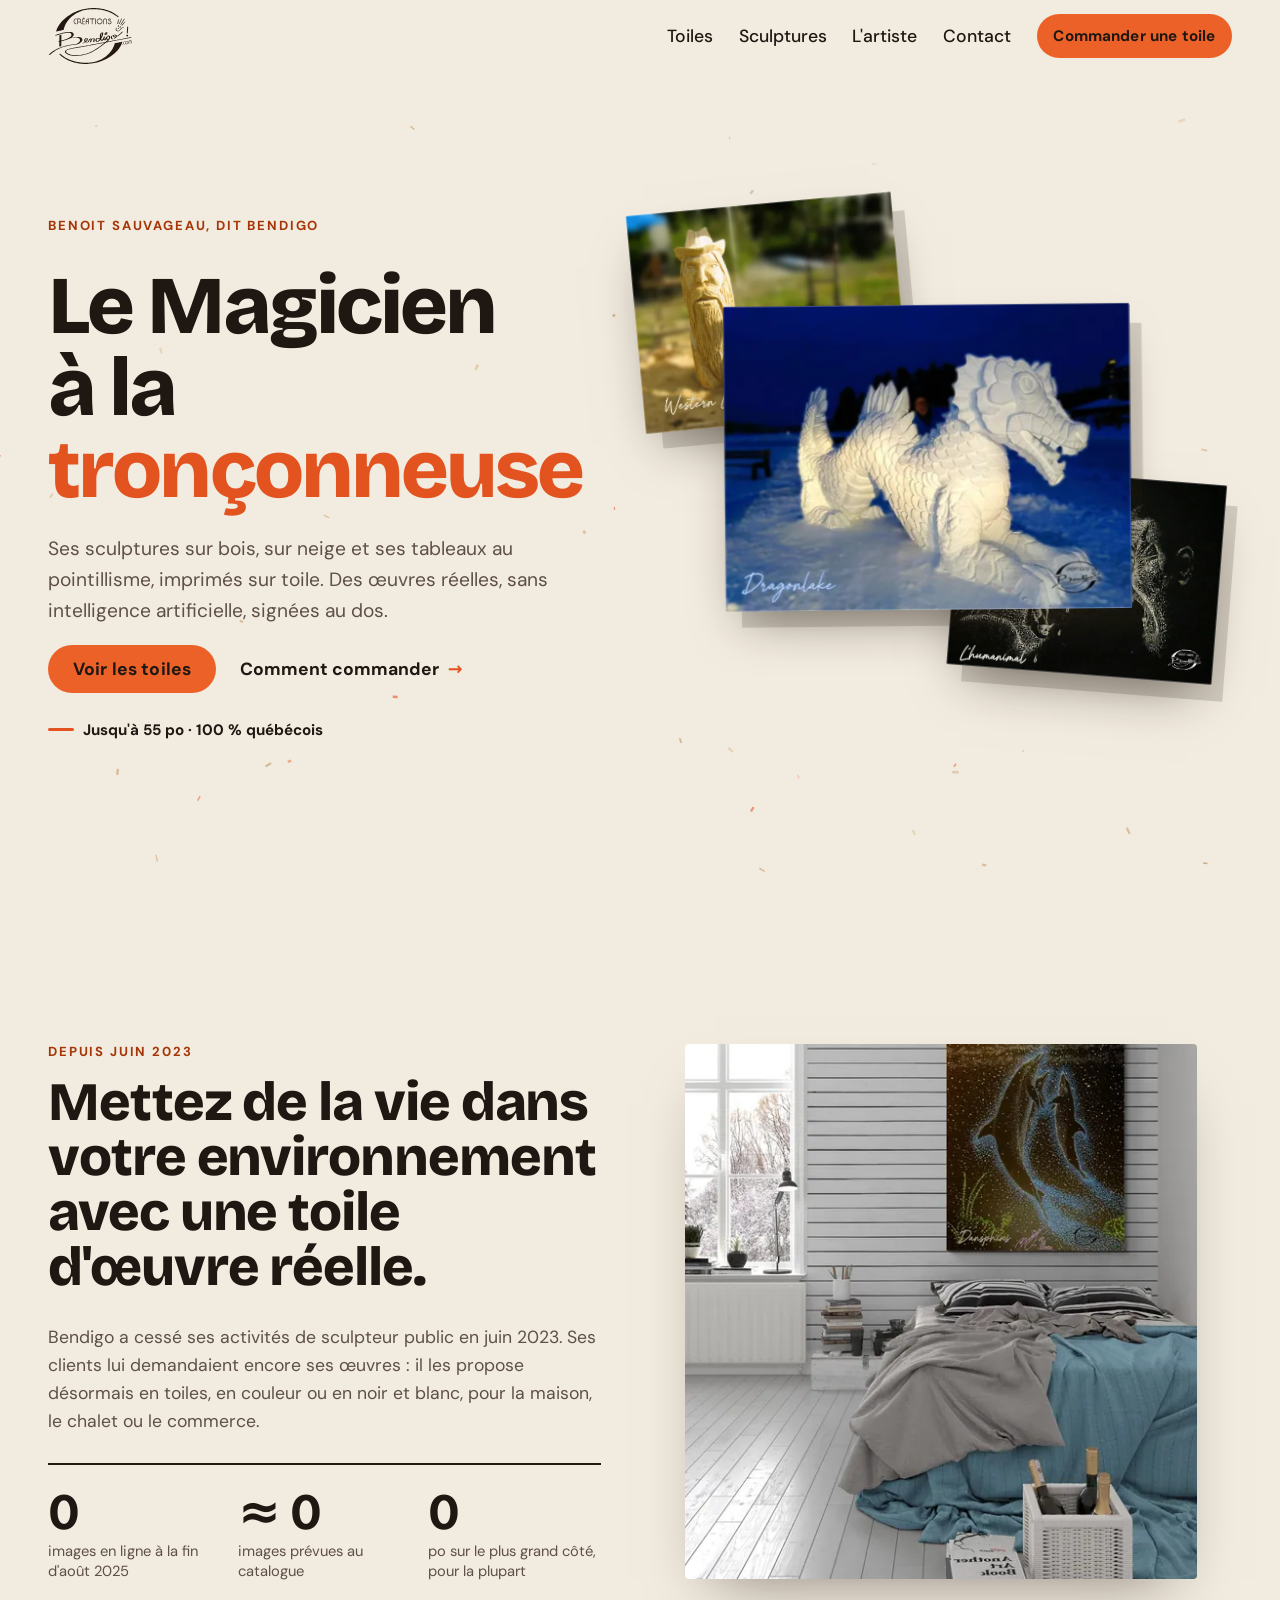
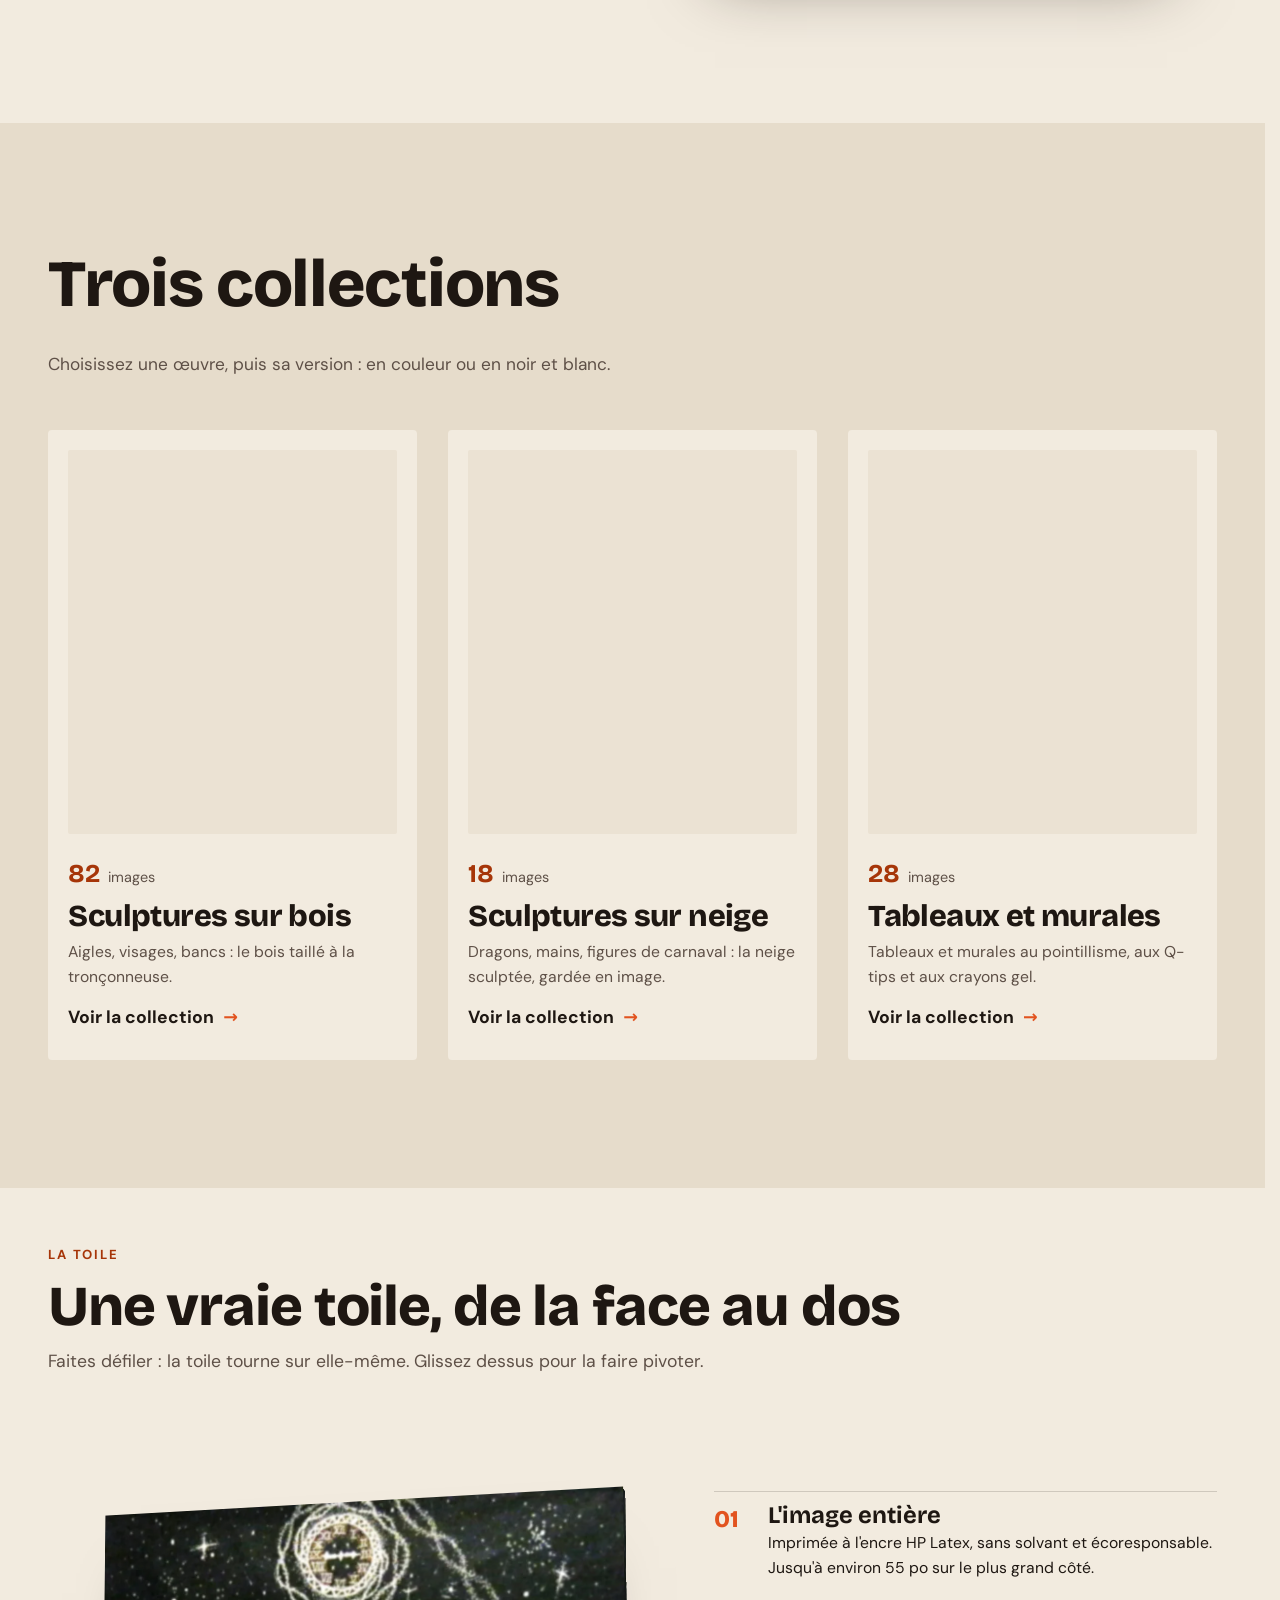
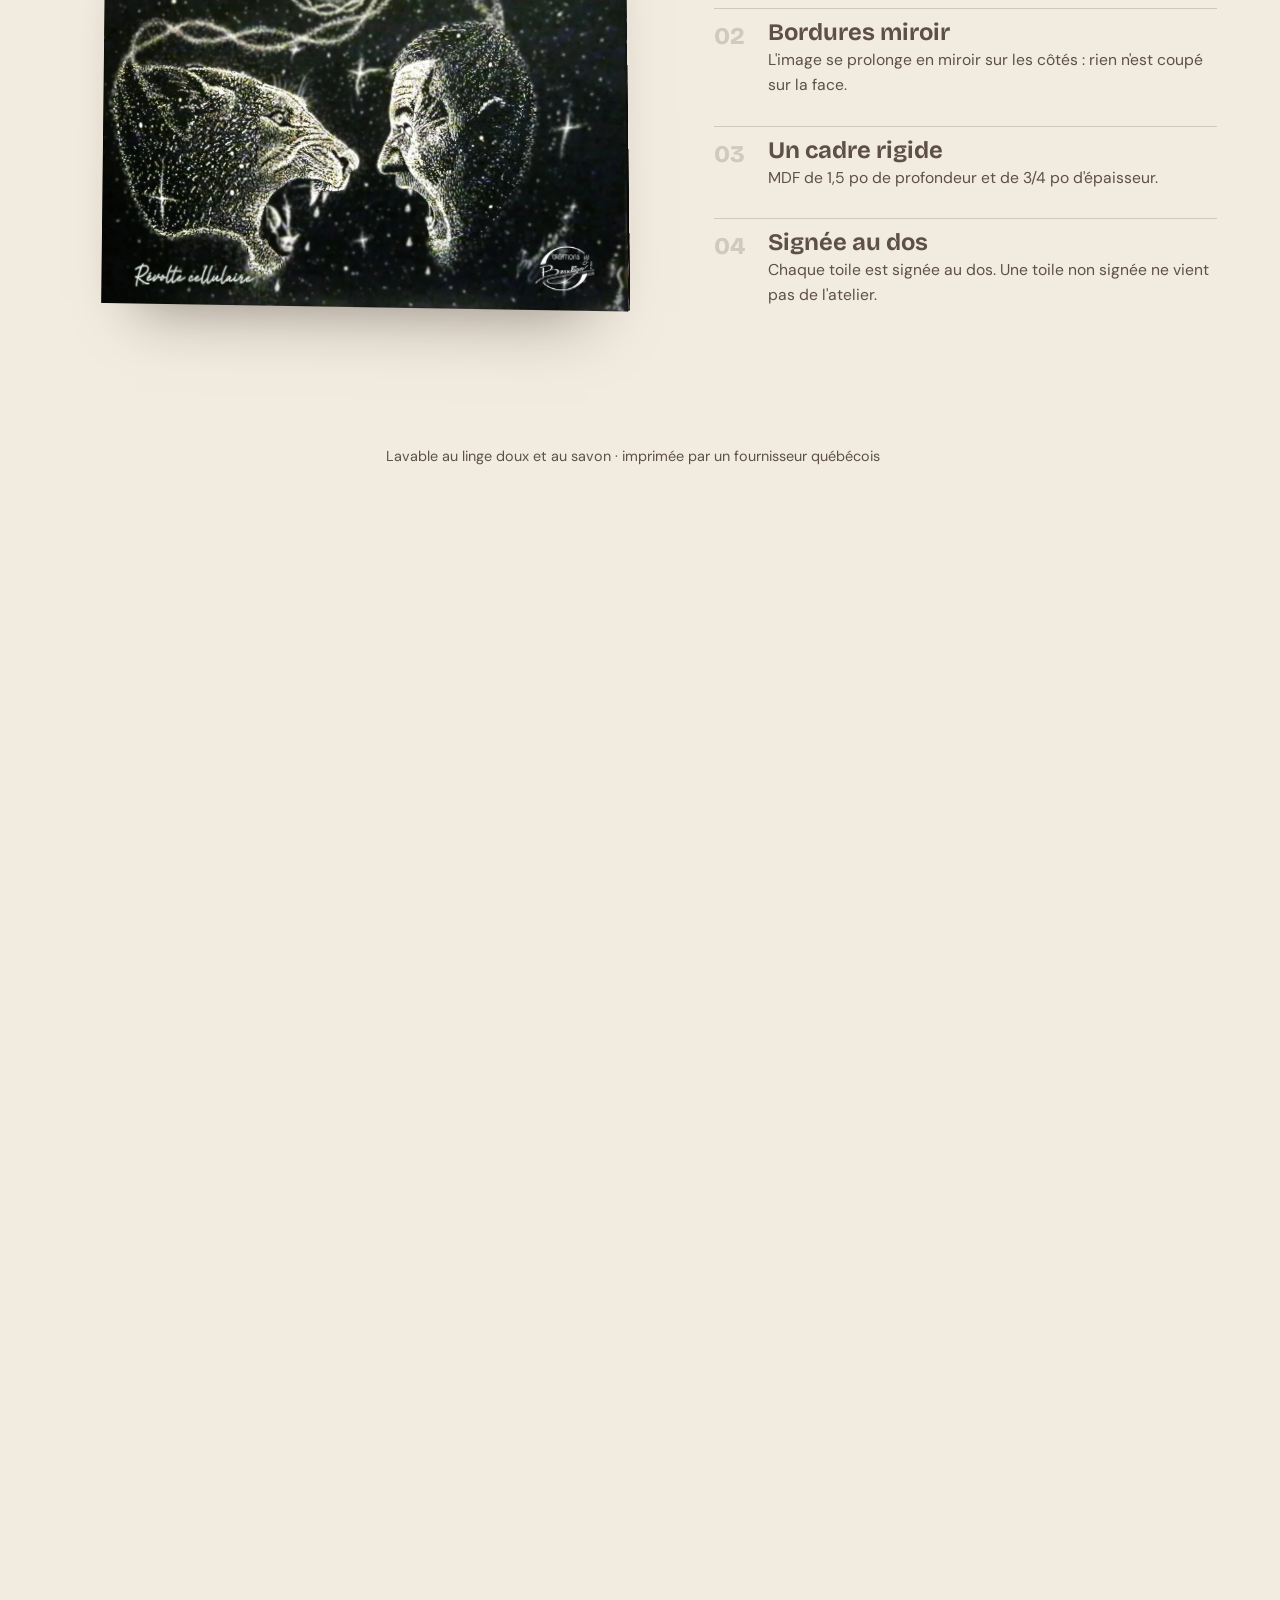
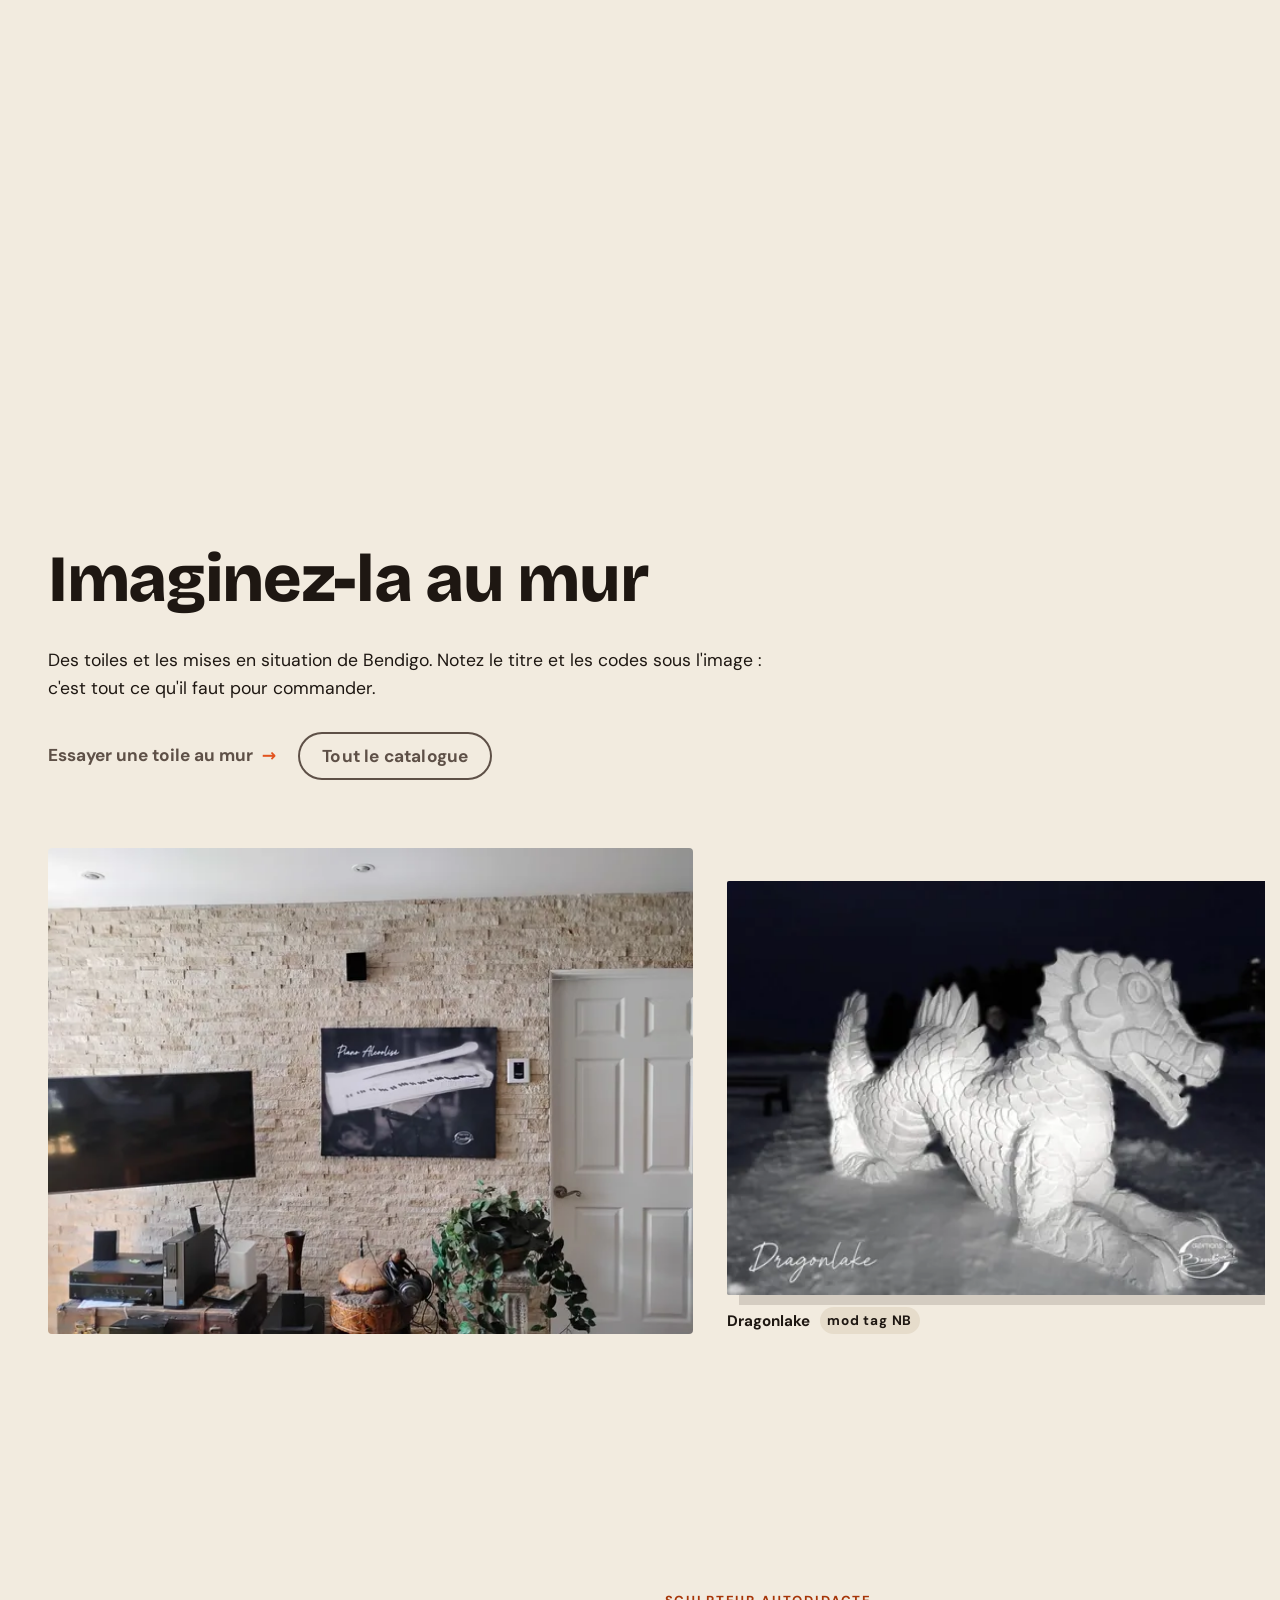
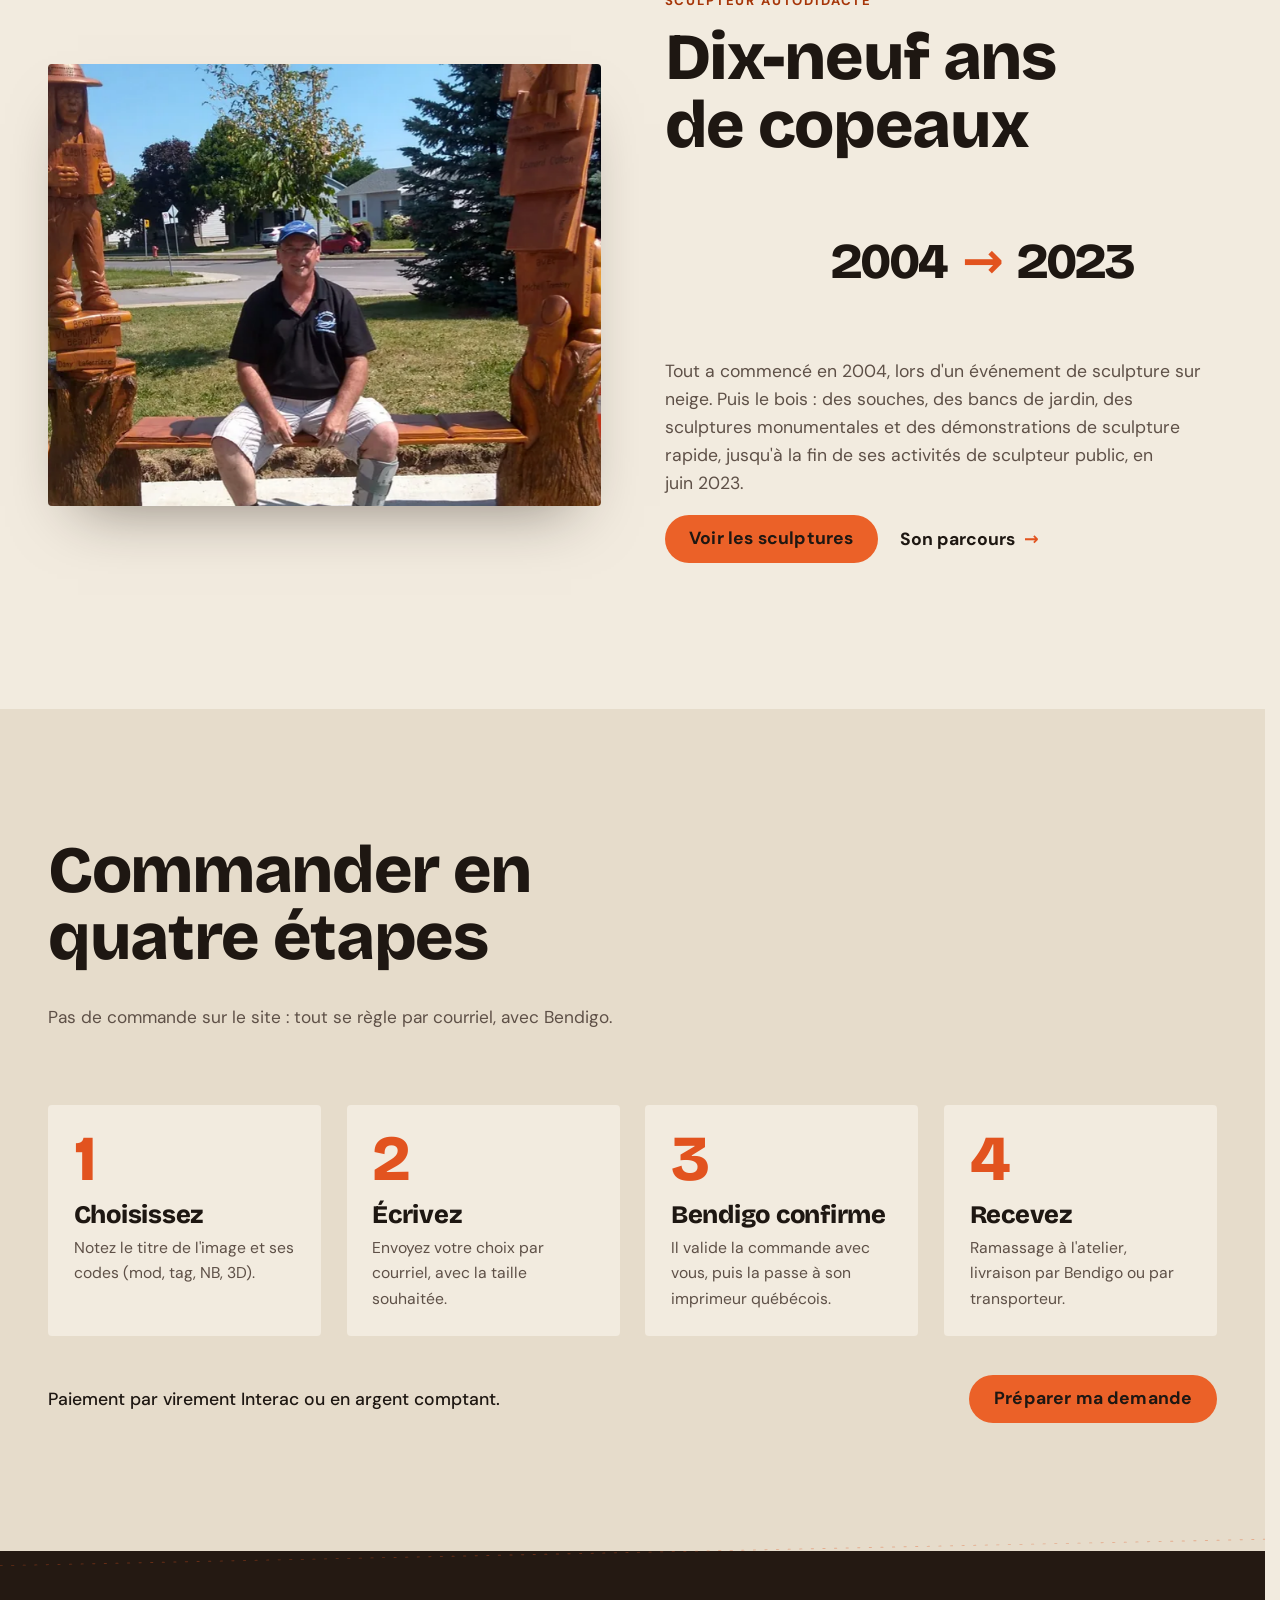
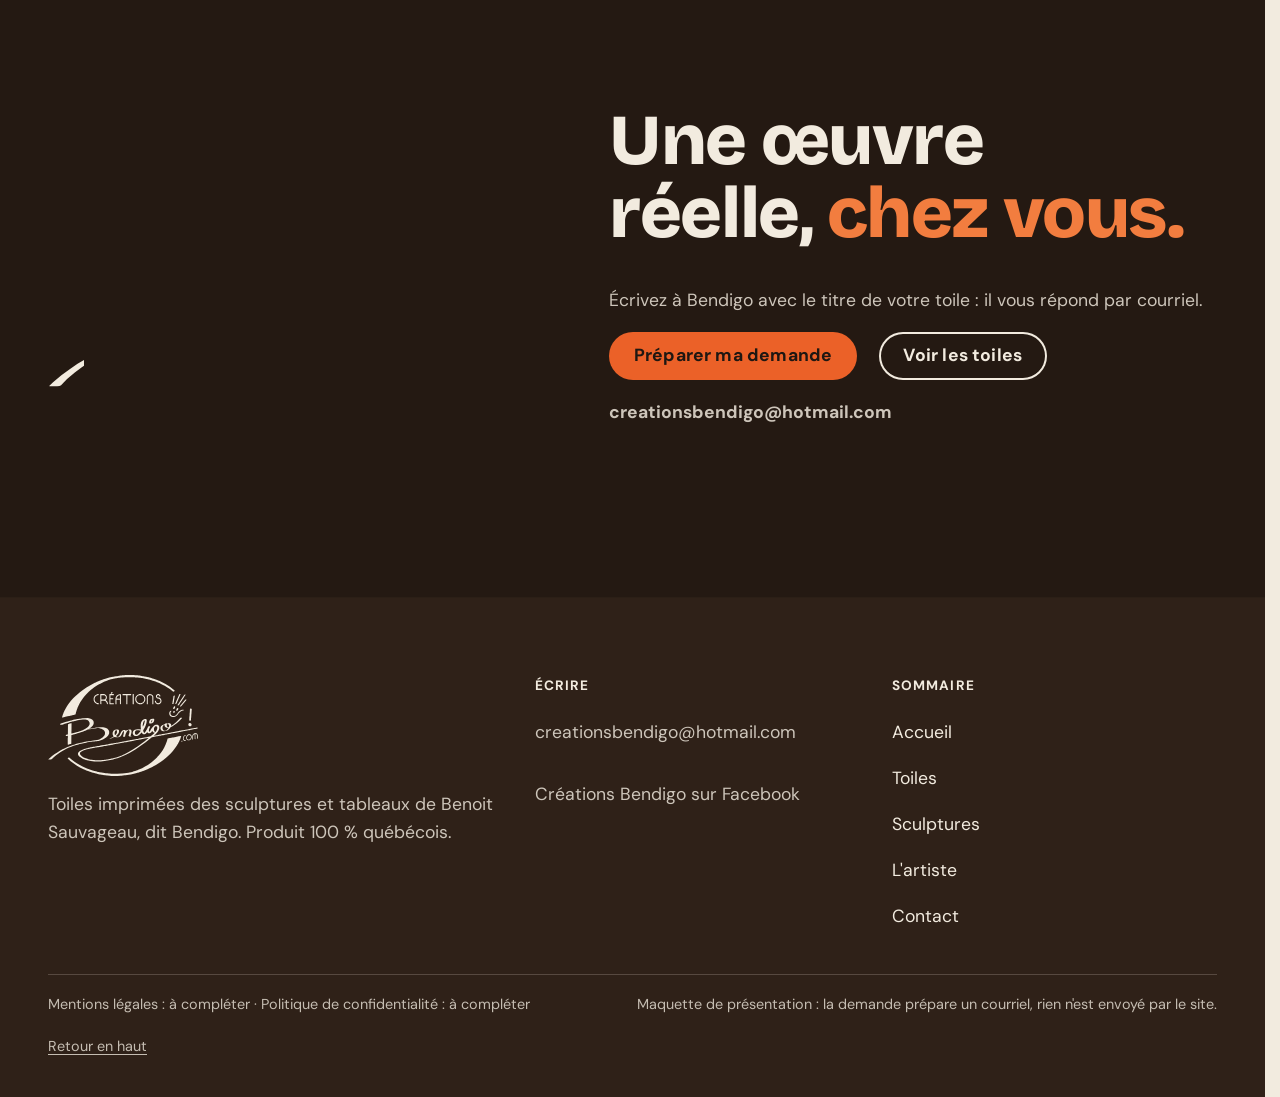
<file: index.html>
<!doctype html>
<html lang="fr" data-v="2">
<head>
<meta charset="utf-8">
<meta name="viewport" content="width=device-width, initial-scale=1, viewport-fit=cover">
<title>Créations Bendigo : toiles d&#39;œuvres réelles du Magicien à la tronçonneuse</title>
<meta name="description" content="Sculptures sur bois, sur neige et tableaux au pointillisme de Bendigo, imprimés sur toile jusqu&#39;à 55 po, signés au dos. Produit 100 % québécois.">
<meta name="robots" content="noindex, nofollow">
<link rel="canonical" href="https://creationsbendigo-maquette.vercel.app/">
<style>:root{--fond:#f2ebdf;--texte:#1e1712;--voile-fond:#241912;--ouverture-fond:#241912;--menu-fond:#241912}:root { --entete-h: 72px; --barres-h: 0px; } html { background: var(--fond); color: var(--texte); scrollbar-gutter: stable; } body { margin: 0; background: var(--fond); } html.js:not(.secours):not([data-arrivee="retour"]) [data-anime] { opacity: 0; } html.js:not(.secours):not([data-arrivee="retour"]) [data-anime].vu { opacity: 1; } [data-voile] { position: fixed; inset: 0; z-index: 900; background: var(--voile-fond); transform: translateY(100%); visibility: hidden; pointer-events: none; } html[data-arrivee="voile"]:not(.voile-leve):not(.secours) [data-voile] { transform: none; visibility: visible; } html.secours [data-voile] { visibility: hidden !important; } .ouverture-panneau { position: fixed; inset: 0; z-index: 850; display: none; place-content: center; justify-items: center; background: var(--ouverture-fond, var(--voile-fond)); color: var(--fond); text-align: center; } html.js[data-arrivee="intro"]:not(.secours):not(.intro-finie) .ouverture-panneau { display: grid; } html.defilement-bloque, html.defilement-bloque body, html.js[data-arrivee="intro"]:not(.secours):not(.intro-finie), html.js[data-arrivee="intro"]:not(.secours):not(.intro-finie) body, html[data-arrivee="voile"]:not(.voile-leve):not(.secours), html[data-arrivee="voile"]:not(.voile-leve):not(.secours) body { overflow: hidden; } html.js[data-arrivee="intro"]:not(.secours):not(.intro-finie) { background-color: var(--ouverture-fond, var(--voile-fond)); } html[data-arrivee="voile"]:not(.voile-leve):not(.secours) { background-color: var(--voile-fond); }</style>
<script>(function () {
var d = document.documentElement, ss = null, ls = null;
try { ss = window.sessionStorage; ls = window.localStorage; } catch (e) {}
d.classList.add('js');
var nav = performance.getEntriesByType ? performance.getEntriesByType('navigation')[0] : null;
var type = nav ? nav.type : 'navigate';
var depart = null;
try { depart = JSON.parse(ss.getItem('socle:depart') || 'null'); ss.removeItem('socle:depart'); } catch (e) {}
if (depart && !(Date.now() - depart.t < 15000)) depart = null;
var mode = type === 'back_forward' ? 'retour' : type === 'reload' ? 'intro' : depart ? 'voile' : 'intro';
d.setAttribute('data-arrivee', mode);
if (mode === 'voile' && depart.couleur) d.style.setProperty('--voile-fond', depart.couleur);
if (type === 'reload' && 'scrollRestoration' in history) {
history.scrollRestoration = 'manual';
}
try {
var choisie = ls && ls.getItem('socle:langue');
var langue = (d.lang || '').slice(0, 2);
if (choisie && choisie !== langue && type === 'navigate' && !depart) {
var alt = document.querySelector('link[rel="alternate"][hreflang="' + choisie + '"]');
if (alt) location.replace(new URL(alt.href).pathname + location.search + location.hash);
}
} catch (e) {}
setTimeout(function () { if (!d.classList.contains('demarre')) d.classList.add('secours'); }, 2000);
})();</script>
<link rel="preload" href="/assets/fonts/bricolage.woff2" as="font" type="font/woff2" crossorigin>
<link rel="stylesheet" href="/assets/css/socle.css?v=2">
<link rel="stylesheet" href="/assets/css/site.css?v=2">
<link rel="modulepreload" href="/assets/js/site.js?v=2">
<link rel="modulepreload" href="/assets/js/socle/index.js?v=2">
<script src="/assets/vendor/gsap.min.js" defer></script>
<script src="/assets/vendor/ScrollTrigger.min.js" defer></script>
<script src="/assets/vendor/SplitText.min.js" defer></script>
<script type="module" src="/assets/js/site.js?v=2"></script>
<meta name="theme-color" content="#f2ebdf">
<link rel="icon" href="/assets/images/favicon.svg" type="image/svg+xml">
<link rel="apple-touch-icon" href="/assets/images/apple-touch-icon.png">
<meta property="og:type" content="website">
<meta property="og:site_name" content="Créations Bendigo">
<meta property="og:locale" content="fr_FR">
<meta property="og:title" content="Créations Bendigo : toiles d&#39;œuvres réelles du Magicien à la tronçonneuse">
<meta property="og:description" content="Sculptures sur bois, sur neige et tableaux au pointillisme de Bendigo, imprimés sur toile jusqu&#39;à 55 po, signés au dos. Produit 100 % québécois.">
<meta property="og:url" content="https://creationsbendigo-maquette.vercel.app/">
<meta property="og:image" content="https://creationsbendigo-maquette.vercel.app/assets/partage/accueil-fr.jpg">
<meta property="og:image:width" content="1200">
<meta property="og:image:height" content="630">
<meta property="og:image:alt" content="Créations Bendigo : trois toiles, un banc sculpté, un dragon de neige et un tableau au pointillisme">
<meta name="twitter:card" content="summary_large_image">
<script type="application/ld+json">{"@context":"https://schema.org","@type":"Organization","name":"Créations Bendigo","url":"https://creationsbendigo-maquette.vercel.app/","email":"creationsbendigo@hotmail.com","founder":{"@type":"Person","name":"Benoit Sauvageau","alternateName":"Bendigo"},"sameAs":["https://www.facebook.com/Cr%C3%A9ations-Bendigocom-262792637254850"],"description":"Toiles imprimées des sculptures sur bois, sur neige et des tableaux au pointillisme de Bendigo, signées au dos. Produit québécois."}</script>
</head>
<body id="haut">
<div data-voile data-forme="coupe" aria-hidden="true"><span class="voile-trait"></span><div class="voile-contenu"><img src="/assets/images/logo-clair.svg" alt="" width="120" height="81"><span data-voile-libelle>Accueil</span></div></div>
<div class="ouverture-panneau" data-ouverture data-gouttiere="#241912" aria-hidden="true">
  <img class="ouverture-logo" src="/assets/images/logo-clair.svg" alt="" width="280" height="188" data-ouverture-objet>
  <p class="ouverture-ligne">Le Magicien à la tronçonneuse</p>
  <span class="ouverture-coupe"></span>
  <canvas class="ouverture-copeaux" width="10" height="10"></canvas>
</div>
<a class="evitement" href="#contenu">Aller au contenu</a>
<header data-entete>
  <div class="entete-rangee">
    <a class="entete-logo" href="/" data-libelle="Accueil" aria-label="Créations Bendigo, accueil" aria-current="page">
      <img src="/assets/images/logo.svg" alt="" width="70" height="47">
    </a>
    <nav data-nav aria-label="Navigation principale">
      <ul><li><a href="/toiles" data-libelle="Toiles">Toiles</a></li><li><a href="/sculptures" data-libelle="Sculptures">Sculptures</a></li><li><a href="/artiste" data-libelle="L&#39;artiste">L&#39;artiste</a></li><li><a href="/contact" data-libelle="Contact">Contact</a></li></ul>
    </nav>
    <div class="entete-actions">
      <a class="bouton" href="/contact#demande" data-libelle="Contact">Commander une toile <span class="demande-compte" data-demande-compte hidden></span></a>
      <button type="button" data-menu-bouton aria-controls="menu" aria-expanded="false" data-libelle-ouvrir="Menu" data-libelle-fermer="Fermer"><span data-libelle-bouton>Menu</span></button>
      <a class="menu-sansjs" href="#menu" data-menu-lien>Menu</a>
    </div>
  </div>
</header>
<script>/* Avant le premier affichage : rangées de la navigation (même règle que ajusterNav dans assets/js/socle/entete.js)
   et hauteur réelle de l'en-tête, pour que rien ne saute quand le JavaScript du site prend la main. */
(function () {
  var h = document.documentElement, u = document.querySelector('[data-nav] ul'), e = document.querySelector('[data-entete]');
  if (u) {
    var deborde = function () { return u.scrollWidth > u.clientWidth + 1; }, c = deborde();
    if (c && window.matchMedia('(min-width: 900px)').matches) {
      h.classList.add('nav-deux-rangees'); c = deborde();
      if (c) { h.classList.add('nav-deux-lignes'); var a = u.querySelector('a'); c = !a || u.getBoundingClientRect().height > a.getBoundingClientRect().height * 2.5; }
      if (c) h.classList.remove('nav-deux-rangees', 'nav-deux-lignes');
    }
    if (c) h.classList.add('nav-compacte');
  }
  if (e) h.style.setProperty('--entete-h', Math.round(e.getBoundingClientRect().height) + 'px');
})();</script>
<span id="menu-ferme" aria-hidden="true"></span>
<div id="menu" data-menu role="dialog" aria-modal="true" aria-label="Menu">
  <p class="menu-sansjs-fermer"><a href="#menu-ferme">Fermer</a></p>
  <ul><li style="--i:0"><a href="/" class="menu-lien" data-libelle="Accueil" aria-current="page">Accueil</a></li><li style="--i:1"><a href="/toiles" class="menu-lien" data-libelle="Toiles">Toiles</a></li><li style="--i:2"><a href="/sculptures" class="menu-lien" data-libelle="Sculptures">Sculptures</a></li><li style="--i:3"><a href="/artiste" class="menu-lien" data-libelle="L&#39;artiste">L&#39;artiste</a></li><li style="--i:4"><a href="/contact" class="menu-lien" data-libelle="Contact">Contact</a></li></ul>
  <p><a href="/contact#demande" class="bouton" data-libelle="Contact">Commander une toile</a></p>
  <p class="menu-courriel">creationsbendigo@hotmail.com</p>
</div>
<main id="contenu" tabindex="-1">
<section class="hero" id="debut">
  <canvas class="hero-sciure" data-effet="sciure" aria-hidden="true" width="10" height="10"></canvas>
  <div class="hero-texte">
    <p class="surtitre hero-sur ouv-el" data-anime="gsap">Benoit Sauvageau, dit Bendigo</p>
    <h1 class="hero-titre" data-anime="gsap"><span class="ligne-masque"><span class="hero-ligne">Le Magicien</span></span> <span class="ligne-masque"><span class="hero-ligne">à la</span></span> <span class="ligne-masque"><span class="hero-ligne accent">tronçonneuse</span></span></h1>
    <p class="hero-intro ouv-el" data-anime="gsap">Ses sculptures sur bois, sur neige et ses tableaux au pointillisme, imprimés sur toile. Des œuvres réelles, sans intelligence artificielle, signées au dos.</p>
    <p class="hero-actions ouv-el" data-anime="gsap">
      <a href="/toiles" class="bouton" data-libelle="Toiles" data-action-principale data-survol="magnetique">Voir les toiles</a>
      <a class="lien-fleche" href="#commander">Comment commander</a>
    </p>
    <p class="hero-info ouv-el" data-info-cle data-anime="gsap">Jusqu&#39;à 55 po · 100 % québécois</p>
  </div>
  <div class="hero-toiles" data-effet="eventail" data-souris>
    <figure class="media toile hero-toile hero-toile--1" style="--cadrage:50% 50%;aspect-ratio:2000 / 1641">
  <picture>
    <img src="/assets/images/toiles/western-lover-1600.webp" srcset="/assets/images/toiles/western-lover-480.webp 480w, /assets/images/toiles/western-lover-800.webp 800w, /assets/images/toiles/western-lover-1200.webp 1200w, /assets/images/toiles/western-lover-1600.webp 1600w" sizes="(max-width: 760px) 46vw, 22vw" alt="Western Lover" width="1600" height="1313" loading="lazy" decoding="async">
  </picture>
</figure>
    <figure class="media toile hero-toile hero-toile--3" style="--cadrage:50% 50%;aspect-ratio:4 / 3">
  <picture>
    <img src="/assets/images/toiles/humanimal-nb-1600.webp" srcset="/assets/images/toiles/humanimal-nb-480.webp 480w, /assets/images/toiles/humanimal-nb-800.webp 800w, /assets/images/toiles/humanimal-nb-1200.webp 1200w, /assets/images/toiles/humanimal-nb-1600.webp 1600w" sizes="(max-width: 760px) 46vw, 22vw" alt="L&#39;humanimal, en noir et blanc" width="1600" height="1200" loading="lazy" decoding="async">
  </picture>
</figure>
    <figure class="media toile hero-toile hero-toile--2" data-iris-centre style="--cadrage:50% 50%;aspect-ratio:4 / 3">
  <picture>
    <img src="/assets/images/toiles/dragonlake-1600.webp" srcset="/assets/images/toiles/dragonlake-480.webp 480w, /assets/images/toiles/dragonlake-800.webp 800w, /assets/images/toiles/dragonlake-1200.webp 1200w, /assets/images/toiles/dragonlake-1600.webp 1600w" sizes="(max-width: 760px) 70vw, 30vw" alt="Dragonlake" width="1600" height="1200" fetchpriority="high" loading="eager" decoding="async">
  </picture>
</figure>
  </div>
</section>
<section class="manifeste conteneur" id="toile-reelle">
  <div class="manifeste-texte">
    <p class="surtitre" data-anime>Depuis juin 2023</p>
    <h2 class="manifeste-titre" data-anime="lignes">Mettez de la vie dans votre environnement avec une toile d&#39;œuvre réelle.</h2>
    <p data-anime>Bendigo a cessé ses activités de sculpteur public en juin 2023. Ses clients lui demandaient encore ses œuvres : il les propose désormais en toiles, en couleur ou en noir et blanc, pour la maison, le chalet ou le commerce.</p>
    <ul class="chiffres manifeste-chiffres" data-anime>
      <li><strong data-compteur="130">130</strong> <span>images en ligne à la fin d&#39;août 2025</span></li>
      <li><strong>≈ <span data-compteur="300">300</span></strong> <span>images prévues au catalogue</span></li>
      <li><strong data-compteur="55">55</strong> <span>po sur le plus grand côté, pour la plupart</span></li>
    </ul>
  </div>
  <figure class="media manifeste-media" data-fx="parallaxe" style="--cadrage:50% 50%;aspect-ratio:1911 / 2000">
  <picture>
    <img src="/assets/images/decor/chambre-1400.webp" srcset="/assets/images/decor/chambre-640.webp 640w, /assets/images/decor/chambre-1000.webp 1000w, /assets/images/decor/chambre-1400.webp 1400w" sizes="(max-width: 760px) 100vw, 40vw" alt="Toile de dauphins de Bendigo, accrochée au-dessus d&#39;un lit" width="1400" height="1465" loading="lazy" decoding="async">
  </picture>
</figure>
</section>
<section class="collections" id="collections">
  <div class="conteneur">
    <div class="tete-section">
      <h2 data-anime="lignes">Trois collections</h2>
      <p data-anime>Choisissez une œuvre, puis sa version : en couleur ou en noir et blanc.</p>
    </div>
    <div class="collections-grille" data-anime="cascade">
      <a class="collection" href="/toiles?collection=bois#catalogue" data-libelle="Toiles">
        <span class="collection-image" data-survol="incline"><figure class="media toile" style="--cadrage:50% 50%;aspect-ratio:899 / 1740">
  <picture>
    <img src="/assets/images/toiles/cliff-eagle-egg-mind-800.webp" srcset="/assets/images/toiles/cliff-eagle-egg-mind-480.webp 480w, /assets/images/toiles/cliff-eagle-egg-mind-800.webp 800w" sizes="(max-width: 760px) 70vw, 22vw" alt="" width="800" height="1548" loading="lazy" decoding="async">
  </picture>
</figure></span>
        <span class="collection-nombre"><strong>82</strong> images</span>
        <span class="collection-titre">Sculptures sur bois</span>
        <span class="collection-texte">Aigles, visages, bancs : le bois taillé à la tronçonneuse.</span>
        <span class="lien-fleche">Voir la collection</span>
      </a><a class="collection" href="/toiles?collection=neige#catalogue" data-libelle="Toiles">
        <span class="collection-image" data-survol="incline"><figure class="media toile" style="--cadrage:50% 50%;aspect-ratio:1218 / 2000">
  <picture>
    <img src="/assets/images/toiles/divinementmains-nb-1200.webp" srcset="/assets/images/toiles/divinementmains-nb-480.webp 480w, /assets/images/toiles/divinementmains-nb-800.webp 800w, /assets/images/toiles/divinementmains-nb-1200.webp 1200w" sizes="(max-width: 760px) 70vw, 22vw" alt="" width="1200" height="1970" loading="lazy" decoding="async">
  </picture>
</figure></span>
        <span class="collection-nombre"><strong>18</strong> images</span>
        <span class="collection-titre">Sculptures sur neige</span>
        <span class="collection-texte">Dragons, mains, figures de carnaval : la neige sculptée, gardée en image.</span>
        <span class="lien-fleche">Voir la collection</span>
      </a><a class="collection" href="/toiles?collection=tableaux#catalogue" data-libelle="Toiles">
        <span class="collection-image" data-survol="incline"><figure class="media toile" style="--cadrage:50% 50%;aspect-ratio:1654 / 2000">
  <picture>
    <img src="/assets/images/toiles/re-invention-tour-nb-1600.webp" srcset="/assets/images/toiles/re-invention-tour-nb-480.webp 480w, /assets/images/toiles/re-invention-tour-nb-800.webp 800w, /assets/images/toiles/re-invention-tour-nb-1200.webp 1200w, /assets/images/toiles/re-invention-tour-nb-1600.webp 1600w" sizes="(max-width: 760px) 70vw, 22vw" alt="" width="1600" height="1935" loading="lazy" decoding="async">
  </picture>
</figure></span>
        <span class="collection-nombre"><strong>28</strong> images</span>
        <span class="collection-titre">Tableaux et murales</span>
        <span class="collection-texte">Tableaux et murales au pointillisme, aux Q-tips et aux crayons gel.</span>
        <span class="lien-fleche">Voir la collection</span>
      </a>
    </div>
  </div>
</section>
<section class="toile3d" id="la-toile" data-scene data-entete-cache>
  <div class="toile3d-collant" data-collant>
    <div class="toile3d-tete">
      <p class="surtitre">La toile</p>
      <h2 data-anime="lignes">Une vraie toile, de la face au dos</h2>
      <p class="toile3d-aide masque-ecran-bas">Faites défiler : la toile tourne sur elle-même. Glissez dessus pour la faire pivoter.</p>
    </div>
    <div class="toile3d-scene" data-effet="toile-3d" data-grille="manipuler" data-visuel>
      <div class="toile3d-pivot">
      <div class="toile3d-objet">
        <div class="t3-face t3-avant"><figure class="media " style="--cadrage:50% 50%;aspect-ratio:4 / 3">
  <picture>
    <img src="/assets/images/toiles/revolte-cellulaire-nb-1600.webp" srcset="/assets/images/toiles/revolte-cellulaire-nb-480.webp 480w, /assets/images/toiles/revolte-cellulaire-nb-800.webp 800w, /assets/images/toiles/revolte-cellulaire-nb-1200.webp 1200w, /assets/images/toiles/revolte-cellulaire-nb-1600.webp 1600w" sizes="(max-width: 760px) 80vw, 40vw" alt="Toile de Révolte cellulaire, vue de face" width="1600" height="1200" loading="lazy" decoding="async">
  </picture>
</figure></div>
        <div class="t3-face t3-droite" aria-hidden="true"></div>
        <div class="t3-face t3-gauche" aria-hidden="true"></div>
        <div class="t3-face t3-haut" aria-hidden="true"></div>
        <div class="t3-face t3-bas" aria-hidden="true"></div>
        <div class="t3-face t3-dos" data-face="dos">
          <span class="t3-traverse t3-traverse--v" aria-hidden="true"></span>
          <span class="t3-traverse t3-traverse--h" aria-hidden="true"></span>
          <span class="t3-signature"><svg class="logo-svg logo-dos" viewBox="0 0 640 430" aria-hidden="true" data-typo-ignorer>
<defs><clipPath id="sig-1"><rect class="sig-masque" x="0" y="0" width="640" height="430"/></clipPath></defs>
<path fill="currentColor" fill-rule="evenodd" clip-path="url(#sig-1)" d="M572.2 279.5 L570.8 279.8 L569.5 280.8 L569.2 283.2 L569.5 284.0 L570.2 284.5 L572.5 284.2 L573.2 283.5 L573.2 280.2ZM568.2 260.0 L567.8 259.5 L563.2 260.0 L560.0 261.0 L556.8 261.2 L553.2 262.2 L550.2 262.5 L548.2 263.2 L545.2 263.5 L533.8 266.0 L530.5 266.2 L528.5 267.0 L525.0 267.2 L522.0 268.2 L518.8 268.5 L515.5 269.5 L511.2 270.0 L510.5 270.8 L509.5 273.2 L509.0 276.2 L508.2 277.5 L508.0 279.5 L501.8 296.2 L495.5 309.2 L488.0 322.0 L481.8 331.0 L473.2 341.8 L466.0 349.5 L465.8 350.2 L459.2 356.8 L458.0 357.5 L452.0 363.2 L442.0 371.5 L426.0 382.8 L415.8 389.0 L401.5 396.5 L385.2 403.8 L383.0 404.2 L382.0 405.0 L380.5 405.2 L371.8 408.8 L370.0 409.0 L368.0 410.0 L366.0 410.2 L363.8 411.2 L362.0 411.5 L355.2 413.8 L352.8 414.0 L350.0 415.0 L347.0 415.2 L344.0 416.2 L326.5 418.5 L316.2 419.0 L314.8 419.5 L295.5 420.2 L270.5 420.0 L261.8 419.5 L260.0 419.0 L252.5 418.8 L246.5 417.8 L241.5 417.5 L238.2 417.0 L237.2 416.5 L232.8 416.2 L230.5 415.5 L225.2 415.0 L222.0 414.0 L218.8 413.8 L216.8 413.0 L213.0 412.5 L210.2 411.5 L207.5 411.2 L205.0 410.2 L202.5 410.0 L200.2 409.0 L197.8 408.8 L195.5 407.8 L193.5 407.5 L175.0 401.5 L173.2 400.5 L171.8 400.2 L170.0 399.2 L168.5 399.0 L151.8 391.8 L145.2 388.2 L143.5 387.8 L128.2 379.2 L127.2 378.2 L126.2 378.0 L113.0 369.2 L100.5 359.8 L90.5 351.0 L89.0 351.0 L87.8 352.0 L85.8 352.8 L84.2 354.2 L84.0 355.8 L96.5 367.0 L108.5 376.2 L123.5 386.2 L136.2 393.5 L154.0 402.2 L158.2 403.8 L159.8 404.8 L161.2 405.0 L163.5 406.2 L164.2 406.2 L166.5 407.5 L170.8 408.8 L176.0 411.0 L185.8 414.0 L187.0 414.8 L189.0 415.0 L191.2 416.0 L193.2 416.2 L204.8 419.8 L206.2 419.8 L209.0 420.8 L211.5 421.0 L220.5 423.2 L223.2 423.5 L228.2 424.8 L230.5 424.8 L234.5 425.8 L252.0 427.8 L253.5 428.2 L264.0 428.8 L265.8 429.5 L268.0 429.2 L269.2 429.8 L301.2 429.8 L301.8 429.2 L304.2 429.5 L305.8 428.8 L313.0 428.5 L326.2 426.8 L330.2 426.8 L353.2 423.2 L375.2 418.2 L381.2 416.2 L387.8 414.8 L389.8 413.8 L391.8 413.5 L393.8 412.5 L395.5 412.2 L396.8 411.5 L402.8 409.8 L404.5 408.8 L406.2 408.5 L427.0 400.0 L428.5 399.0 L435.2 396.2 L445.2 391.2 L446.5 390.2 L450.0 388.8 L460.5 382.8 L480.2 370.2 L492.2 361.5 L507.5 349.0 L523.5 333.8 L532.8 323.5 L543.2 310.2 L549.2 301.5 L549.8 300.2 L550.8 299.2 L551.0 298.2 L554.5 293.0 L560.5 281.5 L560.8 280.2 L564.5 272.2 L564.8 270.8 L565.2 270.2 L567.0 264.2 L568.0 262.2ZM587.0 255.0 L583.2 256.5 L579.2 260.0 L577.0 263.5 L575.8 267.2 L575.8 272.2 L577.2 276.5 L579.5 279.0 L583.0 280.8 L587.5 280.8 L588.0 280.2 L588.0 278.5 L587.5 277.8 L585.2 278.0 L582.0 276.8 L580.5 275.2 L579.2 273.2 L578.5 269.2 L579.2 265.8 L582.0 261.2 L583.5 260.0 L587.8 258.0 L587.8 255.5ZM605.8 252.5 L600.2 252.5 L597.2 253.8 L593.0 257.5 L590.5 261.8 L589.5 266.0 L589.5 268.5 L590.5 272.2 L593.0 275.8 L596.5 278.0 L603.0 278.0 L605.8 276.8 L607.8 275.2 L610.0 272.8 L612.5 268.2 L613.2 263.8 L612.5 259.0 L611.2 256.5 L608.5 253.8ZM605.8 256.0 L608.8 258.8 L610.0 261.5 L610.2 264.8 L609.0 268.8 L607.8 270.8 L605.2 273.2 L603.0 274.8 L599.0 275.2 L596.8 274.5 L594.0 272.0 L593.0 270.2 L593.0 263.5 L595.5 259.2 L597.2 257.5 L599.5 256.0 L603.0 255.5ZM634.5 248.8 L632.8 247.8 L630.0 247.2 L625.5 247.8 L622.8 249.0 L618.2 253.5 L616.5 256.8 L615.8 260.0 L615.8 274.0 L616.2 275.0 L617.5 275.2 L618.8 274.0 L618.8 259.2 L620.0 256.2 L621.2 254.5 L623.5 252.2 L624.5 251.8 L625.8 253.0 L626.0 255.5 L626.0 271.8 L626.2 272.5 L627.2 273.2 L629.0 272.5 L629.2 270.2 L628.8 269.2 L628.5 251.8 L629.2 250.5 L632.2 251.2 L634.0 252.8 L635.8 255.5 L636.2 257.5 L636.2 270.0 L636.8 271.0 L639.8 270.5 L639.5 257.5 L638.0 252.8 L636.2 250.2ZM261.8 271.5 L264.2 271.8 L269.0 270.5 L280.0 265.5 L283.5 263.5 L290.8 265.5 L296.0 265.5 L300.0 264.5 L302.8 264.2 L306.5 262.8 L309.2 260.8 L312.5 256.8 L319.2 242.8 L322.2 238.8 L322.8 238.8 L323.8 240.2 L324.0 244.8 L323.2 247.8 L322.8 252.5 L320.5 260.0 L320.2 262.8 L320.8 263.2 L322.8 263.2 L324.2 262.8 L327.5 262.5 L328.8 261.8 L330.2 254.5 L332.8 247.5 L336.5 240.8 L338.8 238.0 L341.8 235.2 L343.5 234.2 L345.2 235.0 L346.0 235.8 L347.5 238.5 L347.8 240.5 L347.2 245.5 L346.8 246.5 L346.2 250.0 L345.2 252.2 L345.0 254.5 L344.0 256.8 L344.0 259.0 L345.5 261.0 L348.5 262.0 L352.0 262.0 L355.5 261.2 L356.8 260.5 L356.0 260.0 L353.2 259.8 L352.8 259.2 L352.8 257.5 L356.0 246.0 L356.2 241.5 L356.8 240.2 L356.0 235.8 L354.0 233.2 L351.8 232.2 L347.0 232.2 L339.5 233.8 L335.8 235.2 L332.5 237.5 L331.8 237.5 L329.5 235.0 L328.2 234.2 L324.2 234.2 L320.0 235.2 L316.8 237.2 L313.5 240.5 L309.8 246.8 L309.0 249.0 L305.2 256.5 L303.2 259.5 L299.8 263.0 L297.8 263.5 L293.8 262.2 L291.2 261.0 L290.5 260.2 L290.5 259.2 L297.8 252.5 L300.2 249.0 L301.8 246.0 L303.0 242.2 L303.2 237.5 L302.8 235.2 L300.8 233.0 L297.0 231.5 L292.0 231.5 L286.2 233.0 L280.5 236.8 L277.8 240.5 L276.2 244.0 L276.0 247.5 L275.5 249.0 L276.0 253.5 L277.5 257.5 L279.8 260.5 L279.5 261.5 L273.0 265.8ZM290.8 234.0 L291.5 234.2 L293.0 236.0 L294.2 239.0 L294.2 245.0 L292.0 250.0 L290.5 252.0 L287.0 255.5 L286.2 255.8 L284.8 253.5 L284.2 251.2 L284.5 244.2 L287.2 237.8 L288.8 235.8ZM601.5 205.8 L599.5 207.8 L599.0 209.2 L599.0 213.2 L600.5 216.0 L602.5 217.5 L604.5 218.2 L608.0 218.2 L610.0 217.5 L612.0 215.2 L612.8 213.0 L612.5 209.8 L611.2 207.5 L609.8 206.0 L607.0 204.8 L603.8 204.8ZM638.5 225.2 L637.8 224.2 L637.0 224.0 L631.8 224.2 L628.2 225.2 L625.0 225.5 L621.8 226.5 L618.5 226.8 L615.2 227.8 L611.8 228.0 L608.8 229.0 L606.8 229.0 L595.5 231.5 L592.2 231.8 L589.0 232.8 L585.8 233.0 L583.8 233.8 L580.5 234.0 L577.0 235.0 L572.5 235.5 L562.8 237.8 L561.0 237.8 L557.5 238.8 L554.2 239.0 L552.0 239.8 L541.2 241.5 L537.8 242.5 L534.8 242.8 L531.2 243.8 L528.0 244.0 L526.0 244.8 L513.5 246.8 L511.5 247.5 L508.5 247.8 L505.0 248.8 L503.2 248.8 L498.2 250.0 L488.5 251.5 L485.0 252.5 L482.0 252.8 L480.0 253.5 L477.0 253.8 L473.2 254.8 L468.8 255.2 L466.8 256.0 L463.2 256.2 L460.2 257.2 L456.8 257.5 L454.8 258.2 L453.5 258.2 L453.5 256.8 L458.0 253.0 L464.0 247.0 L469.2 240.2 L472.0 235.5 L474.2 229.5 L474.8 225.8 L474.5 220.0 L473.2 216.5 L470.5 213.5 L468.0 212.2 L466.0 211.8 L459.8 212.0 L454.5 214.2 L451.8 216.2 L444.0 224.5 L439.2 231.2 L435.0 239.2 L433.0 241.2 L432.0 241.0 L431.2 240.2 L430.5 236.8 L430.5 234.8 L431.5 229.8 L433.8 225.0 L433.8 224.2 L434.8 222.8 L435.8 220.2 L435.8 219.2 L435.0 218.2 L434.2 218.0 L429.5 218.2 L427.0 220.2 L424.0 227.2 L421.5 232.2 L418.0 237.8 L417.8 238.8 L412.2 246.2 L411.0 246.5 L409.5 245.0 L408.0 242.2 L406.8 239.0 L406.2 235.5 L406.8 234.0 L407.5 233.2 L412.5 224.2 L412.8 223.0 L414.0 221.0 L417.5 212.8 L417.8 211.0 L418.5 209.8 L419.2 206.0 L420.0 204.2 L421.5 195.0 L421.2 190.8 L419.2 188.0 L417.2 187.2 L413.0 187.5 L407.5 189.8 L403.8 192.2 L401.8 194.2 L399.8 197.2 L397.2 202.5 L396.8 205.5 L396.0 207.2 L395.5 211.5 L395.5 222.8 L396.5 230.8 L395.5 231.5 L388.8 230.5 L383.0 230.5 L375.5 231.8 L371.5 233.0 L368.5 234.5 L365.8 236.8 L362.8 241.0 L361.5 245.2 L361.5 249.0 L362.5 252.5 L364.8 255.8 L368.2 258.2 L372.0 259.5 L379.2 259.5 L383.0 258.2 L389.5 254.5 L393.5 251.0 L399.0 245.0 L400.0 245.0 L400.5 245.5 L401.8 248.0 L404.8 251.0 L407.5 252.2 L412.5 252.2 L415.2 251.2 L418.0 249.5 L423.0 244.2 L423.8 244.2 L425.5 246.0 L428.5 247.5 L433.5 248.0 L436.2 247.2 L439.8 244.8 L441.8 242.2 L443.8 238.8 L444.8 238.0 L445.8 239.0 L446.8 241.8 L448.8 244.0 L451.2 245.2 L454.8 245.2 L455.0 245.8 L451.2 249.8 L438.0 261.0 L433.8 262.2 L432.0 262.2 L420.5 264.8 L417.2 265.0 L414.0 266.0 L410.5 266.2 L407.2 267.2 L405.5 267.2 L395.5 269.5 L392.2 269.8 L388.8 270.8 L385.5 271.0 L382.0 272.0 L377.5 272.5 L374.0 273.5 L371.0 273.8 L369.0 274.5 L365.5 274.8 L363.5 275.5 L360.5 275.8 L355.5 277.0 L352.2 277.2 L349.0 278.2 L345.5 278.5 L343.5 279.2 L332.5 281.0 L329.2 282.0 L325.5 282.2 L322.2 283.2 L320.5 283.2 L315.2 284.5 L312.2 284.8 L310.2 285.5 L305.5 286.0 L301.8 287.0 L299.5 287.0 L296.2 288.0 L291.2 288.5 L289.0 289.2 L285.8 289.5 L275.0 291.8 L271.5 292.0 L268.0 293.0 L264.2 293.2 L253.5 295.5 L248.8 296.0 L246.5 296.8 L244.2 296.8 L239.2 298.0 L228.5 299.5 L226.2 300.2 L223.0 300.5 L218.0 301.8 L214.5 302.0 L212.5 302.8 L207.5 303.2 L204.0 304.2 L201.8 304.2 L199.5 305.0 L194.0 305.8 L185.0 307.8 L181.8 308.0 L179.2 309.0 L176.2 309.2 L173.2 310.2 L170.8 310.5 L168.5 311.5 L166.2 311.8 L159.5 314.0 L157.5 314.2 L155.5 315.2 L153.8 315.5 L152.0 316.5 L150.5 316.8 L149.5 317.5 L145.0 319.0 L136.2 323.8 L133.5 325.8 L130.2 329.0 L128.5 331.8 L128.0 333.2 L128.0 338.5 L129.5 342.0 L132.2 345.5 L137.0 349.5 L146.2 355.2 L152.5 358.2 L153.8 358.5 L154.8 359.2 L156.2 359.5 L158.0 360.5 L159.8 360.8 L161.5 361.8 L163.5 362.0 L165.8 363.0 L173.0 364.5 L175.0 365.2 L178.2 365.5 L182.5 366.5 L198.2 368.0 L225.0 367.8 L248.5 365.2 L251.2 364.5 L256.2 364.0 L258.5 363.2 L260.2 363.2 L265.0 362.0 L268.0 361.8 L270.8 360.8 L273.8 360.5 L276.5 359.5 L277.8 359.5 L286.0 357.0 L288.0 356.8 L290.2 355.8 L292.5 355.5 L293.8 354.8 L296.2 354.2 L305.0 351.0 L307.2 350.5 L308.2 349.8 L310.0 349.5 L330.0 341.0 L347.2 332.2 L360.2 324.8 L374.2 316.0 L392.5 303.8 L416.8 286.0 L441.8 266.0 L443.8 264.8 L454.5 263.0 L456.5 262.2 L460.0 262.0 L463.0 261.0 L466.5 260.8 L469.8 259.8 L473.0 259.5 L476.5 258.5 L479.8 258.2 L482.8 257.2 L486.2 257.0 L488.0 256.2 L491.2 256.0 L502.8 253.5 L506.0 253.2 L508.2 252.5 L517.5 251.0 L522.5 249.8 L524.2 249.8 L529.2 248.5 L531.0 248.5 L534.5 247.5 L537.5 247.2 L539.5 246.5 L552.0 244.5 L554.0 243.8 L557.2 243.5 L560.8 242.5 L563.8 242.2 L566.0 241.5 L576.8 239.8 L580.2 238.8 L583.5 238.5 L587.0 237.5 L588.8 237.5 L598.5 235.2 L603.0 234.8 L606.5 233.8 L609.8 233.5 L611.8 232.8 L615.0 232.5 L624.8 230.2 L629.2 229.8 L632.8 228.8 L634.8 228.8 L637.8 227.5 L638.5 226.5ZM428.2 268.5 L428.2 269.0 L426.8 270.5 L412.5 281.8 L383.5 303.0 L362.0 317.5 L344.0 328.2 L324.2 338.5 L323.0 338.8 L318.8 341.0 L316.8 341.5 L315.8 342.2 L308.2 345.0 L306.5 346.0 L291.5 351.0 L289.5 351.2 L288.0 352.0 L284.8 352.5 L283.2 353.2 L277.2 354.8 L275.0 355.0 L273.2 355.8 L270.5 356.0 L267.5 357.0 L264.5 357.2 L262.5 358.0 L258.2 358.5 L253.0 359.8 L249.8 360.0 L247.0 360.8 L242.2 361.0 L237.5 362.0 L229.8 362.2 L227.8 362.8 L204.2 363.0 L200.2 362.8 L198.5 362.2 L191.8 362.0 L187.8 361.0 L182.5 360.5 L172.5 358.2 L165.8 356.0 L163.8 355.8 L152.0 351.0 L144.5 346.2 L141.2 343.2 L138.0 339.0 L136.5 335.2 L136.8 331.2 L138.0 329.2 L142.8 325.2 L150.5 321.5 L156.5 319.2 L166.0 316.2 L173.0 314.8 L174.8 314.0 L177.8 313.8 L180.2 312.8 L183.5 312.5 L187.0 311.5 L199.2 309.8 L201.5 309.0 L206.0 308.8 L210.0 307.8 L214.0 307.5 L217.8 306.5 L220.0 306.5 L232.8 304.0 L236.2 303.8 L240.0 302.8 L243.8 302.5 L245.8 301.8 L250.5 301.2 L254.2 300.2 L256.2 300.2 L258.5 299.5 L264.0 298.8 L268.0 297.8 L270.0 297.8 L273.0 296.8 L276.2 296.5 L281.5 295.2 L283.2 295.2 L286.5 294.2 L290.0 294.0 L292.0 293.2 L296.8 292.8 L300.0 291.8 L303.5 291.5 L305.8 290.8 L318.0 288.8 L320.2 288.0 L323.8 287.8 L326.8 286.8 L328.8 286.8 L332.5 285.8 L343.2 284.0 L345.5 283.2 L348.8 283.0 L360.5 280.5 L362.2 280.5 L365.2 279.5 L368.8 279.2 L378.8 277.0 L383.2 276.5 L385.2 275.8 L388.8 275.5 L390.8 274.8 L395.2 274.2 L398.5 273.2 L408.5 271.8 L411.5 270.8 L415.0 270.5 L417.0 269.8 L420.2 269.5 L426.8 268.0ZM395.2 237.0 L395.2 238.0 L390.8 244.2 L384.0 251.2 L381.0 253.5 L378.2 254.8 L376.0 254.8 L373.8 253.5 L372.2 251.8 L371.0 249.0 L370.8 244.0 L372.2 239.8 L375.2 236.8 L379.5 235.2 L387.0 235.2 L391.2 236.2 L394.8 236.5ZM461.5 217.8 L464.0 219.0 L466.0 221.8 L466.0 228.5 L464.5 233.2 L462.2 237.5 L460.0 240.5 L458.2 242.2 L457.2 242.5 L454.8 240.2 L453.2 237.8 L452.2 235.0 L452.2 226.5 L453.8 223.0 L456.8 219.2 L459.0 217.8ZM412.2 193.5 L412.8 194.2 L412.8 197.5 L410.5 207.5 L409.5 209.2 L409.0 211.5 L408.2 212.5 L408.0 214.0 L407.0 215.5 L406.5 217.2 L405.2 218.8 L404.8 218.8 L404.2 218.2 L404.0 213.5 L405.5 205.0 L406.8 201.2 L409.2 196.0 L411.2 193.8ZM451.8 186.2 L446.8 186.0 L440.2 187.2 L436.5 189.8 L434.0 193.0 L431.5 199.2 L431.8 204.2 L433.5 206.5 L437.5 206.5 L444.0 205.2 L447.0 203.8 L449.8 201.0 L452.0 197.2 L453.5 191.8 L453.2 188.8ZM444.2 190.8 L445.0 191.5 L443.8 197.5 L442.2 200.5 L440.8 201.8 L440.0 201.0 L440.0 200.0 L441.0 196.0 L442.8 192.2ZM259.8 236.8 L257.2 232.8 L253.8 229.2 L250.0 226.8 L244.5 224.5 L235.2 222.8 L223.2 222.2 L221.2 222.8 L211.2 223.0 L206.8 224.0 L200.8 224.5 L198.5 225.2 L196.2 225.2 L185.0 227.8 L181.5 228.0 L178.5 229.0 L177.0 229.0 L176.5 228.2 L184.2 222.5 L189.2 217.5 L191.5 214.5 L194.5 208.5 L195.2 202.8 L194.8 201.5 L194.5 198.5 L193.0 195.0 L188.2 189.8 L181.8 186.0 L174.2 184.0 L170.0 183.5 L152.5 183.8 L149.8 184.0 L148.5 184.5 L142.2 184.8 L137.0 185.8 L132.5 186.0 L128.8 187.0 L125.2 187.2 L121.5 188.2 L118.8 188.5 L117.0 189.2 L113.2 189.8 L110.2 190.8 L107.5 191.0 L105.0 192.0 L102.5 192.2 L100.2 193.2 L98.0 193.5 L86.8 197.0 L85.5 197.0 L83.5 198.0 L77.5 199.5 L55.0 207.0 L51.5 209.0 L51.0 209.8 L51.5 211.2 L55.0 212.0 L61.0 211.5 L69.2 208.8 L70.5 208.0 L72.2 207.8 L74.2 206.8 L76.2 206.5 L86.2 203.0 L88.2 202.8 L89.5 202.0 L92.2 201.5 L94.8 200.5 L96.0 200.5 L98.2 199.5 L101.2 199.0 L103.0 198.2 L111.2 196.5 L113.0 195.8 L115.8 195.5 L118.8 194.5 L122.5 194.0 L126.0 193.0 L127.8 193.0 L131.5 192.0 L148.8 189.8 L159.0 189.8 L164.5 190.8 L165.8 191.5 L167.8 192.0 L171.5 194.2 L174.8 197.5 L177.5 203.0 L177.5 209.8 L176.2 213.0 L174.5 216.0 L172.2 218.8 L167.5 223.2 L159.5 229.0 L147.8 235.0 L138.8 238.5 L136.5 239.0 L135.2 239.8 L129.8 241.2 L127.5 242.2 L124.8 242.8 L122.5 243.8 L120.5 244.0 L118.2 245.0 L117.2 245.0 L114.8 246.0 L112.8 246.2 L110.2 247.2 L100.5 249.5 L99.8 248.5 L99.8 240.8 L100.2 239.2 L100.5 205.5 L99.5 205.0 L96.5 205.8 L95.5 206.5 L93.0 207.0 L88.2 209.0 L85.8 209.5 L85.2 210.0 L84.8 252.0 L83.8 253.2 L78.0 254.8 L75.5 256.8 L75.5 258.0 L77.5 259.2 L80.2 259.5 L84.0 259.0 L84.8 260.0 L84.8 267.0 L84.2 269.2 L84.2 295.2 L84.8 296.5 L86.0 296.5 L88.8 295.5 L91.5 295.2 L94.5 294.2 L96.8 294.0 L99.5 292.5 L99.8 256.8 L101.0 255.2 L106.0 254.2 L107.8 253.5 L109.0 253.5 L111.5 252.5 L114.5 252.0 L116.0 251.2 L119.0 250.8 L120.5 250.0 L123.5 249.5 L125.8 248.5 L131.0 247.2 L133.8 246.0 L135.0 246.0 L137.0 245.0 L143.5 243.2 L144.8 242.5 L147.0 242.0 L148.2 241.2 L150.5 240.8 L155.0 238.8 L156.5 238.5 L157.5 237.8 L159.5 237.2 L161.0 236.2 L167.8 233.5 L169.0 232.5 L170.5 232.5 L176.0 231.2 L179.8 231.0 L183.8 230.0 L185.8 230.0 L191.2 228.8 L193.5 228.8 L195.8 228.0 L201.0 227.5 L205.2 226.5 L210.5 226.0 L216.0 226.0 L220.8 226.8 L222.2 227.5 L224.2 227.8 L226.0 228.8 L228.0 229.0 L233.2 231.5 L235.8 233.2 L240.0 237.5 L242.8 242.8 L243.2 246.2 L242.8 252.0 L241.5 255.2 L240.2 257.2 L233.8 264.8 L227.5 269.5 L220.8 273.2 L215.8 275.5 L213.2 276.0 L211.0 277.0 L208.2 277.2 L204.5 278.2 L201.2 278.2 L194.8 279.2 L188.0 279.8 L183.2 280.8 L178.8 281.0 L176.0 281.8 L170.5 282.2 L168.2 283.0 L163.0 283.5 L161.0 284.2 L157.8 284.5 L147.2 287.0 L145.5 287.0 L142.8 288.0 L140.0 288.2 L132.5 290.5 L130.2 290.8 L127.8 291.8 L125.5 292.0 L123.2 293.0 L121.0 293.2 L118.8 294.2 L116.0 294.8 L114.8 295.5 L109.8 296.8 L107.0 298.0 L106.0 298.0 L97.0 301.5 L95.5 301.8 L93.8 302.8 L92.2 303.0 L83.0 306.8 L80.8 308.0 L80.0 308.0 L78.5 309.0 L77.2 309.2 L75.8 310.2 L74.5 310.5 L73.0 311.5 L69.0 313.0 L68.2 313.8 L64.0 315.5 L50.8 322.8 L38.0 330.5 L28.8 336.8 L17.2 345.2 L6.5 354.2 L1.8 358.8 L1.8 359.5 L11.8 359.5 L14.8 359.0 L16.8 358.0 L24.5 350.2 L34.5 341.8 L43.5 335.0 L52.5 329.0 L65.0 321.5 L78.5 314.2 L89.5 309.0 L90.8 308.8 L92.2 307.8 L93.8 307.5 L95.2 306.5 L100.0 305.0 L101.0 304.2 L103.5 303.8 L104.5 303.0 L109.0 301.5 L110.0 301.5 L120.5 298.0 L123.5 297.5 L125.0 296.8 L127.2 296.5 L129.8 295.5 L132.2 295.2 L134.8 294.2 L137.0 294.0 L140.0 293.0 L142.5 292.8 L145.2 291.8 L148.0 291.5 L150.8 290.5 L152.2 290.5 L156.2 289.2 L158.8 289.0 L161.8 288.0 L163.2 288.0 L167.2 286.8 L170.5 286.5 L174.0 285.5 L176.0 285.5 L182.2 284.2 L187.0 284.0 L190.0 283.2 L198.2 282.8 L201.8 282.0 L207.2 281.8 L212.0 280.8 L215.8 280.5 L225.5 278.0 L234.0 274.5 L241.2 270.5 L248.0 265.8 L254.8 259.5 L257.2 256.2 L260.0 251.2 L261.0 248.0 L261.0 241.0 L260.0 238.5ZM572.5 181.5 L568.8 181.5 L565.2 182.5 L550.8 197.0 L545.2 202.0 L533.2 211.8 L526.5 216.2 L525.5 216.0 L525.2 210.5 L524.8 209.5 L522.8 207.5 L519.0 205.8 L514.8 205.5 L513.5 205.0 L508.5 205.0 L507.2 205.5 L504.0 205.8 L499.5 207.2 L498.0 208.8 L497.2 210.2 L496.0 211.2 L491.8 212.0 L490.0 213.0 L488.5 213.2 L484.8 215.8 L483.0 217.5 L481.0 220.5 L479.8 224.5 L479.8 227.5 L481.0 232.0 L483.0 235.0 L485.5 237.2 L487.8 238.5 L492.2 239.8 L496.0 239.8 L499.5 238.8 L502.2 238.5 L511.0 234.8 L516.0 231.2 L519.2 228.0 L521.0 225.8 L522.8 222.5 L524.2 221.0 L529.5 218.8 L535.8 215.2 L541.8 211.2 L549.2 205.5 L559.0 196.8 L566.5 189.2 L567.2 188.0 L571.5 184.0 L572.5 182.2ZM495.5 212.8 L496.8 213.2 L498.0 218.0 L499.8 220.8 L503.2 223.8 L507.0 224.8 L510.5 224.8 L512.5 224.2 L513.8 224.5 L513.8 225.5 L512.8 227.2 L509.2 231.2 L505.2 234.8 L500.5 237.8 L498.0 237.8 L493.8 235.8 L490.8 232.8 L489.2 230.0 L488.5 227.0 L488.5 223.8 L489.5 219.5 L491.8 215.5 L493.5 213.8ZM508.0 206.8 L511.5 208.0 L513.5 209.2 L516.2 212.8 L516.8 214.5 L516.5 219.8 L514.8 222.5 L513.0 222.5 L510.5 221.2 L508.0 218.8 L506.5 216.0 L506.5 213.5 L509.5 212.0 L509.0 211.0 L507.2 210.8 L506.2 210.0 L506.5 208.0ZM539.2 153.0 L537.5 153.0 L535.0 154.8 L534.0 157.0 L534.0 159.2 L535.0 160.8 L536.2 161.2 L538.0 161.0 L539.2 160.2 L540.5 158.5 L541.0 157.2 L541.0 154.5ZM579.2 148.5 L578.2 147.8 L573.8 148.0 L568.0 149.5 L563.5 151.8 L560.2 154.0 L556.8 157.5 L552.2 164.0 L546.0 171.0 L541.8 173.8 L539.2 174.8 L537.2 175.0 L532.2 174.8 L529.2 173.8 L527.2 172.5 L524.0 168.8 L522.5 164.5 L522.5 160.2 L523.8 157.2 L526.2 154.5 L526.2 152.8 L525.2 151.8 L524.0 151.8 L520.5 154.5 L518.0 158.8 L517.2 162.5 L517.8 168.0 L520.5 173.2 L524.8 177.0 L531.2 179.2 L538.2 179.2 L544.0 177.0 L548.5 173.5 L552.8 169.0 L558.2 162.2 L566.0 155.0 L571.0 152.5 L577.5 151.5 L579.2 150.0ZM609.8 142.5 L607.8 142.8 L606.8 143.5 L606.0 145.0 L605.5 148.0 L605.0 159.0 L604.2 163.8 L604.0 173.8 L603.5 175.0 L603.5 178.0 L603.0 179.8 L602.8 189.8 L602.2 191.2 L603.2 194.0 L605.5 195.2 L607.2 195.2 L608.2 194.8 L610.0 192.0 L610.2 183.8 L611.0 179.5 L611.5 168.2 L612.0 166.5 L612.8 152.0 L613.2 150.2 L613.5 145.8 L612.0 143.2ZM554.8 140.5 L552.5 140.8 L549.0 144.2 L547.5 147.8 L547.2 150.2 L548.0 152.2 L549.5 152.8 L550.8 152.5 L553.2 150.2 L554.2 148.8 L555.8 145.2 L555.8 141.8ZM541.5 133.0 L539.5 133.0 L537.2 134.8 L535.5 137.2 L534.0 141.2 L534.0 143.5 L535.0 145.0 L537.8 144.8 L539.5 143.2 L541.0 141.2 L542.5 137.2 L542.5 134.5ZM590.5 104.8 L589.2 104.2 L586.8 104.8 L584.5 106.8 L562.5 133.2 L563.0 134.2 L564.2 134.5 L566.5 134.0 L569.2 131.5 L590.5 106.0ZM539.5 87.5 L537.2 88.0 L535.8 89.0 L535.2 90.0 L533.8 102.0 L533.0 104.5 L532.5 109.8 L531.5 113.8 L531.2 117.8 L530.2 121.8 L530.5 123.2 L531.2 123.8 L533.5 123.8 L534.5 123.2 L536.0 121.2 L536.2 117.5 L537.0 115.2 L538.8 102.0 L539.5 99.5 L540.0 93.5 L541.0 89.8 L540.8 88.2ZM586.2 83.2 L584.2 83.2 L582.5 83.8 L581.2 85.0 L552.8 128.2 L553.2 129.2 L555.2 129.5 L557.0 129.0 L559.5 126.2 L565.8 116.2 L566.8 115.2 L568.2 112.5 L569.2 111.5 L578.2 97.5 L580.2 95.0 L582.0 91.8 L586.5 85.5 L586.8 83.8ZM468.0 81.2 L465.0 82.5 L462.2 85.0 L461.2 86.5 L460.5 89.5 L460.5 92.0 L461.2 95.0 L462.0 96.2 L465.0 99.2 L468.2 100.5 L473.0 100.8 L476.5 103.0 L478.2 105.0 L479.5 107.5 L479.5 113.0 L478.0 115.8 L475.8 118.0 L473.8 119.2 L470.5 120.0 L466.2 119.2 L464.0 117.8 L461.2 114.5 L460.5 110.8 L459.2 109.5 L456.8 109.5 L456.2 110.0 L456.2 113.8 L457.2 115.8 L457.2 116.5 L458.5 118.5 L460.8 121.0 L463.2 122.8 L465.2 123.2 L466.5 124.0 L473.5 124.0 L475.5 123.0 L476.2 123.0 L480.2 120.2 L482.8 116.8 L484.0 113.2 L484.0 107.0 L482.0 102.5 L480.5 100.5 L476.2 97.2 L473.2 96.2 L468.0 95.8 L465.8 93.8 L464.8 91.8 L464.8 90.0 L466.0 87.5 L468.8 85.8 L471.5 85.8 L473.0 86.5 L474.5 88.0 L475.2 90.5 L476.5 91.5 L478.2 91.5 L479.5 90.8 L479.2 87.5 L476.8 83.8 L475.5 82.8 L472.2 81.2ZM429.2 82.5 L427.2 83.8 L424.2 86.5 L421.8 91.5 L421.5 123.2 L422.0 124.0 L425.0 124.0 L425.8 123.2 L425.8 94.8 L426.5 91.5 L428.0 89.2 L429.8 87.5 L431.8 86.2 L433.5 85.8 L437.5 85.8 L438.8 86.0 L441.0 87.2 L443.5 89.8 L445.0 92.5 L445.2 123.5 L445.8 124.0 L449.0 124.0 L449.5 123.5 L449.5 92.2 L448.2 88.8 L445.0 84.8 L442.2 82.8 L439.2 81.5 L433.0 81.2ZM390.2 81.2 L385.8 82.5 L381.5 84.8 L376.0 90.2 L373.5 94.8 L372.5 98.0 L372.2 106.2 L373.5 110.8 L375.0 113.8 L377.2 116.8 L382.2 121.2 L385.2 122.8 L389.2 124.0 L398.2 124.0 L402.2 122.8 L406.5 120.2 L409.5 117.5 L412.8 113.2 L415.0 107.2 L415.0 98.5 L414.0 96.0 L413.8 94.2 L411.5 90.2 L406.2 85.0 L402.2 82.8 L397.2 81.2ZM389.2 86.0 L396.5 85.8 L398.2 86.0 L401.8 87.5 L403.8 88.8 L407.8 92.8 L409.2 95.2 L410.5 98.5 L410.8 105.5 L409.0 110.8 L407.8 112.8 L405.2 115.5 L401.8 118.0 L399.0 119.2 L392.8 120.0 L391.5 119.5 L388.5 119.2 L385.2 117.8 L382.5 115.8 L379.8 112.8 L377.0 107.2 L376.8 99.8 L377.0 98.0 L378.2 95.0 L379.5 93.0 L382.5 89.8 L385.8 87.5ZM362.0 81.2 L361.2 82.5 L361.2 123.2 L362.0 124.0 L365.5 124.0 L366.0 123.2 L366.0 82.2 L365.5 81.2ZM318.5 81.2 L318.0 81.8 L318.0 85.0 L318.5 85.8 L333.5 85.8 L334.2 86.8 L334.2 123.5 L335.0 124.0 L338.0 124.0 L338.5 123.5 L338.8 86.2 L339.5 85.8 L354.2 85.8 L354.8 85.2 L354.8 81.8 L354.5 81.2ZM311.2 81.5 L304.8 81.5 L301.2 82.5 L298.8 83.8 L293.5 87.8 L290.0 92.8 L288.5 96.0 L288.2 99.0 L287.8 100.2 L287.8 123.2 L288.5 124.0 L291.5 124.0 L292.2 123.2 L292.0 106.5 L293.5 105.0 L306.0 105.0 L306.8 105.5 L307.0 123.2 L307.8 124.0 L311.2 123.8ZM306.5 86.0 L307.0 86.5 L306.8 100.2 L306.0 100.8 L293.0 100.5 L292.5 100.0 L293.0 97.0 L295.5 92.5 L298.8 89.2 L301.2 87.5 L304.8 86.0ZM263.0 81.2 L262.2 82.0 L262.2 123.2 L263.0 124.0 L280.5 124.0 L281.0 123.5 L281.0 121.0 L280.2 120.0 L267.8 120.0 L267.0 119.8 L266.2 118.8 L266.2 104.5 L267.2 103.5 L268.5 103.2 L277.2 103.5 L278.2 102.8 L278.2 99.8 L277.2 99.0 L267.5 99.0 L266.5 98.2 L266.2 86.8 L266.8 86.0 L267.5 85.8 L280.2 85.8 L281.0 85.0 L281.0 81.8 L280.5 81.2ZM223.5 81.2 L223.0 82.2 L223.2 123.8 L227.0 124.0 L227.8 123.0 L227.5 110.5 L228.5 109.2 L238.8 109.2 L243.5 110.8 L245.8 112.2 L249.0 115.8 L251.0 120.0 L251.5 123.5 L252.0 124.0 L255.2 123.8 L255.5 120.5 L255.0 117.8 L253.2 114.0 L251.0 111.0 L246.0 106.8 L246.0 106.2 L248.5 104.0 L249.8 102.0 L251.2 97.5 L251.0 91.8 L248.5 86.8 L246.8 84.8 L243.5 82.5 L239.5 81.2ZM228.5 85.8 L240.2 86.0 L242.5 87.2 L245.2 90.0 L246.2 91.5 L246.8 93.8 L246.5 98.2 L245.0 101.0 L242.8 103.2 L239.8 104.8 L228.5 104.8 L227.8 104.0 L227.5 87.2ZM212.5 81.2 L208.0 82.5 L203.5 85.0 L199.5 88.8 L197.5 91.2 L196.0 94.0 L195.8 95.8 L194.8 98.0 L194.8 107.5 L196.0 111.5 L197.8 114.5 L199.5 116.8 L203.5 120.5 L207.2 122.8 L209.0 123.0 L211.2 124.0 L216.2 124.0 L216.8 123.2 L216.8 121.2 L216.0 120.0 L210.8 119.2 L207.5 117.8 L206.0 116.8 L202.0 112.8 L199.8 108.8 L198.8 104.2 L198.8 101.2 L199.2 100.0 L199.5 97.2 L200.5 95.8 L200.8 94.5 L202.8 91.8 L206.2 88.5 L208.2 87.2 L211.5 86.0 L216.5 85.5 L216.5 81.5ZM563.5 80.5 L561.5 81.0 L559.8 82.8 L553.5 97.8 L552.5 99.2 L551.0 103.5 L550.0 105.0 L549.8 106.5 L548.8 108.0 L544.8 118.0 L544.0 119.0 L543.0 122.2 L543.8 123.0 L547.0 122.8 L548.5 121.2 L554.8 106.2 L556.8 102.5 L557.2 100.5 L559.2 96.8 L559.5 95.2 L560.8 93.2 L560.8 92.5 L565.0 83.2 L565.2 81.2ZM274.8 72.5 L272.0 72.8 L269.8 74.2 L268.8 75.5 L268.0 79.0 L268.5 79.5 L272.0 79.5 L272.5 78.5 L275.0 76.2 L275.2 73.2ZM540.2 66.5 L539.0 65.0 L532.2 59.2 L519.0 49.2 L501.5 38.2 L484.8 29.5 L476.5 25.8 L475.8 25.8 L474.2 24.8 L469.2 23.0 L468.2 22.2 L462.8 20.5 L461.8 19.8 L460.2 19.5 L459.0 18.8 L456.5 18.2 L451.2 16.0 L449.2 15.8 L447.0 14.8 L445.2 14.5 L438.8 12.2 L436.8 12.0 L435.2 11.2 L433.0 11.0 L430.5 10.0 L423.0 8.5 L419.0 7.2 L411.0 6.0 L407.5 5.0 L404.0 4.8 L400.0 3.8 L394.5 3.2 L391.5 2.5 L386.8 2.2 L380.8 1.2 L371.5 1.0 L366.5 0.0 L331.2 0.0 L328.5 0.2 L326.2 1.0 L317.2 1.2 L313.8 2.0 L309.0 2.2 L304.2 3.2 L298.8 3.8 L294.8 4.8 L289.0 5.0 L285.8 6.0 L282.2 6.2 L280.0 7.0 L270.0 8.8 L269.2 9.2 L265.0 10.0 L262.0 11.0 L260.8 11.0 L258.2 12.0 L250.8 13.8 L248.5 14.8 L247.5 14.8 L245.2 15.8 L243.2 16.0 L242.0 16.8 L239.5 17.2 L237.5 18.2 L235.8 18.5 L234.5 19.2 L222.2 23.5 L217.5 25.8 L216.0 26.0 L215.0 26.8 L213.0 27.2 L211.5 28.2 L207.2 29.8 L201.0 33.0 L199.8 33.2 L184.5 41.0 L164.0 53.0 L145.8 65.5 L134.8 74.0 L116.5 90.0 L108.5 98.0 L97.8 110.0 L86.5 124.5 L81.5 131.8 L76.5 140.0 L69.0 154.2 L69.0 155.0 L66.5 160.0 L66.2 161.5 L64.2 165.8 L61.8 173.2 L61.5 175.2 L60.2 178.2 L60.0 180.5 L60.5 181.0 L63.2 180.8 L78.0 177.0 L79.5 177.0 L82.5 176.0 L86.0 175.5 L87.8 174.8 L91.5 174.2 L98.5 172.2 L101.0 172.0 L104.0 171.0 L106.5 170.8 L109.2 169.8 L112.0 169.5 L116.8 168.2 L118.0 166.2 L118.0 165.0 L119.0 162.2 L119.5 159.0 L120.2 157.5 L120.8 154.5 L121.5 153.2 L121.8 151.2 L122.8 149.2 L123.0 147.5 L125.2 142.2 L125.5 140.8 L131.5 127.2 L136.8 117.5 L145.5 103.8 L154.0 92.5 L162.5 82.8 L173.8 71.5 L182.2 64.0 L198.8 51.5 L212.0 43.0 L220.0 38.5 L222.0 37.8 L223.2 36.8 L241.0 28.2 L243.0 27.8 L244.5 26.8 L249.2 25.2 L250.2 24.5 L251.8 24.2 L253.5 23.2 L255.8 22.8 L257.8 21.8 L258.8 21.8 L268.2 18.2 L275.5 16.8 L278.0 15.8 L284.5 14.5 L289.5 14.0 L290.8 13.5 L296.5 13.0 L301.8 12.0 L307.2 11.8 L310.8 11.0 L321.0 10.5 L322.8 10.0 L324.5 10.2 L326.2 9.8 L341.2 9.2 L370.8 9.8 L372.0 10.2 L383.0 10.8 L389.0 11.8 L394.0 12.0 L398.5 13.0 L402.5 13.2 L406.2 14.2 L416.2 15.8 L419.2 16.8 L422.0 17.0 L430.0 19.2 L432.2 19.5 L434.8 20.5 L437.0 20.8 L439.2 21.8 L441.2 22.0 L446.8 24.0 L448.5 24.2 L450.5 25.2 L452.2 25.5 L457.8 27.8 L460.0 28.2 L461.8 29.2 L463.2 29.5 L465.0 30.5 L465.8 30.5 L474.8 34.2 L479.0 36.5 L480.2 36.8 L495.0 44.2 L495.8 45.0 L497.2 45.5 L498.0 46.2 L509.2 52.8 L520.0 60.0 L534.5 71.2 L539.2 68.8 L540.2 67.2Z"/></svg><span class="t3-signature-texte">Signée au dos</span></span>
        </div>
      </div>
      </div>
    </div>
    <ol class="toile3d-etapes">
      <li data-etape="1"><strong>L&#39;image entière</strong><span>Imprimée à l&#39;encre HP Latex, sans solvant et écoresponsable. Jusqu&#39;à environ 55 po sur le plus grand côté.</span></li><li data-etape="2"><strong>Bordures miroir</strong><span>L&#39;image se prolonge en miroir sur les côtés : rien n&#39;est coupé sur la face.</span></li><li data-etape="3"><strong>Un cadre rigide</strong><span>MDF de 1,5 po de profondeur et de 3/4 po d&#39;épaisseur.</span></li><li data-etape="4"><strong>Signée au dos</strong><span>Chaque toile est signée au dos. Une toile non signée ne vient pas de l&#39;atelier.</span></li>
    </ol>
    <p class="toile3d-note masque-ecran-bas">Lavable au linge doux et au savon · imprimée par un fournisseur québécois</p>
  </div>
</section>
<section class="rangee-section" id="sur-le-mur">
  <div class="conteneur tete-section tete-section--ligne">
    <div>
      <h2 data-anime="lignes">Imaginez-la au mur</h2>
      <p data-anime>Des toiles et les mises en situation de Bendigo. Notez le titre et les codes sous l&#39;image : c&#39;est tout ce qu&#39;il faut pour commander.</p>
    </div>
    <p class="actions" data-anime><a href="/toiles#decor" class="lien-fleche" data-libelle="Toiles">Essayer une toile au mur</a> <a href="/toiles#catalogue" class="bouton bouton--contour" data-libelle="Toiles">Tout le catalogue</a></p>
  </div>
  <p class="glisser conteneur" aria-hidden="true">Faites glisser</p>
  <div class="rangee-fenetre" tabindex="0" role="region" aria-label="Toiles et mises en situation, défilement horizontal">
    <ul class="rangee-piste" data-effet="rangee" data-galerie>
      <li class="rangee-item rangee-item--decor">
        <figure class="media " style="--cadrage:50% 50%;aspect-ratio:2000 / 1506">
  <picture>
    <img src="/assets/images/decor/salon-pierre-1400.webp" srcset="/assets/images/decor/salon-pierre-640.webp 640w, /assets/images/decor/salon-pierre-1000.webp 1000w, /assets/images/decor/salon-pierre-1400.webp 1400w" sizes="(max-width: 760px) 80vw, 34vw" alt="Toile de Bendigo accrochée au mur de pierre d’un salon" width="1400" height="1054" loading="lazy" decoding="async">
  </picture>
</figure>
      </li><li class="rangee-item rangee-item--toile">
        <figure class="media toile " style="--cadrage:50% 50%;aspect-ratio:4 / 3">
  <picture>
    <img src="/assets/images/toiles/dragonlake-nb-1600.webp" srcset="/assets/images/toiles/dragonlake-nb-480.webp 480w, /assets/images/toiles/dragonlake-nb-800.webp 800w, /assets/images/toiles/dragonlake-nb-1200.webp 1200w, /assets/images/toiles/dragonlake-nb-1600.webp 1600w" sizes="(max-width: 760px) 60vw, 24vw" alt="Dragonlake, en noir et blanc" width="1600" height="1200" loading="lazy" decoding="async">
  </picture>
</figure>
        <p class="rangee-legende"><strong>Dragonlake</strong> <span class="code">mod tag NB</span></p>
      </li><li class="rangee-item rangee-item--decor">
        <figure class="media " style="--cadrage:50% 50%;aspect-ratio:1397 / 2000">
  <picture>
    <img src="/assets/images/decor/aigle-entree-1000.webp" srcset="/assets/images/decor/aigle-entree-640.webp 640w, /assets/images/decor/aigle-entree-1000.webp 1000w" sizes="(max-width: 760px) 80vw, 34vw" alt="Grande toile verticale d’un aigle sculpté, au-dessus d’un banc" width="1000" height="1432" loading="lazy" decoding="async">
  </picture>
</figure>
      </li><li class="rangee-item rangee-item--toile">
        <figure class="media toile " style="--cadrage:50% 50%;aspect-ratio:899 / 1740">
  <picture>
    <img src="/assets/images/toiles/cliff-eagle-egg-mind-nb-800.webp" srcset="/assets/images/toiles/cliff-eagle-egg-mind-nb-480.webp 480w, /assets/images/toiles/cliff-eagle-egg-mind-nb-800.webp 800w" sizes="(max-width: 760px) 60vw, 24vw" alt="Cliff eagle egg mind, en noir et blanc" width="800" height="1548" loading="lazy" decoding="async">
  </picture>
</figure>
        <p class="rangee-legende"><strong>Cliff eagle egg mind</strong> <span class="code">mod tag NB</span></p>
      </li><li class="rangee-item rangee-item--decor">
        <figure class="media " style="--cadrage:50% 50%;aspect-ratio:1892 / 1232">
  <picture>
    <img src="/assets/images/decor/foyer-1400.webp" srcset="/assets/images/decor/foyer-640.webp 640w, /assets/images/decor/foyer-1000.webp 1000w, /assets/images/decor/foyer-1400.webp 1400w" sizes="(max-width: 760px) 80vw, 34vw" alt="Toile de Bendigo au-dessus d’un foyer" width="1400" height="912" loading="lazy" decoding="async">
  </picture>
</figure>
      </li><li class="rangee-item rangee-item--decor">
        <figure class="media " style="--cadrage:50% 50%;aspect-ratio:2000 / 1333">
  <picture>
    <img src="/assets/images/decor/salon-clair-1400.webp" srcset="/assets/images/decor/salon-clair-640.webp 640w, /assets/images/decor/salon-clair-1000.webp 1000w, /assets/images/decor/salon-clair-1400.webp 1400w" sizes="(max-width: 760px) 80vw, 34vw" alt="Toile de Bendigo au-dessus d’un canapé gris, dans un salon clair" width="1400" height="933" loading="lazy" decoding="async">
  </picture>
</figure>
      </li>
    </ul>
  </div>
</section>
<section class="sculpteur conteneur" id="sculpteur">
  <figure class="media sculpteur-media" data-fx="zoom" style="--cadrage:50% 50%;aspect-ratio:5 / 4">
  <picture>
    <img src="/assets/images/sculptures/envolee-litteraire-1500.webp" srcset="/assets/images/sculptures/envolee-litteraire-480.webp 480w, /assets/images/sculptures/envolee-litteraire-800.webp 800w, /assets/images/sculptures/envolee-litteraire-1200.webp 1200w, /assets/images/sculptures/envolee-litteraire-1500.webp 1500w" sizes="(max-width: 760px) 100vw, 50vw" alt="Bendigo assis sur un banc sculpté, entre deux grands totems de bois" width="1500" height="1200" loading="lazy" decoding="async">
  </picture>
</figure>
  <div class="sculpteur-texte">
    <p class="surtitre" data-anime>Sculpteur autodidacte</p>
    <h2 data-anime="lignes">Dix-neuf ans de copeaux</h2>
    <div class="sculpteur-cernes">
      <svg class="cernes-svg" viewBox="0 0 220 220" aria-hidden="true" data-fx="trace">
        <path d="M128.0 110.0 L128.3 112.3 L128.2 114.7 L127.5 116.9 L126.3 119.0 L124.7 120.8 L122.9 122.3 L120.9 123.6 L118.8 124.7 L116.7 125.6 L114.6 126.4 L112.3 126.9 L110.0 127.0 L107.7 126.9 L105.4 126.4 L103.3 125.6 L101.2 124.7 L99.1 123.6 L97.1 122.3 L95.3 120.8 L93.7 119.0 L92.5 116.9 L91.8 114.7 L91.7 112.3 L92.0 110.0 L92.6 107.8 L93.4 105.7 L94.2 103.7 L95.1 101.7 L96.1 99.8 L97.4 97.9 L99.0 96.2 L100.8 94.8 L103.0 93.7 L105.3 93.0 L107.6 92.6 L110.0 92.5 L112.4 92.6 L114.7 93.0 L117.0 93.7 L119.2 94.8 L121.0 96.2 L122.6 97.9 L123.9 99.8 L124.9 101.7 L125.8 103.7 L126.6 105.7 L127.4 107.8 L128.0 110.0Z" fill="none" stroke="currentColor" stroke-width="3" stroke-linecap="round"/><path d="M145.6 110.0 L145.2 114.4 L143.9 118.7 L141.9 122.7 L139.4 126.3 L136.7 129.7 L133.7 132.7 L130.4 135.5 L126.8 137.9 L122.8 139.7 L118.6 140.9 L114.3 141.6 L110.0 141.8 L105.7 141.6 L101.3 141.1 L96.9 140.3 L92.5 139.0 L88.4 137.1 L84.7 134.3 L81.7 130.8 L79.7 126.8 L78.4 122.6 L77.8 118.3 L77.6 114.1 L77.6 110.0 L77.8 105.9 L78.2 101.8 L79.0 97.7 L80.5 93.7 L82.7 89.9 L85.6 86.6 L89.0 83.7 L92.8 81.4 L96.8 79.4 L101.0 77.9 L105.5 76.9 L110.0 76.5 L114.5 76.9 L118.9 78.1 L122.9 80.0 L126.5 82.5 L129.8 85.3 L132.8 88.1 L135.7 91.1 L138.5 94.2 L141.2 97.6 L143.5 101.4 L145.0 105.6 L145.6 110.0Z" fill="none" stroke="currentColor" stroke-width="1.4" stroke-linecap="round"/><path d="M160.8 110.0 L159.8 116.3 L158.1 122.4 L155.8 128.2 L153.0 133.8 L149.3 139.0 L144.9 143.5 L139.8 147.3 L134.3 150.4 L128.5 152.9 L122.6 155.0 L116.4 156.7 L110.0 158.1 L103.3 158.8 L96.5 158.4 L89.8 156.7 L83.7 153.7 L78.5 149.4 L74.3 144.3 L70.9 138.8 L68.2 133.2 L65.8 127.6 L63.7 121.9 L62.0 116.1 L60.8 110.0 L60.6 103.8 L61.5 97.5 L63.5 91.5 L66.4 85.8 L70.0 80.5 L74.2 75.6 L79.0 71.2 L84.3 67.3 L90.2 64.2 L96.7 62.2 L103.4 61.5 L110.0 62.1 L116.4 63.6 L122.4 65.7 L128.1 68.0 L133.7 70.5 L139.4 73.2 L145.0 76.4 L150.2 80.4 L154.8 85.2 L158.2 90.8 L160.3 97.1 L161.1 103.5 L160.8 110.0Z" fill="none" stroke="currentColor" stroke-width="1.4" stroke-linecap="round"/><path d="M174.0 110.0 L173.4 118.0 L171.6 125.8 L168.5 133.3 L164.3 140.1 L159.2 146.2 L153.6 151.8 L147.6 157.0 L141.2 161.9 L134.4 166.5 L126.9 170.6 L118.7 173.5 L110.0 174.7 L101.2 174.1 L92.8 171.6 L85.1 167.7 L78.3 162.7 L72.1 157.4 L66.5 151.8 L61.2 146.0 L56.2 139.8 L52.0 133.1 L48.7 125.8 L46.7 118.0 L46.0 110.0 L46.5 102.0 L47.9 94.0 L50.3 86.2 L53.5 78.7 L57.7 71.4 L63.0 64.9 L69.6 59.5 L77.2 55.5 L85.4 53.0 L93.8 51.9 L102.0 51.6 L110.0 51.9 L117.9 52.3 L125.9 52.9 L134.1 54.1 L142.3 56.3 L150.1 59.9 L157.0 64.9 L162.7 71.2 L167.1 78.4 L170.2 86.1 L172.3 94.0 L173.6 102.0 L174.0 110.0Z" fill="none" stroke="currentColor" stroke-width="1.4" stroke-linecap="round"/><path d="M187.5 110.0 L185.8 119.6 L182.9 128.7 L179.1 137.5 L174.7 145.9 L170.0 154.2 L164.6 162.5 L158.2 170.4 L150.5 177.4 L141.4 182.8 L131.3 186.2 L120.6 187.3 L110.0 186.4 L99.9 184.0 L90.3 180.7 L81.1 176.9 L72.3 172.7 L63.8 167.8 L55.9 161.9 L48.8 155.1 L42.9 147.2 L38.4 138.5 L35.1 129.3 L32.8 119.8 L31.5 110.0 L31.2 100.0 L32.2 90.0 L34.9 80.2 L39.6 71.0 L46.2 63.0 L54.3 56.6 L63.3 51.5 L72.5 47.7 L81.7 44.5 L90.9 41.5 L100.2 38.8 L110.0 36.6 L120.2 35.5 L130.6 36.0 L140.8 38.5 L150.3 43.0 L158.8 48.9 L166.2 56.1 L172.6 63.9 L178.0 72.3 L182.5 81.2 L185.7 90.5 L187.5 100.2 L187.5 110.0Z" fill="none" stroke="currentColor" stroke-width="1.4" stroke-linecap="round"/><path d="M197.9 110.0 L197.0 121.0 L195.7 132.0 L193.7 143.3 L190.5 154.6 L185.5 165.6 L178.3 175.6 L169.0 183.8 L158.0 189.7 L146.0 193.5 L133.9 195.5 L121.8 196.1 L110.0 196.0 L98.3 195.1 L86.8 193.2 L75.4 190.1 L64.6 185.4 L54.7 179.2 L45.8 171.7 L37.9 163.1 L31.0 153.8 L24.8 143.9 L19.6 133.3 L15.8 121.9 L13.9 110.0 L14.6 97.9 L18.0 86.3 L23.7 75.7 L31.2 66.3 L39.6 58.1 L48.2 50.7 L57.0 43.6 L66.0 36.8 L75.6 30.3 L86.2 24.8 L97.8 21.0 L110.0 19.3 L122.4 19.9 L134.4 22.6 L145.9 26.9 L156.6 32.5 L166.7 39.1 L175.9 46.8 L183.9 55.6 L190.3 65.5 L194.8 76.3 L197.3 87.5 L198.2 98.9 L197.9 110.0Z" fill="none" stroke="currentColor" stroke-width="1.4" stroke-linecap="round"/><path d="M211.9 110.0 L213.7 123.1 L213.5 136.6 L210.6 150.0 L204.7 162.5 L196.1 173.4 L185.5 182.5 L173.7 189.7 L161.5 195.6 L149.0 200.4 L136.3 204.2 L123.3 207.0 L110.0 208.2 L96.6 207.5 L83.5 204.9 L70.9 200.5 L59.0 194.8 L47.6 188.1 L36.7 180.4 L26.3 171.7 L17.0 161.6 L9.5 150.0 L4.5 137.1 L2.7 123.6 L3.9 110.0 L7.5 97.0 L12.6 84.9 L18.4 73.6 L24.6 62.6 L31.1 51.8 L38.4 41.3 L47.1 31.3 L57.5 22.7 L69.4 15.9 L82.5 11.4 L96.1 9.0 L110.0 8.5 L123.8 9.5 L137.3 12.0 L150.5 16.1 L163.0 21.9 L174.2 29.7 L183.7 39.2 L191.3 50.1 L197.1 61.7 L201.6 73.6 L205.5 85.4 L208.9 97.5 L211.9 110.0Z" fill="none" stroke="currentColor" stroke-width="3" stroke-linecap="round"/>
      </svg>
      <p class="cernes-annees"><span>2004</span><span class="cernes-fleche" aria-hidden="true">→</span><span>2023</span></p>
    </div>
    <p data-anime>Tout a commencé en 2004, lors d&#39;un événement de sculpture sur neige. Puis le bois : des souches, des bancs de jardin, des sculptures monumentales et des démonstrations de sculpture rapide, jusqu&#39;à la fin de ses activités de sculpteur public, en juin 2023.</p>
    <p class="actions" data-anime>
      <a href="/sculptures" class="bouton" data-libelle="Sculptures" data-survol="magnetique">Voir les sculptures</a>
      <a href="/artiste" class="lien-fleche" data-libelle="L&#39;artiste">Son parcours</a>
    </p>
  </div>
</section>
<section class="commander" id="commander">
  <div class="conteneur">
    <div class="tete-section">
      <h2 data-anime="lignes">Commander en quatre étapes</h2>
      <p data-anime>Pas de commande sur le site : tout se règle par courriel, avec Bendigo.</p>
    </div>
    <div class="commander-trait" aria-hidden="true">
      <svg viewBox="0 0 1000 40" preserveAspectRatio="none" data-fx="trace"><path d="M4 28 C 160 10, 330 34, 500 18 S 840 6, 996 22" fill="none" stroke="currentColor" stroke-width="3" stroke-linecap="round"/></svg>
    </div>
    <ol class="etapes" data-anime="cascade">
      <li class="etape"><span class="etape-num" aria-hidden="true">1</span><h3>Choisissez</h3><p>Notez le titre de l&#39;image et ses codes (mod, tag, NB, 3D).</p></li><li class="etape"><span class="etape-num" aria-hidden="true">2</span><h3>Écrivez</h3><p>Envoyez votre choix par courriel, avec la taille souhaitée.</p></li><li class="etape"><span class="etape-num" aria-hidden="true">3</span><h3>Bendigo confirme</h3><p>Il valide la commande avec vous, puis la passe à son imprimeur québécois.</p></li><li class="etape"><span class="etape-num" aria-hidden="true">4</span><h3>Recevez</h3><p>Ramassage à l&#39;atelier, livraison par Bendigo ou par transporteur.</p></li>
    </ol>
    <p class="commander-pied" data-anime><span>Paiement par virement Interac ou en argent comptant.</span> <a href="/contact#demande" class="bouton" data-libelle="Contact" data-survol="magnetique">Préparer ma demande</a></p>
  </div>
</section>
<section class="fin fin--sombre" id="fin">
  <svg class="trait-scie " viewBox="0 0 1200 60" preserveAspectRatio="none" aria-hidden="true" data-fx="trace" data-grille="fil" data-visuel>
<path d="M0 46 L1200 10" fill="none" stroke="currentColor" stroke-width="3" stroke-linecap="round"/>
<path d="M0 50 L1200 14" fill="none" stroke="currentColor" stroke-opacity=".35" stroke-width="1.2" stroke-dasharray="2 9" stroke-linecap="round"/></svg>
  <div class="conteneur fin-grille">
    <div class="fin-signature" data-effet="signature"><svg class="logo-svg logo-fin" viewBox="0 0 640 430" role="img" aria-label="Créations Bendigo" data-typo-ignorer>
<defs><clipPath id="sig-2"><rect class="sig-masque" x="0" y="0" width="640" height="430"/></clipPath></defs>
<path fill="currentColor" fill-rule="evenodd" clip-path="url(#sig-2)" d="M572.2 279.5 L570.8 279.8 L569.5 280.8 L569.2 283.2 L569.5 284.0 L570.2 284.5 L572.5 284.2 L573.2 283.5 L573.2 280.2ZM568.2 260.0 L567.8 259.5 L563.2 260.0 L560.0 261.0 L556.8 261.2 L553.2 262.2 L550.2 262.5 L548.2 263.2 L545.2 263.5 L533.8 266.0 L530.5 266.2 L528.5 267.0 L525.0 267.2 L522.0 268.2 L518.8 268.5 L515.5 269.5 L511.2 270.0 L510.5 270.8 L509.5 273.2 L509.0 276.2 L508.2 277.5 L508.0 279.5 L501.8 296.2 L495.5 309.2 L488.0 322.0 L481.8 331.0 L473.2 341.8 L466.0 349.5 L465.8 350.2 L459.2 356.8 L458.0 357.5 L452.0 363.2 L442.0 371.5 L426.0 382.8 L415.8 389.0 L401.5 396.5 L385.2 403.8 L383.0 404.2 L382.0 405.0 L380.5 405.2 L371.8 408.8 L370.0 409.0 L368.0 410.0 L366.0 410.2 L363.8 411.2 L362.0 411.5 L355.2 413.8 L352.8 414.0 L350.0 415.0 L347.0 415.2 L344.0 416.2 L326.5 418.5 L316.2 419.0 L314.8 419.5 L295.5 420.2 L270.5 420.0 L261.8 419.5 L260.0 419.0 L252.5 418.8 L246.5 417.8 L241.5 417.5 L238.2 417.0 L237.2 416.5 L232.8 416.2 L230.5 415.5 L225.2 415.0 L222.0 414.0 L218.8 413.8 L216.8 413.0 L213.0 412.5 L210.2 411.5 L207.5 411.2 L205.0 410.2 L202.5 410.0 L200.2 409.0 L197.8 408.8 L195.5 407.8 L193.5 407.5 L175.0 401.5 L173.2 400.5 L171.8 400.2 L170.0 399.2 L168.5 399.0 L151.8 391.8 L145.2 388.2 L143.5 387.8 L128.2 379.2 L127.2 378.2 L126.2 378.0 L113.0 369.2 L100.5 359.8 L90.5 351.0 L89.0 351.0 L87.8 352.0 L85.8 352.8 L84.2 354.2 L84.0 355.8 L96.5 367.0 L108.5 376.2 L123.5 386.2 L136.2 393.5 L154.0 402.2 L158.2 403.8 L159.8 404.8 L161.2 405.0 L163.5 406.2 L164.2 406.2 L166.5 407.5 L170.8 408.8 L176.0 411.0 L185.8 414.0 L187.0 414.8 L189.0 415.0 L191.2 416.0 L193.2 416.2 L204.8 419.8 L206.2 419.8 L209.0 420.8 L211.5 421.0 L220.5 423.2 L223.2 423.5 L228.2 424.8 L230.5 424.8 L234.5 425.8 L252.0 427.8 L253.5 428.2 L264.0 428.8 L265.8 429.5 L268.0 429.2 L269.2 429.8 L301.2 429.8 L301.8 429.2 L304.2 429.5 L305.8 428.8 L313.0 428.5 L326.2 426.8 L330.2 426.8 L353.2 423.2 L375.2 418.2 L381.2 416.2 L387.8 414.8 L389.8 413.8 L391.8 413.5 L393.8 412.5 L395.5 412.2 L396.8 411.5 L402.8 409.8 L404.5 408.8 L406.2 408.5 L427.0 400.0 L428.5 399.0 L435.2 396.2 L445.2 391.2 L446.5 390.2 L450.0 388.8 L460.5 382.8 L480.2 370.2 L492.2 361.5 L507.5 349.0 L523.5 333.8 L532.8 323.5 L543.2 310.2 L549.2 301.5 L549.8 300.2 L550.8 299.2 L551.0 298.2 L554.5 293.0 L560.5 281.5 L560.8 280.2 L564.5 272.2 L564.8 270.8 L565.2 270.2 L567.0 264.2 L568.0 262.2ZM587.0 255.0 L583.2 256.5 L579.2 260.0 L577.0 263.5 L575.8 267.2 L575.8 272.2 L577.2 276.5 L579.5 279.0 L583.0 280.8 L587.5 280.8 L588.0 280.2 L588.0 278.5 L587.5 277.8 L585.2 278.0 L582.0 276.8 L580.5 275.2 L579.2 273.2 L578.5 269.2 L579.2 265.8 L582.0 261.2 L583.5 260.0 L587.8 258.0 L587.8 255.5ZM605.8 252.5 L600.2 252.5 L597.2 253.8 L593.0 257.5 L590.5 261.8 L589.5 266.0 L589.5 268.5 L590.5 272.2 L593.0 275.8 L596.5 278.0 L603.0 278.0 L605.8 276.8 L607.8 275.2 L610.0 272.8 L612.5 268.2 L613.2 263.8 L612.5 259.0 L611.2 256.5 L608.5 253.8ZM605.8 256.0 L608.8 258.8 L610.0 261.5 L610.2 264.8 L609.0 268.8 L607.8 270.8 L605.2 273.2 L603.0 274.8 L599.0 275.2 L596.8 274.5 L594.0 272.0 L593.0 270.2 L593.0 263.5 L595.5 259.2 L597.2 257.5 L599.5 256.0 L603.0 255.5ZM634.5 248.8 L632.8 247.8 L630.0 247.2 L625.5 247.8 L622.8 249.0 L618.2 253.5 L616.5 256.8 L615.8 260.0 L615.8 274.0 L616.2 275.0 L617.5 275.2 L618.8 274.0 L618.8 259.2 L620.0 256.2 L621.2 254.5 L623.5 252.2 L624.5 251.8 L625.8 253.0 L626.0 255.5 L626.0 271.8 L626.2 272.5 L627.2 273.2 L629.0 272.5 L629.2 270.2 L628.8 269.2 L628.5 251.8 L629.2 250.5 L632.2 251.2 L634.0 252.8 L635.8 255.5 L636.2 257.5 L636.2 270.0 L636.8 271.0 L639.8 270.5 L639.5 257.5 L638.0 252.8 L636.2 250.2ZM261.8 271.5 L264.2 271.8 L269.0 270.5 L280.0 265.5 L283.5 263.5 L290.8 265.5 L296.0 265.5 L300.0 264.5 L302.8 264.2 L306.5 262.8 L309.2 260.8 L312.5 256.8 L319.2 242.8 L322.2 238.8 L322.8 238.8 L323.8 240.2 L324.0 244.8 L323.2 247.8 L322.8 252.5 L320.5 260.0 L320.2 262.8 L320.8 263.2 L322.8 263.2 L324.2 262.8 L327.5 262.5 L328.8 261.8 L330.2 254.5 L332.8 247.5 L336.5 240.8 L338.8 238.0 L341.8 235.2 L343.5 234.2 L345.2 235.0 L346.0 235.8 L347.5 238.5 L347.8 240.5 L347.2 245.5 L346.8 246.5 L346.2 250.0 L345.2 252.2 L345.0 254.5 L344.0 256.8 L344.0 259.0 L345.5 261.0 L348.5 262.0 L352.0 262.0 L355.5 261.2 L356.8 260.5 L356.0 260.0 L353.2 259.8 L352.8 259.2 L352.8 257.5 L356.0 246.0 L356.2 241.5 L356.8 240.2 L356.0 235.8 L354.0 233.2 L351.8 232.2 L347.0 232.2 L339.5 233.8 L335.8 235.2 L332.5 237.5 L331.8 237.5 L329.5 235.0 L328.2 234.2 L324.2 234.2 L320.0 235.2 L316.8 237.2 L313.5 240.5 L309.8 246.8 L309.0 249.0 L305.2 256.5 L303.2 259.5 L299.8 263.0 L297.8 263.5 L293.8 262.2 L291.2 261.0 L290.5 260.2 L290.5 259.2 L297.8 252.5 L300.2 249.0 L301.8 246.0 L303.0 242.2 L303.2 237.5 L302.8 235.2 L300.8 233.0 L297.0 231.5 L292.0 231.5 L286.2 233.0 L280.5 236.8 L277.8 240.5 L276.2 244.0 L276.0 247.5 L275.5 249.0 L276.0 253.5 L277.5 257.5 L279.8 260.5 L279.5 261.5 L273.0 265.8ZM290.8 234.0 L291.5 234.2 L293.0 236.0 L294.2 239.0 L294.2 245.0 L292.0 250.0 L290.5 252.0 L287.0 255.5 L286.2 255.8 L284.8 253.5 L284.2 251.2 L284.5 244.2 L287.2 237.8 L288.8 235.8ZM601.5 205.8 L599.5 207.8 L599.0 209.2 L599.0 213.2 L600.5 216.0 L602.5 217.5 L604.5 218.2 L608.0 218.2 L610.0 217.5 L612.0 215.2 L612.8 213.0 L612.5 209.8 L611.2 207.5 L609.8 206.0 L607.0 204.8 L603.8 204.8ZM638.5 225.2 L637.8 224.2 L637.0 224.0 L631.8 224.2 L628.2 225.2 L625.0 225.5 L621.8 226.5 L618.5 226.8 L615.2 227.8 L611.8 228.0 L608.8 229.0 L606.8 229.0 L595.5 231.5 L592.2 231.8 L589.0 232.8 L585.8 233.0 L583.8 233.8 L580.5 234.0 L577.0 235.0 L572.5 235.5 L562.8 237.8 L561.0 237.8 L557.5 238.8 L554.2 239.0 L552.0 239.8 L541.2 241.5 L537.8 242.5 L534.8 242.8 L531.2 243.8 L528.0 244.0 L526.0 244.8 L513.5 246.8 L511.5 247.5 L508.5 247.8 L505.0 248.8 L503.2 248.8 L498.2 250.0 L488.5 251.5 L485.0 252.5 L482.0 252.8 L480.0 253.5 L477.0 253.8 L473.2 254.8 L468.8 255.2 L466.8 256.0 L463.2 256.2 L460.2 257.2 L456.8 257.5 L454.8 258.2 L453.5 258.2 L453.5 256.8 L458.0 253.0 L464.0 247.0 L469.2 240.2 L472.0 235.5 L474.2 229.5 L474.8 225.8 L474.5 220.0 L473.2 216.5 L470.5 213.5 L468.0 212.2 L466.0 211.8 L459.8 212.0 L454.5 214.2 L451.8 216.2 L444.0 224.5 L439.2 231.2 L435.0 239.2 L433.0 241.2 L432.0 241.0 L431.2 240.2 L430.5 236.8 L430.5 234.8 L431.5 229.8 L433.8 225.0 L433.8 224.2 L434.8 222.8 L435.8 220.2 L435.8 219.2 L435.0 218.2 L434.2 218.0 L429.5 218.2 L427.0 220.2 L424.0 227.2 L421.5 232.2 L418.0 237.8 L417.8 238.8 L412.2 246.2 L411.0 246.5 L409.5 245.0 L408.0 242.2 L406.8 239.0 L406.2 235.5 L406.8 234.0 L407.5 233.2 L412.5 224.2 L412.8 223.0 L414.0 221.0 L417.5 212.8 L417.8 211.0 L418.5 209.8 L419.2 206.0 L420.0 204.2 L421.5 195.0 L421.2 190.8 L419.2 188.0 L417.2 187.2 L413.0 187.5 L407.5 189.8 L403.8 192.2 L401.8 194.2 L399.8 197.2 L397.2 202.5 L396.8 205.5 L396.0 207.2 L395.5 211.5 L395.5 222.8 L396.5 230.8 L395.5 231.5 L388.8 230.5 L383.0 230.5 L375.5 231.8 L371.5 233.0 L368.5 234.5 L365.8 236.8 L362.8 241.0 L361.5 245.2 L361.5 249.0 L362.5 252.5 L364.8 255.8 L368.2 258.2 L372.0 259.5 L379.2 259.5 L383.0 258.2 L389.5 254.5 L393.5 251.0 L399.0 245.0 L400.0 245.0 L400.5 245.5 L401.8 248.0 L404.8 251.0 L407.5 252.2 L412.5 252.2 L415.2 251.2 L418.0 249.5 L423.0 244.2 L423.8 244.2 L425.5 246.0 L428.5 247.5 L433.5 248.0 L436.2 247.2 L439.8 244.8 L441.8 242.2 L443.8 238.8 L444.8 238.0 L445.8 239.0 L446.8 241.8 L448.8 244.0 L451.2 245.2 L454.8 245.2 L455.0 245.8 L451.2 249.8 L438.0 261.0 L433.8 262.2 L432.0 262.2 L420.5 264.8 L417.2 265.0 L414.0 266.0 L410.5 266.2 L407.2 267.2 L405.5 267.2 L395.5 269.5 L392.2 269.8 L388.8 270.8 L385.5 271.0 L382.0 272.0 L377.5 272.5 L374.0 273.5 L371.0 273.8 L369.0 274.5 L365.5 274.8 L363.5 275.5 L360.5 275.8 L355.5 277.0 L352.2 277.2 L349.0 278.2 L345.5 278.5 L343.5 279.2 L332.5 281.0 L329.2 282.0 L325.5 282.2 L322.2 283.2 L320.5 283.2 L315.2 284.5 L312.2 284.8 L310.2 285.5 L305.5 286.0 L301.8 287.0 L299.5 287.0 L296.2 288.0 L291.2 288.5 L289.0 289.2 L285.8 289.5 L275.0 291.8 L271.5 292.0 L268.0 293.0 L264.2 293.2 L253.5 295.5 L248.8 296.0 L246.5 296.8 L244.2 296.8 L239.2 298.0 L228.5 299.5 L226.2 300.2 L223.0 300.5 L218.0 301.8 L214.5 302.0 L212.5 302.8 L207.5 303.2 L204.0 304.2 L201.8 304.2 L199.5 305.0 L194.0 305.8 L185.0 307.8 L181.8 308.0 L179.2 309.0 L176.2 309.2 L173.2 310.2 L170.8 310.5 L168.5 311.5 L166.2 311.8 L159.5 314.0 L157.5 314.2 L155.5 315.2 L153.8 315.5 L152.0 316.5 L150.5 316.8 L149.5 317.5 L145.0 319.0 L136.2 323.8 L133.5 325.8 L130.2 329.0 L128.5 331.8 L128.0 333.2 L128.0 338.5 L129.5 342.0 L132.2 345.5 L137.0 349.5 L146.2 355.2 L152.5 358.2 L153.8 358.5 L154.8 359.2 L156.2 359.5 L158.0 360.5 L159.8 360.8 L161.5 361.8 L163.5 362.0 L165.8 363.0 L173.0 364.5 L175.0 365.2 L178.2 365.5 L182.5 366.5 L198.2 368.0 L225.0 367.8 L248.5 365.2 L251.2 364.5 L256.2 364.0 L258.5 363.2 L260.2 363.2 L265.0 362.0 L268.0 361.8 L270.8 360.8 L273.8 360.5 L276.5 359.5 L277.8 359.5 L286.0 357.0 L288.0 356.8 L290.2 355.8 L292.5 355.5 L293.8 354.8 L296.2 354.2 L305.0 351.0 L307.2 350.5 L308.2 349.8 L310.0 349.5 L330.0 341.0 L347.2 332.2 L360.2 324.8 L374.2 316.0 L392.5 303.8 L416.8 286.0 L441.8 266.0 L443.8 264.8 L454.5 263.0 L456.5 262.2 L460.0 262.0 L463.0 261.0 L466.5 260.8 L469.8 259.8 L473.0 259.5 L476.5 258.5 L479.8 258.2 L482.8 257.2 L486.2 257.0 L488.0 256.2 L491.2 256.0 L502.8 253.5 L506.0 253.2 L508.2 252.5 L517.5 251.0 L522.5 249.8 L524.2 249.8 L529.2 248.5 L531.0 248.5 L534.5 247.5 L537.5 247.2 L539.5 246.5 L552.0 244.5 L554.0 243.8 L557.2 243.5 L560.8 242.5 L563.8 242.2 L566.0 241.5 L576.8 239.8 L580.2 238.8 L583.5 238.5 L587.0 237.5 L588.8 237.5 L598.5 235.2 L603.0 234.8 L606.5 233.8 L609.8 233.5 L611.8 232.8 L615.0 232.5 L624.8 230.2 L629.2 229.8 L632.8 228.8 L634.8 228.8 L637.8 227.5 L638.5 226.5ZM428.2 268.5 L428.2 269.0 L426.8 270.5 L412.5 281.8 L383.5 303.0 L362.0 317.5 L344.0 328.2 L324.2 338.5 L323.0 338.8 L318.8 341.0 L316.8 341.5 L315.8 342.2 L308.2 345.0 L306.5 346.0 L291.5 351.0 L289.5 351.2 L288.0 352.0 L284.8 352.5 L283.2 353.2 L277.2 354.8 L275.0 355.0 L273.2 355.8 L270.5 356.0 L267.5 357.0 L264.5 357.2 L262.5 358.0 L258.2 358.5 L253.0 359.8 L249.8 360.0 L247.0 360.8 L242.2 361.0 L237.5 362.0 L229.8 362.2 L227.8 362.8 L204.2 363.0 L200.2 362.8 L198.5 362.2 L191.8 362.0 L187.8 361.0 L182.5 360.5 L172.5 358.2 L165.8 356.0 L163.8 355.8 L152.0 351.0 L144.5 346.2 L141.2 343.2 L138.0 339.0 L136.5 335.2 L136.8 331.2 L138.0 329.2 L142.8 325.2 L150.5 321.5 L156.5 319.2 L166.0 316.2 L173.0 314.8 L174.8 314.0 L177.8 313.8 L180.2 312.8 L183.5 312.5 L187.0 311.5 L199.2 309.8 L201.5 309.0 L206.0 308.8 L210.0 307.8 L214.0 307.5 L217.8 306.5 L220.0 306.5 L232.8 304.0 L236.2 303.8 L240.0 302.8 L243.8 302.5 L245.8 301.8 L250.5 301.2 L254.2 300.2 L256.2 300.2 L258.5 299.5 L264.0 298.8 L268.0 297.8 L270.0 297.8 L273.0 296.8 L276.2 296.5 L281.5 295.2 L283.2 295.2 L286.5 294.2 L290.0 294.0 L292.0 293.2 L296.8 292.8 L300.0 291.8 L303.5 291.5 L305.8 290.8 L318.0 288.8 L320.2 288.0 L323.8 287.8 L326.8 286.8 L328.8 286.8 L332.5 285.8 L343.2 284.0 L345.5 283.2 L348.8 283.0 L360.5 280.5 L362.2 280.5 L365.2 279.5 L368.8 279.2 L378.8 277.0 L383.2 276.5 L385.2 275.8 L388.8 275.5 L390.8 274.8 L395.2 274.2 L398.5 273.2 L408.5 271.8 L411.5 270.8 L415.0 270.5 L417.0 269.8 L420.2 269.5 L426.8 268.0ZM395.2 237.0 L395.2 238.0 L390.8 244.2 L384.0 251.2 L381.0 253.5 L378.2 254.8 L376.0 254.8 L373.8 253.5 L372.2 251.8 L371.0 249.0 L370.8 244.0 L372.2 239.8 L375.2 236.8 L379.5 235.2 L387.0 235.2 L391.2 236.2 L394.8 236.5ZM461.5 217.8 L464.0 219.0 L466.0 221.8 L466.0 228.5 L464.5 233.2 L462.2 237.5 L460.0 240.5 L458.2 242.2 L457.2 242.5 L454.8 240.2 L453.2 237.8 L452.2 235.0 L452.2 226.5 L453.8 223.0 L456.8 219.2 L459.0 217.8ZM412.2 193.5 L412.8 194.2 L412.8 197.5 L410.5 207.5 L409.5 209.2 L409.0 211.5 L408.2 212.5 L408.0 214.0 L407.0 215.5 L406.5 217.2 L405.2 218.8 L404.8 218.8 L404.2 218.2 L404.0 213.5 L405.5 205.0 L406.8 201.2 L409.2 196.0 L411.2 193.8ZM451.8 186.2 L446.8 186.0 L440.2 187.2 L436.5 189.8 L434.0 193.0 L431.5 199.2 L431.8 204.2 L433.5 206.5 L437.5 206.5 L444.0 205.2 L447.0 203.8 L449.8 201.0 L452.0 197.2 L453.5 191.8 L453.2 188.8ZM444.2 190.8 L445.0 191.5 L443.8 197.5 L442.2 200.5 L440.8 201.8 L440.0 201.0 L440.0 200.0 L441.0 196.0 L442.8 192.2ZM259.8 236.8 L257.2 232.8 L253.8 229.2 L250.0 226.8 L244.5 224.5 L235.2 222.8 L223.2 222.2 L221.2 222.8 L211.2 223.0 L206.8 224.0 L200.8 224.5 L198.5 225.2 L196.2 225.2 L185.0 227.8 L181.5 228.0 L178.5 229.0 L177.0 229.0 L176.5 228.2 L184.2 222.5 L189.2 217.5 L191.5 214.5 L194.5 208.5 L195.2 202.8 L194.8 201.5 L194.5 198.5 L193.0 195.0 L188.2 189.8 L181.8 186.0 L174.2 184.0 L170.0 183.5 L152.5 183.8 L149.8 184.0 L148.5 184.5 L142.2 184.8 L137.0 185.8 L132.5 186.0 L128.8 187.0 L125.2 187.2 L121.5 188.2 L118.8 188.5 L117.0 189.2 L113.2 189.8 L110.2 190.8 L107.5 191.0 L105.0 192.0 L102.5 192.2 L100.2 193.2 L98.0 193.5 L86.8 197.0 L85.5 197.0 L83.5 198.0 L77.5 199.5 L55.0 207.0 L51.5 209.0 L51.0 209.8 L51.5 211.2 L55.0 212.0 L61.0 211.5 L69.2 208.8 L70.5 208.0 L72.2 207.8 L74.2 206.8 L76.2 206.5 L86.2 203.0 L88.2 202.8 L89.5 202.0 L92.2 201.5 L94.8 200.5 L96.0 200.5 L98.2 199.5 L101.2 199.0 L103.0 198.2 L111.2 196.5 L113.0 195.8 L115.8 195.5 L118.8 194.5 L122.5 194.0 L126.0 193.0 L127.8 193.0 L131.5 192.0 L148.8 189.8 L159.0 189.8 L164.5 190.8 L165.8 191.5 L167.8 192.0 L171.5 194.2 L174.8 197.5 L177.5 203.0 L177.5 209.8 L176.2 213.0 L174.5 216.0 L172.2 218.8 L167.5 223.2 L159.5 229.0 L147.8 235.0 L138.8 238.5 L136.5 239.0 L135.2 239.8 L129.8 241.2 L127.5 242.2 L124.8 242.8 L122.5 243.8 L120.5 244.0 L118.2 245.0 L117.2 245.0 L114.8 246.0 L112.8 246.2 L110.2 247.2 L100.5 249.5 L99.8 248.5 L99.8 240.8 L100.2 239.2 L100.5 205.5 L99.5 205.0 L96.5 205.8 L95.5 206.5 L93.0 207.0 L88.2 209.0 L85.8 209.5 L85.2 210.0 L84.8 252.0 L83.8 253.2 L78.0 254.8 L75.5 256.8 L75.5 258.0 L77.5 259.2 L80.2 259.5 L84.0 259.0 L84.8 260.0 L84.8 267.0 L84.2 269.2 L84.2 295.2 L84.8 296.5 L86.0 296.5 L88.8 295.5 L91.5 295.2 L94.5 294.2 L96.8 294.0 L99.5 292.5 L99.8 256.8 L101.0 255.2 L106.0 254.2 L107.8 253.5 L109.0 253.5 L111.5 252.5 L114.5 252.0 L116.0 251.2 L119.0 250.8 L120.5 250.0 L123.5 249.5 L125.8 248.5 L131.0 247.2 L133.8 246.0 L135.0 246.0 L137.0 245.0 L143.5 243.2 L144.8 242.5 L147.0 242.0 L148.2 241.2 L150.5 240.8 L155.0 238.8 L156.5 238.5 L157.5 237.8 L159.5 237.2 L161.0 236.2 L167.8 233.5 L169.0 232.5 L170.5 232.5 L176.0 231.2 L179.8 231.0 L183.8 230.0 L185.8 230.0 L191.2 228.8 L193.5 228.8 L195.8 228.0 L201.0 227.5 L205.2 226.5 L210.5 226.0 L216.0 226.0 L220.8 226.8 L222.2 227.5 L224.2 227.8 L226.0 228.8 L228.0 229.0 L233.2 231.5 L235.8 233.2 L240.0 237.5 L242.8 242.8 L243.2 246.2 L242.8 252.0 L241.5 255.2 L240.2 257.2 L233.8 264.8 L227.5 269.5 L220.8 273.2 L215.8 275.5 L213.2 276.0 L211.0 277.0 L208.2 277.2 L204.5 278.2 L201.2 278.2 L194.8 279.2 L188.0 279.8 L183.2 280.8 L178.8 281.0 L176.0 281.8 L170.5 282.2 L168.2 283.0 L163.0 283.5 L161.0 284.2 L157.8 284.5 L147.2 287.0 L145.5 287.0 L142.8 288.0 L140.0 288.2 L132.5 290.5 L130.2 290.8 L127.8 291.8 L125.5 292.0 L123.2 293.0 L121.0 293.2 L118.8 294.2 L116.0 294.8 L114.8 295.5 L109.8 296.8 L107.0 298.0 L106.0 298.0 L97.0 301.5 L95.5 301.8 L93.8 302.8 L92.2 303.0 L83.0 306.8 L80.8 308.0 L80.0 308.0 L78.5 309.0 L77.2 309.2 L75.8 310.2 L74.5 310.5 L73.0 311.5 L69.0 313.0 L68.2 313.8 L64.0 315.5 L50.8 322.8 L38.0 330.5 L28.8 336.8 L17.2 345.2 L6.5 354.2 L1.8 358.8 L1.8 359.5 L11.8 359.5 L14.8 359.0 L16.8 358.0 L24.5 350.2 L34.5 341.8 L43.5 335.0 L52.5 329.0 L65.0 321.5 L78.5 314.2 L89.5 309.0 L90.8 308.8 L92.2 307.8 L93.8 307.5 L95.2 306.5 L100.0 305.0 L101.0 304.2 L103.5 303.8 L104.5 303.0 L109.0 301.5 L110.0 301.5 L120.5 298.0 L123.5 297.5 L125.0 296.8 L127.2 296.5 L129.8 295.5 L132.2 295.2 L134.8 294.2 L137.0 294.0 L140.0 293.0 L142.5 292.8 L145.2 291.8 L148.0 291.5 L150.8 290.5 L152.2 290.5 L156.2 289.2 L158.8 289.0 L161.8 288.0 L163.2 288.0 L167.2 286.8 L170.5 286.5 L174.0 285.5 L176.0 285.5 L182.2 284.2 L187.0 284.0 L190.0 283.2 L198.2 282.8 L201.8 282.0 L207.2 281.8 L212.0 280.8 L215.8 280.5 L225.5 278.0 L234.0 274.5 L241.2 270.5 L248.0 265.8 L254.8 259.5 L257.2 256.2 L260.0 251.2 L261.0 248.0 L261.0 241.0 L260.0 238.5ZM572.5 181.5 L568.8 181.5 L565.2 182.5 L550.8 197.0 L545.2 202.0 L533.2 211.8 L526.5 216.2 L525.5 216.0 L525.2 210.5 L524.8 209.5 L522.8 207.5 L519.0 205.8 L514.8 205.5 L513.5 205.0 L508.5 205.0 L507.2 205.5 L504.0 205.8 L499.5 207.2 L498.0 208.8 L497.2 210.2 L496.0 211.2 L491.8 212.0 L490.0 213.0 L488.5 213.2 L484.8 215.8 L483.0 217.5 L481.0 220.5 L479.8 224.5 L479.8 227.5 L481.0 232.0 L483.0 235.0 L485.5 237.2 L487.8 238.5 L492.2 239.8 L496.0 239.8 L499.5 238.8 L502.2 238.5 L511.0 234.8 L516.0 231.2 L519.2 228.0 L521.0 225.8 L522.8 222.5 L524.2 221.0 L529.5 218.8 L535.8 215.2 L541.8 211.2 L549.2 205.5 L559.0 196.8 L566.5 189.2 L567.2 188.0 L571.5 184.0 L572.5 182.2ZM495.5 212.8 L496.8 213.2 L498.0 218.0 L499.8 220.8 L503.2 223.8 L507.0 224.8 L510.5 224.8 L512.5 224.2 L513.8 224.5 L513.8 225.5 L512.8 227.2 L509.2 231.2 L505.2 234.8 L500.5 237.8 L498.0 237.8 L493.8 235.8 L490.8 232.8 L489.2 230.0 L488.5 227.0 L488.5 223.8 L489.5 219.5 L491.8 215.5 L493.5 213.8ZM508.0 206.8 L511.5 208.0 L513.5 209.2 L516.2 212.8 L516.8 214.5 L516.5 219.8 L514.8 222.5 L513.0 222.5 L510.5 221.2 L508.0 218.8 L506.5 216.0 L506.5 213.5 L509.5 212.0 L509.0 211.0 L507.2 210.8 L506.2 210.0 L506.5 208.0ZM539.2 153.0 L537.5 153.0 L535.0 154.8 L534.0 157.0 L534.0 159.2 L535.0 160.8 L536.2 161.2 L538.0 161.0 L539.2 160.2 L540.5 158.5 L541.0 157.2 L541.0 154.5ZM579.2 148.5 L578.2 147.8 L573.8 148.0 L568.0 149.5 L563.5 151.8 L560.2 154.0 L556.8 157.5 L552.2 164.0 L546.0 171.0 L541.8 173.8 L539.2 174.8 L537.2 175.0 L532.2 174.8 L529.2 173.8 L527.2 172.5 L524.0 168.8 L522.5 164.5 L522.5 160.2 L523.8 157.2 L526.2 154.5 L526.2 152.8 L525.2 151.8 L524.0 151.8 L520.5 154.5 L518.0 158.8 L517.2 162.5 L517.8 168.0 L520.5 173.2 L524.8 177.0 L531.2 179.2 L538.2 179.2 L544.0 177.0 L548.5 173.5 L552.8 169.0 L558.2 162.2 L566.0 155.0 L571.0 152.5 L577.5 151.5 L579.2 150.0ZM609.8 142.5 L607.8 142.8 L606.8 143.5 L606.0 145.0 L605.5 148.0 L605.0 159.0 L604.2 163.8 L604.0 173.8 L603.5 175.0 L603.5 178.0 L603.0 179.8 L602.8 189.8 L602.2 191.2 L603.2 194.0 L605.5 195.2 L607.2 195.2 L608.2 194.8 L610.0 192.0 L610.2 183.8 L611.0 179.5 L611.5 168.2 L612.0 166.5 L612.8 152.0 L613.2 150.2 L613.5 145.8 L612.0 143.2ZM554.8 140.5 L552.5 140.8 L549.0 144.2 L547.5 147.8 L547.2 150.2 L548.0 152.2 L549.5 152.8 L550.8 152.5 L553.2 150.2 L554.2 148.8 L555.8 145.2 L555.8 141.8ZM541.5 133.0 L539.5 133.0 L537.2 134.8 L535.5 137.2 L534.0 141.2 L534.0 143.5 L535.0 145.0 L537.8 144.8 L539.5 143.2 L541.0 141.2 L542.5 137.2 L542.5 134.5ZM590.5 104.8 L589.2 104.2 L586.8 104.8 L584.5 106.8 L562.5 133.2 L563.0 134.2 L564.2 134.5 L566.5 134.0 L569.2 131.5 L590.5 106.0ZM539.5 87.5 L537.2 88.0 L535.8 89.0 L535.2 90.0 L533.8 102.0 L533.0 104.5 L532.5 109.8 L531.5 113.8 L531.2 117.8 L530.2 121.8 L530.5 123.2 L531.2 123.8 L533.5 123.8 L534.5 123.2 L536.0 121.2 L536.2 117.5 L537.0 115.2 L538.8 102.0 L539.5 99.5 L540.0 93.5 L541.0 89.8 L540.8 88.2ZM586.2 83.2 L584.2 83.2 L582.5 83.8 L581.2 85.0 L552.8 128.2 L553.2 129.2 L555.2 129.5 L557.0 129.0 L559.5 126.2 L565.8 116.2 L566.8 115.2 L568.2 112.5 L569.2 111.5 L578.2 97.5 L580.2 95.0 L582.0 91.8 L586.5 85.5 L586.8 83.8ZM468.0 81.2 L465.0 82.5 L462.2 85.0 L461.2 86.5 L460.5 89.5 L460.5 92.0 L461.2 95.0 L462.0 96.2 L465.0 99.2 L468.2 100.5 L473.0 100.8 L476.5 103.0 L478.2 105.0 L479.5 107.5 L479.5 113.0 L478.0 115.8 L475.8 118.0 L473.8 119.2 L470.5 120.0 L466.2 119.2 L464.0 117.8 L461.2 114.5 L460.5 110.8 L459.2 109.5 L456.8 109.5 L456.2 110.0 L456.2 113.8 L457.2 115.8 L457.2 116.5 L458.5 118.5 L460.8 121.0 L463.2 122.8 L465.2 123.2 L466.5 124.0 L473.5 124.0 L475.5 123.0 L476.2 123.0 L480.2 120.2 L482.8 116.8 L484.0 113.2 L484.0 107.0 L482.0 102.5 L480.5 100.5 L476.2 97.2 L473.2 96.2 L468.0 95.8 L465.8 93.8 L464.8 91.8 L464.8 90.0 L466.0 87.5 L468.8 85.8 L471.5 85.8 L473.0 86.5 L474.5 88.0 L475.2 90.5 L476.5 91.5 L478.2 91.5 L479.5 90.8 L479.2 87.5 L476.8 83.8 L475.5 82.8 L472.2 81.2ZM429.2 82.5 L427.2 83.8 L424.2 86.5 L421.8 91.5 L421.5 123.2 L422.0 124.0 L425.0 124.0 L425.8 123.2 L425.8 94.8 L426.5 91.5 L428.0 89.2 L429.8 87.5 L431.8 86.2 L433.5 85.8 L437.5 85.8 L438.8 86.0 L441.0 87.2 L443.5 89.8 L445.0 92.5 L445.2 123.5 L445.8 124.0 L449.0 124.0 L449.5 123.5 L449.5 92.2 L448.2 88.8 L445.0 84.8 L442.2 82.8 L439.2 81.5 L433.0 81.2ZM390.2 81.2 L385.8 82.5 L381.5 84.8 L376.0 90.2 L373.5 94.8 L372.5 98.0 L372.2 106.2 L373.5 110.8 L375.0 113.8 L377.2 116.8 L382.2 121.2 L385.2 122.8 L389.2 124.0 L398.2 124.0 L402.2 122.8 L406.5 120.2 L409.5 117.5 L412.8 113.2 L415.0 107.2 L415.0 98.5 L414.0 96.0 L413.8 94.2 L411.5 90.2 L406.2 85.0 L402.2 82.8 L397.2 81.2ZM389.2 86.0 L396.5 85.8 L398.2 86.0 L401.8 87.5 L403.8 88.8 L407.8 92.8 L409.2 95.2 L410.5 98.5 L410.8 105.5 L409.0 110.8 L407.8 112.8 L405.2 115.5 L401.8 118.0 L399.0 119.2 L392.8 120.0 L391.5 119.5 L388.5 119.2 L385.2 117.8 L382.5 115.8 L379.8 112.8 L377.0 107.2 L376.8 99.8 L377.0 98.0 L378.2 95.0 L379.5 93.0 L382.5 89.8 L385.8 87.5ZM362.0 81.2 L361.2 82.5 L361.2 123.2 L362.0 124.0 L365.5 124.0 L366.0 123.2 L366.0 82.2 L365.5 81.2ZM318.5 81.2 L318.0 81.8 L318.0 85.0 L318.5 85.8 L333.5 85.8 L334.2 86.8 L334.2 123.5 L335.0 124.0 L338.0 124.0 L338.5 123.5 L338.8 86.2 L339.5 85.8 L354.2 85.8 L354.8 85.2 L354.8 81.8 L354.5 81.2ZM311.2 81.5 L304.8 81.5 L301.2 82.5 L298.8 83.8 L293.5 87.8 L290.0 92.8 L288.5 96.0 L288.2 99.0 L287.8 100.2 L287.8 123.2 L288.5 124.0 L291.5 124.0 L292.2 123.2 L292.0 106.5 L293.5 105.0 L306.0 105.0 L306.8 105.5 L307.0 123.2 L307.8 124.0 L311.2 123.8ZM306.5 86.0 L307.0 86.5 L306.8 100.2 L306.0 100.8 L293.0 100.5 L292.5 100.0 L293.0 97.0 L295.5 92.5 L298.8 89.2 L301.2 87.5 L304.8 86.0ZM263.0 81.2 L262.2 82.0 L262.2 123.2 L263.0 124.0 L280.5 124.0 L281.0 123.5 L281.0 121.0 L280.2 120.0 L267.8 120.0 L267.0 119.8 L266.2 118.8 L266.2 104.5 L267.2 103.5 L268.5 103.2 L277.2 103.5 L278.2 102.8 L278.2 99.8 L277.2 99.0 L267.5 99.0 L266.5 98.2 L266.2 86.8 L266.8 86.0 L267.5 85.8 L280.2 85.8 L281.0 85.0 L281.0 81.8 L280.5 81.2ZM223.5 81.2 L223.0 82.2 L223.2 123.8 L227.0 124.0 L227.8 123.0 L227.5 110.5 L228.5 109.2 L238.8 109.2 L243.5 110.8 L245.8 112.2 L249.0 115.8 L251.0 120.0 L251.5 123.5 L252.0 124.0 L255.2 123.8 L255.5 120.5 L255.0 117.8 L253.2 114.0 L251.0 111.0 L246.0 106.8 L246.0 106.2 L248.5 104.0 L249.8 102.0 L251.2 97.5 L251.0 91.8 L248.5 86.8 L246.8 84.8 L243.5 82.5 L239.5 81.2ZM228.5 85.8 L240.2 86.0 L242.5 87.2 L245.2 90.0 L246.2 91.5 L246.8 93.8 L246.5 98.2 L245.0 101.0 L242.8 103.2 L239.8 104.8 L228.5 104.8 L227.8 104.0 L227.5 87.2ZM212.5 81.2 L208.0 82.5 L203.5 85.0 L199.5 88.8 L197.5 91.2 L196.0 94.0 L195.8 95.8 L194.8 98.0 L194.8 107.5 L196.0 111.5 L197.8 114.5 L199.5 116.8 L203.5 120.5 L207.2 122.8 L209.0 123.0 L211.2 124.0 L216.2 124.0 L216.8 123.2 L216.8 121.2 L216.0 120.0 L210.8 119.2 L207.5 117.8 L206.0 116.8 L202.0 112.8 L199.8 108.8 L198.8 104.2 L198.8 101.2 L199.2 100.0 L199.5 97.2 L200.5 95.8 L200.8 94.5 L202.8 91.8 L206.2 88.5 L208.2 87.2 L211.5 86.0 L216.5 85.5 L216.5 81.5ZM563.5 80.5 L561.5 81.0 L559.8 82.8 L553.5 97.8 L552.5 99.2 L551.0 103.5 L550.0 105.0 L549.8 106.5 L548.8 108.0 L544.8 118.0 L544.0 119.0 L543.0 122.2 L543.8 123.0 L547.0 122.8 L548.5 121.2 L554.8 106.2 L556.8 102.5 L557.2 100.5 L559.2 96.8 L559.5 95.2 L560.8 93.2 L560.8 92.5 L565.0 83.2 L565.2 81.2ZM274.8 72.5 L272.0 72.8 L269.8 74.2 L268.8 75.5 L268.0 79.0 L268.5 79.5 L272.0 79.5 L272.5 78.5 L275.0 76.2 L275.2 73.2ZM540.2 66.5 L539.0 65.0 L532.2 59.2 L519.0 49.2 L501.5 38.2 L484.8 29.5 L476.5 25.8 L475.8 25.8 L474.2 24.8 L469.2 23.0 L468.2 22.2 L462.8 20.5 L461.8 19.8 L460.2 19.5 L459.0 18.8 L456.5 18.2 L451.2 16.0 L449.2 15.8 L447.0 14.8 L445.2 14.5 L438.8 12.2 L436.8 12.0 L435.2 11.2 L433.0 11.0 L430.5 10.0 L423.0 8.5 L419.0 7.2 L411.0 6.0 L407.5 5.0 L404.0 4.8 L400.0 3.8 L394.5 3.2 L391.5 2.5 L386.8 2.2 L380.8 1.2 L371.5 1.0 L366.5 0.0 L331.2 0.0 L328.5 0.2 L326.2 1.0 L317.2 1.2 L313.8 2.0 L309.0 2.2 L304.2 3.2 L298.8 3.8 L294.8 4.8 L289.0 5.0 L285.8 6.0 L282.2 6.2 L280.0 7.0 L270.0 8.8 L269.2 9.2 L265.0 10.0 L262.0 11.0 L260.8 11.0 L258.2 12.0 L250.8 13.8 L248.5 14.8 L247.5 14.8 L245.2 15.8 L243.2 16.0 L242.0 16.8 L239.5 17.2 L237.5 18.2 L235.8 18.5 L234.5 19.2 L222.2 23.5 L217.5 25.8 L216.0 26.0 L215.0 26.8 L213.0 27.2 L211.5 28.2 L207.2 29.8 L201.0 33.0 L199.8 33.2 L184.5 41.0 L164.0 53.0 L145.8 65.5 L134.8 74.0 L116.5 90.0 L108.5 98.0 L97.8 110.0 L86.5 124.5 L81.5 131.8 L76.5 140.0 L69.0 154.2 L69.0 155.0 L66.5 160.0 L66.2 161.5 L64.2 165.8 L61.8 173.2 L61.5 175.2 L60.2 178.2 L60.0 180.5 L60.5 181.0 L63.2 180.8 L78.0 177.0 L79.5 177.0 L82.5 176.0 L86.0 175.5 L87.8 174.8 L91.5 174.2 L98.5 172.2 L101.0 172.0 L104.0 171.0 L106.5 170.8 L109.2 169.8 L112.0 169.5 L116.8 168.2 L118.0 166.2 L118.0 165.0 L119.0 162.2 L119.5 159.0 L120.2 157.5 L120.8 154.5 L121.5 153.2 L121.8 151.2 L122.8 149.2 L123.0 147.5 L125.2 142.2 L125.5 140.8 L131.5 127.2 L136.8 117.5 L145.5 103.8 L154.0 92.5 L162.5 82.8 L173.8 71.5 L182.2 64.0 L198.8 51.5 L212.0 43.0 L220.0 38.5 L222.0 37.8 L223.2 36.8 L241.0 28.2 L243.0 27.8 L244.5 26.8 L249.2 25.2 L250.2 24.5 L251.8 24.2 L253.5 23.2 L255.8 22.8 L257.8 21.8 L258.8 21.8 L268.2 18.2 L275.5 16.8 L278.0 15.8 L284.5 14.5 L289.5 14.0 L290.8 13.5 L296.5 13.0 L301.8 12.0 L307.2 11.8 L310.8 11.0 L321.0 10.5 L322.8 10.0 L324.5 10.2 L326.2 9.8 L341.2 9.2 L370.8 9.8 L372.0 10.2 L383.0 10.8 L389.0 11.8 L394.0 12.0 L398.5 13.0 L402.5 13.2 L406.2 14.2 L416.2 15.8 L419.2 16.8 L422.0 17.0 L430.0 19.2 L432.2 19.5 L434.8 20.5 L437.0 20.8 L439.2 21.8 L441.2 22.0 L446.8 24.0 L448.5 24.2 L450.5 25.2 L452.2 25.5 L457.8 27.8 L460.0 28.2 L461.8 29.2 L463.2 29.5 L465.0 30.5 L465.8 30.5 L474.8 34.2 L479.0 36.5 L480.2 36.8 L495.0 44.2 L495.8 45.0 L497.2 45.5 L498.0 46.2 L509.2 52.8 L520.0 60.0 L534.5 71.2 L539.2 68.8 L540.2 67.2Z"/></svg></div>
    <div class="fin-texte">
      <h2 data-anime="lignes">Une œuvre réelle, <span class="accent">chez vous.</span></h2>
      <p data-anime>Écrivez à Bendigo avec le titre de votre toile : il vous répond par courriel.</p>
      <p class="actions" data-anime>
        <a href="/contact#demande" class="bouton" data-libelle="Contact" data-survol="magnetique">Préparer ma demande</a>
        <a href="/toiles" class="bouton bouton--contour" data-libelle="Toiles">Voir les toiles</a>
      </p>
      <p class="fin-courriel" data-anime>creationsbendigo@hotmail.com</p>
    </div>
  </div>
</section>
</main>
<footer class="pied" id="pied">
  <div class="conteneur pied-grille">
    <div>
      <img class="pied-logo" src="/assets/images/logo-clair.svg" alt="Créations Bendigo" width="150" height="101" loading="lazy">
      <p>Toiles imprimées des sculptures et tableaux de Benoit Sauvageau, dit Bendigo. Produit 100 % québécois.</p>
    </div>
    <div>
      <p class="pied-titre">Écrire</p>
      <p><a href="mailto:creationsbendigo@hotmail.com">creationsbendigo@hotmail.com</a></p>
      <p><a href="https://www.facebook.com/Cr%C3%A9ations-Bendigocom-262792637254850" target="_blank" rel="noopener">Créations Bendigo sur Facebook</a></p>
    </div>
    <nav aria-label="Sommaire">
      <p class="pied-titre">Sommaire</p>
      <ul><li><a href="/" data-libelle="Accueil" aria-current="page">Accueil</a></li><li><a href="/toiles" data-libelle="Toiles">Toiles</a></li><li><a href="/sculptures" data-libelle="Sculptures">Sculptures</a></li><li><a href="/artiste" data-libelle="L&#39;artiste">L&#39;artiste</a></li><li><a href="/contact" data-libelle="Contact">Contact</a></li></ul>
    </nav>
  </div>
  <div class="conteneur pied-bas">
    <p>Mentions légales : à compléter · Politique de confidentialité : à compléter</p>
    <p>Maquette de présentation : la demande prépare un courriel, rien n&#39;est envoyé par le site.</p>
    <p><a href="#haut" data-sans-transition>Retour en haut</a></p>
  </div>
</footer>
<div data-barre-fixe>
  <a class="bouton bouton--contour" href="mailto:creationsbendigo@hotmail.com">Écrire</a>
  <a class="bouton" href="/contact#demande" data-libelle="Contact">Ma demande <span class="demande-compte" data-demande-compte hidden></span></a>
</div>
<p class="visuellement-cache" data-annonce aria-live="polite"></p>
<script type="application/json" id="donnees-toiles">[{"id":"western-lover","titre":"Western Lover","collection":"bois","version":"couleur","codes":"mod tag","image":"toiles/western-lover","ratio":"2000 / 1641","proportion":1.219},{"id":"cliff-eagle-egg-mind","titre":"Cliff eagle egg mind","collection":"bois","version":"couleur","codes":"mod tag","image":"toiles/cliff-eagle-egg-mind","ratio":"899 / 1740","proportion":0.517},{"id":"cliff-eagle-egg-mind-nb","titre":"Cliff eagle egg mind","collection":"bois","version":"nb","codes":"mod tag NB","image":"toiles/cliff-eagle-egg-mind-nb","ratio":"899 / 1740","proportion":0.517},{"id":"dragonlake","titre":"Dragonlake","collection":"neige","version":"couleur","codes":"mod tag","image":"toiles/dragonlake","ratio":"4 / 3","proportion":1.333},{"id":"dragonlake-nb","titre":"Dragonlake","collection":"neige","version":"nb","codes":"mod tag NB","image":"toiles/dragonlake-nb","ratio":"4 / 3","proportion":1.333},{"id":"divinementmains-nb","titre":"Divinementmains","collection":"neige","version":"nb","codes":"mod tag NB","image":"toiles/divinementmains-nb","ratio":"1218 / 2000","proportion":0.609},{"id":"re-invention-tour-nb","titre":"Re Invention Tour","collection":"tableaux","version":"nb","codes":"mod tag 3D NB","image":"toiles/re-invention-tour-nb","ratio":"1654 / 2000","proportion":0.827},{"id":"revolte-cellulaire-nb","titre":"Révolte cellulaire","collection":"tableaux","version":"nb","codes":"mod tag NB","image":"toiles/revolte-cellulaire-nb","ratio":"4 / 3","proportion":1.333},{"id":"humanimal-nb","titre":"L'humanimal","collection":"tableaux","version":"nb","codes":"mod tag NB","image":"toiles/humanimal-nb","ratio":"4 / 3","proportion":1.333}]</script>
</body>
</html>
</file>
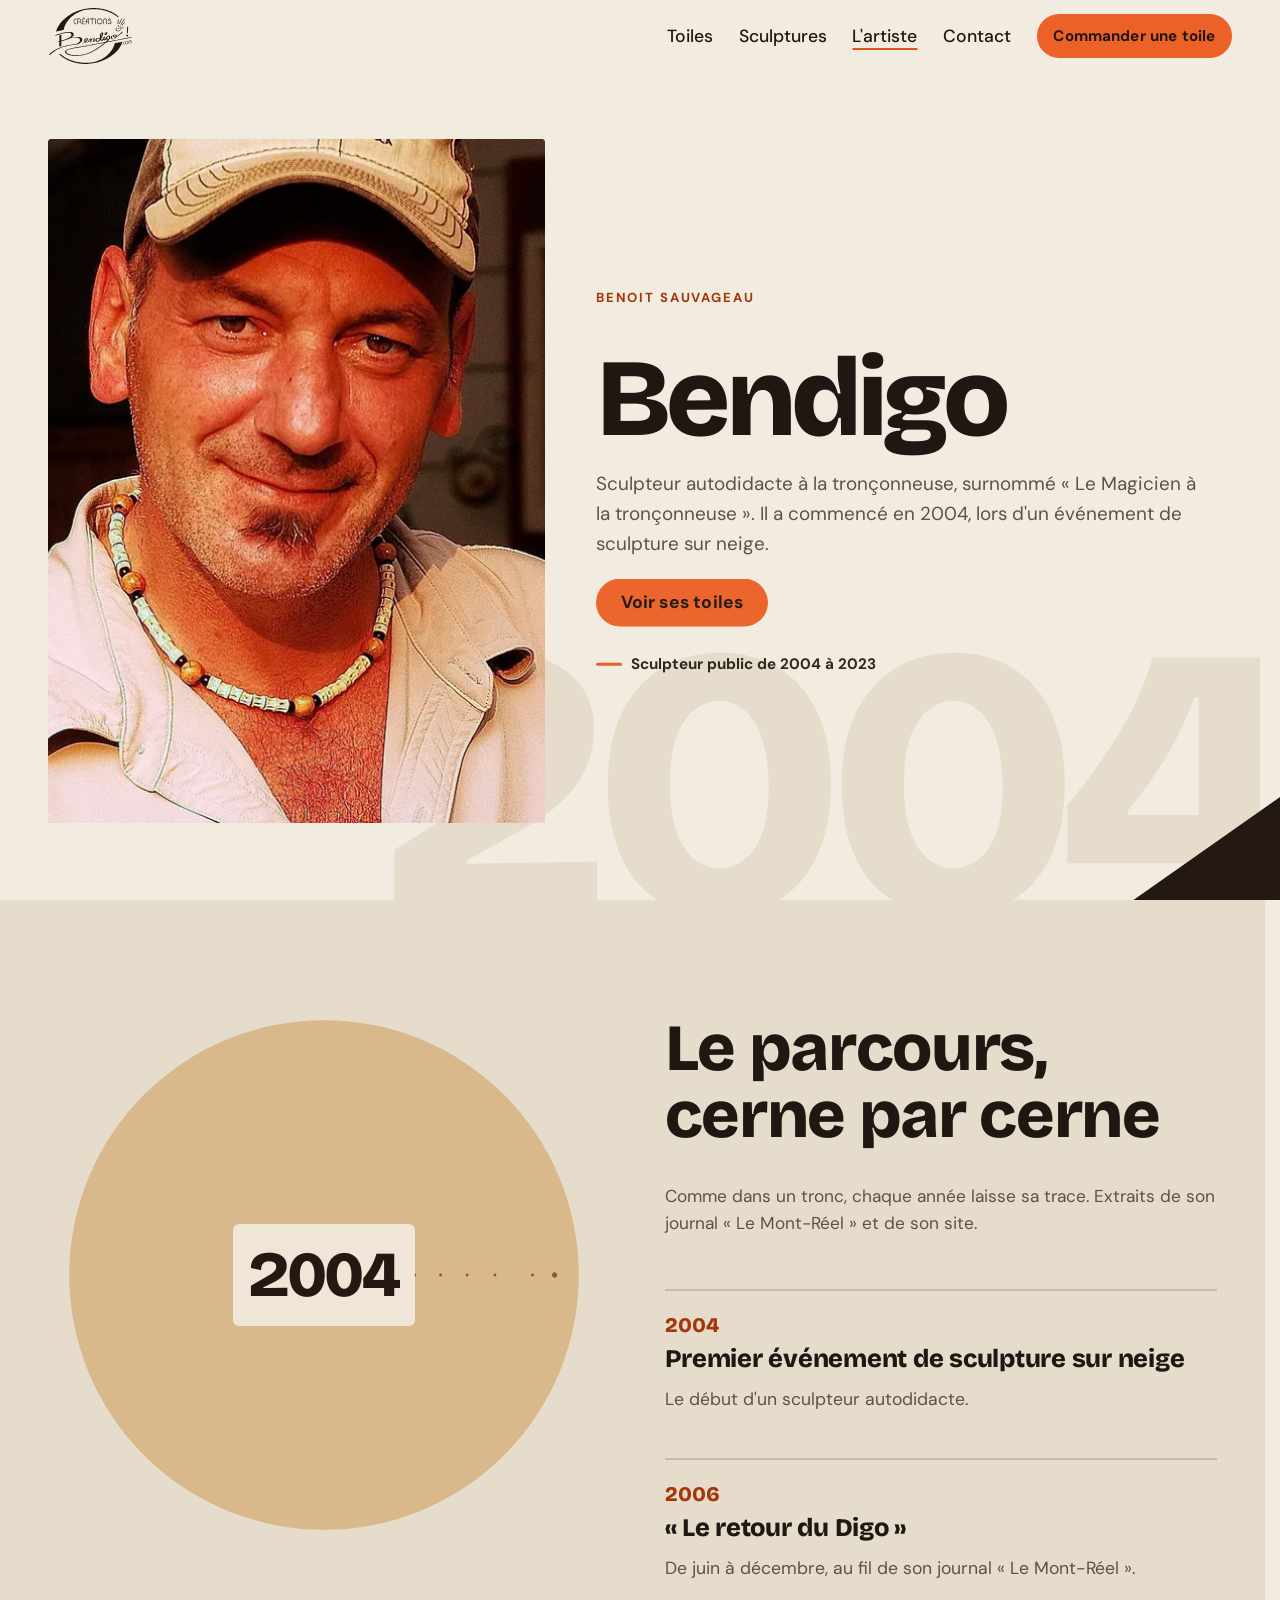
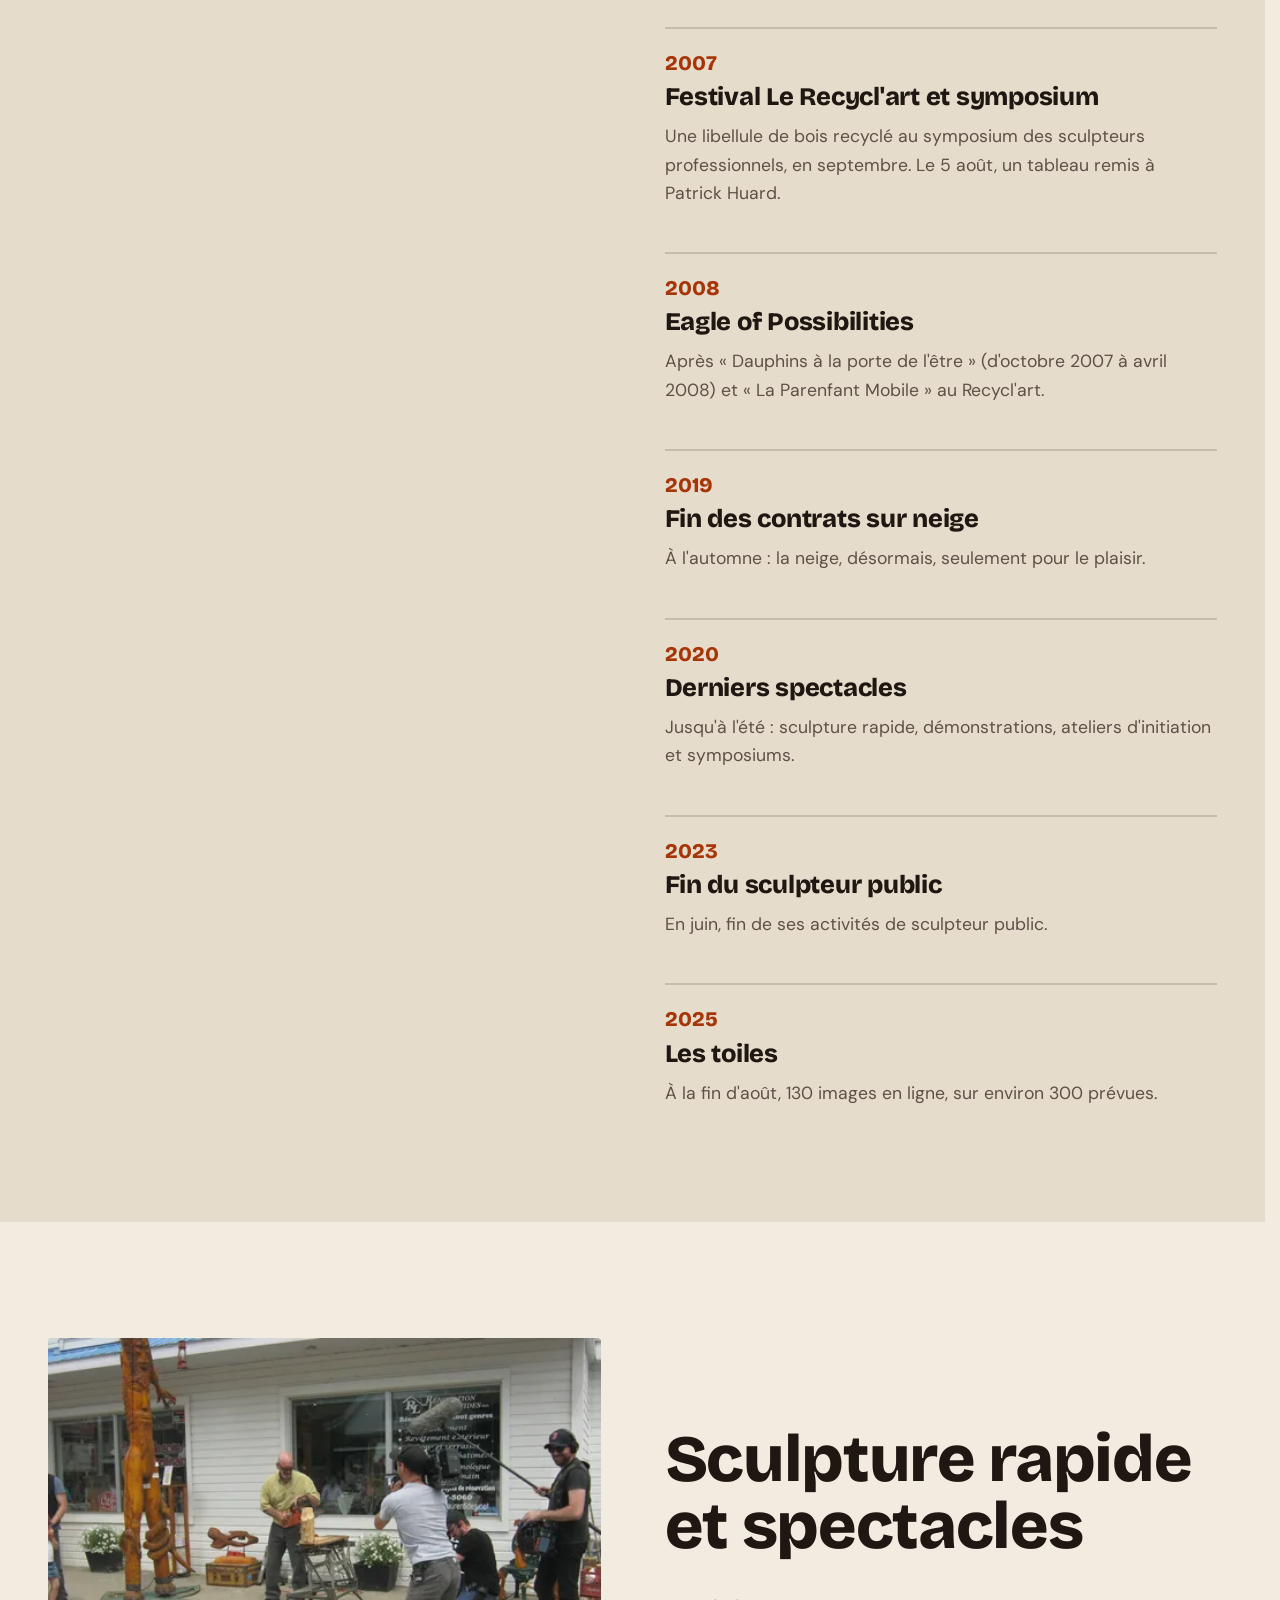
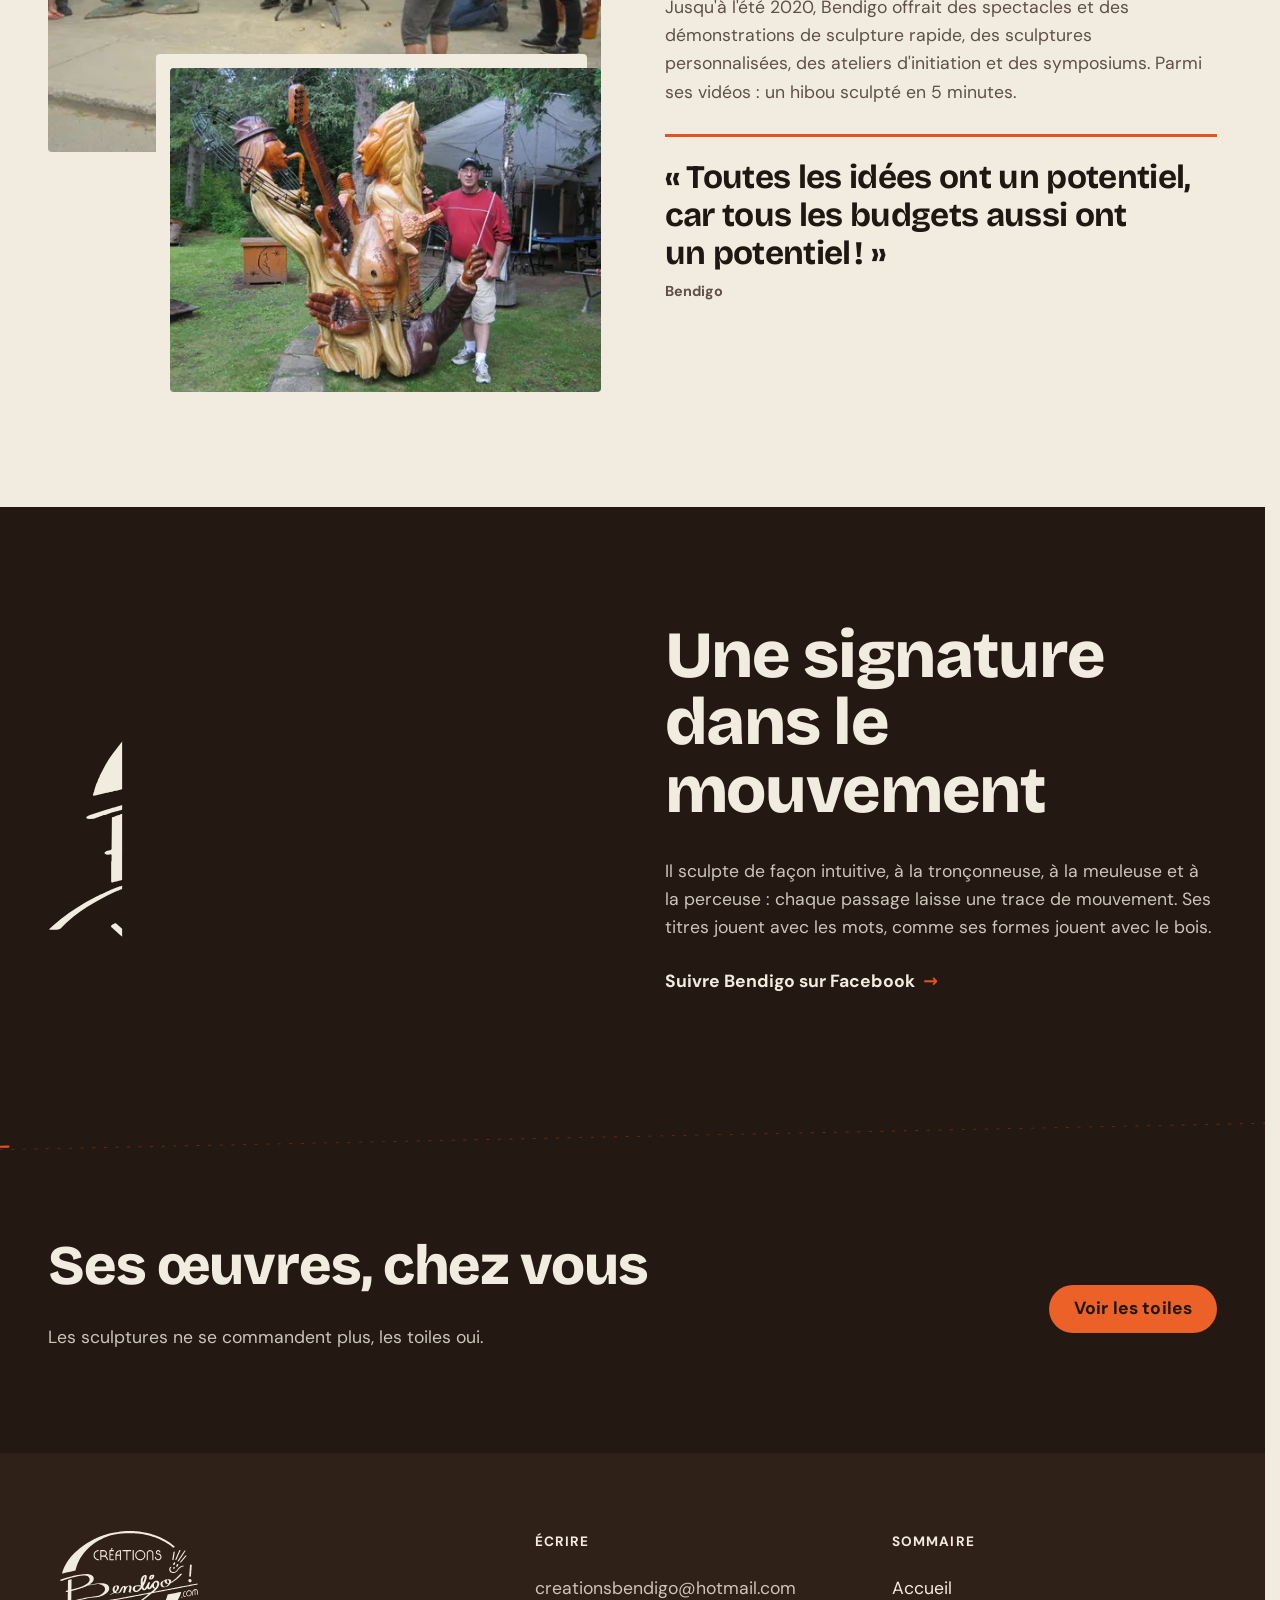
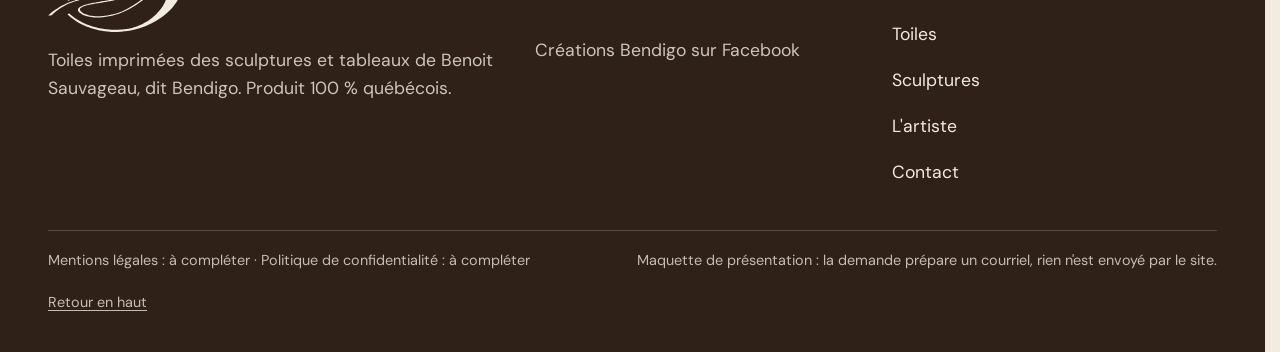
<file: artiste.html>
<!doctype html>
<html lang="fr" data-v="2">
<head>
<meta charset="utf-8">
<meta name="viewport" content="width=device-width, initial-scale=1, viewport-fit=cover">
<title>L&#39;artiste : Benoit Sauvageau, dit Bendigo</title>
<meta name="description" content="Sculpteur autodidacte à la tronçonneuse depuis 2004, surnommé « Le Magicien à la tronçonneuse » : son parcours, ses spectacles, ses toiles.">
<meta name="robots" content="noindex, nofollow">
<link rel="canonical" href="https://creationsbendigo-maquette.vercel.app/artiste">
<style>:root{--fond:#f2ebdf;--texte:#1e1712;--voile-fond:#241912;--ouverture-fond:#241912;--menu-fond:#241912}:root { --entete-h: 72px; --barres-h: 0px; } html { background: var(--fond); color: var(--texte); scrollbar-gutter: stable; } body { margin: 0; background: var(--fond); } html.js:not(.secours):not([data-arrivee="retour"]) [data-anime] { opacity: 0; } html.js:not(.secours):not([data-arrivee="retour"]) [data-anime].vu { opacity: 1; } [data-voile] { position: fixed; inset: 0; z-index: 900; background: var(--voile-fond); transform: translateY(100%); visibility: hidden; pointer-events: none; } html[data-arrivee="voile"]:not(.voile-leve):not(.secours) [data-voile] { transform: none; visibility: visible; } html.secours [data-voile] { visibility: hidden !important; } .ouverture-panneau { position: fixed; inset: 0; z-index: 850; display: none; place-content: center; justify-items: center; background: var(--ouverture-fond, var(--voile-fond)); color: var(--fond); text-align: center; } html.js[data-arrivee="intro"]:not(.secours):not(.intro-finie) .ouverture-panneau { display: grid; } html.defilement-bloque, html.defilement-bloque body, html.js[data-arrivee="intro"]:not(.secours):not(.intro-finie), html.js[data-arrivee="intro"]:not(.secours):not(.intro-finie) body, html[data-arrivee="voile"]:not(.voile-leve):not(.secours), html[data-arrivee="voile"]:not(.voile-leve):not(.secours) body { overflow: hidden; } html.js[data-arrivee="intro"]:not(.secours):not(.intro-finie) { background-color: var(--ouverture-fond, var(--voile-fond)); } html[data-arrivee="voile"]:not(.voile-leve):not(.secours) { background-color: var(--voile-fond); }</style>
<script>(function () {
var d = document.documentElement, ss = null, ls = null;
try { ss = window.sessionStorage; ls = window.localStorage; } catch (e) {}
d.classList.add('js');
var nav = performance.getEntriesByType ? performance.getEntriesByType('navigation')[0] : null;
var type = nav ? nav.type : 'navigate';
var depart = null;
try { depart = JSON.parse(ss.getItem('socle:depart') || 'null'); ss.removeItem('socle:depart'); } catch (e) {}
if (depart && !(Date.now() - depart.t < 15000)) depart = null;
var mode = type === 'back_forward' ? 'retour' : type === 'reload' ? 'intro' : depart ? 'voile' : 'intro';
d.setAttribute('data-arrivee', mode);
if (mode === 'voile' && depart.couleur) d.style.setProperty('--voile-fond', depart.couleur);
if (type === 'reload' && 'scrollRestoration' in history) {
history.scrollRestoration = 'manual';
}
try {
var choisie = ls && ls.getItem('socle:langue');
var langue = (d.lang || '').slice(0, 2);
if (choisie && choisie !== langue && type === 'navigate' && !depart) {
var alt = document.querySelector('link[rel="alternate"][hreflang="' + choisie + '"]');
if (alt) location.replace(new URL(alt.href).pathname + location.search + location.hash);
}
} catch (e) {}
setTimeout(function () { if (!d.classList.contains('demarre')) d.classList.add('secours'); }, 2000);
})();</script>
<link rel="preload" href="/assets/fonts/bricolage.woff2" as="font" type="font/woff2" crossorigin>
<link rel="stylesheet" href="/assets/css/socle.css?v=2">
<link rel="stylesheet" href="/assets/css/site.css?v=2">
<link rel="modulepreload" href="/assets/js/site.js?v=2">
<link rel="modulepreload" href="/assets/js/socle/index.js?v=2">
<script src="/assets/vendor/gsap.min.js" defer></script>
<script src="/assets/vendor/ScrollTrigger.min.js" defer></script>
<script src="/assets/vendor/SplitText.min.js" defer></script>
<script type="module" src="/assets/js/site.js?v=2"></script>
<meta name="theme-color" content="#f2ebdf">
<link rel="icon" href="/assets/images/favicon.svg" type="image/svg+xml">
<link rel="apple-touch-icon" href="/assets/images/apple-touch-icon.png">
<meta property="og:type" content="website">
<meta property="og:site_name" content="Créations Bendigo">
<meta property="og:locale" content="fr_FR">
<meta property="og:title" content="L&#39;artiste : Benoit Sauvageau, dit Bendigo">
<meta property="og:description" content="Sculpteur autodidacte à la tronçonneuse depuis 2004, surnommé « Le Magicien à la tronçonneuse » : son parcours, ses spectacles, ses toiles.">
<meta property="og:url" content="https://creationsbendigo-maquette.vercel.app/artiste">
<meta property="og:image" content="https://creationsbendigo-maquette.vercel.app/assets/partage/artiste-fr.jpg">
<meta property="og:image:width" content="1200">
<meta property="og:image:height" content="630">
<meta property="og:image:alt" content="Portrait de Benoit Sauvageau, dit Bendigo">
<meta name="twitter:card" content="summary_large_image">
<script type="application/ld+json">{"@context":"https://schema.org","@type":"Organization","name":"Créations Bendigo","url":"https://creationsbendigo-maquette.vercel.app/","email":"creationsbendigo@hotmail.com","founder":{"@type":"Person","name":"Benoit Sauvageau","alternateName":"Bendigo"},"sameAs":["https://www.facebook.com/Cr%C3%A9ations-Bendigocom-262792637254850"],"description":"Toiles imprimées des sculptures sur bois, sur neige et des tableaux au pointillisme de Bendigo, signées au dos. Produit québécois."}</script>
</head>
<body id="haut">
<div data-voile data-forme="coupe" aria-hidden="true"><span class="voile-trait"></span><div class="voile-contenu"><img src="/assets/images/logo-clair.svg" alt="" width="120" height="81"><span data-voile-libelle>L&#39;artiste</span></div></div>
<div class="ouverture-panneau" data-ouverture data-gouttiere="#241912" aria-hidden="true">
  <img class="ouverture-logo" src="/assets/images/logo-clair.svg" alt="" width="280" height="188" data-ouverture-objet>
  <p class="ouverture-ligne">Le Magicien à la tronçonneuse</p>
  <span class="ouverture-coupe"></span>
  <canvas class="ouverture-copeaux" width="10" height="10"></canvas>
</div>
<a class="evitement" href="#contenu">Aller au contenu</a>
<header data-entete>
  <div class="entete-rangee">
    <a class="entete-logo" href="/" data-libelle="Accueil" aria-label="Créations Bendigo, accueil">
      <img src="/assets/images/logo.svg" alt="" width="70" height="47">
    </a>
    <nav data-nav aria-label="Navigation principale">
      <ul><li><a href="/toiles" data-libelle="Toiles">Toiles</a></li><li><a href="/sculptures" data-libelle="Sculptures">Sculptures</a></li><li><a href="/artiste" data-libelle="L&#39;artiste" aria-current="page">L&#39;artiste</a></li><li><a href="/contact" data-libelle="Contact">Contact</a></li></ul>
    </nav>
    <div class="entete-actions">
      <a class="bouton" href="/contact#demande" data-libelle="Contact">Commander une toile <span class="demande-compte" data-demande-compte hidden></span></a>
      <button type="button" data-menu-bouton aria-controls="menu" aria-expanded="false" data-libelle-ouvrir="Menu" data-libelle-fermer="Fermer"><span data-libelle-bouton>Menu</span></button>
      <a class="menu-sansjs" href="#menu" data-menu-lien>Menu</a>
    </div>
  </div>
</header>
<script>/* Avant le premier affichage : rangées de la navigation (même règle que ajusterNav dans assets/js/socle/entete.js)
   et hauteur réelle de l'en-tête, pour que rien ne saute quand le JavaScript du site prend la main. */
(function () {
  var h = document.documentElement, u = document.querySelector('[data-nav] ul'), e = document.querySelector('[data-entete]');
  if (u) {
    var deborde = function () { return u.scrollWidth > u.clientWidth + 1; }, c = deborde();
    if (c && window.matchMedia('(min-width: 900px)').matches) {
      h.classList.add('nav-deux-rangees'); c = deborde();
      if (c) { h.classList.add('nav-deux-lignes'); var a = u.querySelector('a'); c = !a || u.getBoundingClientRect().height > a.getBoundingClientRect().height * 2.5; }
      if (c) h.classList.remove('nav-deux-rangees', 'nav-deux-lignes');
    }
    if (c) h.classList.add('nav-compacte');
  }
  if (e) h.style.setProperty('--entete-h', Math.round(e.getBoundingClientRect().height) + 'px');
})();</script>
<span id="menu-ferme" aria-hidden="true"></span>
<div id="menu" data-menu role="dialog" aria-modal="true" aria-label="Menu">
  <p class="menu-sansjs-fermer"><a href="#menu-ferme">Fermer</a></p>
  <ul><li style="--i:0"><a href="/" class="menu-lien" data-libelle="Accueil">Accueil</a></li><li style="--i:1"><a href="/toiles" class="menu-lien" data-libelle="Toiles">Toiles</a></li><li style="--i:2"><a href="/sculptures" class="menu-lien" data-libelle="Sculptures">Sculptures</a></li><li style="--i:3"><a href="/artiste" class="menu-lien" data-libelle="L&#39;artiste" aria-current="page">L&#39;artiste</a></li><li style="--i:4"><a href="/contact" class="menu-lien" data-libelle="Contact">Contact</a></li></ul>
  <p><a href="/contact#demande" class="bouton" data-libelle="Contact">Commander une toile</a></p>
  <p class="menu-courriel">creationsbendigo@hotmail.com</p>
</div>
<main id="contenu" tabindex="-1">
<section class="ar-hero" id="debut">
  <p class="ar-annee" aria-hidden="true" data-audit-ignorer data-effet="annee">2004</p>
  <figure class="media ar-hero-media ouv-visuel" data-iris-centre style="--cadrage:50% 50%;aspect-ratio:1500 / 1590">
  <picture>
    <img src="/assets/images/benoit-1400.webp" srcset="/assets/images/benoit-640.webp 640w, /assets/images/benoit-1000.webp 1000w, /assets/images/benoit-1400.webp 1400w" sizes="(max-width: 760px) 70vw, 36vw" alt="Benoit Sauvageau, dit Bendigo, casquette et collier de bois, sourire en coin" width="1400" height="1484" fetchpriority="high" loading="eager" decoding="async">
  </picture>
</figure>
  <div class="ar-hero-texte">
    <p class="surtitre ouv-el" data-anime="gsap">Benoit Sauvageau</p>
    <h1 class="ar-hero-titre ouv-titre" data-anime="gsap"><span class="ligne-masque"><span class="hero-ligne">Bendigo</span></span></h1>
    <p class="ar-hero-intro ouv-el" data-anime="gsap">Sculpteur autodidacte à la tronçonneuse, surnommé « Le Magicien à la tronçonneuse ». Il a commencé en 2004, lors d&#39;un événement de sculpture sur neige.</p>
    <p class="actions ouv-el" data-anime="gsap"><a href="/toiles" class="bouton" data-libelle="Toiles" data-action-principale data-survol="magnetique">Voir ses toiles</a></p>
    <p class="hero-info ouv-el" data-info-cle data-anime="gsap">Sculpteur public de 2004 à 2023</p>
  </div>
</section>
<section class="parcours" id="parcours">
  <div class="conteneur parcours-grille" data-effet="cernes">
    <div class="parcours-visuel">
      <div class="parcours-collant">
        <svg class="parcours-svg" viewBox="0 0 400 400" aria-hidden="true">
          <circle cx="200" cy="200" r="196" class="cerne-fond"/>
          <path class="cerne" d="M228.0 200.0 L228.4 202.7 L228.4 205.4 L227.8 208.0 L226.8 210.5 L225.3 212.8 L223.6 215.0 L221.8 217.0 L220.0 219.0 L218.0 220.8 L215.8 222.5 L213.4 223.8 L210.8 224.7 L208.0 225.2 L205.3 225.3 L202.6 225.3 L200.0 225.3 L197.4 225.3 L194.7 225.3 L192.0 225.2 L189.2 224.7 L186.6 223.8 L184.2 222.5 L182.0 220.8 L180.0 219.0 L178.2 217.0 L176.4 215.0 L174.7 212.8 L173.2 210.5 L172.2 208.0 L171.6 205.4 L171.6 202.7 L172.0 200.0 L172.7 197.4 L173.5 195.0 L174.3 192.6 L175.0 190.2 L175.9 187.8 L177.1 185.4 L178.5 183.3 L180.4 181.4 L182.5 179.7 L184.7 178.2 L187.0 176.9 L189.3 175.6 L191.8 174.3 L194.4 173.2 L197.1 172.4 L200.0 172.1 L202.9 172.4 L205.6 173.2 L208.2 174.3 L210.7 175.6 L213.0 176.9 L215.3 178.2 L217.5 179.7 L219.6 181.4 L221.5 183.3 L222.9 185.4 L224.1 187.8 L225.0 190.2 L225.7 192.6 L226.5 195.0 L227.3 197.4 L228.0 200.0Z" fill="none" stroke-width="2.2" stroke-linecap="round"/><path class="cerne" d="M251.1 200.0 L250.4 204.7 L249.1 209.3 L247.3 213.6 L245.3 217.8 L243.2 221.9 L240.9 225.9 L238.1 229.7 L234.8 233.0 L230.9 235.8 L226.7 237.9 L222.3 239.6 L217.9 241.1 L213.6 242.5 L209.2 244.1 L204.7 245.5 L200.0 246.7 L195.1 247.2 L190.2 246.8 L185.4 245.7 L180.9 243.8 L176.6 241.6 L172.5 239.2 L168.4 236.6 L164.5 233.7 L161.0 230.4 L158.0 226.6 L155.8 222.4 L154.5 217.9 L153.8 213.3 L153.5 208.8 L153.3 204.4 L153.1 200.0 L152.9 195.6 L152.9 191.1 L153.5 186.6 L154.8 182.2 L156.8 178.1 L159.4 174.2 L162.3 170.6 L165.5 167.2 L168.7 163.8 L172.2 160.5 L176.1 157.5 L180.4 155.0 L185.1 153.4 L190.1 152.8 L195.1 152.9 L200.0 153.6 L204.7 154.5 L209.3 155.5 L213.9 156.6 L218.4 157.8 L222.8 159.5 L226.9 161.8 L230.6 164.6 L233.8 167.9 L236.7 171.4 L239.5 174.9 L242.3 178.5 L245.0 182.3 L247.6 186.3 L249.6 190.6 L250.9 195.2 L251.1 200.0Z" fill="none" stroke-width="2.2" stroke-linecap="round"/><path class="cerne" d="M269.9 200.0 L269.0 206.5 L268.0 212.8 L266.5 219.2 L264.4 225.3 L261.4 231.2 L257.4 236.4 L252.7 241.1 L247.6 245.3 L242.5 249.2 L237.4 253.2 L232.2 257.3 L226.7 261.3 L220.7 264.7 L214.1 267.2 L207.1 268.5 L200.0 268.6 L193.0 267.6 L186.2 266.1 L179.5 264.3 L172.9 262.2 L166.4 259.7 L160.3 256.5 L154.7 252.4 L150.1 247.4 L146.4 241.8 L143.4 235.9 L140.9 230.0 L138.4 224.2 L135.9 218.5 L133.3 212.6 L131.2 206.4 L129.9 200.0 L129.7 193.4 L130.7 186.9 L132.6 180.6 L135.1 174.5 L137.9 168.5 L141.0 162.5 L144.5 156.7 L148.6 151.2 L153.7 146.4 L159.7 142.6 L166.2 140.0 L173.1 138.4 L180.0 137.5 L186.8 136.8 L193.4 136.1 L200.0 135.6 L206.7 135.3 L213.5 135.7 L220.1 137.0 L226.4 139.3 L232.4 142.4 L238.0 145.9 L243.6 149.6 L249.1 153.4 L254.6 157.5 L259.8 162.0 L264.3 167.3 L267.7 173.3 L269.8 179.9 L270.6 186.7 L270.5 193.4 L269.9 200.0Z" fill="none" stroke-width="2.2" stroke-linecap="round"/><path class="cerne" d="M289.7 200.0 L289.6 208.4 L288.2 216.7 L285.5 224.6 L281.8 232.2 L277.5 239.3 L273.0 246.4 L268.5 253.4 L263.8 260.6 L258.4 267.7 L252.1 274.1 L244.6 279.3 L236.2 283.1 L227.3 285.4 L218.1 286.5 L209.0 286.9 L200.0 286.9 L191.0 286.5 L182.1 285.6 L173.3 283.7 L164.9 280.4 L157.3 275.9 L150.5 270.4 L144.4 264.4 L138.6 258.3 L132.9 252.3 L127.1 246.3 L121.2 240.0 L115.9 233.1 L111.7 225.4 L108.9 217.2 L107.7 208.6 L107.7 200.0 L108.5 191.4 L109.7 182.9 L111.4 174.5 L113.6 166.0 L117.0 157.8 L121.7 150.3 L127.8 143.7 L135.1 138.4 L143.0 134.0 L151.0 130.3 L158.8 126.9 L166.6 123.4 L174.4 119.9 L182.6 116.9 L191.2 114.8 L200.0 114.0 L208.9 114.5 L217.6 116.0 L226.1 118.2 L234.6 120.7 L243.1 123.5 L251.6 126.7 L259.8 130.8 L267.3 136.0 L273.6 142.6 L278.4 150.2 L281.8 158.5 L284.1 166.9 L285.9 175.3 L287.4 183.5 L288.8 191.7 L289.7 200.0Z" fill="none" stroke-width="2.2" stroke-linecap="round"/><path class="cerne" d="M310.1 200.0 L308.9 210.2 L306.9 220.2 L304.6 230.1 L302.2 240.2 L299.4 250.5 L295.5 260.6 L290.1 270.3 L282.9 278.7 L274.0 285.7 L264.0 291.0 L253.5 295.1 L242.9 298.4 L232.4 301.4 L221.8 304.0 L211.0 305.8 L200.0 306.5 L189.1 305.5 L178.5 302.9 L168.4 299.0 L158.9 294.4 L149.6 289.6 L140.3 284.9 L130.7 280.2 L121.2 274.8 L112.2 268.4 L104.4 260.7 L98.2 251.7 L93.8 241.8 L90.8 231.5 L88.7 221.0 L87.2 210.6 L86.1 200.0 L86.0 189.3 L87.2 178.7 L90.3 168.4 L95.3 158.8 L101.8 150.2 L109.3 142.4 L117.0 135.3 L124.5 128.2 L131.9 121.2 L139.6 114.1 L147.9 107.4 L157.2 101.8 L167.3 97.7 L178.1 95.3 L189.0 94.1 L200.0 93.7 L211.0 93.8 L222.2 94.2 L233.4 95.4 L244.6 97.8 L255.2 101.9 L264.7 108.0 L272.8 115.7 L279.6 124.4 L285.4 133.4 L290.6 142.5 L295.8 151.4 L300.7 160.4 L305.1 169.7 L308.4 179.5 L310.1 189.7 L310.1 200.0Z" fill="none" stroke-width="2.2" stroke-linecap="round"/><path class="cerne" d="M331.5 200.0 L332.5 212.4 L332.9 225.1 L331.9 238.0 L328.6 250.6 L322.8 262.3 L314.6 272.8 L304.9 281.8 L294.3 289.6 L283.5 296.7 L272.8 303.5 L261.8 309.9 L250.4 315.6 L238.3 320.0 L225.7 322.6 L212.8 323.3 L200.0 322.5 L187.5 320.9 L175.1 319.1 L162.5 317.4 L149.7 315.4 L136.7 312.5 L124.1 307.9 L112.5 301.3 L102.4 292.7 L94.1 282.5 L87.3 271.5 L81.4 260.2 L76.1 248.8 L71.3 237.1 L67.5 225.0 L65.4 212.6 L65.5 200.0 L67.8 187.6 L72.0 175.8 L77.3 164.6 L82.8 153.9 L88.2 143.2 L93.5 132.4 L99.3 121.5 L106.2 110.9 L114.8 101.4 L125.0 93.4 L136.5 87.1 L148.6 82.2 L161.1 78.2 L173.8 74.8 L186.7 71.8 L200.0 69.8 L213.5 69.4 L226.9 71.3 L239.7 75.6 L251.5 82.0 L262.1 89.7 L271.9 97.8 L281.2 106.0 L290.5 114.0 L299.8 122.2 L308.5 131.2 L316.0 141.1 L321.8 152.1 L325.9 163.7 L328.4 175.7 L330.1 187.8 L331.5 200.0Z" fill="none" stroke-width="2.2" stroke-linecap="round"/><path class="cerne" d="M360.4 200.0 L360.4 215.0 L357.3 229.7 L351.4 243.6 L343.4 256.4 L334.4 268.2 L325.2 279.5 L316.0 290.5 L306.5 301.2 L296.2 311.3 L284.5 320.2 L271.6 327.3 L257.8 332.5 L243.5 336.1 L229.1 338.9 L214.7 341.5 L200.0 344.0 L184.8 346.1 L169.2 346.9 L153.6 345.4 L138.5 341.1 L124.5 334.1 L112.1 325.0 L100.9 314.7 L90.6 303.9 L80.9 292.9 L71.7 281.5 L63.4 269.4 L56.9 256.3 L52.6 242.5 L50.9 228.2 L51.1 213.9 L52.4 200.0 L53.9 186.3 L55.2 172.6 L56.6 158.7 L58.8 144.4 L62.8 130.3 L69.1 116.9 L77.9 104.8 L88.7 94.3 L100.8 85.1 L113.4 76.9 L126.4 69.2 L139.9 62.1 L154.1 56.1 L169.0 51.9 L184.5 50.3 L200.0 51.4 L215.0 55.0 L229.3 59.9 L243.0 65.4 L256.3 70.8 L269.7 76.1 L283.2 81.7 L296.3 88.5 L308.4 97.0 L319.0 107.2 L327.7 118.9 L335.0 131.4 L341.4 144.3 L347.4 157.5 L353.0 171.1 L357.6 185.3 L360.4 200.0Z" fill="none" stroke-width="2.2" stroke-linecap="round"/><path class="cerne" d="M377.4 200.0 L373.0 216.2 L367.5 231.7 L361.9 246.7 L356.3 261.5 L350.3 276.3 L343.0 290.7 L333.7 304.2 L322.3 316.2 L309.3 326.5 L295.2 335.3 L280.7 343.4 L265.9 351.2 L250.7 358.9 L234.7 365.9 L217.8 371.3 L200.0 373.9 L182.1 373.1 L164.6 369.0 L148.1 362.4 L132.7 354.4 L118.0 345.8 L103.7 336.9 L89.8 327.6 L76.7 317.1 L65.2 305.1 L55.8 291.5 L48.8 276.8 L43.6 261.5 L39.5 246.3 L35.5 231.1 L31.4 215.8 L27.4 200.0 L24.6 183.6 L24.2 166.8 L27.0 150.1 L33.0 134.3 L41.6 119.6 L51.9 106.0 L63.1 93.3 L74.8 81.1 L87.2 69.4 L100.7 58.8 L115.7 50.1 L132.0 44.0 L149.1 40.7 L166.5 39.8 L183.5 40.4 L200.0 41.4 L216.4 42.2 L232.9 42.9 L249.7 44.2 L266.6 47.2 L283.0 52.6 L298.1 60.5 L311.8 70.5 L324.2 82.0 L335.8 94.2 L346.8 106.8 L357.4 120.1 L367.0 134.3 L374.4 149.7 L378.8 166.2 L379.7 183.2 L377.4 200.0Z" fill="none" stroke-width="4" stroke-linecap="round"/>
        </svg>
        <p class="parcours-annee" data-cerne-annee aria-hidden="true">2004</p>
      </div>
    </div>
    <div class="parcours-texte">
      <div class="tete-section">
        <h2 data-anime="lignes">Le parcours, cerne par cerne</h2>
        <p data-anime>Comme dans un tronc, chaque année laisse sa trace. Extraits de son journal « Le Mont-Réel » et de son site.</p>
      </div>
      <ol class="parcours-liste">
        <li class="parcours-entree" data-annee="2004"><svg class="mini-cernes" viewBox="0 0 64 64" aria-hidden="true" data-fx="trace"><path d="M39.0 32.0 L39.0 33.1 L38.9 34.1 L38.5 35.1 L37.9 36.1 L37.1 36.8 L36.2 37.4 L35.2 37.9 L34.1 38.2 L33.1 38.3 L32.0 38.4 L30.9 38.3 L29.9 38.2 L28.8 37.9 L27.8 37.4 L26.9 36.8 L26.1 36.1 L25.5 35.1 L25.1 34.1 L25.0 33.1 L25.0 32.0 L25.2 31.0 L25.6 30.0 L26.0 29.1 L26.6 28.2 L27.2 27.4 L27.9 26.7 L28.8 26.0 L29.8 25.5 L30.9 25.2 L32.0 25.1 L33.1 25.2 L34.2 25.5 L35.2 26.0 L36.1 26.7 L36.8 27.4 L37.4 28.2 L38.0 29.1 L38.4 30.0 L38.8 31.0 L39.0 32.0Z" fill="none" stroke-width="2.2" stroke-linecap="round"/></svg><p class="parcours-an">2004</p><h3>Premier événement de sculpture sur neige</h3><p>Le début d&#39;un sculpteur autodidacte.</p></li><li class="parcours-entree" data-annee="2006"><svg class="mini-cernes" viewBox="0 0 64 64" aria-hidden="true" data-fx="trace"><path d="M39.0 32.0 L39.0 33.1 L38.9 34.1 L38.5 35.1 L37.9 36.1 L37.1 36.8 L36.2 37.4 L35.2 37.9 L34.1 38.2 L33.1 38.3 L32.0 38.4 L30.9 38.3 L29.9 38.2 L28.8 37.9 L27.8 37.4 L26.9 36.8 L26.1 36.1 L25.5 35.1 L25.1 34.1 L25.0 33.1 L25.0 32.0 L25.2 31.0 L25.6 30.0 L26.0 29.1 L26.6 28.2 L27.2 27.4 L27.9 26.7 L28.8 26.0 L29.8 25.5 L30.9 25.2 L32.0 25.1 L33.1 25.2 L34.2 25.5 L35.2 26.0 L36.1 26.7 L36.8 27.4 L37.4 28.2 L38.0 29.1 L38.4 30.0 L38.8 31.0 L39.0 32.0Z" fill="none" stroke-width="1.2" stroke-linecap="round"/><path d="M42.6 32.0 L42.5 33.6 L42.0 35.1 L41.2 36.5 L40.2 37.7 L39.1 38.7 L37.8 39.6 L36.4 40.3 L35.0 40.9 L33.6 41.3 L32.0 41.6 L30.4 41.6 L28.8 41.4 L27.2 40.9 L25.8 40.2 L24.5 39.1 L23.6 37.8 L22.9 36.4 L22.4 35.0 L22.2 33.5 L22.2 32.0 L22.3 30.5 L22.6 29.1 L23.1 27.7 L23.7 26.3 L24.6 25.0 L25.8 23.9 L27.2 23.0 L28.7 22.4 L30.4 22.2 L32.0 22.2 L33.6 22.5 L35.1 23.0 L36.5 23.7 L37.8 24.5 L39.0 25.4 L40.1 26.4 L41.0 27.6 L41.8 29.0 L42.4 30.4 L42.6 32.0Z" fill="none" stroke-width="2.2" stroke-linecap="round"/></svg><p class="parcours-an">2006</p><h3>« Le retour du Digo »</h3><p>De juin à décembre, au fil de son journal « Le Mont-Réel ».</p></li><li class="parcours-entree" data-annee="2007"><svg class="mini-cernes" viewBox="0 0 64 64" aria-hidden="true" data-fx="trace"><path d="M39.0 32.0 L39.0 33.1 L38.9 34.1 L38.5 35.1 L37.9 36.1 L37.1 36.8 L36.2 37.4 L35.2 37.9 L34.1 38.2 L33.1 38.3 L32.0 38.4 L30.9 38.3 L29.9 38.2 L28.8 37.9 L27.8 37.4 L26.9 36.8 L26.1 36.1 L25.5 35.1 L25.1 34.1 L25.0 33.1 L25.0 32.0 L25.2 31.0 L25.6 30.0 L26.0 29.1 L26.6 28.2 L27.2 27.4 L27.9 26.7 L28.8 26.0 L29.8 25.5 L30.9 25.2 L32.0 25.1 L33.1 25.2 L34.2 25.5 L35.2 26.0 L36.1 26.7 L36.8 27.4 L37.4 28.2 L38.0 29.1 L38.4 30.0 L38.8 31.0 L39.0 32.0Z" fill="none" stroke-width="1.2" stroke-linecap="round"/><path d="M42.6 32.0 L42.5 33.6 L42.0 35.1 L41.2 36.5 L40.2 37.7 L39.1 38.7 L37.8 39.6 L36.4 40.3 L35.0 40.9 L33.6 41.3 L32.0 41.6 L30.4 41.6 L28.8 41.4 L27.2 40.9 L25.8 40.2 L24.5 39.1 L23.6 37.8 L22.9 36.4 L22.4 35.0 L22.2 33.5 L22.2 32.0 L22.3 30.5 L22.6 29.1 L23.1 27.7 L23.7 26.3 L24.6 25.0 L25.8 23.9 L27.2 23.0 L28.7 22.4 L30.4 22.2 L32.0 22.2 L33.6 22.5 L35.1 23.0 L36.5 23.7 L37.8 24.5 L39.0 25.4 L40.1 26.4 L41.0 27.6 L41.8 29.0 L42.4 30.4 L42.6 32.0Z" fill="none" stroke-width="1.2" stroke-linecap="round"/><path d="M45.7 32.0 L45.3 34.0 L44.5 35.9 L43.6 37.6 L42.4 39.2 L41.1 40.7 L39.6 42.0 L38.0 43.2 L36.2 44.1 L34.1 44.8 L32.0 45.2 L29.8 45.1 L27.7 44.6 L25.8 43.6 L24.1 42.4 L22.6 40.9 L21.4 39.3 L20.5 37.6 L19.8 35.8 L19.2 33.9 L18.9 32.0 L18.8 30.0 L19.1 28.0 L19.7 26.0 L20.7 24.2 L22.2 22.6 L23.9 21.4 L25.8 20.5 L27.9 19.9 L29.9 19.7 L32.0 19.7 L34.0 19.9 L36.0 20.3 L37.9 20.9 L39.8 21.8 L41.6 22.9 L43.1 24.3 L44.4 26.0 L45.3 27.9 L45.7 29.9 L45.7 32.0Z" fill="none" stroke-width="2.2" stroke-linecap="round"/></svg><p class="parcours-an">2007</p><h3>Festival Le Recycl&#39;art et symposium</h3><p>Une libellule de bois recyclé au symposium des sculpteurs professionnels, en septembre. Le 5 août, un tableau remis à Patrick Huard.</p></li><li class="parcours-entree" data-annee="2008"><svg class="mini-cernes" viewBox="0 0 64 64" aria-hidden="true" data-fx="trace"><path d="M39.0 32.0 L39.0 33.1 L38.9 34.1 L38.5 35.1 L37.9 36.1 L37.1 36.8 L36.2 37.4 L35.2 37.9 L34.1 38.2 L33.1 38.3 L32.0 38.4 L30.9 38.3 L29.9 38.2 L28.8 37.9 L27.8 37.4 L26.9 36.8 L26.1 36.1 L25.5 35.1 L25.1 34.1 L25.0 33.1 L25.0 32.0 L25.2 31.0 L25.6 30.0 L26.0 29.1 L26.6 28.2 L27.2 27.4 L27.9 26.7 L28.8 26.0 L29.8 25.5 L30.9 25.2 L32.0 25.1 L33.1 25.2 L34.2 25.5 L35.2 26.0 L36.1 26.7 L36.8 27.4 L37.4 28.2 L38.0 29.1 L38.4 30.0 L38.8 31.0 L39.0 32.0Z" fill="none" stroke-width="1.2" stroke-linecap="round"/><path d="M42.6 32.0 L42.5 33.6 L42.0 35.1 L41.2 36.5 L40.2 37.7 L39.1 38.7 L37.8 39.6 L36.4 40.3 L35.0 40.9 L33.6 41.3 L32.0 41.6 L30.4 41.6 L28.8 41.4 L27.2 40.9 L25.8 40.2 L24.5 39.1 L23.6 37.8 L22.9 36.4 L22.4 35.0 L22.2 33.5 L22.2 32.0 L22.3 30.5 L22.6 29.1 L23.1 27.7 L23.7 26.3 L24.6 25.0 L25.8 23.9 L27.2 23.0 L28.7 22.4 L30.4 22.2 L32.0 22.2 L33.6 22.5 L35.1 23.0 L36.5 23.7 L37.8 24.5 L39.0 25.4 L40.1 26.4 L41.0 27.6 L41.8 29.0 L42.4 30.4 L42.6 32.0Z" fill="none" stroke-width="1.2" stroke-linecap="round"/><path d="M45.7 32.0 L45.3 34.0 L44.5 35.9 L43.6 37.6 L42.4 39.2 L41.1 40.7 L39.6 42.0 L38.0 43.2 L36.2 44.1 L34.1 44.8 L32.0 45.2 L29.8 45.1 L27.7 44.6 L25.8 43.6 L24.1 42.4 L22.6 40.9 L21.4 39.3 L20.5 37.6 L19.8 35.8 L19.2 33.9 L18.9 32.0 L18.8 30.0 L19.1 28.0 L19.7 26.0 L20.7 24.2 L22.2 22.6 L23.9 21.4 L25.8 20.5 L27.9 19.9 L29.9 19.7 L32.0 19.7 L34.0 19.9 L36.0 20.3 L37.9 20.9 L39.8 21.8 L41.6 22.9 L43.1 24.3 L44.4 26.0 L45.3 27.9 L45.7 29.9 L45.7 32.0Z" fill="none" stroke-width="1.2" stroke-linecap="round"/><path d="M48.1 32.0 L47.8 34.4 L47.2 36.7 L46.3 38.9 L45.2 41.1 L43.7 43.1 L41.9 45.0 L39.8 46.5 L37.3 47.6 L34.7 48.2 L32.0 48.2 L29.4 47.8 L26.9 46.9 L24.6 45.7 L22.6 44.3 L20.7 42.7 L19.1 40.9 L17.6 39.0 L16.3 36.8 L15.4 34.5 L14.9 32.0 L15.0 29.4 L15.6 26.9 L16.7 24.6 L18.3 22.6 L20.2 20.8 L22.4 19.5 L24.7 18.4 L27.1 17.6 L29.5 17.0 L32.0 16.7 L34.6 16.6 L37.2 16.9 L39.7 17.6 L42.1 18.8 L44.2 20.4 L45.9 22.4 L47.2 24.7 L47.9 27.1 L48.2 29.6 L48.1 32.0Z" fill="none" stroke-width="2.2" stroke-linecap="round"/></svg><p class="parcours-an">2008</p><h3>Eagle of Possibilities</h3><p>Après « Dauphins à la porte de l&#39;être » (d&#39;octobre 2007 à avril 2008) et « La Parenfant Mobile » au Recycl&#39;art.</p></li><li class="parcours-entree" data-annee="2019"><svg class="mini-cernes" viewBox="0 0 64 64" aria-hidden="true" data-fx="trace"><path d="M39.0 32.0 L39.0 33.1 L38.9 34.1 L38.5 35.1 L37.9 36.1 L37.1 36.8 L36.2 37.4 L35.2 37.9 L34.1 38.2 L33.1 38.3 L32.0 38.4 L30.9 38.3 L29.9 38.2 L28.8 37.9 L27.8 37.4 L26.9 36.8 L26.1 36.1 L25.5 35.1 L25.1 34.1 L25.0 33.1 L25.0 32.0 L25.2 31.0 L25.6 30.0 L26.0 29.1 L26.6 28.2 L27.2 27.4 L27.9 26.7 L28.8 26.0 L29.8 25.5 L30.9 25.2 L32.0 25.1 L33.1 25.2 L34.2 25.5 L35.2 26.0 L36.1 26.7 L36.8 27.4 L37.4 28.2 L38.0 29.1 L38.4 30.0 L38.8 31.0 L39.0 32.0Z" fill="none" stroke-width="1.2" stroke-linecap="round"/><path d="M42.6 32.0 L42.5 33.6 L42.0 35.1 L41.2 36.5 L40.2 37.7 L39.1 38.7 L37.8 39.6 L36.4 40.3 L35.0 40.9 L33.6 41.3 L32.0 41.6 L30.4 41.6 L28.8 41.4 L27.2 40.9 L25.8 40.2 L24.5 39.1 L23.6 37.8 L22.9 36.4 L22.4 35.0 L22.2 33.5 L22.2 32.0 L22.3 30.5 L22.6 29.1 L23.1 27.7 L23.7 26.3 L24.6 25.0 L25.8 23.9 L27.2 23.0 L28.7 22.4 L30.4 22.2 L32.0 22.2 L33.6 22.5 L35.1 23.0 L36.5 23.7 L37.8 24.5 L39.0 25.4 L40.1 26.4 L41.0 27.6 L41.8 29.0 L42.4 30.4 L42.6 32.0Z" fill="none" stroke-width="1.2" stroke-linecap="round"/><path d="M45.7 32.0 L45.3 34.0 L44.5 35.9 L43.6 37.6 L42.4 39.2 L41.1 40.7 L39.6 42.0 L38.0 43.2 L36.2 44.1 L34.1 44.8 L32.0 45.2 L29.8 45.1 L27.7 44.6 L25.8 43.6 L24.1 42.4 L22.6 40.9 L21.4 39.3 L20.5 37.6 L19.8 35.8 L19.2 33.9 L18.9 32.0 L18.8 30.0 L19.1 28.0 L19.7 26.0 L20.7 24.2 L22.2 22.6 L23.9 21.4 L25.8 20.5 L27.9 19.9 L29.9 19.7 L32.0 19.7 L34.0 19.9 L36.0 20.3 L37.9 20.9 L39.8 21.8 L41.6 22.9 L43.1 24.3 L44.4 26.0 L45.3 27.9 L45.7 29.9 L45.7 32.0Z" fill="none" stroke-width="1.2" stroke-linecap="round"/><path d="M48.1 32.0 L47.8 34.4 L47.2 36.7 L46.3 38.9 L45.2 41.1 L43.7 43.1 L41.9 45.0 L39.8 46.5 L37.3 47.6 L34.7 48.2 L32.0 48.2 L29.4 47.8 L26.9 46.9 L24.6 45.7 L22.6 44.3 L20.7 42.7 L19.1 40.9 L17.6 39.0 L16.3 36.8 L15.4 34.5 L14.9 32.0 L15.0 29.4 L15.6 26.9 L16.7 24.6 L18.3 22.6 L20.2 20.8 L22.4 19.5 L24.7 18.4 L27.1 17.6 L29.5 17.0 L32.0 16.7 L34.6 16.6 L37.2 16.9 L39.7 17.6 L42.1 18.8 L44.2 20.4 L45.9 22.4 L47.2 24.7 L47.9 27.1 L48.2 29.6 L48.1 32.0Z" fill="none" stroke-width="1.2" stroke-linecap="round"/><path d="M51.1 32.0 L51.1 34.9 L50.7 37.8 L49.9 40.7 L48.5 43.4 L46.5 45.8 L44.1 47.8 L41.3 49.3 L38.2 50.2 L35.1 50.6 L32.0 50.5 L29.0 50.0 L26.1 49.2 L23.4 48.1 L20.7 46.8 L18.2 45.1 L15.9 43.1 L13.9 40.7 L12.5 38.0 L11.7 35.1 L11.5 32.0 L12.0 29.0 L13.1 26.2 L14.6 23.6 L16.4 21.3 L18.5 19.2 L20.8 17.4 L23.3 15.8 L26.0 14.4 L28.9 13.4 L32.0 12.8 L35.2 12.8 L38.4 13.4 L41.3 14.6 L44.0 16.4 L46.2 18.5 L47.9 21.0 L49.2 23.7 L50.2 26.4 L50.8 29.2 L51.1 32.0Z" fill="none" stroke-width="2.2" stroke-linecap="round"/></svg><p class="parcours-an">2019</p><h3>Fin des contrats sur neige</h3><p>À l&#39;automne : la neige, désormais, seulement pour le plaisir.</p></li><li class="parcours-entree" data-annee="2020"><svg class="mini-cernes" viewBox="0 0 64 64" aria-hidden="true" data-fx="trace"><path d="M39.0 32.0 L39.0 33.1 L38.9 34.1 L38.5 35.1 L37.9 36.1 L37.1 36.8 L36.2 37.4 L35.2 37.9 L34.1 38.2 L33.1 38.3 L32.0 38.4 L30.9 38.3 L29.9 38.2 L28.8 37.9 L27.8 37.4 L26.9 36.8 L26.1 36.1 L25.5 35.1 L25.1 34.1 L25.0 33.1 L25.0 32.0 L25.2 31.0 L25.6 30.0 L26.0 29.1 L26.6 28.2 L27.2 27.4 L27.9 26.7 L28.8 26.0 L29.8 25.5 L30.9 25.2 L32.0 25.1 L33.1 25.2 L34.2 25.5 L35.2 26.0 L36.1 26.7 L36.8 27.4 L37.4 28.2 L38.0 29.1 L38.4 30.0 L38.8 31.0 L39.0 32.0Z" fill="none" stroke-width="1.2" stroke-linecap="round"/><path d="M42.6 32.0 L42.5 33.6 L42.0 35.1 L41.2 36.5 L40.2 37.7 L39.1 38.7 L37.8 39.6 L36.4 40.3 L35.0 40.9 L33.6 41.3 L32.0 41.6 L30.4 41.6 L28.8 41.4 L27.2 40.9 L25.8 40.2 L24.5 39.1 L23.6 37.8 L22.9 36.4 L22.4 35.0 L22.2 33.5 L22.2 32.0 L22.3 30.5 L22.6 29.1 L23.1 27.7 L23.7 26.3 L24.6 25.0 L25.8 23.9 L27.2 23.0 L28.7 22.4 L30.4 22.2 L32.0 22.2 L33.6 22.5 L35.1 23.0 L36.5 23.7 L37.8 24.5 L39.0 25.4 L40.1 26.4 L41.0 27.6 L41.8 29.0 L42.4 30.4 L42.6 32.0Z" fill="none" stroke-width="1.2" stroke-linecap="round"/><path d="M45.7 32.0 L45.3 34.0 L44.5 35.9 L43.6 37.6 L42.4 39.2 L41.1 40.7 L39.6 42.0 L38.0 43.2 L36.2 44.1 L34.1 44.8 L32.0 45.2 L29.8 45.1 L27.7 44.6 L25.8 43.6 L24.1 42.4 L22.6 40.9 L21.4 39.3 L20.5 37.6 L19.8 35.8 L19.2 33.9 L18.9 32.0 L18.8 30.0 L19.1 28.0 L19.7 26.0 L20.7 24.2 L22.2 22.6 L23.9 21.4 L25.8 20.5 L27.9 19.9 L29.9 19.7 L32.0 19.7 L34.0 19.9 L36.0 20.3 L37.9 20.9 L39.8 21.8 L41.6 22.9 L43.1 24.3 L44.4 26.0 L45.3 27.9 L45.7 29.9 L45.7 32.0Z" fill="none" stroke-width="1.2" stroke-linecap="round"/><path d="M48.1 32.0 L47.8 34.4 L47.2 36.7 L46.3 38.9 L45.2 41.1 L43.7 43.1 L41.9 45.0 L39.8 46.5 L37.3 47.6 L34.7 48.2 L32.0 48.2 L29.4 47.8 L26.9 46.9 L24.6 45.7 L22.6 44.3 L20.7 42.7 L19.1 40.9 L17.6 39.0 L16.3 36.8 L15.4 34.5 L14.9 32.0 L15.0 29.4 L15.6 26.9 L16.7 24.6 L18.3 22.6 L20.2 20.8 L22.4 19.5 L24.7 18.4 L27.1 17.6 L29.5 17.0 L32.0 16.7 L34.6 16.6 L37.2 16.9 L39.7 17.6 L42.1 18.8 L44.2 20.4 L45.9 22.4 L47.2 24.7 L47.9 27.1 L48.2 29.6 L48.1 32.0Z" fill="none" stroke-width="1.2" stroke-linecap="round"/><path d="M51.1 32.0 L51.1 34.9 L50.7 37.8 L49.9 40.7 L48.5 43.4 L46.5 45.8 L44.1 47.8 L41.3 49.3 L38.2 50.2 L35.1 50.6 L32.0 50.5 L29.0 50.0 L26.1 49.2 L23.4 48.1 L20.7 46.8 L18.2 45.1 L15.9 43.1 L13.9 40.7 L12.5 38.0 L11.7 35.1 L11.5 32.0 L12.0 29.0 L13.1 26.2 L14.6 23.6 L16.4 21.3 L18.5 19.2 L20.8 17.4 L23.3 15.8 L26.0 14.4 L28.9 13.4 L32.0 12.8 L35.2 12.8 L38.4 13.4 L41.3 14.6 L44.0 16.4 L46.2 18.5 L47.9 21.0 L49.2 23.7 L50.2 26.4 L50.8 29.2 L51.1 32.0Z" fill="none" stroke-width="1.2" stroke-linecap="round"/><path d="M55.2 32.0 L55.3 35.5 L54.7 39.0 L53.3 42.3 L51.2 45.3 L48.6 47.8 L45.6 49.7 L42.3 51.2 L38.9 52.2 L35.5 52.7 L32.0 53.0 L28.5 52.9 L25.0 52.4 L21.5 51.5 L18.2 50.0 L15.2 48.0 L12.7 45.4 L10.7 42.3 L9.5 38.9 L9.1 35.5 L9.2 32.0 L9.9 28.7 L10.9 25.5 L12.3 22.5 L14.0 19.6 L16.1 16.9 L18.5 14.4 L21.4 12.2 L24.7 10.6 L28.3 9.6 L32.0 9.3 L35.7 9.8 L39.2 10.9 L42.4 12.6 L45.2 14.7 L47.7 17.1 L49.9 19.7 L51.7 22.4 L53.3 25.4 L54.5 28.6 L55.2 32.0Z" fill="none" stroke-width="2.2" stroke-linecap="round"/></svg><p class="parcours-an">2020</p><h3>Derniers spectacles</h3><p>Jusqu&#39;à l&#39;été : sculpture rapide, démonstrations, ateliers d&#39;initiation et symposiums.</p></li><li class="parcours-entree" data-annee="2023"><svg class="mini-cernes" viewBox="0 0 64 64" aria-hidden="true" data-fx="trace"><path d="M39.0 32.0 L39.0 33.1 L38.9 34.1 L38.5 35.1 L37.9 36.1 L37.1 36.8 L36.2 37.4 L35.2 37.9 L34.1 38.2 L33.1 38.3 L32.0 38.4 L30.9 38.3 L29.9 38.2 L28.8 37.9 L27.8 37.4 L26.9 36.8 L26.1 36.1 L25.5 35.1 L25.1 34.1 L25.0 33.1 L25.0 32.0 L25.2 31.0 L25.6 30.0 L26.0 29.1 L26.6 28.2 L27.2 27.4 L27.9 26.7 L28.8 26.0 L29.8 25.5 L30.9 25.2 L32.0 25.1 L33.1 25.2 L34.2 25.5 L35.2 26.0 L36.1 26.7 L36.8 27.4 L37.4 28.2 L38.0 29.1 L38.4 30.0 L38.8 31.0 L39.0 32.0Z" fill="none" stroke-width="1.2" stroke-linecap="round"/><path d="M42.6 32.0 L42.5 33.6 L42.0 35.1 L41.2 36.5 L40.2 37.7 L39.1 38.7 L37.8 39.6 L36.4 40.3 L35.0 40.9 L33.6 41.3 L32.0 41.6 L30.4 41.6 L28.8 41.4 L27.2 40.9 L25.8 40.2 L24.5 39.1 L23.6 37.8 L22.9 36.4 L22.4 35.0 L22.2 33.5 L22.2 32.0 L22.3 30.5 L22.6 29.1 L23.1 27.7 L23.7 26.3 L24.6 25.0 L25.8 23.9 L27.2 23.0 L28.7 22.4 L30.4 22.2 L32.0 22.2 L33.6 22.5 L35.1 23.0 L36.5 23.7 L37.8 24.5 L39.0 25.4 L40.1 26.4 L41.0 27.6 L41.8 29.0 L42.4 30.4 L42.6 32.0Z" fill="none" stroke-width="1.2" stroke-linecap="round"/><path d="M45.7 32.0 L45.3 34.0 L44.5 35.9 L43.6 37.6 L42.4 39.2 L41.1 40.7 L39.6 42.0 L38.0 43.2 L36.2 44.1 L34.1 44.8 L32.0 45.2 L29.8 45.1 L27.7 44.6 L25.8 43.6 L24.1 42.4 L22.6 40.9 L21.4 39.3 L20.5 37.6 L19.8 35.8 L19.2 33.9 L18.9 32.0 L18.8 30.0 L19.1 28.0 L19.7 26.0 L20.7 24.2 L22.2 22.6 L23.9 21.4 L25.8 20.5 L27.9 19.9 L29.9 19.7 L32.0 19.7 L34.0 19.9 L36.0 20.3 L37.9 20.9 L39.8 21.8 L41.6 22.9 L43.1 24.3 L44.4 26.0 L45.3 27.9 L45.7 29.9 L45.7 32.0Z" fill="none" stroke-width="1.2" stroke-linecap="round"/><path d="M48.1 32.0 L47.8 34.4 L47.2 36.7 L46.3 38.9 L45.2 41.1 L43.7 43.1 L41.9 45.0 L39.8 46.5 L37.3 47.6 L34.7 48.2 L32.0 48.2 L29.4 47.8 L26.9 46.9 L24.6 45.7 L22.6 44.3 L20.7 42.7 L19.1 40.9 L17.6 39.0 L16.3 36.8 L15.4 34.5 L14.9 32.0 L15.0 29.4 L15.6 26.9 L16.7 24.6 L18.3 22.6 L20.2 20.8 L22.4 19.5 L24.7 18.4 L27.1 17.6 L29.5 17.0 L32.0 16.7 L34.6 16.6 L37.2 16.9 L39.7 17.6 L42.1 18.8 L44.2 20.4 L45.9 22.4 L47.2 24.7 L47.9 27.1 L48.2 29.6 L48.1 32.0Z" fill="none" stroke-width="1.2" stroke-linecap="round"/><path d="M51.1 32.0 L51.1 34.9 L50.7 37.8 L49.9 40.7 L48.5 43.4 L46.5 45.8 L44.1 47.8 L41.3 49.3 L38.2 50.2 L35.1 50.6 L32.0 50.5 L29.0 50.0 L26.1 49.2 L23.4 48.1 L20.7 46.8 L18.2 45.1 L15.9 43.1 L13.9 40.7 L12.5 38.0 L11.7 35.1 L11.5 32.0 L12.0 29.0 L13.1 26.2 L14.6 23.6 L16.4 21.3 L18.5 19.2 L20.8 17.4 L23.3 15.8 L26.0 14.4 L28.9 13.4 L32.0 12.8 L35.2 12.8 L38.4 13.4 L41.3 14.6 L44.0 16.4 L46.2 18.5 L47.9 21.0 L49.2 23.7 L50.2 26.4 L50.8 29.2 L51.1 32.0Z" fill="none" stroke-width="1.2" stroke-linecap="round"/><path d="M55.2 32.0 L55.3 35.5 L54.7 39.0 L53.3 42.3 L51.2 45.3 L48.6 47.8 L45.6 49.7 L42.3 51.2 L38.9 52.2 L35.5 52.7 L32.0 53.0 L28.5 52.9 L25.0 52.4 L21.5 51.5 L18.2 50.0 L15.2 48.0 L12.7 45.4 L10.7 42.3 L9.5 38.9 L9.1 35.5 L9.2 32.0 L9.9 28.7 L10.9 25.5 L12.3 22.5 L14.0 19.6 L16.1 16.9 L18.5 14.4 L21.4 12.2 L24.7 10.6 L28.3 9.6 L32.0 9.3 L35.7 9.8 L39.2 10.9 L42.4 12.6 L45.2 14.7 L47.7 17.1 L49.9 19.7 L51.7 22.4 L53.3 25.4 L54.5 28.6 L55.2 32.0Z" fill="none" stroke-width="1.2" stroke-linecap="round"/><path d="M59.2 32.0 L58.8 36.0 L57.5 39.9 L55.5 43.4 L53.0 46.5 L50.0 49.1 L46.8 51.4 L43.4 53.3 L39.8 54.9 L36.0 56.1 L32.0 56.8 L27.8 57.0 L23.7 56.4 L19.6 55.0 L16.0 52.9 L12.9 50.1 L10.5 46.8 L8.8 43.3 L7.6 39.5 L7.0 35.8 L6.8 32.0 L7.1 28.2 L7.7 24.5 L8.9 20.8 L10.6 17.2 L13.0 13.9 L16.0 11.1 L19.6 8.9 L23.6 7.5 L27.8 6.9 L32.0 7.1 L36.0 7.8 L39.8 9.1 L43.4 10.7 L46.8 12.6 L50.0 14.9 L52.9 17.6 L55.4 20.7 L57.5 24.1 L58.8 28.0 L59.2 32.0Z" fill="none" stroke-width="2.2" stroke-linecap="round"/></svg><p class="parcours-an">2023</p><h3>Fin du sculpteur public</h3><p>En juin, fin de ses activités de sculpteur public.</p></li><li class="parcours-entree" data-annee="2025"><svg class="mini-cernes" viewBox="0 0 64 64" aria-hidden="true" data-fx="trace"><path d="M39.0 32.0 L39.0 33.1 L38.9 34.1 L38.5 35.1 L37.9 36.1 L37.1 36.8 L36.2 37.4 L35.2 37.9 L34.1 38.2 L33.1 38.3 L32.0 38.4 L30.9 38.3 L29.9 38.2 L28.8 37.9 L27.8 37.4 L26.9 36.8 L26.1 36.1 L25.5 35.1 L25.1 34.1 L25.0 33.1 L25.0 32.0 L25.2 31.0 L25.6 30.0 L26.0 29.1 L26.6 28.2 L27.2 27.4 L27.9 26.7 L28.8 26.0 L29.8 25.5 L30.9 25.2 L32.0 25.1 L33.1 25.2 L34.2 25.5 L35.2 26.0 L36.1 26.7 L36.8 27.4 L37.4 28.2 L38.0 29.1 L38.4 30.0 L38.8 31.0 L39.0 32.0Z" fill="none" stroke-width="1.2" stroke-linecap="round"/><path d="M42.6 32.0 L42.5 33.6 L42.0 35.1 L41.2 36.5 L40.2 37.7 L39.1 38.7 L37.8 39.6 L36.4 40.3 L35.0 40.9 L33.6 41.3 L32.0 41.6 L30.4 41.6 L28.8 41.4 L27.2 40.9 L25.8 40.2 L24.5 39.1 L23.6 37.8 L22.9 36.4 L22.4 35.0 L22.2 33.5 L22.2 32.0 L22.3 30.5 L22.6 29.1 L23.1 27.7 L23.7 26.3 L24.6 25.0 L25.8 23.9 L27.2 23.0 L28.7 22.4 L30.4 22.2 L32.0 22.2 L33.6 22.5 L35.1 23.0 L36.5 23.7 L37.8 24.5 L39.0 25.4 L40.1 26.4 L41.0 27.6 L41.8 29.0 L42.4 30.4 L42.6 32.0Z" fill="none" stroke-width="1.2" stroke-linecap="round"/><path d="M45.7 32.0 L45.3 34.0 L44.5 35.9 L43.6 37.6 L42.4 39.2 L41.1 40.7 L39.6 42.0 L38.0 43.2 L36.2 44.1 L34.1 44.8 L32.0 45.2 L29.8 45.1 L27.7 44.6 L25.8 43.6 L24.1 42.4 L22.6 40.9 L21.4 39.3 L20.5 37.6 L19.8 35.8 L19.2 33.9 L18.9 32.0 L18.8 30.0 L19.1 28.0 L19.7 26.0 L20.7 24.2 L22.2 22.6 L23.9 21.4 L25.8 20.5 L27.9 19.9 L29.9 19.7 L32.0 19.7 L34.0 19.9 L36.0 20.3 L37.9 20.9 L39.8 21.8 L41.6 22.9 L43.1 24.3 L44.4 26.0 L45.3 27.9 L45.7 29.9 L45.7 32.0Z" fill="none" stroke-width="1.2" stroke-linecap="round"/><path d="M48.1 32.0 L47.8 34.4 L47.2 36.7 L46.3 38.9 L45.2 41.1 L43.7 43.1 L41.9 45.0 L39.8 46.5 L37.3 47.6 L34.7 48.2 L32.0 48.2 L29.4 47.8 L26.9 46.9 L24.6 45.7 L22.6 44.3 L20.7 42.7 L19.1 40.9 L17.6 39.0 L16.3 36.8 L15.4 34.5 L14.9 32.0 L15.0 29.4 L15.6 26.9 L16.7 24.6 L18.3 22.6 L20.2 20.8 L22.4 19.5 L24.7 18.4 L27.1 17.6 L29.5 17.0 L32.0 16.7 L34.6 16.6 L37.2 16.9 L39.7 17.6 L42.1 18.8 L44.2 20.4 L45.9 22.4 L47.2 24.7 L47.9 27.1 L48.2 29.6 L48.1 32.0Z" fill="none" stroke-width="1.2" stroke-linecap="round"/><path d="M51.1 32.0 L51.1 34.9 L50.7 37.8 L49.9 40.7 L48.5 43.4 L46.5 45.8 L44.1 47.8 L41.3 49.3 L38.2 50.2 L35.1 50.6 L32.0 50.5 L29.0 50.0 L26.1 49.2 L23.4 48.1 L20.7 46.8 L18.2 45.1 L15.9 43.1 L13.9 40.7 L12.5 38.0 L11.7 35.1 L11.5 32.0 L12.0 29.0 L13.1 26.2 L14.6 23.6 L16.4 21.3 L18.5 19.2 L20.8 17.4 L23.3 15.8 L26.0 14.4 L28.9 13.4 L32.0 12.8 L35.2 12.8 L38.4 13.4 L41.3 14.6 L44.0 16.4 L46.2 18.5 L47.9 21.0 L49.2 23.7 L50.2 26.4 L50.8 29.2 L51.1 32.0Z" fill="none" stroke-width="1.2" stroke-linecap="round"/><path d="M55.2 32.0 L55.3 35.5 L54.7 39.0 L53.3 42.3 L51.2 45.3 L48.6 47.8 L45.6 49.7 L42.3 51.2 L38.9 52.2 L35.5 52.7 L32.0 53.0 L28.5 52.9 L25.0 52.4 L21.5 51.5 L18.2 50.0 L15.2 48.0 L12.7 45.4 L10.7 42.3 L9.5 38.9 L9.1 35.5 L9.2 32.0 L9.9 28.7 L10.9 25.5 L12.3 22.5 L14.0 19.6 L16.1 16.9 L18.5 14.4 L21.4 12.2 L24.7 10.6 L28.3 9.6 L32.0 9.3 L35.7 9.8 L39.2 10.9 L42.4 12.6 L45.2 14.7 L47.7 17.1 L49.9 19.7 L51.7 22.4 L53.3 25.4 L54.5 28.6 L55.2 32.0Z" fill="none" stroke-width="1.2" stroke-linecap="round"/><path d="M59.2 32.0 L58.8 36.0 L57.5 39.9 L55.5 43.4 L53.0 46.5 L50.0 49.1 L46.8 51.4 L43.4 53.3 L39.8 54.9 L36.0 56.1 L32.0 56.8 L27.8 57.0 L23.7 56.4 L19.6 55.0 L16.0 52.9 L12.9 50.1 L10.5 46.8 L8.8 43.3 L7.6 39.5 L7.0 35.8 L6.8 32.0 L7.1 28.2 L7.7 24.5 L8.9 20.8 L10.6 17.2 L13.0 13.9 L16.0 11.1 L19.6 8.9 L23.6 7.5 L27.8 6.9 L32.0 7.1 L36.0 7.8 L39.8 9.1 L43.4 10.7 L46.8 12.6 L50.0 14.9 L52.9 17.6 L55.4 20.7 L57.5 24.1 L58.8 28.0 L59.2 32.0Z" fill="none" stroke-width="1.2" stroke-linecap="round"/><path d="M61.8 32.0 L60.9 36.3 L59.3 40.4 L57.3 44.2 L54.8 47.8 L52.0 51.0 L48.9 54.1 L45.3 56.7 L41.2 58.9 L36.7 60.4 L32.0 61.0 L27.2 60.7 L22.6 59.4 L18.4 57.3 L14.7 54.6 L11.6 51.4 L9.0 47.9 L6.8 44.2 L5.1 40.3 L3.8 36.2 L3.0 32.0 L2.8 27.6 L3.4 23.2 L4.9 18.9 L7.3 14.9 L10.5 11.5 L14.3 8.9 L18.6 6.9 L23.0 5.8 L27.5 5.2 L32.0 5.1 L36.4 5.5 L40.8 6.3 L45.1 7.6 L49.3 9.4 L53.2 11.9 L56.5 15.1 L59.2 18.8 L61.0 23.0 L61.9 27.5 L61.8 32.0Z" fill="none" stroke-width="2.2" stroke-linecap="round"/></svg><p class="parcours-an">2025</p><h3>Les toiles</h3><p>À la fin d&#39;août, 130 images en ligne, sur environ 300 prévues.</p></li>
      </ol>
    </div>
  </div>
</section>
<section class="rapide conteneur" id="sculpture-rapide">
  <div class="rapide-images" data-anime="cascade">
    <figure class="media " style="--cadrage:50% 50%;aspect-ratio:4 / 3">
  <picture>
    <img src="/assets/images/sculptures/demonstration-1500.webp" srcset="/assets/images/sculptures/demonstration-480.webp 480w, /assets/images/sculptures/demonstration-800.webp 800w, /assets/images/sculptures/demonstration-1200.webp 1200w, /assets/images/sculptures/demonstration-1500.webp 1500w" sizes="(max-width: 760px) 100vw, 30vw" alt="Démonstration de sculpture devant un restaurant, le public autour du sculpteur" width="1500" height="1125" loading="lazy" decoding="async">
  </picture>
</figure>
    <figure class="media " style="--cadrage:50% 50%;aspect-ratio:4 / 3">
  <picture>
    <img src="/assets/images/sculptures/art-monisme-aquatique-1500.webp" srcset="/assets/images/sculptures/art-monisme-aquatique-480.webp 480w, /assets/images/sculptures/art-monisme-aquatique-800.webp 800w, /assets/images/sculptures/art-monisme-aquatique-1200.webp 1200w, /assets/images/sculptures/art-monisme-aquatique-1500.webp 1500w" sizes="(max-width: 760px) 100vw, 30vw" alt="Art-monisme aquatique : grande sculpture musicale, à côté du sculpteur" width="1500" height="1125" loading="lazy" decoding="async">
  </picture>
</figure>
  </div>
  <div class="rapide-texte">
    <h2 data-anime="lignes">Sculpture rapide et spectacles</h2>
    <p data-anime>Jusqu&#39;à l&#39;été 2020, Bendigo offrait des spectacles et des démonstrations de sculpture rapide, des sculptures personnalisées, des ateliers d&#39;initiation et des symposiums. Parmi ses vidéos : un hibou sculpté en 5 minutes.</p>
    <blockquote class="citation" data-anime><p>« Toutes les idées ont un potentiel, car tous les budgets aussi ont un potentiel ! »</p><footer>Bendigo</footer></blockquote>
  </div>
</section>
<section class="geste" id="geste">
  <div class="conteneur geste-grille">
    <div class="geste-signature" data-effet="signature"><svg class="logo-svg logo-geste" viewBox="0 0 640 430" role="img" aria-label="Créations Bendigo" data-typo-ignorer>
<defs><clipPath id="sig-3"><rect class="sig-masque" x="0" y="0" width="640" height="430"/></clipPath></defs>
<path fill="currentColor" fill-rule="evenodd" clip-path="url(#sig-3)" d="M572.2 279.5 L570.8 279.8 L569.5 280.8 L569.2 283.2 L569.5 284.0 L570.2 284.5 L572.5 284.2 L573.2 283.5 L573.2 280.2ZM568.2 260.0 L567.8 259.5 L563.2 260.0 L560.0 261.0 L556.8 261.2 L553.2 262.2 L550.2 262.5 L548.2 263.2 L545.2 263.5 L533.8 266.0 L530.5 266.2 L528.5 267.0 L525.0 267.2 L522.0 268.2 L518.8 268.5 L515.5 269.5 L511.2 270.0 L510.5 270.8 L509.5 273.2 L509.0 276.2 L508.2 277.5 L508.0 279.5 L501.8 296.2 L495.5 309.2 L488.0 322.0 L481.8 331.0 L473.2 341.8 L466.0 349.5 L465.8 350.2 L459.2 356.8 L458.0 357.5 L452.0 363.2 L442.0 371.5 L426.0 382.8 L415.8 389.0 L401.5 396.5 L385.2 403.8 L383.0 404.2 L382.0 405.0 L380.5 405.2 L371.8 408.8 L370.0 409.0 L368.0 410.0 L366.0 410.2 L363.8 411.2 L362.0 411.5 L355.2 413.8 L352.8 414.0 L350.0 415.0 L347.0 415.2 L344.0 416.2 L326.5 418.5 L316.2 419.0 L314.8 419.5 L295.5 420.2 L270.5 420.0 L261.8 419.5 L260.0 419.0 L252.5 418.8 L246.5 417.8 L241.5 417.5 L238.2 417.0 L237.2 416.5 L232.8 416.2 L230.5 415.5 L225.2 415.0 L222.0 414.0 L218.8 413.8 L216.8 413.0 L213.0 412.5 L210.2 411.5 L207.5 411.2 L205.0 410.2 L202.5 410.0 L200.2 409.0 L197.8 408.8 L195.5 407.8 L193.5 407.5 L175.0 401.5 L173.2 400.5 L171.8 400.2 L170.0 399.2 L168.5 399.0 L151.8 391.8 L145.2 388.2 L143.5 387.8 L128.2 379.2 L127.2 378.2 L126.2 378.0 L113.0 369.2 L100.5 359.8 L90.5 351.0 L89.0 351.0 L87.8 352.0 L85.8 352.8 L84.2 354.2 L84.0 355.8 L96.5 367.0 L108.5 376.2 L123.5 386.2 L136.2 393.5 L154.0 402.2 L158.2 403.8 L159.8 404.8 L161.2 405.0 L163.5 406.2 L164.2 406.2 L166.5 407.5 L170.8 408.8 L176.0 411.0 L185.8 414.0 L187.0 414.8 L189.0 415.0 L191.2 416.0 L193.2 416.2 L204.8 419.8 L206.2 419.8 L209.0 420.8 L211.5 421.0 L220.5 423.2 L223.2 423.5 L228.2 424.8 L230.5 424.8 L234.5 425.8 L252.0 427.8 L253.5 428.2 L264.0 428.8 L265.8 429.5 L268.0 429.2 L269.2 429.8 L301.2 429.8 L301.8 429.2 L304.2 429.5 L305.8 428.8 L313.0 428.5 L326.2 426.8 L330.2 426.8 L353.2 423.2 L375.2 418.2 L381.2 416.2 L387.8 414.8 L389.8 413.8 L391.8 413.5 L393.8 412.5 L395.5 412.2 L396.8 411.5 L402.8 409.8 L404.5 408.8 L406.2 408.5 L427.0 400.0 L428.5 399.0 L435.2 396.2 L445.2 391.2 L446.5 390.2 L450.0 388.8 L460.5 382.8 L480.2 370.2 L492.2 361.5 L507.5 349.0 L523.5 333.8 L532.8 323.5 L543.2 310.2 L549.2 301.5 L549.8 300.2 L550.8 299.2 L551.0 298.2 L554.5 293.0 L560.5 281.5 L560.8 280.2 L564.5 272.2 L564.8 270.8 L565.2 270.2 L567.0 264.2 L568.0 262.2ZM587.0 255.0 L583.2 256.5 L579.2 260.0 L577.0 263.5 L575.8 267.2 L575.8 272.2 L577.2 276.5 L579.5 279.0 L583.0 280.8 L587.5 280.8 L588.0 280.2 L588.0 278.5 L587.5 277.8 L585.2 278.0 L582.0 276.8 L580.5 275.2 L579.2 273.2 L578.5 269.2 L579.2 265.8 L582.0 261.2 L583.5 260.0 L587.8 258.0 L587.8 255.5ZM605.8 252.5 L600.2 252.5 L597.2 253.8 L593.0 257.5 L590.5 261.8 L589.5 266.0 L589.5 268.5 L590.5 272.2 L593.0 275.8 L596.5 278.0 L603.0 278.0 L605.8 276.8 L607.8 275.2 L610.0 272.8 L612.5 268.2 L613.2 263.8 L612.5 259.0 L611.2 256.5 L608.5 253.8ZM605.8 256.0 L608.8 258.8 L610.0 261.5 L610.2 264.8 L609.0 268.8 L607.8 270.8 L605.2 273.2 L603.0 274.8 L599.0 275.2 L596.8 274.5 L594.0 272.0 L593.0 270.2 L593.0 263.5 L595.5 259.2 L597.2 257.5 L599.5 256.0 L603.0 255.5ZM634.5 248.8 L632.8 247.8 L630.0 247.2 L625.5 247.8 L622.8 249.0 L618.2 253.5 L616.5 256.8 L615.8 260.0 L615.8 274.0 L616.2 275.0 L617.5 275.2 L618.8 274.0 L618.8 259.2 L620.0 256.2 L621.2 254.5 L623.5 252.2 L624.5 251.8 L625.8 253.0 L626.0 255.5 L626.0 271.8 L626.2 272.5 L627.2 273.2 L629.0 272.5 L629.2 270.2 L628.8 269.2 L628.5 251.8 L629.2 250.5 L632.2 251.2 L634.0 252.8 L635.8 255.5 L636.2 257.5 L636.2 270.0 L636.8 271.0 L639.8 270.5 L639.5 257.5 L638.0 252.8 L636.2 250.2ZM261.8 271.5 L264.2 271.8 L269.0 270.5 L280.0 265.5 L283.5 263.5 L290.8 265.5 L296.0 265.5 L300.0 264.5 L302.8 264.2 L306.5 262.8 L309.2 260.8 L312.5 256.8 L319.2 242.8 L322.2 238.8 L322.8 238.8 L323.8 240.2 L324.0 244.8 L323.2 247.8 L322.8 252.5 L320.5 260.0 L320.2 262.8 L320.8 263.2 L322.8 263.2 L324.2 262.8 L327.5 262.5 L328.8 261.8 L330.2 254.5 L332.8 247.5 L336.5 240.8 L338.8 238.0 L341.8 235.2 L343.5 234.2 L345.2 235.0 L346.0 235.8 L347.5 238.5 L347.8 240.5 L347.2 245.5 L346.8 246.5 L346.2 250.0 L345.2 252.2 L345.0 254.5 L344.0 256.8 L344.0 259.0 L345.5 261.0 L348.5 262.0 L352.0 262.0 L355.5 261.2 L356.8 260.5 L356.0 260.0 L353.2 259.8 L352.8 259.2 L352.8 257.5 L356.0 246.0 L356.2 241.5 L356.8 240.2 L356.0 235.8 L354.0 233.2 L351.8 232.2 L347.0 232.2 L339.5 233.8 L335.8 235.2 L332.5 237.5 L331.8 237.5 L329.5 235.0 L328.2 234.2 L324.2 234.2 L320.0 235.2 L316.8 237.2 L313.5 240.5 L309.8 246.8 L309.0 249.0 L305.2 256.5 L303.2 259.5 L299.8 263.0 L297.8 263.5 L293.8 262.2 L291.2 261.0 L290.5 260.2 L290.5 259.2 L297.8 252.5 L300.2 249.0 L301.8 246.0 L303.0 242.2 L303.2 237.5 L302.8 235.2 L300.8 233.0 L297.0 231.5 L292.0 231.5 L286.2 233.0 L280.5 236.8 L277.8 240.5 L276.2 244.0 L276.0 247.5 L275.5 249.0 L276.0 253.5 L277.5 257.5 L279.8 260.5 L279.5 261.5 L273.0 265.8ZM290.8 234.0 L291.5 234.2 L293.0 236.0 L294.2 239.0 L294.2 245.0 L292.0 250.0 L290.5 252.0 L287.0 255.5 L286.2 255.8 L284.8 253.5 L284.2 251.2 L284.5 244.2 L287.2 237.8 L288.8 235.8ZM601.5 205.8 L599.5 207.8 L599.0 209.2 L599.0 213.2 L600.5 216.0 L602.5 217.5 L604.5 218.2 L608.0 218.2 L610.0 217.5 L612.0 215.2 L612.8 213.0 L612.5 209.8 L611.2 207.5 L609.8 206.0 L607.0 204.8 L603.8 204.8ZM638.5 225.2 L637.8 224.2 L637.0 224.0 L631.8 224.2 L628.2 225.2 L625.0 225.5 L621.8 226.5 L618.5 226.8 L615.2 227.8 L611.8 228.0 L608.8 229.0 L606.8 229.0 L595.5 231.5 L592.2 231.8 L589.0 232.8 L585.8 233.0 L583.8 233.8 L580.5 234.0 L577.0 235.0 L572.5 235.5 L562.8 237.8 L561.0 237.8 L557.5 238.8 L554.2 239.0 L552.0 239.8 L541.2 241.5 L537.8 242.5 L534.8 242.8 L531.2 243.8 L528.0 244.0 L526.0 244.8 L513.5 246.8 L511.5 247.5 L508.5 247.8 L505.0 248.8 L503.2 248.8 L498.2 250.0 L488.5 251.5 L485.0 252.5 L482.0 252.8 L480.0 253.5 L477.0 253.8 L473.2 254.8 L468.8 255.2 L466.8 256.0 L463.2 256.2 L460.2 257.2 L456.8 257.5 L454.8 258.2 L453.5 258.2 L453.5 256.8 L458.0 253.0 L464.0 247.0 L469.2 240.2 L472.0 235.5 L474.2 229.5 L474.8 225.8 L474.5 220.0 L473.2 216.5 L470.5 213.5 L468.0 212.2 L466.0 211.8 L459.8 212.0 L454.5 214.2 L451.8 216.2 L444.0 224.5 L439.2 231.2 L435.0 239.2 L433.0 241.2 L432.0 241.0 L431.2 240.2 L430.5 236.8 L430.5 234.8 L431.5 229.8 L433.8 225.0 L433.8 224.2 L434.8 222.8 L435.8 220.2 L435.8 219.2 L435.0 218.2 L434.2 218.0 L429.5 218.2 L427.0 220.2 L424.0 227.2 L421.5 232.2 L418.0 237.8 L417.8 238.8 L412.2 246.2 L411.0 246.5 L409.5 245.0 L408.0 242.2 L406.8 239.0 L406.2 235.5 L406.8 234.0 L407.5 233.2 L412.5 224.2 L412.8 223.0 L414.0 221.0 L417.5 212.8 L417.8 211.0 L418.5 209.8 L419.2 206.0 L420.0 204.2 L421.5 195.0 L421.2 190.8 L419.2 188.0 L417.2 187.2 L413.0 187.5 L407.5 189.8 L403.8 192.2 L401.8 194.2 L399.8 197.2 L397.2 202.5 L396.8 205.5 L396.0 207.2 L395.5 211.5 L395.5 222.8 L396.5 230.8 L395.5 231.5 L388.8 230.5 L383.0 230.5 L375.5 231.8 L371.5 233.0 L368.5 234.5 L365.8 236.8 L362.8 241.0 L361.5 245.2 L361.5 249.0 L362.5 252.5 L364.8 255.8 L368.2 258.2 L372.0 259.5 L379.2 259.5 L383.0 258.2 L389.5 254.5 L393.5 251.0 L399.0 245.0 L400.0 245.0 L400.5 245.5 L401.8 248.0 L404.8 251.0 L407.5 252.2 L412.5 252.2 L415.2 251.2 L418.0 249.5 L423.0 244.2 L423.8 244.2 L425.5 246.0 L428.5 247.5 L433.5 248.0 L436.2 247.2 L439.8 244.8 L441.8 242.2 L443.8 238.8 L444.8 238.0 L445.8 239.0 L446.8 241.8 L448.8 244.0 L451.2 245.2 L454.8 245.2 L455.0 245.8 L451.2 249.8 L438.0 261.0 L433.8 262.2 L432.0 262.2 L420.5 264.8 L417.2 265.0 L414.0 266.0 L410.5 266.2 L407.2 267.2 L405.5 267.2 L395.5 269.5 L392.2 269.8 L388.8 270.8 L385.5 271.0 L382.0 272.0 L377.5 272.5 L374.0 273.5 L371.0 273.8 L369.0 274.5 L365.5 274.8 L363.5 275.5 L360.5 275.8 L355.5 277.0 L352.2 277.2 L349.0 278.2 L345.5 278.5 L343.5 279.2 L332.5 281.0 L329.2 282.0 L325.5 282.2 L322.2 283.2 L320.5 283.2 L315.2 284.5 L312.2 284.8 L310.2 285.5 L305.5 286.0 L301.8 287.0 L299.5 287.0 L296.2 288.0 L291.2 288.5 L289.0 289.2 L285.8 289.5 L275.0 291.8 L271.5 292.0 L268.0 293.0 L264.2 293.2 L253.5 295.5 L248.8 296.0 L246.5 296.8 L244.2 296.8 L239.2 298.0 L228.5 299.5 L226.2 300.2 L223.0 300.5 L218.0 301.8 L214.5 302.0 L212.5 302.8 L207.5 303.2 L204.0 304.2 L201.8 304.2 L199.5 305.0 L194.0 305.8 L185.0 307.8 L181.8 308.0 L179.2 309.0 L176.2 309.2 L173.2 310.2 L170.8 310.5 L168.5 311.5 L166.2 311.8 L159.5 314.0 L157.5 314.2 L155.5 315.2 L153.8 315.5 L152.0 316.5 L150.5 316.8 L149.5 317.5 L145.0 319.0 L136.2 323.8 L133.5 325.8 L130.2 329.0 L128.5 331.8 L128.0 333.2 L128.0 338.5 L129.5 342.0 L132.2 345.5 L137.0 349.5 L146.2 355.2 L152.5 358.2 L153.8 358.5 L154.8 359.2 L156.2 359.5 L158.0 360.5 L159.8 360.8 L161.5 361.8 L163.5 362.0 L165.8 363.0 L173.0 364.5 L175.0 365.2 L178.2 365.5 L182.5 366.5 L198.2 368.0 L225.0 367.8 L248.5 365.2 L251.2 364.5 L256.2 364.0 L258.5 363.2 L260.2 363.2 L265.0 362.0 L268.0 361.8 L270.8 360.8 L273.8 360.5 L276.5 359.5 L277.8 359.5 L286.0 357.0 L288.0 356.8 L290.2 355.8 L292.5 355.5 L293.8 354.8 L296.2 354.2 L305.0 351.0 L307.2 350.5 L308.2 349.8 L310.0 349.5 L330.0 341.0 L347.2 332.2 L360.2 324.8 L374.2 316.0 L392.5 303.8 L416.8 286.0 L441.8 266.0 L443.8 264.8 L454.5 263.0 L456.5 262.2 L460.0 262.0 L463.0 261.0 L466.5 260.8 L469.8 259.8 L473.0 259.5 L476.5 258.5 L479.8 258.2 L482.8 257.2 L486.2 257.0 L488.0 256.2 L491.2 256.0 L502.8 253.5 L506.0 253.2 L508.2 252.5 L517.5 251.0 L522.5 249.8 L524.2 249.8 L529.2 248.5 L531.0 248.5 L534.5 247.5 L537.5 247.2 L539.5 246.5 L552.0 244.5 L554.0 243.8 L557.2 243.5 L560.8 242.5 L563.8 242.2 L566.0 241.5 L576.8 239.8 L580.2 238.8 L583.5 238.5 L587.0 237.5 L588.8 237.5 L598.5 235.2 L603.0 234.8 L606.5 233.8 L609.8 233.5 L611.8 232.8 L615.0 232.5 L624.8 230.2 L629.2 229.8 L632.8 228.8 L634.8 228.8 L637.8 227.5 L638.5 226.5ZM428.2 268.5 L428.2 269.0 L426.8 270.5 L412.5 281.8 L383.5 303.0 L362.0 317.5 L344.0 328.2 L324.2 338.5 L323.0 338.8 L318.8 341.0 L316.8 341.5 L315.8 342.2 L308.2 345.0 L306.5 346.0 L291.5 351.0 L289.5 351.2 L288.0 352.0 L284.8 352.5 L283.2 353.2 L277.2 354.8 L275.0 355.0 L273.2 355.8 L270.5 356.0 L267.5 357.0 L264.5 357.2 L262.5 358.0 L258.2 358.5 L253.0 359.8 L249.8 360.0 L247.0 360.8 L242.2 361.0 L237.5 362.0 L229.8 362.2 L227.8 362.8 L204.2 363.0 L200.2 362.8 L198.5 362.2 L191.8 362.0 L187.8 361.0 L182.5 360.5 L172.5 358.2 L165.8 356.0 L163.8 355.8 L152.0 351.0 L144.5 346.2 L141.2 343.2 L138.0 339.0 L136.5 335.2 L136.8 331.2 L138.0 329.2 L142.8 325.2 L150.5 321.5 L156.5 319.2 L166.0 316.2 L173.0 314.8 L174.8 314.0 L177.8 313.8 L180.2 312.8 L183.5 312.5 L187.0 311.5 L199.2 309.8 L201.5 309.0 L206.0 308.8 L210.0 307.8 L214.0 307.5 L217.8 306.5 L220.0 306.5 L232.8 304.0 L236.2 303.8 L240.0 302.8 L243.8 302.5 L245.8 301.8 L250.5 301.2 L254.2 300.2 L256.2 300.2 L258.5 299.5 L264.0 298.8 L268.0 297.8 L270.0 297.8 L273.0 296.8 L276.2 296.5 L281.5 295.2 L283.2 295.2 L286.5 294.2 L290.0 294.0 L292.0 293.2 L296.8 292.8 L300.0 291.8 L303.5 291.5 L305.8 290.8 L318.0 288.8 L320.2 288.0 L323.8 287.8 L326.8 286.8 L328.8 286.8 L332.5 285.8 L343.2 284.0 L345.5 283.2 L348.8 283.0 L360.5 280.5 L362.2 280.5 L365.2 279.5 L368.8 279.2 L378.8 277.0 L383.2 276.5 L385.2 275.8 L388.8 275.5 L390.8 274.8 L395.2 274.2 L398.5 273.2 L408.5 271.8 L411.5 270.8 L415.0 270.5 L417.0 269.8 L420.2 269.5 L426.8 268.0ZM395.2 237.0 L395.2 238.0 L390.8 244.2 L384.0 251.2 L381.0 253.5 L378.2 254.8 L376.0 254.8 L373.8 253.5 L372.2 251.8 L371.0 249.0 L370.8 244.0 L372.2 239.8 L375.2 236.8 L379.5 235.2 L387.0 235.2 L391.2 236.2 L394.8 236.5ZM461.5 217.8 L464.0 219.0 L466.0 221.8 L466.0 228.5 L464.5 233.2 L462.2 237.5 L460.0 240.5 L458.2 242.2 L457.2 242.5 L454.8 240.2 L453.2 237.8 L452.2 235.0 L452.2 226.5 L453.8 223.0 L456.8 219.2 L459.0 217.8ZM412.2 193.5 L412.8 194.2 L412.8 197.5 L410.5 207.5 L409.5 209.2 L409.0 211.5 L408.2 212.5 L408.0 214.0 L407.0 215.5 L406.5 217.2 L405.2 218.8 L404.8 218.8 L404.2 218.2 L404.0 213.5 L405.5 205.0 L406.8 201.2 L409.2 196.0 L411.2 193.8ZM451.8 186.2 L446.8 186.0 L440.2 187.2 L436.5 189.8 L434.0 193.0 L431.5 199.2 L431.8 204.2 L433.5 206.5 L437.5 206.5 L444.0 205.2 L447.0 203.8 L449.8 201.0 L452.0 197.2 L453.5 191.8 L453.2 188.8ZM444.2 190.8 L445.0 191.5 L443.8 197.5 L442.2 200.5 L440.8 201.8 L440.0 201.0 L440.0 200.0 L441.0 196.0 L442.8 192.2ZM259.8 236.8 L257.2 232.8 L253.8 229.2 L250.0 226.8 L244.5 224.5 L235.2 222.8 L223.2 222.2 L221.2 222.8 L211.2 223.0 L206.8 224.0 L200.8 224.5 L198.5 225.2 L196.2 225.2 L185.0 227.8 L181.5 228.0 L178.5 229.0 L177.0 229.0 L176.5 228.2 L184.2 222.5 L189.2 217.5 L191.5 214.5 L194.5 208.5 L195.2 202.8 L194.8 201.5 L194.5 198.5 L193.0 195.0 L188.2 189.8 L181.8 186.0 L174.2 184.0 L170.0 183.5 L152.5 183.8 L149.8 184.0 L148.5 184.5 L142.2 184.8 L137.0 185.8 L132.5 186.0 L128.8 187.0 L125.2 187.2 L121.5 188.2 L118.8 188.5 L117.0 189.2 L113.2 189.8 L110.2 190.8 L107.5 191.0 L105.0 192.0 L102.5 192.2 L100.2 193.2 L98.0 193.5 L86.8 197.0 L85.5 197.0 L83.5 198.0 L77.5 199.5 L55.0 207.0 L51.5 209.0 L51.0 209.8 L51.5 211.2 L55.0 212.0 L61.0 211.5 L69.2 208.8 L70.5 208.0 L72.2 207.8 L74.2 206.8 L76.2 206.5 L86.2 203.0 L88.2 202.8 L89.5 202.0 L92.2 201.5 L94.8 200.5 L96.0 200.5 L98.2 199.5 L101.2 199.0 L103.0 198.2 L111.2 196.5 L113.0 195.8 L115.8 195.5 L118.8 194.5 L122.5 194.0 L126.0 193.0 L127.8 193.0 L131.5 192.0 L148.8 189.8 L159.0 189.8 L164.5 190.8 L165.8 191.5 L167.8 192.0 L171.5 194.2 L174.8 197.5 L177.5 203.0 L177.5 209.8 L176.2 213.0 L174.5 216.0 L172.2 218.8 L167.5 223.2 L159.5 229.0 L147.8 235.0 L138.8 238.5 L136.5 239.0 L135.2 239.8 L129.8 241.2 L127.5 242.2 L124.8 242.8 L122.5 243.8 L120.5 244.0 L118.2 245.0 L117.2 245.0 L114.8 246.0 L112.8 246.2 L110.2 247.2 L100.5 249.5 L99.8 248.5 L99.8 240.8 L100.2 239.2 L100.5 205.5 L99.5 205.0 L96.5 205.8 L95.5 206.5 L93.0 207.0 L88.2 209.0 L85.8 209.5 L85.2 210.0 L84.8 252.0 L83.8 253.2 L78.0 254.8 L75.5 256.8 L75.5 258.0 L77.5 259.2 L80.2 259.5 L84.0 259.0 L84.8 260.0 L84.8 267.0 L84.2 269.2 L84.2 295.2 L84.8 296.5 L86.0 296.5 L88.8 295.5 L91.5 295.2 L94.5 294.2 L96.8 294.0 L99.5 292.5 L99.8 256.8 L101.0 255.2 L106.0 254.2 L107.8 253.5 L109.0 253.5 L111.5 252.5 L114.5 252.0 L116.0 251.2 L119.0 250.8 L120.5 250.0 L123.5 249.5 L125.8 248.5 L131.0 247.2 L133.8 246.0 L135.0 246.0 L137.0 245.0 L143.5 243.2 L144.8 242.5 L147.0 242.0 L148.2 241.2 L150.5 240.8 L155.0 238.8 L156.5 238.5 L157.5 237.8 L159.5 237.2 L161.0 236.2 L167.8 233.5 L169.0 232.5 L170.5 232.5 L176.0 231.2 L179.8 231.0 L183.8 230.0 L185.8 230.0 L191.2 228.8 L193.5 228.8 L195.8 228.0 L201.0 227.5 L205.2 226.5 L210.5 226.0 L216.0 226.0 L220.8 226.8 L222.2 227.5 L224.2 227.8 L226.0 228.8 L228.0 229.0 L233.2 231.5 L235.8 233.2 L240.0 237.5 L242.8 242.8 L243.2 246.2 L242.8 252.0 L241.5 255.2 L240.2 257.2 L233.8 264.8 L227.5 269.5 L220.8 273.2 L215.8 275.5 L213.2 276.0 L211.0 277.0 L208.2 277.2 L204.5 278.2 L201.2 278.2 L194.8 279.2 L188.0 279.8 L183.2 280.8 L178.8 281.0 L176.0 281.8 L170.5 282.2 L168.2 283.0 L163.0 283.5 L161.0 284.2 L157.8 284.5 L147.2 287.0 L145.5 287.0 L142.8 288.0 L140.0 288.2 L132.5 290.5 L130.2 290.8 L127.8 291.8 L125.5 292.0 L123.2 293.0 L121.0 293.2 L118.8 294.2 L116.0 294.8 L114.8 295.5 L109.8 296.8 L107.0 298.0 L106.0 298.0 L97.0 301.5 L95.5 301.8 L93.8 302.8 L92.2 303.0 L83.0 306.8 L80.8 308.0 L80.0 308.0 L78.5 309.0 L77.2 309.2 L75.8 310.2 L74.5 310.5 L73.0 311.5 L69.0 313.0 L68.2 313.8 L64.0 315.5 L50.8 322.8 L38.0 330.5 L28.8 336.8 L17.2 345.2 L6.5 354.2 L1.8 358.8 L1.8 359.5 L11.8 359.5 L14.8 359.0 L16.8 358.0 L24.5 350.2 L34.5 341.8 L43.5 335.0 L52.5 329.0 L65.0 321.5 L78.5 314.2 L89.5 309.0 L90.8 308.8 L92.2 307.8 L93.8 307.5 L95.2 306.5 L100.0 305.0 L101.0 304.2 L103.5 303.8 L104.5 303.0 L109.0 301.5 L110.0 301.5 L120.5 298.0 L123.5 297.5 L125.0 296.8 L127.2 296.5 L129.8 295.5 L132.2 295.2 L134.8 294.2 L137.0 294.0 L140.0 293.0 L142.5 292.8 L145.2 291.8 L148.0 291.5 L150.8 290.5 L152.2 290.5 L156.2 289.2 L158.8 289.0 L161.8 288.0 L163.2 288.0 L167.2 286.8 L170.5 286.5 L174.0 285.5 L176.0 285.5 L182.2 284.2 L187.0 284.0 L190.0 283.2 L198.2 282.8 L201.8 282.0 L207.2 281.8 L212.0 280.8 L215.8 280.5 L225.5 278.0 L234.0 274.5 L241.2 270.5 L248.0 265.8 L254.8 259.5 L257.2 256.2 L260.0 251.2 L261.0 248.0 L261.0 241.0 L260.0 238.5ZM572.5 181.5 L568.8 181.5 L565.2 182.5 L550.8 197.0 L545.2 202.0 L533.2 211.8 L526.5 216.2 L525.5 216.0 L525.2 210.5 L524.8 209.5 L522.8 207.5 L519.0 205.8 L514.8 205.5 L513.5 205.0 L508.5 205.0 L507.2 205.5 L504.0 205.8 L499.5 207.2 L498.0 208.8 L497.2 210.2 L496.0 211.2 L491.8 212.0 L490.0 213.0 L488.5 213.2 L484.8 215.8 L483.0 217.5 L481.0 220.5 L479.8 224.5 L479.8 227.5 L481.0 232.0 L483.0 235.0 L485.5 237.2 L487.8 238.5 L492.2 239.8 L496.0 239.8 L499.5 238.8 L502.2 238.5 L511.0 234.8 L516.0 231.2 L519.2 228.0 L521.0 225.8 L522.8 222.5 L524.2 221.0 L529.5 218.8 L535.8 215.2 L541.8 211.2 L549.2 205.5 L559.0 196.8 L566.5 189.2 L567.2 188.0 L571.5 184.0 L572.5 182.2ZM495.5 212.8 L496.8 213.2 L498.0 218.0 L499.8 220.8 L503.2 223.8 L507.0 224.8 L510.5 224.8 L512.5 224.2 L513.8 224.5 L513.8 225.5 L512.8 227.2 L509.2 231.2 L505.2 234.8 L500.5 237.8 L498.0 237.8 L493.8 235.8 L490.8 232.8 L489.2 230.0 L488.5 227.0 L488.5 223.8 L489.5 219.5 L491.8 215.5 L493.5 213.8ZM508.0 206.8 L511.5 208.0 L513.5 209.2 L516.2 212.8 L516.8 214.5 L516.5 219.8 L514.8 222.5 L513.0 222.5 L510.5 221.2 L508.0 218.8 L506.5 216.0 L506.5 213.5 L509.5 212.0 L509.0 211.0 L507.2 210.8 L506.2 210.0 L506.5 208.0ZM539.2 153.0 L537.5 153.0 L535.0 154.8 L534.0 157.0 L534.0 159.2 L535.0 160.8 L536.2 161.2 L538.0 161.0 L539.2 160.2 L540.5 158.5 L541.0 157.2 L541.0 154.5ZM579.2 148.5 L578.2 147.8 L573.8 148.0 L568.0 149.5 L563.5 151.8 L560.2 154.0 L556.8 157.5 L552.2 164.0 L546.0 171.0 L541.8 173.8 L539.2 174.8 L537.2 175.0 L532.2 174.8 L529.2 173.8 L527.2 172.5 L524.0 168.8 L522.5 164.5 L522.5 160.2 L523.8 157.2 L526.2 154.5 L526.2 152.8 L525.2 151.8 L524.0 151.8 L520.5 154.5 L518.0 158.8 L517.2 162.5 L517.8 168.0 L520.5 173.2 L524.8 177.0 L531.2 179.2 L538.2 179.2 L544.0 177.0 L548.5 173.5 L552.8 169.0 L558.2 162.2 L566.0 155.0 L571.0 152.5 L577.5 151.5 L579.2 150.0ZM609.8 142.5 L607.8 142.8 L606.8 143.5 L606.0 145.0 L605.5 148.0 L605.0 159.0 L604.2 163.8 L604.0 173.8 L603.5 175.0 L603.5 178.0 L603.0 179.8 L602.8 189.8 L602.2 191.2 L603.2 194.0 L605.5 195.2 L607.2 195.2 L608.2 194.8 L610.0 192.0 L610.2 183.8 L611.0 179.5 L611.5 168.2 L612.0 166.5 L612.8 152.0 L613.2 150.2 L613.5 145.8 L612.0 143.2ZM554.8 140.5 L552.5 140.8 L549.0 144.2 L547.5 147.8 L547.2 150.2 L548.0 152.2 L549.5 152.8 L550.8 152.5 L553.2 150.2 L554.2 148.8 L555.8 145.2 L555.8 141.8ZM541.5 133.0 L539.5 133.0 L537.2 134.8 L535.5 137.2 L534.0 141.2 L534.0 143.5 L535.0 145.0 L537.8 144.8 L539.5 143.2 L541.0 141.2 L542.5 137.2 L542.5 134.5ZM590.5 104.8 L589.2 104.2 L586.8 104.8 L584.5 106.8 L562.5 133.2 L563.0 134.2 L564.2 134.5 L566.5 134.0 L569.2 131.5 L590.5 106.0ZM539.5 87.5 L537.2 88.0 L535.8 89.0 L535.2 90.0 L533.8 102.0 L533.0 104.5 L532.5 109.8 L531.5 113.8 L531.2 117.8 L530.2 121.8 L530.5 123.2 L531.2 123.8 L533.5 123.8 L534.5 123.2 L536.0 121.2 L536.2 117.5 L537.0 115.2 L538.8 102.0 L539.5 99.5 L540.0 93.5 L541.0 89.8 L540.8 88.2ZM586.2 83.2 L584.2 83.2 L582.5 83.8 L581.2 85.0 L552.8 128.2 L553.2 129.2 L555.2 129.5 L557.0 129.0 L559.5 126.2 L565.8 116.2 L566.8 115.2 L568.2 112.5 L569.2 111.5 L578.2 97.5 L580.2 95.0 L582.0 91.8 L586.5 85.5 L586.8 83.8ZM468.0 81.2 L465.0 82.5 L462.2 85.0 L461.2 86.5 L460.5 89.5 L460.5 92.0 L461.2 95.0 L462.0 96.2 L465.0 99.2 L468.2 100.5 L473.0 100.8 L476.5 103.0 L478.2 105.0 L479.5 107.5 L479.5 113.0 L478.0 115.8 L475.8 118.0 L473.8 119.2 L470.5 120.0 L466.2 119.2 L464.0 117.8 L461.2 114.5 L460.5 110.8 L459.2 109.5 L456.8 109.5 L456.2 110.0 L456.2 113.8 L457.2 115.8 L457.2 116.5 L458.5 118.5 L460.8 121.0 L463.2 122.8 L465.2 123.2 L466.5 124.0 L473.5 124.0 L475.5 123.0 L476.2 123.0 L480.2 120.2 L482.8 116.8 L484.0 113.2 L484.0 107.0 L482.0 102.5 L480.5 100.5 L476.2 97.2 L473.2 96.2 L468.0 95.8 L465.8 93.8 L464.8 91.8 L464.8 90.0 L466.0 87.5 L468.8 85.8 L471.5 85.8 L473.0 86.5 L474.5 88.0 L475.2 90.5 L476.5 91.5 L478.2 91.5 L479.5 90.8 L479.2 87.5 L476.8 83.8 L475.5 82.8 L472.2 81.2ZM429.2 82.5 L427.2 83.8 L424.2 86.5 L421.8 91.5 L421.5 123.2 L422.0 124.0 L425.0 124.0 L425.8 123.2 L425.8 94.8 L426.5 91.5 L428.0 89.2 L429.8 87.5 L431.8 86.2 L433.5 85.8 L437.5 85.8 L438.8 86.0 L441.0 87.2 L443.5 89.8 L445.0 92.5 L445.2 123.5 L445.8 124.0 L449.0 124.0 L449.5 123.5 L449.5 92.2 L448.2 88.8 L445.0 84.8 L442.2 82.8 L439.2 81.5 L433.0 81.2ZM390.2 81.2 L385.8 82.5 L381.5 84.8 L376.0 90.2 L373.5 94.8 L372.5 98.0 L372.2 106.2 L373.5 110.8 L375.0 113.8 L377.2 116.8 L382.2 121.2 L385.2 122.8 L389.2 124.0 L398.2 124.0 L402.2 122.8 L406.5 120.2 L409.5 117.5 L412.8 113.2 L415.0 107.2 L415.0 98.5 L414.0 96.0 L413.8 94.2 L411.5 90.2 L406.2 85.0 L402.2 82.8 L397.2 81.2ZM389.2 86.0 L396.5 85.8 L398.2 86.0 L401.8 87.5 L403.8 88.8 L407.8 92.8 L409.2 95.2 L410.5 98.5 L410.8 105.5 L409.0 110.8 L407.8 112.8 L405.2 115.5 L401.8 118.0 L399.0 119.2 L392.8 120.0 L391.5 119.5 L388.5 119.2 L385.2 117.8 L382.5 115.8 L379.8 112.8 L377.0 107.2 L376.8 99.8 L377.0 98.0 L378.2 95.0 L379.5 93.0 L382.5 89.8 L385.8 87.5ZM362.0 81.2 L361.2 82.5 L361.2 123.2 L362.0 124.0 L365.5 124.0 L366.0 123.2 L366.0 82.2 L365.5 81.2ZM318.5 81.2 L318.0 81.8 L318.0 85.0 L318.5 85.8 L333.5 85.8 L334.2 86.8 L334.2 123.5 L335.0 124.0 L338.0 124.0 L338.5 123.5 L338.8 86.2 L339.5 85.8 L354.2 85.8 L354.8 85.2 L354.8 81.8 L354.5 81.2ZM311.2 81.5 L304.8 81.5 L301.2 82.5 L298.8 83.8 L293.5 87.8 L290.0 92.8 L288.5 96.0 L288.2 99.0 L287.8 100.2 L287.8 123.2 L288.5 124.0 L291.5 124.0 L292.2 123.2 L292.0 106.5 L293.5 105.0 L306.0 105.0 L306.8 105.5 L307.0 123.2 L307.8 124.0 L311.2 123.8ZM306.5 86.0 L307.0 86.5 L306.8 100.2 L306.0 100.8 L293.0 100.5 L292.5 100.0 L293.0 97.0 L295.5 92.5 L298.8 89.2 L301.2 87.5 L304.8 86.0ZM263.0 81.2 L262.2 82.0 L262.2 123.2 L263.0 124.0 L280.5 124.0 L281.0 123.5 L281.0 121.0 L280.2 120.0 L267.8 120.0 L267.0 119.8 L266.2 118.8 L266.2 104.5 L267.2 103.5 L268.5 103.2 L277.2 103.5 L278.2 102.8 L278.2 99.8 L277.2 99.0 L267.5 99.0 L266.5 98.2 L266.2 86.8 L266.8 86.0 L267.5 85.8 L280.2 85.8 L281.0 85.0 L281.0 81.8 L280.5 81.2ZM223.5 81.2 L223.0 82.2 L223.2 123.8 L227.0 124.0 L227.8 123.0 L227.5 110.5 L228.5 109.2 L238.8 109.2 L243.5 110.8 L245.8 112.2 L249.0 115.8 L251.0 120.0 L251.5 123.5 L252.0 124.0 L255.2 123.8 L255.5 120.5 L255.0 117.8 L253.2 114.0 L251.0 111.0 L246.0 106.8 L246.0 106.2 L248.5 104.0 L249.8 102.0 L251.2 97.5 L251.0 91.8 L248.5 86.8 L246.8 84.8 L243.5 82.5 L239.5 81.2ZM228.5 85.8 L240.2 86.0 L242.5 87.2 L245.2 90.0 L246.2 91.5 L246.8 93.8 L246.5 98.2 L245.0 101.0 L242.8 103.2 L239.8 104.8 L228.5 104.8 L227.8 104.0 L227.5 87.2ZM212.5 81.2 L208.0 82.5 L203.5 85.0 L199.5 88.8 L197.5 91.2 L196.0 94.0 L195.8 95.8 L194.8 98.0 L194.8 107.5 L196.0 111.5 L197.8 114.5 L199.5 116.8 L203.5 120.5 L207.2 122.8 L209.0 123.0 L211.2 124.0 L216.2 124.0 L216.8 123.2 L216.8 121.2 L216.0 120.0 L210.8 119.2 L207.5 117.8 L206.0 116.8 L202.0 112.8 L199.8 108.8 L198.8 104.2 L198.8 101.2 L199.2 100.0 L199.5 97.2 L200.5 95.8 L200.8 94.5 L202.8 91.8 L206.2 88.5 L208.2 87.2 L211.5 86.0 L216.5 85.5 L216.5 81.5ZM563.5 80.5 L561.5 81.0 L559.8 82.8 L553.5 97.8 L552.5 99.2 L551.0 103.5 L550.0 105.0 L549.8 106.5 L548.8 108.0 L544.8 118.0 L544.0 119.0 L543.0 122.2 L543.8 123.0 L547.0 122.8 L548.5 121.2 L554.8 106.2 L556.8 102.5 L557.2 100.5 L559.2 96.8 L559.5 95.2 L560.8 93.2 L560.8 92.5 L565.0 83.2 L565.2 81.2ZM274.8 72.5 L272.0 72.8 L269.8 74.2 L268.8 75.5 L268.0 79.0 L268.5 79.5 L272.0 79.5 L272.5 78.5 L275.0 76.2 L275.2 73.2ZM540.2 66.5 L539.0 65.0 L532.2 59.2 L519.0 49.2 L501.5 38.2 L484.8 29.5 L476.5 25.8 L475.8 25.8 L474.2 24.8 L469.2 23.0 L468.2 22.2 L462.8 20.5 L461.8 19.8 L460.2 19.5 L459.0 18.8 L456.5 18.2 L451.2 16.0 L449.2 15.8 L447.0 14.8 L445.2 14.5 L438.8 12.2 L436.8 12.0 L435.2 11.2 L433.0 11.0 L430.5 10.0 L423.0 8.5 L419.0 7.2 L411.0 6.0 L407.5 5.0 L404.0 4.8 L400.0 3.8 L394.5 3.2 L391.5 2.5 L386.8 2.2 L380.8 1.2 L371.5 1.0 L366.5 0.0 L331.2 0.0 L328.5 0.2 L326.2 1.0 L317.2 1.2 L313.8 2.0 L309.0 2.2 L304.2 3.2 L298.8 3.8 L294.8 4.8 L289.0 5.0 L285.8 6.0 L282.2 6.2 L280.0 7.0 L270.0 8.8 L269.2 9.2 L265.0 10.0 L262.0 11.0 L260.8 11.0 L258.2 12.0 L250.8 13.8 L248.5 14.8 L247.5 14.8 L245.2 15.8 L243.2 16.0 L242.0 16.8 L239.5 17.2 L237.5 18.2 L235.8 18.5 L234.5 19.2 L222.2 23.5 L217.5 25.8 L216.0 26.0 L215.0 26.8 L213.0 27.2 L211.5 28.2 L207.2 29.8 L201.0 33.0 L199.8 33.2 L184.5 41.0 L164.0 53.0 L145.8 65.5 L134.8 74.0 L116.5 90.0 L108.5 98.0 L97.8 110.0 L86.5 124.5 L81.5 131.8 L76.5 140.0 L69.0 154.2 L69.0 155.0 L66.5 160.0 L66.2 161.5 L64.2 165.8 L61.8 173.2 L61.5 175.2 L60.2 178.2 L60.0 180.5 L60.5 181.0 L63.2 180.8 L78.0 177.0 L79.5 177.0 L82.5 176.0 L86.0 175.5 L87.8 174.8 L91.5 174.2 L98.5 172.2 L101.0 172.0 L104.0 171.0 L106.5 170.8 L109.2 169.8 L112.0 169.5 L116.8 168.2 L118.0 166.2 L118.0 165.0 L119.0 162.2 L119.5 159.0 L120.2 157.5 L120.8 154.5 L121.5 153.2 L121.8 151.2 L122.8 149.2 L123.0 147.5 L125.2 142.2 L125.5 140.8 L131.5 127.2 L136.8 117.5 L145.5 103.8 L154.0 92.5 L162.5 82.8 L173.8 71.5 L182.2 64.0 L198.8 51.5 L212.0 43.0 L220.0 38.5 L222.0 37.8 L223.2 36.8 L241.0 28.2 L243.0 27.8 L244.5 26.8 L249.2 25.2 L250.2 24.5 L251.8 24.2 L253.5 23.2 L255.8 22.8 L257.8 21.8 L258.8 21.8 L268.2 18.2 L275.5 16.8 L278.0 15.8 L284.5 14.5 L289.5 14.0 L290.8 13.5 L296.5 13.0 L301.8 12.0 L307.2 11.8 L310.8 11.0 L321.0 10.5 L322.8 10.0 L324.5 10.2 L326.2 9.8 L341.2 9.2 L370.8 9.8 L372.0 10.2 L383.0 10.8 L389.0 11.8 L394.0 12.0 L398.5 13.0 L402.5 13.2 L406.2 14.2 L416.2 15.8 L419.2 16.8 L422.0 17.0 L430.0 19.2 L432.2 19.5 L434.8 20.5 L437.0 20.8 L439.2 21.8 L441.2 22.0 L446.8 24.0 L448.5 24.2 L450.5 25.2 L452.2 25.5 L457.8 27.8 L460.0 28.2 L461.8 29.2 L463.2 29.5 L465.0 30.5 L465.8 30.5 L474.8 34.2 L479.0 36.5 L480.2 36.8 L495.0 44.2 L495.8 45.0 L497.2 45.5 L498.0 46.2 L509.2 52.8 L520.0 60.0 L534.5 71.2 L539.2 68.8 L540.2 67.2Z"/></svg></div>
    <div>
      <h2 data-anime="lignes">Une signature dans le mouvement</h2>
      <p data-anime>Il sculpte de façon intuitive, à la tronçonneuse, à la meuleuse et à la perceuse : chaque passage laisse une trace de mouvement. Ses titres jouent avec les mots, comme ses formes jouent avec le bois.</p>
      <p data-anime><a class="lien-fleche" href="https://www.facebook.com/Cr%C3%A9ations-Bendigocom-262792637254850" target="_blank" rel="noopener">Suivre Bendigo sur Facebook</a></p>
    </div>
  </div>
</section>
<section class="fin fin--sombre fin--court" id="fin">
  <svg class="trait-scie " viewBox="0 0 1200 60" preserveAspectRatio="none" aria-hidden="true" data-fx="trace" data-grille="fil" data-visuel>
<path d="M0 46 L1200 10" fill="none" stroke="currentColor" stroke-width="3" stroke-linecap="round"/>
<path d="M0 50 L1200 14" fill="none" stroke="currentColor" stroke-opacity=".35" stroke-width="1.2" stroke-dasharray="2 9" stroke-linecap="round"/></svg>
  <div class="conteneur fin-ligne">
    <div>
      <h2 data-anime="lignes">Ses œuvres, chez vous</h2>
      <p data-anime>Les sculptures ne se commandent plus, les toiles oui.</p>
    </div>
    <p class="actions" data-anime><a href="/toiles" class="bouton" data-libelle="Toiles" data-survol="magnetique">Voir les toiles</a></p>
  </div>
</section>
</main>
<footer class="pied" id="pied">
  <div class="conteneur pied-grille">
    <div>
      <img class="pied-logo" src="/assets/images/logo-clair.svg" alt="Créations Bendigo" width="150" height="101" loading="lazy">
      <p>Toiles imprimées des sculptures et tableaux de Benoit Sauvageau, dit Bendigo. Produit 100 % québécois.</p>
    </div>
    <div>
      <p class="pied-titre">Écrire</p>
      <p><a href="mailto:creationsbendigo@hotmail.com">creationsbendigo@hotmail.com</a></p>
      <p><a href="https://www.facebook.com/Cr%C3%A9ations-Bendigocom-262792637254850" target="_blank" rel="noopener">Créations Bendigo sur Facebook</a></p>
    </div>
    <nav aria-label="Sommaire">
      <p class="pied-titre">Sommaire</p>
      <ul><li><a href="/" data-libelle="Accueil">Accueil</a></li><li><a href="/toiles" data-libelle="Toiles">Toiles</a></li><li><a href="/sculptures" data-libelle="Sculptures">Sculptures</a></li><li><a href="/artiste" data-libelle="L&#39;artiste" aria-current="page">L&#39;artiste</a></li><li><a href="/contact" data-libelle="Contact">Contact</a></li></ul>
    </nav>
  </div>
  <div class="conteneur pied-bas">
    <p>Mentions légales : à compléter · Politique de confidentialité : à compléter</p>
    <p>Maquette de présentation : la demande prépare un courriel, rien n&#39;est envoyé par le site.</p>
    <p><a href="#haut" data-sans-transition>Retour en haut</a></p>
  </div>
</footer>
<div data-barre-fixe>
  <a class="bouton bouton--contour" href="mailto:creationsbendigo@hotmail.com">Écrire</a>
  <a class="bouton" href="/contact#demande" data-libelle="Contact">Ma demande <span class="demande-compte" data-demande-compte hidden></span></a>
</div>
<p class="visuellement-cache" data-annonce aria-live="polite"></p>
<script type="application/json" id="donnees-toiles">[{"id":"western-lover","titre":"Western Lover","collection":"bois","version":"couleur","codes":"mod tag","image":"toiles/western-lover","ratio":"2000 / 1641","proportion":1.219},{"id":"cliff-eagle-egg-mind","titre":"Cliff eagle egg mind","collection":"bois","version":"couleur","codes":"mod tag","image":"toiles/cliff-eagle-egg-mind","ratio":"899 / 1740","proportion":0.517},{"id":"cliff-eagle-egg-mind-nb","titre":"Cliff eagle egg mind","collection":"bois","version":"nb","codes":"mod tag NB","image":"toiles/cliff-eagle-egg-mind-nb","ratio":"899 / 1740","proportion":0.517},{"id":"dragonlake","titre":"Dragonlake","collection":"neige","version":"couleur","codes":"mod tag","image":"toiles/dragonlake","ratio":"4 / 3","proportion":1.333},{"id":"dragonlake-nb","titre":"Dragonlake","collection":"neige","version":"nb","codes":"mod tag NB","image":"toiles/dragonlake-nb","ratio":"4 / 3","proportion":1.333},{"id":"divinementmains-nb","titre":"Divinementmains","collection":"neige","version":"nb","codes":"mod tag NB","image":"toiles/divinementmains-nb","ratio":"1218 / 2000","proportion":0.609},{"id":"re-invention-tour-nb","titre":"Re Invention Tour","collection":"tableaux","version":"nb","codes":"mod tag 3D NB","image":"toiles/re-invention-tour-nb","ratio":"1654 / 2000","proportion":0.827},{"id":"revolte-cellulaire-nb","titre":"Révolte cellulaire","collection":"tableaux","version":"nb","codes":"mod tag NB","image":"toiles/revolte-cellulaire-nb","ratio":"4 / 3","proportion":1.333},{"id":"humanimal-nb","titre":"L'humanimal","collection":"tableaux","version":"nb","codes":"mod tag NB","image":"toiles/humanimal-nb","ratio":"4 / 3","proportion":1.333}]</script>
</body>
</html>
</file>
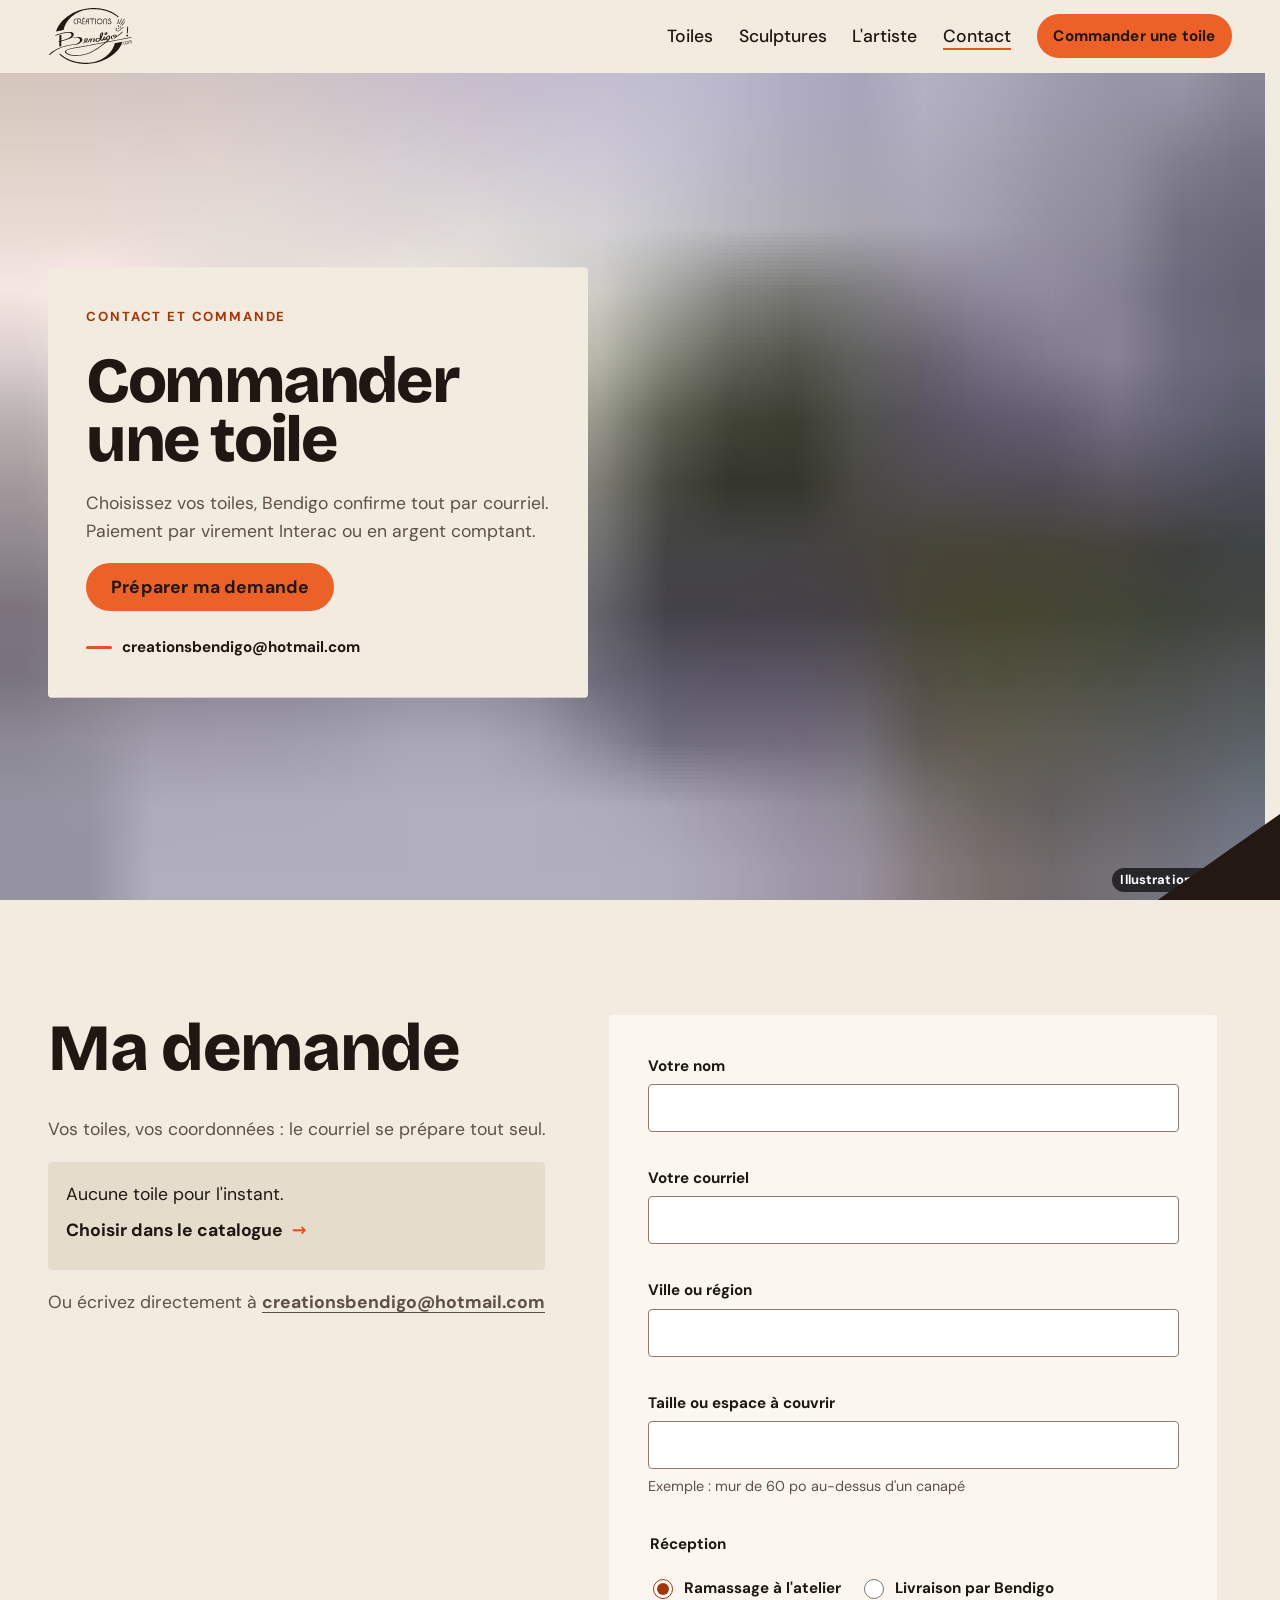
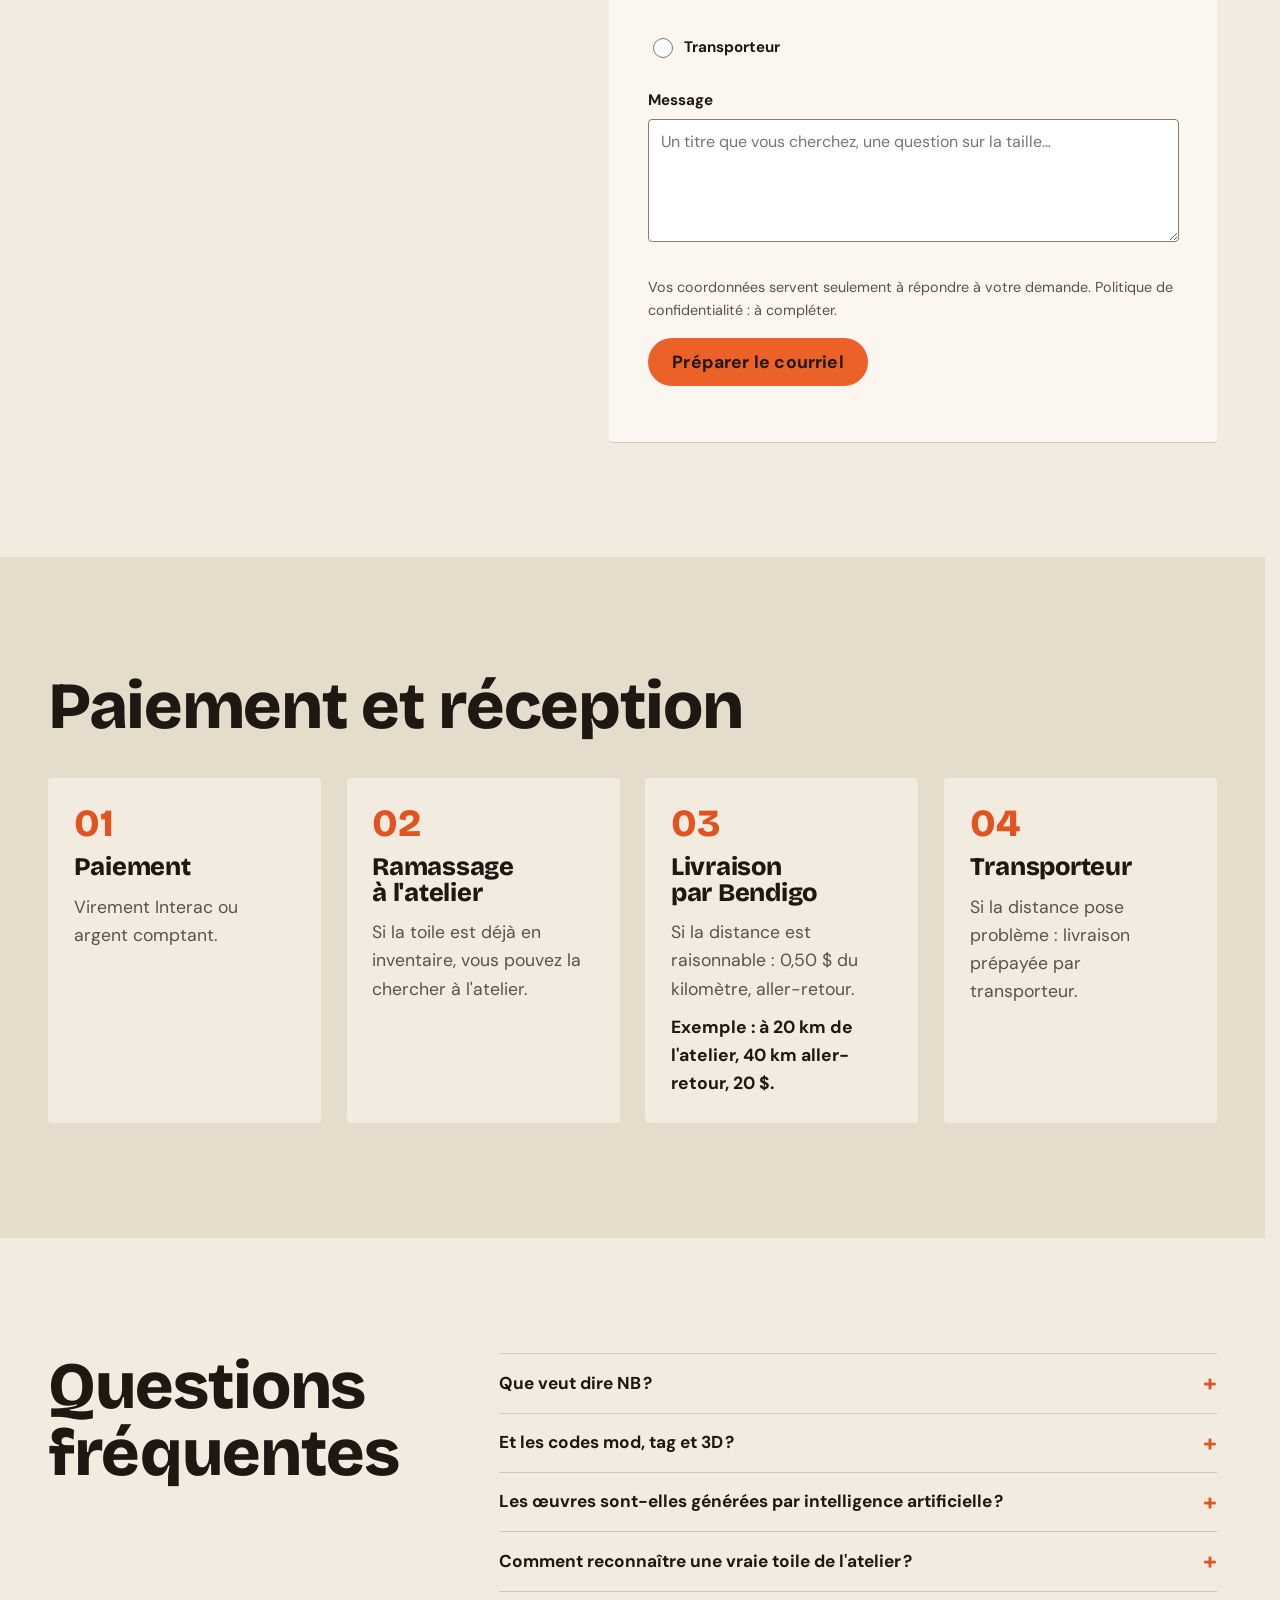
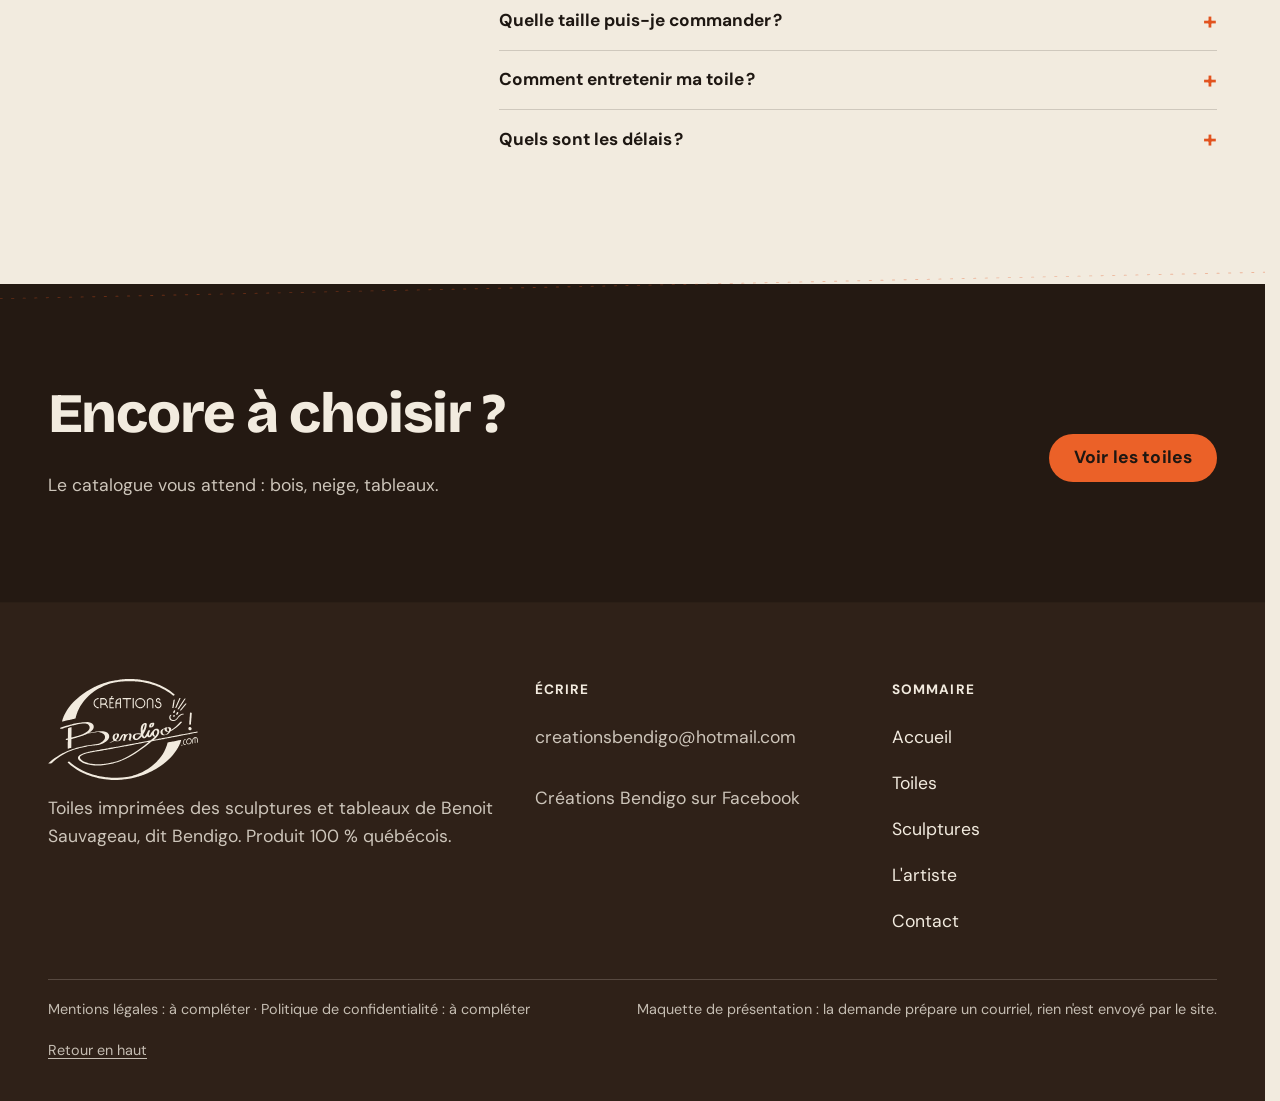
<file: contact.html>
<!doctype html>
<html lang="fr" data-v="2">
<head>
<meta charset="utf-8">
<meta name="viewport" content="width=device-width, initial-scale=1, viewport-fit=cover">
<title>Commander une toile : Créations Bendigo</title>
<meta name="description" content="Votre demande de toile par courriel, paiement par virement Interac ou comptant, ramassage à l&#39;atelier ou livraison.">
<meta name="robots" content="noindex, nofollow">
<link rel="canonical" href="https://creationsbendigo-maquette.vercel.app/contact">
<style>:root{--fond:#f2ebdf;--texte:#1e1712;--voile-fond:#241912;--ouverture-fond:#241912;--menu-fond:#241912}:root { --entete-h: 72px; --barres-h: 0px; } html { background: var(--fond); color: var(--texte); scrollbar-gutter: stable; } body { margin: 0; background: var(--fond); } html.js:not(.secours):not([data-arrivee="retour"]) [data-anime] { opacity: 0; } html.js:not(.secours):not([data-arrivee="retour"]) [data-anime].vu { opacity: 1; } [data-voile] { position: fixed; inset: 0; z-index: 900; background: var(--voile-fond); transform: translateY(100%); visibility: hidden; pointer-events: none; } html[data-arrivee="voile"]:not(.voile-leve):not(.secours) [data-voile] { transform: none; visibility: visible; } html.secours [data-voile] { visibility: hidden !important; } .ouverture-panneau { position: fixed; inset: 0; z-index: 850; display: none; place-content: center; justify-items: center; background: var(--ouverture-fond, var(--voile-fond)); color: var(--fond); text-align: center; } html.js[data-arrivee="intro"]:not(.secours):not(.intro-finie) .ouverture-panneau { display: grid; } html.defilement-bloque, html.defilement-bloque body, html.js[data-arrivee="intro"]:not(.secours):not(.intro-finie), html.js[data-arrivee="intro"]:not(.secours):not(.intro-finie) body, html[data-arrivee="voile"]:not(.voile-leve):not(.secours), html[data-arrivee="voile"]:not(.voile-leve):not(.secours) body { overflow: hidden; } html.js[data-arrivee="intro"]:not(.secours):not(.intro-finie) { background-color: var(--ouverture-fond, var(--voile-fond)); } html[data-arrivee="voile"]:not(.voile-leve):not(.secours) { background-color: var(--voile-fond); }</style>
<script>(function () {
var d = document.documentElement, ss = null, ls = null;
try { ss = window.sessionStorage; ls = window.localStorage; } catch (e) {}
d.classList.add('js');
var nav = performance.getEntriesByType ? performance.getEntriesByType('navigation')[0] : null;
var type = nav ? nav.type : 'navigate';
var depart = null;
try { depart = JSON.parse(ss.getItem('socle:depart') || 'null'); ss.removeItem('socle:depart'); } catch (e) {}
if (depart && !(Date.now() - depart.t < 15000)) depart = null;
var mode = type === 'back_forward' ? 'retour' : type === 'reload' ? 'intro' : depart ? 'voile' : 'intro';
d.setAttribute('data-arrivee', mode);
if (mode === 'voile' && depart.couleur) d.style.setProperty('--voile-fond', depart.couleur);
if (type === 'reload' && 'scrollRestoration' in history) {
history.scrollRestoration = 'manual';
}
try {
var choisie = ls && ls.getItem('socle:langue');
var langue = (d.lang || '').slice(0, 2);
if (choisie && choisie !== langue && type === 'navigate' && !depart) {
var alt = document.querySelector('link[rel="alternate"][hreflang="' + choisie + '"]');
if (alt) location.replace(new URL(alt.href).pathname + location.search + location.hash);
}
} catch (e) {}
setTimeout(function () { if (!d.classList.contains('demarre')) d.classList.add('secours'); }, 2000);
})();</script>
<link rel="preload" href="/assets/fonts/bricolage.woff2" as="font" type="font/woff2" crossorigin>
<link rel="stylesheet" href="/assets/css/socle.css?v=2">
<link rel="stylesheet" href="/assets/css/site.css?v=2">
<link rel="modulepreload" href="/assets/js/site.js?v=2">
<link rel="modulepreload" href="/assets/js/socle/index.js?v=2">
<script src="/assets/vendor/gsap.min.js" defer></script>
<script src="/assets/vendor/ScrollTrigger.min.js" defer></script>
<script src="/assets/vendor/SplitText.min.js" defer></script>
<script type="module" src="/assets/js/site.js?v=2"></script>
<meta name="theme-color" content="#f2ebdf">
<link rel="icon" href="/assets/images/favicon.svg" type="image/svg+xml">
<link rel="apple-touch-icon" href="/assets/images/apple-touch-icon.png">
<meta property="og:type" content="website">
<meta property="og:site_name" content="Créations Bendigo">
<meta property="og:locale" content="fr_FR">
<meta property="og:title" content="Commander une toile : Créations Bendigo">
<meta property="og:description" content="Votre demande de toile par courriel, paiement par virement Interac ou comptant, ramassage à l&#39;atelier ou livraison.">
<meta property="og:url" content="https://creationsbendigo-maquette.vercel.app/contact">
<meta property="og:image" content="https://creationsbendigo-maquette.vercel.app/assets/partage/contact-fr.jpg">
<meta property="og:image:width" content="1200">
<meta property="og:image:height" content="630">
<meta property="og:image:alt" content="Petit atelier de bois dans la forêt enneigée">
<meta name="twitter:card" content="summary_large_image">
<script type="application/ld+json">{"@context":"https://schema.org","@type":"Organization","name":"Créations Bendigo","url":"https://creationsbendigo-maquette.vercel.app/","email":"creationsbendigo@hotmail.com","founder":{"@type":"Person","name":"Benoit Sauvageau","alternateName":"Bendigo"},"sameAs":["https://www.facebook.com/Cr%C3%A9ations-Bendigocom-262792637254850"],"description":"Toiles imprimées des sculptures sur bois, sur neige et des tableaux au pointillisme de Bendigo, signées au dos. Produit québécois."}</script>
</head>
<body id="haut">
<div data-voile data-forme="coupe" aria-hidden="true"><span class="voile-trait"></span><div class="voile-contenu"><img src="/assets/images/logo-clair.svg" alt="" width="120" height="81"><span data-voile-libelle>Contact</span></div></div>
<div class="ouverture-panneau" data-ouverture data-gouttiere="#241912" aria-hidden="true">
  <img class="ouverture-logo" src="/assets/images/logo-clair.svg" alt="" width="280" height="188" data-ouverture-objet>
  <p class="ouverture-ligne">Le Magicien à la tronçonneuse</p>
  <span class="ouverture-coupe"></span>
  <canvas class="ouverture-copeaux" width="10" height="10"></canvas>
</div>
<a class="evitement" href="#contenu">Aller au contenu</a>
<header data-entete>
  <div class="entete-rangee">
    <a class="entete-logo" href="/" data-libelle="Accueil" aria-label="Créations Bendigo, accueil">
      <img src="/assets/images/logo.svg" alt="" width="70" height="47">
    </a>
    <nav data-nav aria-label="Navigation principale">
      <ul><li><a href="/toiles" data-libelle="Toiles">Toiles</a></li><li><a href="/sculptures" data-libelle="Sculptures">Sculptures</a></li><li><a href="/artiste" data-libelle="L&#39;artiste">L&#39;artiste</a></li><li><a href="/contact" data-libelle="Contact" aria-current="page">Contact</a></li></ul>
    </nav>
    <div class="entete-actions">
      <a class="bouton" href="/contact#demande" data-libelle="Contact">Commander une toile <span class="demande-compte" data-demande-compte hidden></span></a>
      <button type="button" data-menu-bouton aria-controls="menu" aria-expanded="false" data-libelle-ouvrir="Menu" data-libelle-fermer="Fermer"><span data-libelle-bouton>Menu</span></button>
      <a class="menu-sansjs" href="#menu" data-menu-lien>Menu</a>
    </div>
  </div>
</header>
<script>/* Avant le premier affichage : rangées de la navigation (même règle que ajusterNav dans assets/js/socle/entete.js)
   et hauteur réelle de l'en-tête, pour que rien ne saute quand le JavaScript du site prend la main. */
(function () {
  var h = document.documentElement, u = document.querySelector('[data-nav] ul'), e = document.querySelector('[data-entete]');
  if (u) {
    var deborde = function () { return u.scrollWidth > u.clientWidth + 1; }, c = deborde();
    if (c && window.matchMedia('(min-width: 900px)').matches) {
      h.classList.add('nav-deux-rangees'); c = deborde();
      if (c) { h.classList.add('nav-deux-lignes'); var a = u.querySelector('a'); c = !a || u.getBoundingClientRect().height > a.getBoundingClientRect().height * 2.5; }
      if (c) h.classList.remove('nav-deux-rangees', 'nav-deux-lignes');
    }
    if (c) h.classList.add('nav-compacte');
  }
  if (e) h.style.setProperty('--entete-h', Math.round(e.getBoundingClientRect().height) + 'px');
})();</script>
<span id="menu-ferme" aria-hidden="true"></span>
<div id="menu" data-menu role="dialog" aria-modal="true" aria-label="Menu">
  <p class="menu-sansjs-fermer"><a href="#menu-ferme">Fermer</a></p>
  <ul><li style="--i:0"><a href="/" class="menu-lien" data-libelle="Accueil">Accueil</a></li><li style="--i:1"><a href="/toiles" class="menu-lien" data-libelle="Toiles">Toiles</a></li><li style="--i:2"><a href="/sculptures" class="menu-lien" data-libelle="Sculptures">Sculptures</a></li><li style="--i:3"><a href="/artiste" class="menu-lien" data-libelle="L&#39;artiste">L&#39;artiste</a></li><li style="--i:4"><a href="/contact" class="menu-lien" data-libelle="Contact" aria-current="page">Contact</a></li></ul>
  <p><a href="/contact#demande" class="bouton" data-libelle="Contact">Commander une toile</a></p>
  <p class="menu-courriel">creationsbendigo@hotmail.com</p>
</div>
<main id="contenu" tabindex="-1">
<section class="ct-hero" id="debut">
  <figure class="media ct-hero-media" data-grok data-fx="parallaxe" data-fx-force="6" style="--cadrage:70% 60%">
  <picture><source media="(max-width: 760px) and (orientation: portrait)" srcset="/assets/images/grok/atelier-hiver-mobile-640.webp 640w, /assets/images/grok/atelier-hiver-mobile-1080.webp 1080w" sizes="100vw">
    <img src="/assets/images/grok/atelier-hiver-1280.webp" srcset="/assets/images/grok/atelier-hiver-640.webp 640w, /assets/images/grok/atelier-hiver-1280.webp 1280w, /assets/images/grok/atelier-hiver-1920.webp 1920w" sizes="100vw" alt="Petit atelier de bois dans la forêt enneigée, une fenêtre éclairée au crépuscule" width="1280" height="720" fetchpriority="high" loading="eager" decoding="async">
  </picture><figcaption class="mention-ia">Illustration générée</figcaption>
</figure>
  <div class="conteneur ct-hero-zone">
    <div class="ct-carte ouv-visuel" data-iris-centre>
      <p class="surtitre ouv-el" data-anime="gsap">Contact et commande</p>
      <h1 class="ct-hero-titre ouv-titre" data-anime="gsap"><span class="ligne-masque"><span class="hero-ligne">Commander une toile</span></span></h1>
      <p class="ouv-el" data-anime="gsap">Choisissez vos toiles, Bendigo confirme tout par courriel. Paiement par virement Interac ou en argent comptant.</p>
      <p class="actions ouv-el" data-anime="gsap"><a class="bouton" href="#demande" data-action-principale data-survol="magnetique">Préparer ma demande <span class="demande-compte" data-demande-compte hidden></span></a></p>
      <p class="hero-info ct-courriel ouv-el" data-info-cle data-anime="gsap">creationsbendigo@hotmail.com</p>
    </div>
  </div>
</section>
<section class="demande conteneur" id="demande">
  <div class="demande-col">
    <h2 data-anime="lignes">Ma demande</h2>
    <p data-anime>Vos toiles, vos coordonnées : le courriel se prépare tout seul.</p>
    <div class="demande-panier" data-anime>
      <ul class="demande-liste" data-demande-liste aria-live="polite"></ul>
      <p class="demande-vide" data-demande-vide>Aucune toile pour l&#39;instant. <a href="/toiles#catalogue" class="lien-fleche" data-libelle="Toiles">Choisir dans le catalogue</a></p>
    </div>
    <p class="demande-direct" data-anime>Ou écrivez directement à <a href="mailto:creationsbendigo@hotmail.com">creationsbendigo@hotmail.com</a></p>
  </div>
  <form class="demande-form" data-demande-form novalidate data-email="creationsbendigo@hotmail.com" data-sujet="Demande de toile" data-aucune="aucune toile choisie pour l&#39;instant" data-erreur-nom="Indiquez votre nom." data-erreur-courriel="Indiquez un courriel valide, par exemple nom@exemple.com." data-anime>
    <div class="champ"><label for="d-nom">Votre nom</label><input id="d-nom" name="nom" autocomplete="name" required aria-describedby="d-nom-erreur"><p class="champ-erreur" id="d-nom-erreur" hidden></p></div>
    <div class="champ"><label for="d-courriel">Votre courriel</label><input id="d-courriel" name="courriel" type="email" autocomplete="email" required aria-describedby="d-courriel-erreur"><p class="champ-erreur" id="d-courriel-erreur" hidden></p></div>
    <div class="champ"><label for="d-ville">Ville ou région</label><input id="d-ville" name="ville" autocomplete="address-level2"></div>
    <div class="champ"><label for="d-taille">Taille ou espace à couvrir</label><input id="d-taille" name="taille" aria-describedby="d-taille-aide"><p class="champ-aide" id="d-taille-aide">Exemple : mur de 60 po au-dessus d&#39;un canapé</p></div>
    <fieldset class="champ champ-radios"><legend>Réception</legend>
      <label class="radio"><input type="radio" name="reception" value="Ramassage à l&#39;atelier" checked><span>Ramassage à l&#39;atelier</span></label><label class="radio"><input type="radio" name="reception" value="Livraison par Bendigo"><span>Livraison par Bendigo</span></label><label class="radio"><input type="radio" name="reception" value="Transporteur"><span>Transporteur</span></label>
    </fieldset>
    <div class="champ"><label for="d-message">Message</label><textarea id="d-message" name="message" rows="4" placeholder="Un titre que vous cherchez, une question sur la taille…"></textarea></div>
    <p class="champ-aide">Vos coordonnées servent seulement à répondre à votre demande. Politique de confidentialité : à compléter.</p>
    <p><button type="submit" class="bouton">Préparer le courriel</button></p>
    <div class="demande-sortie" data-demande-sortie tabindex="-1" hidden>
      <p>Votre logiciel de courriel s&#39;ouvre avec la demande prête. Rien n&#39;est envoyé tant que vous ne cliquez pas sur Envoyer.</p>
      <pre class="demande-texte" data-demande-texte></pre>
      <p class="actions"><a class="bouton" href="mailto:creationsbendigo@hotmail.com" data-demande-mailto>Ouvrir mon courriel</a> <button type="button" class="bouton bouton--contour" data-demande-copier data-copiee="Demande copiée"><span data-libelle-bouton>Copier la demande</span></button></p>
    </div>
  </form>
</section>
<section class="reception" id="reception">
  <div class="conteneur">
    <h2 data-anime="lignes">Paiement et réception</h2>
    <ul class="reception-grille" data-anime="cascade">
      <li class="reception-carte"><span class="reception-num" aria-hidden="true">01</span><h3>Paiement</h3><p>Virement Interac ou argent comptant.</p></li><li class="reception-carte"><span class="reception-num" aria-hidden="true">02</span><h3>Ramassage à l&#39;atelier</h3><p>Si la toile est déjà en inventaire, vous pouvez la chercher à l&#39;atelier.</p></li><li class="reception-carte"><span class="reception-num" aria-hidden="true">03</span><h3>Livraison par Bendigo</h3><p>Si la distance est raisonnable : 0,50 $ du kilomètre, aller-retour.</p><p class="reception-exemple">Exemple : à 20 km de l&#39;atelier, 40 km aller-retour, 20 $.</p></li><li class="reception-carte"><span class="reception-num" aria-hidden="true">04</span><h3>Transporteur</h3><p>Si la distance pose problème : livraison prépayée par transporteur.</p></li>
    </ul>
  </div>
</section>
<section class="faq conteneur" id="faq">
  <h2 data-anime="lignes">Questions fréquentes</h2>
  <div class="faq-liste">
    <details class="faq-item" data-anime><summary>Que veut dire NB ?</summary><p>NB désigne la version en noir et blanc d&#39;une image. Sans NB, l&#39;image est en couleur.</p></details><details class="faq-item" data-anime><summary>Et les codes mod, tag et 3D ?</summary><p>Recopiez-les tels quels avec le titre : ils désignent la version exacte de l&#39;image que vous choisissez.</p></details><details class="faq-item" data-anime><summary>Les œuvres sont-elles générées par intelligence artificielle ?</summary><p>Non. Ce sont des œuvres réelles de Bendigo : sculptures sur bois, sur neige, tableaux et murales.</p></details><details class="faq-item" data-anime><summary>Comment reconnaître une vraie toile de l&#39;atelier ?</summary><p>Chaque toile est signée au dos. Une toile non signée ne vient pas de l&#39;atelier.</p></details><details class="faq-item" data-anime><summary>Quelle taille puis-je commander ?</summary><p>La plupart des images vont jusqu&#39;à environ 55 po sur leur plus grand côté. Sinon, Bendigo vous indique la taille maximale.</p></details><details class="faq-item" data-anime><summary>Comment entretenir ma toile ?</summary><p>Un linge doux et du savon suffisent : l&#39;encre HP Latex est lavable.</p></details><details class="faq-item" data-anime><summary>Quels sont les délais ?</summary><p>Bendigo vous les confirme par courriel, avec votre commande.</p></details>
  </div>
</section>
<section class="fin fin--sombre fin--court" id="fin">
  <svg class="trait-scie " viewBox="0 0 1200 60" preserveAspectRatio="none" aria-hidden="true" data-fx="trace" data-grille="fil" data-visuel>
<path d="M0 46 L1200 10" fill="none" stroke="currentColor" stroke-width="3" stroke-linecap="round"/>
<path d="M0 50 L1200 14" fill="none" stroke="currentColor" stroke-opacity=".35" stroke-width="1.2" stroke-dasharray="2 9" stroke-linecap="round"/></svg>
  <div class="conteneur fin-ligne">
    <div>
      <h2 data-anime="lignes">Encore à choisir ?</h2>
      <p data-anime>Le catalogue vous attend : bois, neige, tableaux.</p>
    </div>
    <p class="actions" data-anime><a href="/toiles" class="bouton" data-libelle="Toiles" data-survol="magnetique">Voir les toiles</a></p>
  </div>
</section>
</main>
<footer class="pied" id="pied">
  <div class="conteneur pied-grille">
    <div>
      <img class="pied-logo" src="/assets/images/logo-clair.svg" alt="Créations Bendigo" width="150" height="101" loading="lazy">
      <p>Toiles imprimées des sculptures et tableaux de Benoit Sauvageau, dit Bendigo. Produit 100 % québécois.</p>
    </div>
    <div>
      <p class="pied-titre">Écrire</p>
      <p><a href="mailto:creationsbendigo@hotmail.com">creationsbendigo@hotmail.com</a></p>
      <p><a href="https://www.facebook.com/Cr%C3%A9ations-Bendigocom-262792637254850" target="_blank" rel="noopener">Créations Bendigo sur Facebook</a></p>
    </div>
    <nav aria-label="Sommaire">
      <p class="pied-titre">Sommaire</p>
      <ul><li><a href="/" data-libelle="Accueil">Accueil</a></li><li><a href="/toiles" data-libelle="Toiles">Toiles</a></li><li><a href="/sculptures" data-libelle="Sculptures">Sculptures</a></li><li><a href="/artiste" data-libelle="L&#39;artiste">L&#39;artiste</a></li><li><a href="/contact" data-libelle="Contact" aria-current="page">Contact</a></li></ul>
    </nav>
  </div>
  <div class="conteneur pied-bas">
    <p>Mentions légales : à compléter · Politique de confidentialité : à compléter</p>
    <p>Maquette de présentation : la demande prépare un courriel, rien n&#39;est envoyé par le site.</p>
    <p><a href="#haut" data-sans-transition>Retour en haut</a></p>
  </div>
</footer>
<div data-barre-fixe>
  <a class="bouton bouton--contour" href="mailto:creationsbendigo@hotmail.com">Écrire</a>
  <a class="bouton" href="/contact#demande" data-libelle="Contact">Ma demande <span class="demande-compte" data-demande-compte hidden></span></a>
</div>
<p class="visuellement-cache" data-annonce aria-live="polite"></p>
<script type="application/json" id="donnees-toiles">[{"id":"western-lover","titre":"Western Lover","collection":"bois","version":"couleur","codes":"mod tag","image":"toiles/western-lover","ratio":"2000 / 1641","proportion":1.219},{"id":"cliff-eagle-egg-mind","titre":"Cliff eagle egg mind","collection":"bois","version":"couleur","codes":"mod tag","image":"toiles/cliff-eagle-egg-mind","ratio":"899 / 1740","proportion":0.517},{"id":"cliff-eagle-egg-mind-nb","titre":"Cliff eagle egg mind","collection":"bois","version":"nb","codes":"mod tag NB","image":"toiles/cliff-eagle-egg-mind-nb","ratio":"899 / 1740","proportion":0.517},{"id":"dragonlake","titre":"Dragonlake","collection":"neige","version":"couleur","codes":"mod tag","image":"toiles/dragonlake","ratio":"4 / 3","proportion":1.333},{"id":"dragonlake-nb","titre":"Dragonlake","collection":"neige","version":"nb","codes":"mod tag NB","image":"toiles/dragonlake-nb","ratio":"4 / 3","proportion":1.333},{"id":"divinementmains-nb","titre":"Divinementmains","collection":"neige","version":"nb","codes":"mod tag NB","image":"toiles/divinementmains-nb","ratio":"1218 / 2000","proportion":0.609},{"id":"re-invention-tour-nb","titre":"Re Invention Tour","collection":"tableaux","version":"nb","codes":"mod tag 3D NB","image":"toiles/re-invention-tour-nb","ratio":"1654 / 2000","proportion":0.827},{"id":"revolte-cellulaire-nb","titre":"Révolte cellulaire","collection":"tableaux","version":"nb","codes":"mod tag NB","image":"toiles/revolte-cellulaire-nb","ratio":"4 / 3","proportion":1.333},{"id":"humanimal-nb","titre":"L'humanimal","collection":"tableaux","version":"nb","codes":"mod tag NB","image":"toiles/humanimal-nb","ratio":"4 / 3","proportion":1.333}]</script>
</body>
</html>
</file>
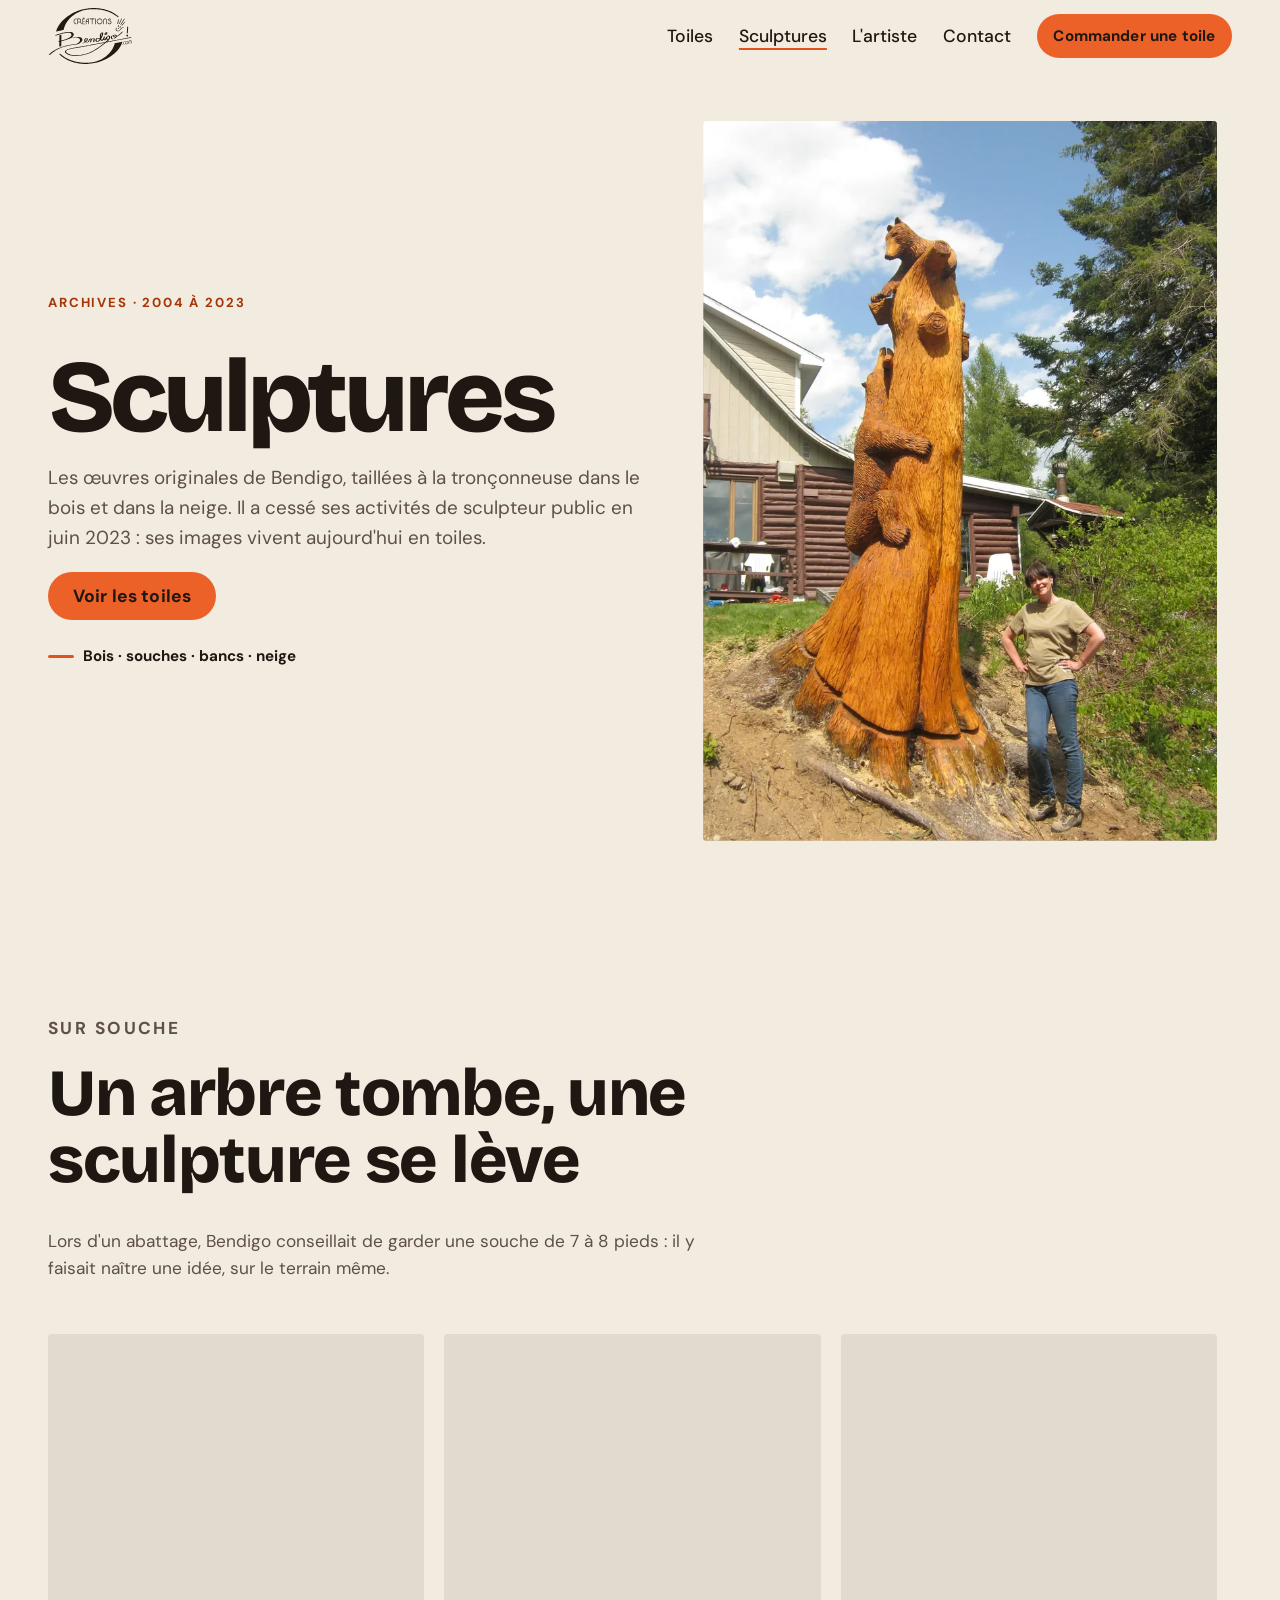
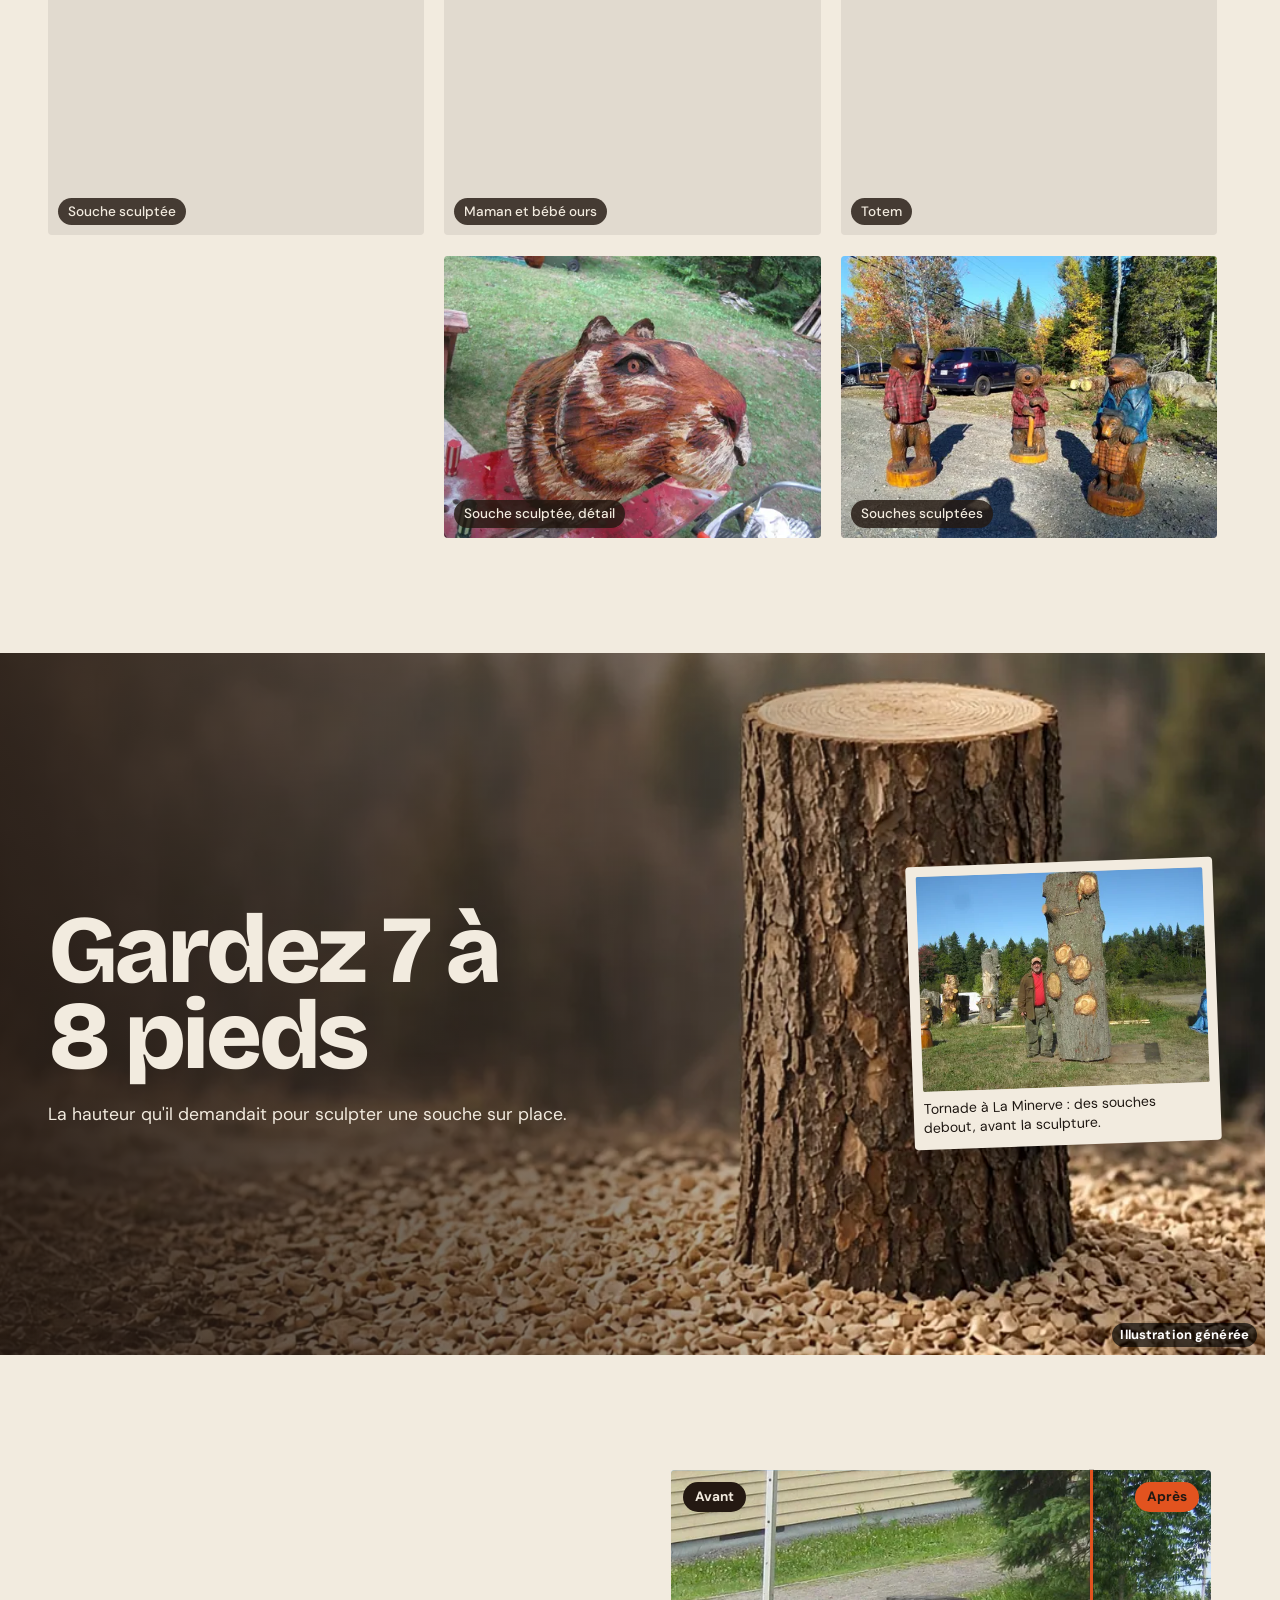
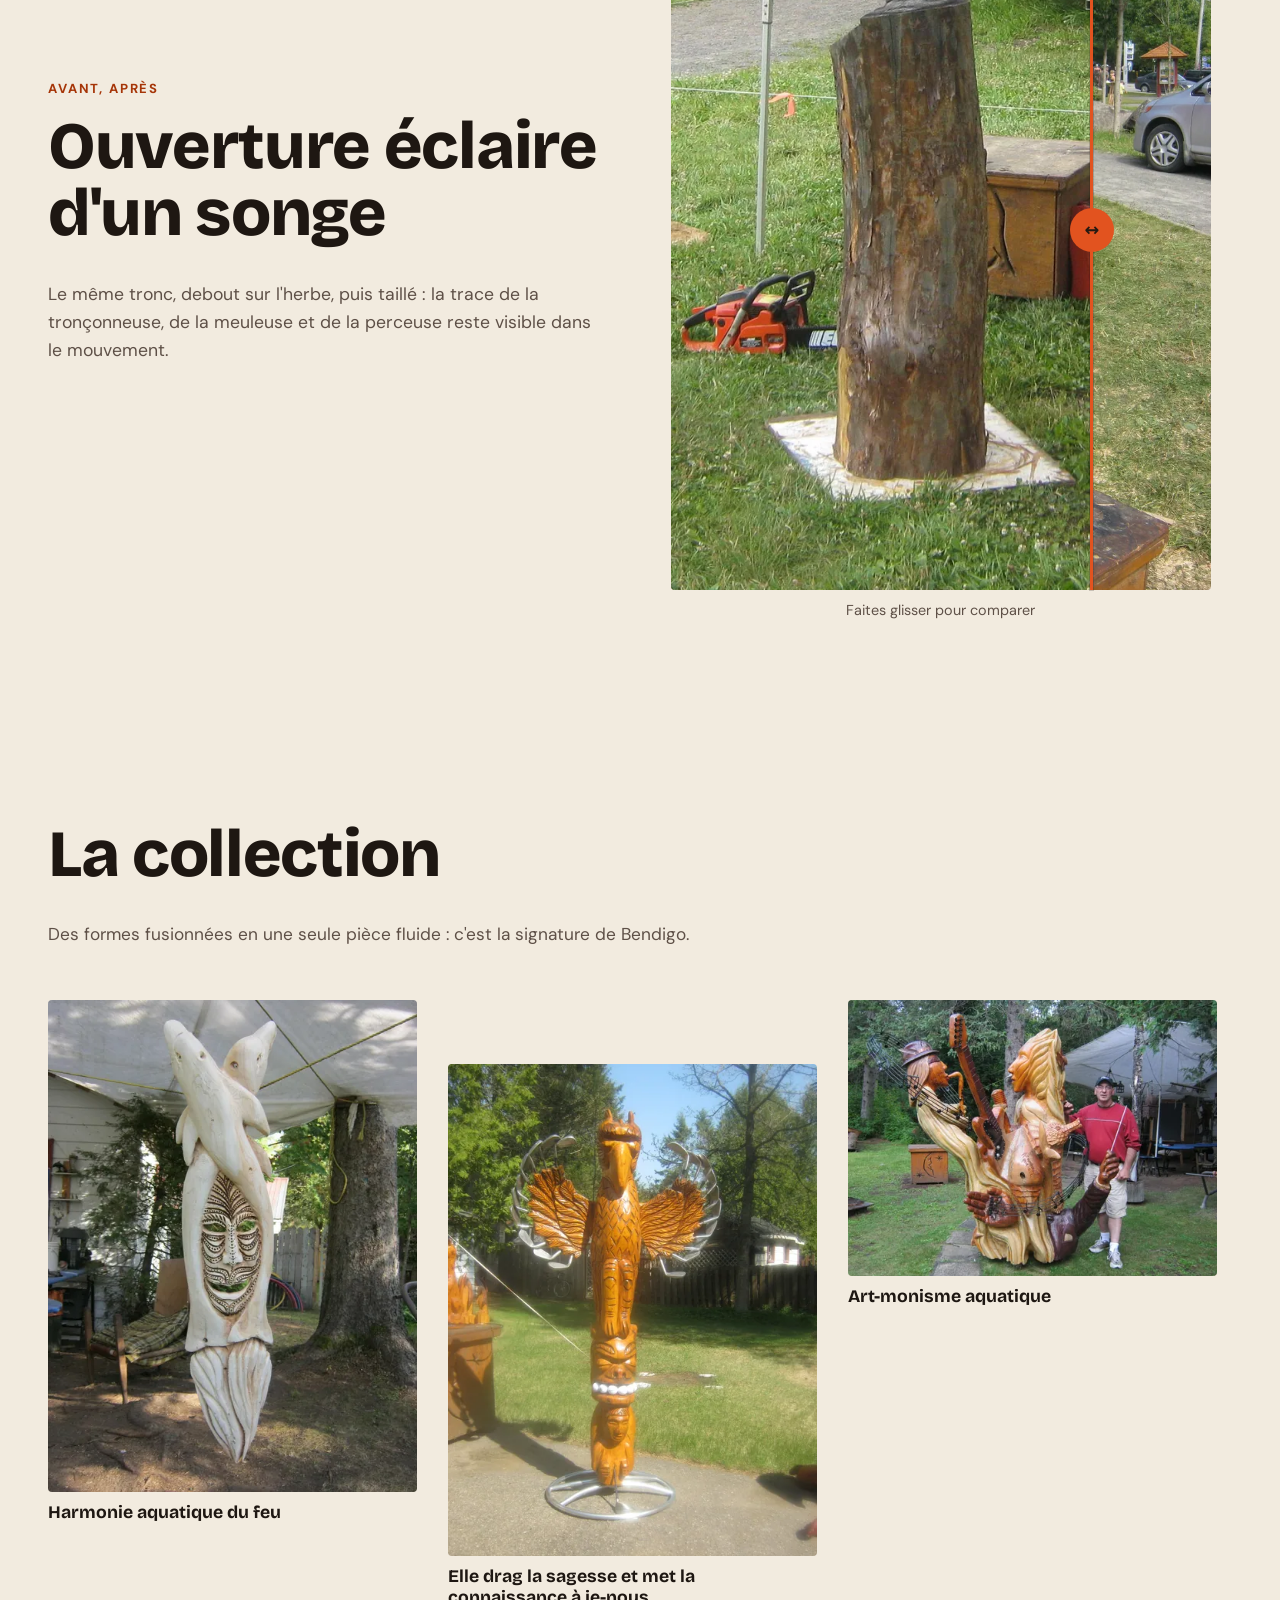
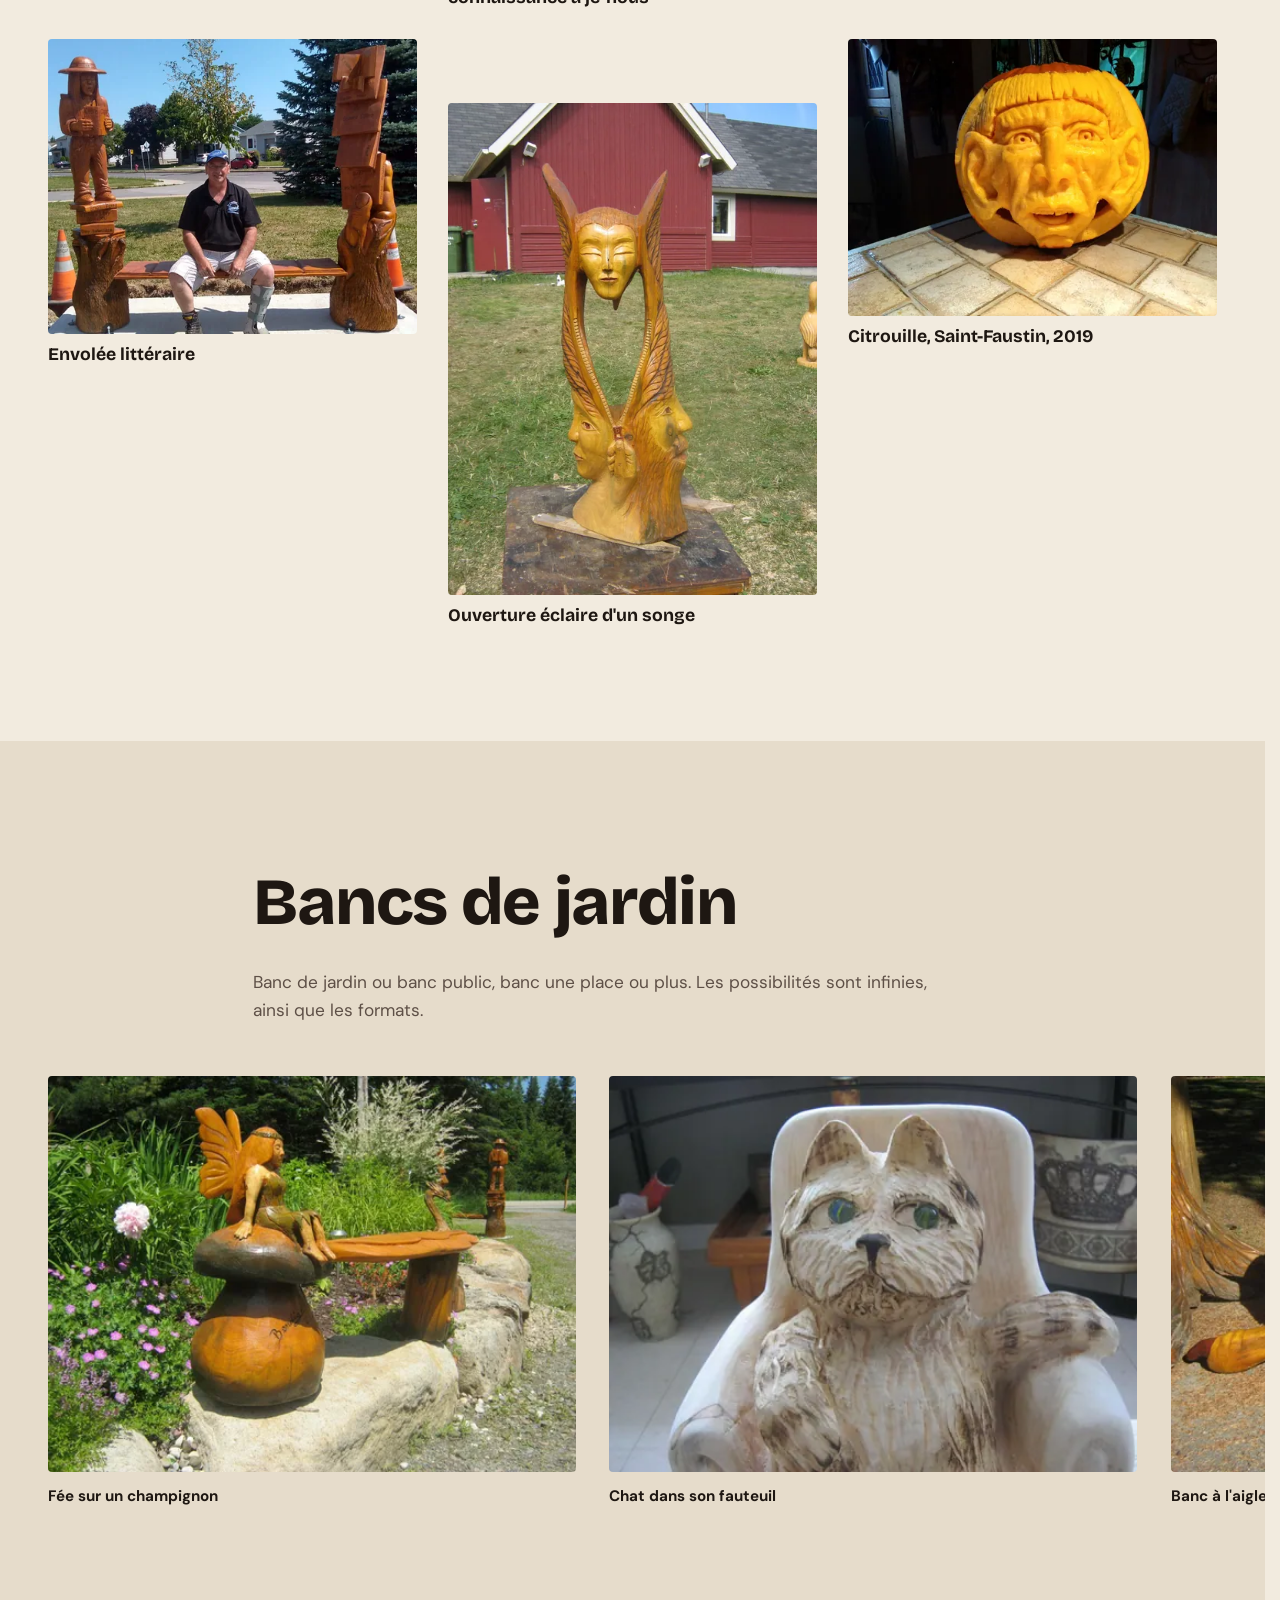
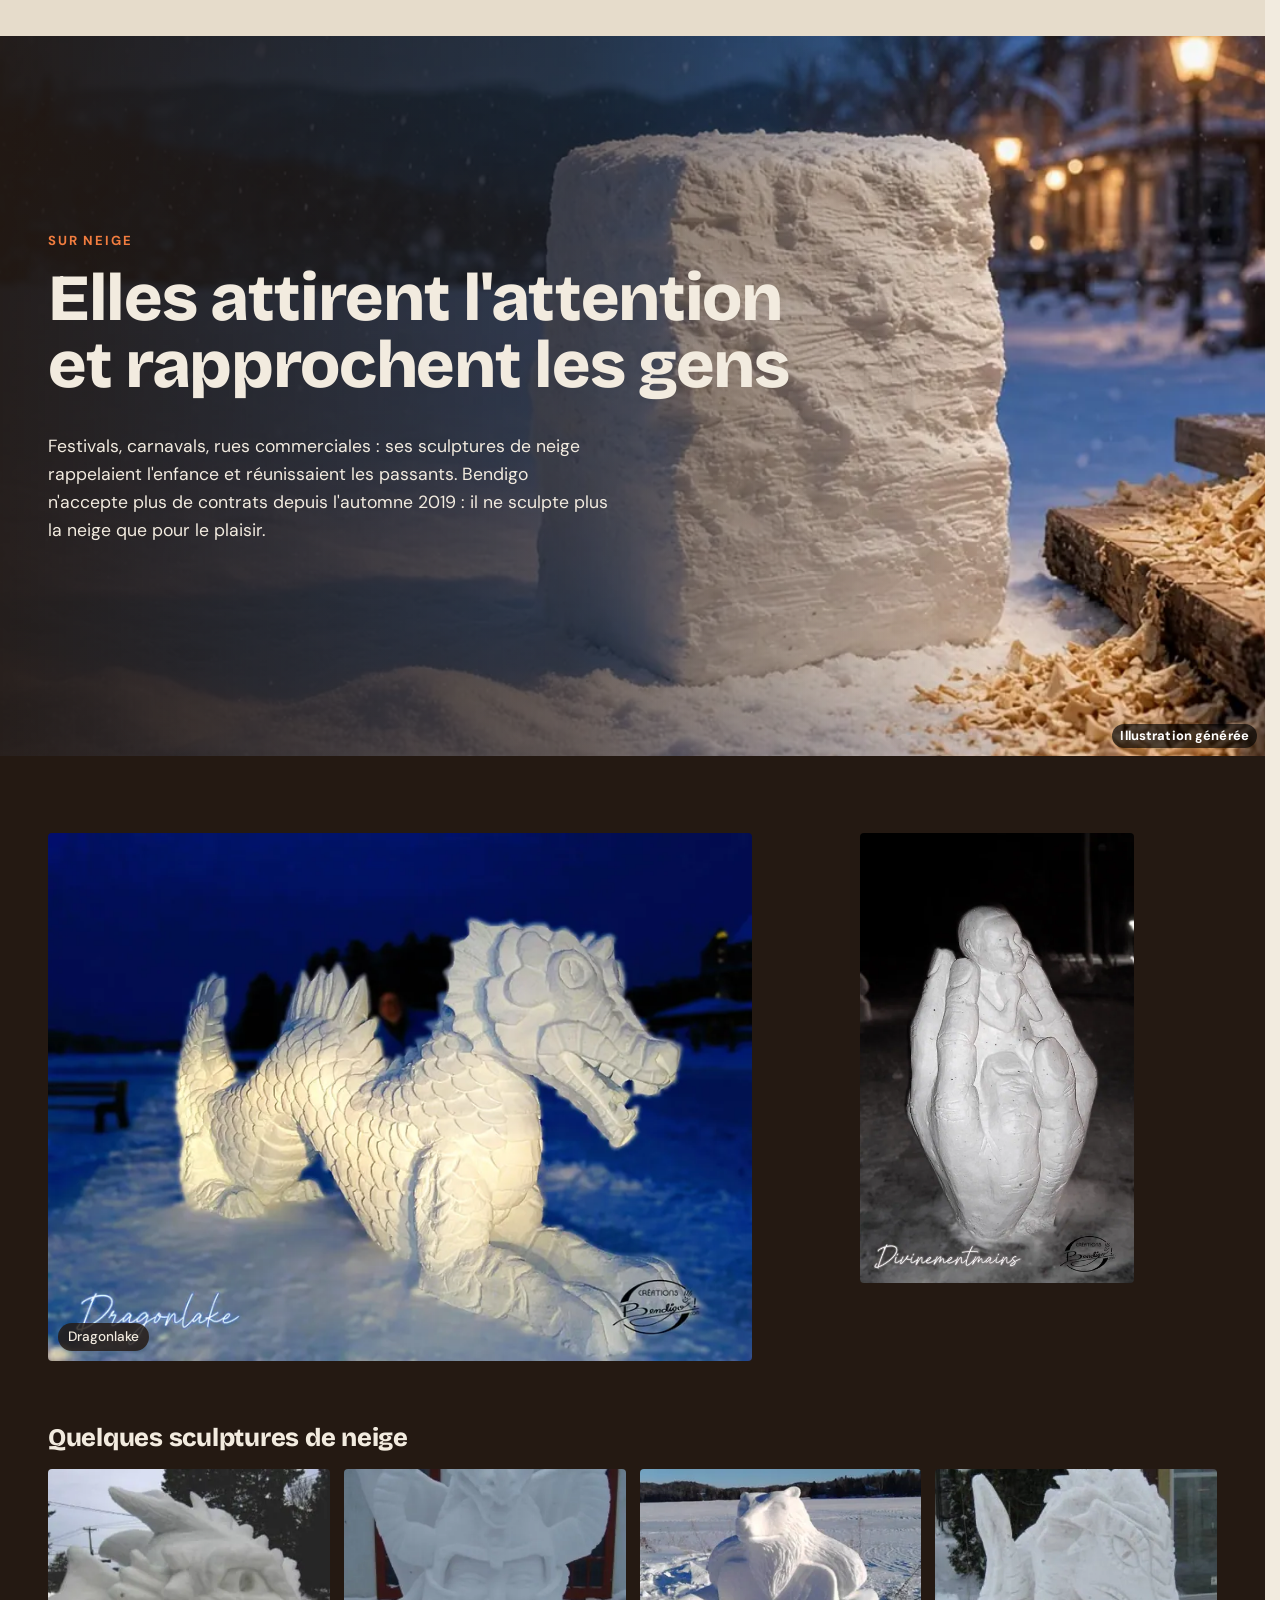
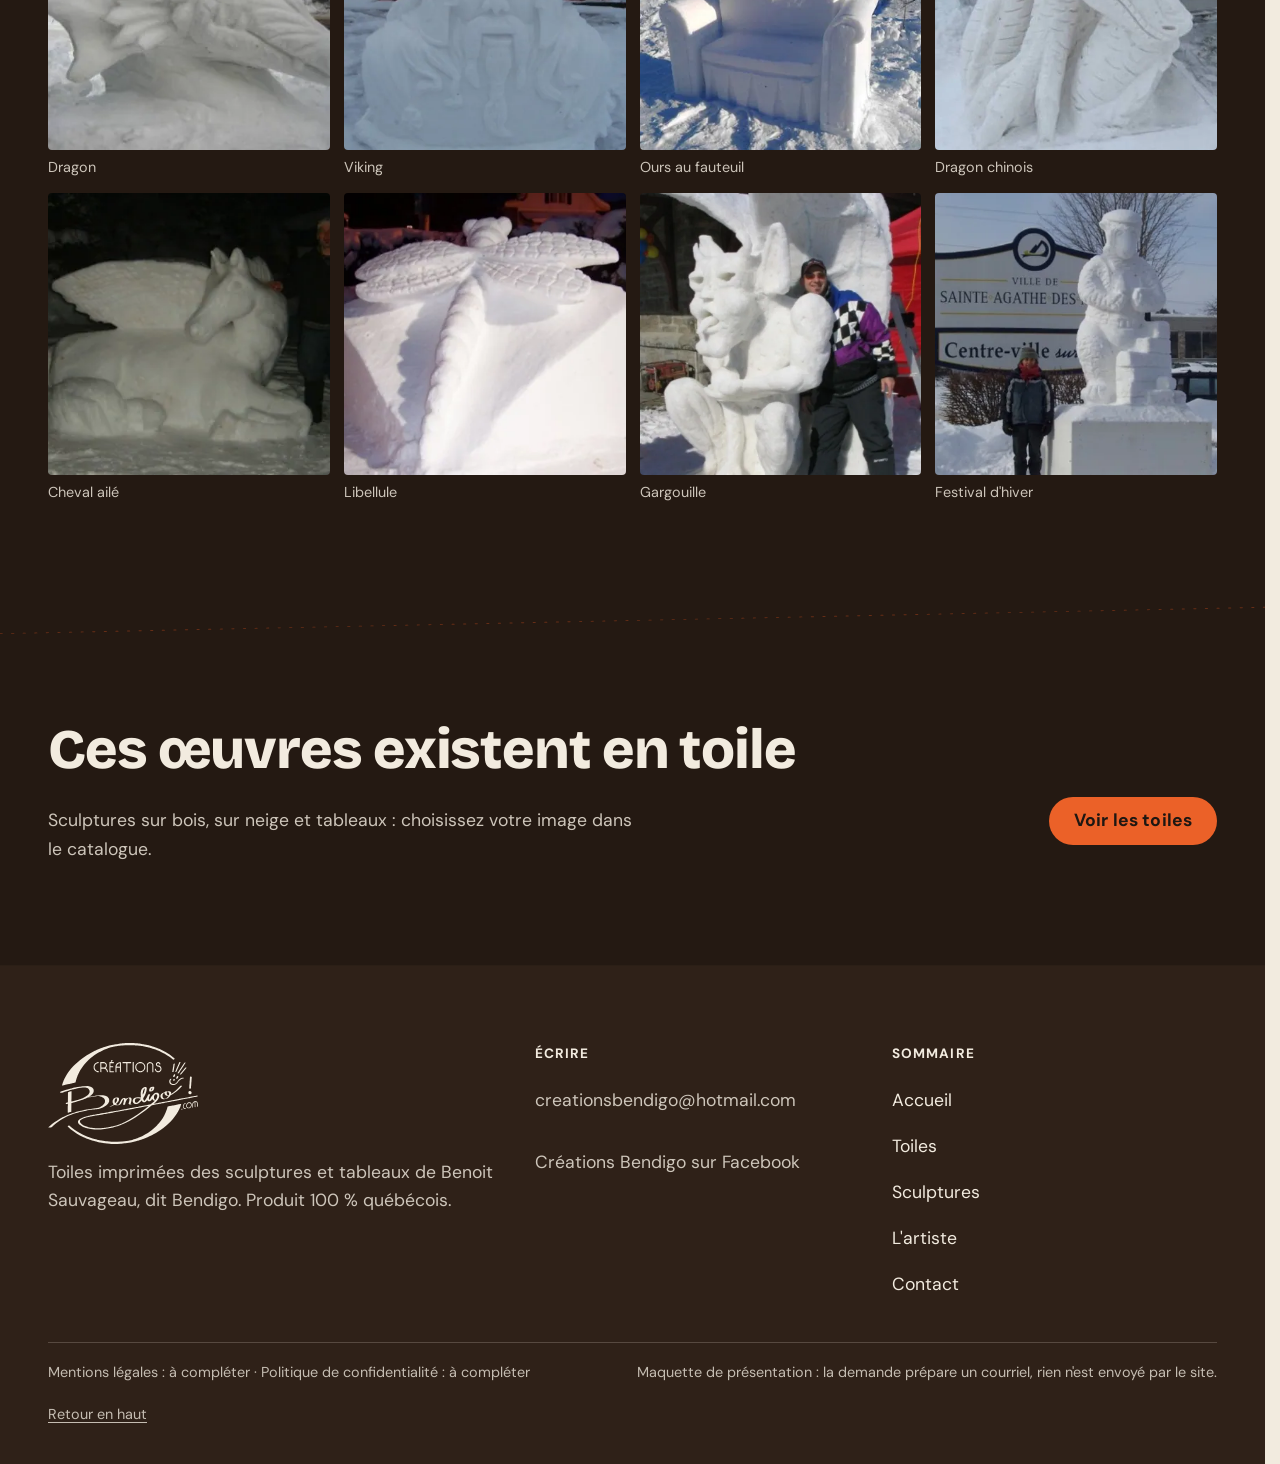
<file: sculptures.html>
<!doctype html>
<html lang="fr" data-v="2">
<head>
<meta charset="utf-8">
<meta name="viewport" content="width=device-width, initial-scale=1, viewport-fit=cover">
<title>Sculptures : les archives de Bendigo, sur bois et sur neige</title>
<meta name="description" content="Souches sculptées, collection, bancs de jardin et sculptures sur neige : les œuvres originales de Bendigo, de 2004 à 2023.">
<meta name="robots" content="noindex, nofollow">
<link rel="canonical" href="https://creationsbendigo-maquette.vercel.app/sculptures">
<style>:root{--fond:#f2ebdf;--texte:#1e1712;--voile-fond:#241912;--ouverture-fond:#241912;--menu-fond:#241912}:root { --entete-h: 72px; --barres-h: 0px; } html { background: var(--fond); color: var(--texte); scrollbar-gutter: stable; } body { margin: 0; background: var(--fond); } html.js:not(.secours):not([data-arrivee="retour"]) [data-anime] { opacity: 0; } html.js:not(.secours):not([data-arrivee="retour"]) [data-anime].vu { opacity: 1; } [data-voile] { position: fixed; inset: 0; z-index: 900; background: var(--voile-fond); transform: translateY(100%); visibility: hidden; pointer-events: none; } html[data-arrivee="voile"]:not(.voile-leve):not(.secours) [data-voile] { transform: none; visibility: visible; } html.secours [data-voile] { visibility: hidden !important; } .ouverture-panneau { position: fixed; inset: 0; z-index: 850; display: none; place-content: center; justify-items: center; background: var(--ouverture-fond, var(--voile-fond)); color: var(--fond); text-align: center; } html.js[data-arrivee="intro"]:not(.secours):not(.intro-finie) .ouverture-panneau { display: grid; } html.defilement-bloque, html.defilement-bloque body, html.js[data-arrivee="intro"]:not(.secours):not(.intro-finie), html.js[data-arrivee="intro"]:not(.secours):not(.intro-finie) body, html[data-arrivee="voile"]:not(.voile-leve):not(.secours), html[data-arrivee="voile"]:not(.voile-leve):not(.secours) body { overflow: hidden; } html.js[data-arrivee="intro"]:not(.secours):not(.intro-finie) { background-color: var(--ouverture-fond, var(--voile-fond)); } html[data-arrivee="voile"]:not(.voile-leve):not(.secours) { background-color: var(--voile-fond); }</style>
<script>(function () {
var d = document.documentElement, ss = null, ls = null;
try { ss = window.sessionStorage; ls = window.localStorage; } catch (e) {}
d.classList.add('js');
var nav = performance.getEntriesByType ? performance.getEntriesByType('navigation')[0] : null;
var type = nav ? nav.type : 'navigate';
var depart = null;
try { depart = JSON.parse(ss.getItem('socle:depart') || 'null'); ss.removeItem('socle:depart'); } catch (e) {}
if (depart && !(Date.now() - depart.t < 15000)) depart = null;
var mode = type === 'back_forward' ? 'retour' : type === 'reload' ? 'intro' : depart ? 'voile' : 'intro';
d.setAttribute('data-arrivee', mode);
if (mode === 'voile' && depart.couleur) d.style.setProperty('--voile-fond', depart.couleur);
if (type === 'reload' && 'scrollRestoration' in history) {
history.scrollRestoration = 'manual';
}
try {
var choisie = ls && ls.getItem('socle:langue');
var langue = (d.lang || '').slice(0, 2);
if (choisie && choisie !== langue && type === 'navigate' && !depart) {
var alt = document.querySelector('link[rel="alternate"][hreflang="' + choisie + '"]');
if (alt) location.replace(new URL(alt.href).pathname + location.search + location.hash);
}
} catch (e) {}
setTimeout(function () { if (!d.classList.contains('demarre')) d.classList.add('secours'); }, 2000);
})();</script>
<link rel="preload" href="/assets/fonts/bricolage.woff2" as="font" type="font/woff2" crossorigin>
<link rel="stylesheet" href="/assets/css/socle.css?v=2">
<link rel="stylesheet" href="/assets/css/site.css?v=2">
<link rel="modulepreload" href="/assets/js/site.js?v=2">
<link rel="modulepreload" href="/assets/js/socle/index.js?v=2">
<script src="/assets/vendor/gsap.min.js" defer></script>
<script src="/assets/vendor/ScrollTrigger.min.js" defer></script>
<script src="/assets/vendor/SplitText.min.js" defer></script>
<script type="module" src="/assets/js/site.js?v=2"></script>
<meta name="theme-color" content="#f2ebdf">
<link rel="icon" href="/assets/images/favicon.svg" type="image/svg+xml">
<link rel="apple-touch-icon" href="/assets/images/apple-touch-icon.png">
<meta property="og:type" content="website">
<meta property="og:site_name" content="Créations Bendigo">
<meta property="og:locale" content="fr_FR">
<meta property="og:title" content="Sculptures : les archives de Bendigo, sur bois et sur neige">
<meta property="og:description" content="Souches sculptées, collection, bancs de jardin et sculptures sur neige : les œuvres originales de Bendigo, de 2004 à 2023.">
<meta property="og:url" content="https://creationsbendigo-maquette.vercel.app/sculptures">
<meta property="og:image" content="https://creationsbendigo-maquette.vercel.app/assets/partage/sculptures-fr.jpg">
<meta property="og:image:width" content="1200">
<meta property="og:image:height" content="630">
<meta property="og:image:alt" content="Ours géant sculpté dans une souche par Bendigo">
<meta name="twitter:card" content="summary_large_image">
<script type="application/ld+json">{"@context":"https://schema.org","@type":"Organization","name":"Créations Bendigo","url":"https://creationsbendigo-maquette.vercel.app/","email":"creationsbendigo@hotmail.com","founder":{"@type":"Person","name":"Benoit Sauvageau","alternateName":"Bendigo"},"sameAs":["https://www.facebook.com/Cr%C3%A9ations-Bendigocom-262792637254850"],"description":"Toiles imprimées des sculptures sur bois, sur neige et des tableaux au pointillisme de Bendigo, signées au dos. Produit québécois."}</script>
</head>
<body id="haut">
<div data-voile data-forme="coupe" aria-hidden="true"><span class="voile-trait"></span><div class="voile-contenu"><img src="/assets/images/logo-clair.svg" alt="" width="120" height="81"><span data-voile-libelle>Sculptures</span></div></div>
<div class="ouverture-panneau" data-ouverture data-gouttiere="#241912" aria-hidden="true">
  <img class="ouverture-logo" src="/assets/images/logo-clair.svg" alt="" width="280" height="188" data-ouverture-objet>
  <p class="ouverture-ligne">Le Magicien à la tronçonneuse</p>
  <span class="ouverture-coupe"></span>
  <canvas class="ouverture-copeaux" width="10" height="10"></canvas>
</div>
<a class="evitement" href="#contenu">Aller au contenu</a>
<header data-entete>
  <div class="entete-rangee">
    <a class="entete-logo" href="/" data-libelle="Accueil" aria-label="Créations Bendigo, accueil">
      <img src="/assets/images/logo.svg" alt="" width="70" height="47">
    </a>
    <nav data-nav aria-label="Navigation principale">
      <ul><li><a href="/toiles" data-libelle="Toiles">Toiles</a></li><li><a href="/sculptures" data-libelle="Sculptures" aria-current="page">Sculptures</a></li><li><a href="/artiste" data-libelle="L&#39;artiste">L&#39;artiste</a></li><li><a href="/contact" data-libelle="Contact">Contact</a></li></ul>
    </nav>
    <div class="entete-actions">
      <a class="bouton" href="/contact#demande" data-libelle="Contact">Commander une toile <span class="demande-compte" data-demande-compte hidden></span></a>
      <button type="button" data-menu-bouton aria-controls="menu" aria-expanded="false" data-libelle-ouvrir="Menu" data-libelle-fermer="Fermer"><span data-libelle-bouton>Menu</span></button>
      <a class="menu-sansjs" href="#menu" data-menu-lien>Menu</a>
    </div>
  </div>
</header>
<script>/* Avant le premier affichage : rangées de la navigation (même règle que ajusterNav dans assets/js/socle/entete.js)
   et hauteur réelle de l'en-tête, pour que rien ne saute quand le JavaScript du site prend la main. */
(function () {
  var h = document.documentElement, u = document.querySelector('[data-nav] ul'), e = document.querySelector('[data-entete]');
  if (u) {
    var deborde = function () { return u.scrollWidth > u.clientWidth + 1; }, c = deborde();
    if (c && window.matchMedia('(min-width: 900px)').matches) {
      h.classList.add('nav-deux-rangees'); c = deborde();
      if (c) { h.classList.add('nav-deux-lignes'); var a = u.querySelector('a'); c = !a || u.getBoundingClientRect().height > a.getBoundingClientRect().height * 2.5; }
      if (c) h.classList.remove('nav-deux-rangees', 'nav-deux-lignes');
    }
    if (c) h.classList.add('nav-compacte');
  }
  if (e) h.style.setProperty('--entete-h', Math.round(e.getBoundingClientRect().height) + 'px');
})();</script>
<span id="menu-ferme" aria-hidden="true"></span>
<div id="menu" data-menu role="dialog" aria-modal="true" aria-label="Menu">
  <p class="menu-sansjs-fermer"><a href="#menu-ferme">Fermer</a></p>
  <ul><li style="--i:0"><a href="/" class="menu-lien" data-libelle="Accueil">Accueil</a></li><li style="--i:1"><a href="/toiles" class="menu-lien" data-libelle="Toiles">Toiles</a></li><li style="--i:2"><a href="/sculptures" class="menu-lien" data-libelle="Sculptures" aria-current="page">Sculptures</a></li><li style="--i:3"><a href="/artiste" class="menu-lien" data-libelle="L&#39;artiste">L&#39;artiste</a></li><li style="--i:4"><a href="/contact" class="menu-lien" data-libelle="Contact">Contact</a></li></ul>
  <p><a href="/contact#demande" class="bouton" data-libelle="Contact">Commander une toile</a></p>
  <p class="menu-courriel">creationsbendigo@hotmail.com</p>
</div>
<main id="contenu" tabindex="-1">
<section class="sc-hero" id="debut">
  <div class="sc-hero-texte">
    <p class="surtitre ouv-el" data-anime="gsap">Archives · 2004 à 2023</p>
    <h1 class="sc-hero-titre ouv-titre" data-anime="gsap"><span class="ligne-masque"><span class="hero-ligne">Sculptures</span></span></h1>
    <p class="sc-hero-intro ouv-el" data-anime="gsap">Les œuvres originales de Bendigo, taillées à la tronçonneuse dans le bois et dans la neige. Il a cessé ses activités de sculpteur public en juin 2023 : ses images vivent aujourd&#39;hui en toiles.</p>
    <p class="actions ouv-el" data-anime="gsap"><a href="/toiles" class="bouton" data-libelle="Toiles" data-action-principale data-survol="magnetique">Voir les toiles</a></p>
    <p class="hero-info ouv-el" data-info-cle data-anime="gsap">Bois · souches · bancs · neige</p>
  </div>
  <figure class="media sc-hero-media ouv-visuel" data-iris-centre data-effet="hero-parallaxe" style="--cadrage:50% 40%;aspect-ratio:3 / 4">
  <picture>
    <img src="/assets/images/sculptures/ermitage-ours-1500.webp" srcset="/assets/images/sculptures/ermitage-ours-480.webp 480w, /assets/images/sculptures/ermitage-ours-800.webp 800w, /assets/images/sculptures/ermitage-ours-1200.webp 1200w, /assets/images/sculptures/ermitage-ours-1500.webp 1500w" sizes="(max-width: 760px) 100vw, 44vw" alt="Ours géant sculpté dans une souche haute, à côté du sculpteur, à l’Ermitage sur le lac Sainte-Adèle" width="1500" height="2000" fetchpriority="high" loading="eager" decoding="async">
  </picture>
</figure>
</section>
<section class="souche conteneur" id="souche">
  <div class="tete-section">
    <p class="surtitre" data-anime>Sur souche</p>
    <h2 data-anime="lignes">Un arbre tombe, une sculpture se lève</h2>
    <p data-anime>Lors d&#39;un abattage, Bendigo conseillait de garder une souche de 7 à 8 pieds : il y faisait naître une idée, sur le terrain même.</p>
  </div>
  <ul class="mosaique" data-anime="cascade">
    <li class="mosaique-grand"><figure class="media " style="--cadrage:50% 50%;aspect-ratio:3 / 4">
  <picture>
    <img src="/assets/images/sculptures/souche-ours-masque-1500.webp" srcset="/assets/images/sculptures/souche-ours-masque-480.webp 480w, /assets/images/sculptures/souche-ours-masque-800.webp 800w, /assets/images/sculptures/souche-ours-masque-1200.webp 1200w, /assets/images/sculptures/souche-ours-masque-1500.webp 1500w" sizes="(max-width: 760px) 100vw, 33vw" alt="Souche sculptée" width="1500" height="2000" loading="lazy" decoding="async">
  </picture><figcaption class="media-legende">Souche sculptée</figcaption>
</figure></li><li class=""><figure class="media " style="--cadrage:50% 50%;aspect-ratio:3 / 4">
  <picture>
    <img src="/assets/images/sculptures/maman-bebe-ours-1500.webp" srcset="/assets/images/sculptures/maman-bebe-ours-480.webp 480w, /assets/images/sculptures/maman-bebe-ours-800.webp 800w, /assets/images/sculptures/maman-bebe-ours-1200.webp 1200w, /assets/images/sculptures/maman-bebe-ours-1500.webp 1500w" sizes="(max-width: 760px) 100vw, 33vw" alt="Maman et bébé ours" width="1500" height="2000" loading="lazy" decoding="async">
  </picture><figcaption class="media-legende">Maman et bébé ours</figcaption>
</figure></li><li class=""><figure class="media " style="--cadrage:50% 50%;aspect-ratio:4 / 3">
  <picture>
    <img src="/assets/images/sculptures/souche-tigre-1500.webp" srcset="/assets/images/sculptures/souche-tigre-480.webp 480w, /assets/images/sculptures/souche-tigre-800.webp 800w, /assets/images/sculptures/souche-tigre-1200.webp 1200w, /assets/images/sculptures/souche-tigre-1500.webp 1500w" sizes="(max-width: 760px) 100vw, 33vw" alt="Souche sculptée, détail" width="1500" height="1125" loading="lazy" decoding="async">
  </picture><figcaption class="media-legende">Souche sculptée, détail</figcaption>
</figure></li><li class=""><figure class="media " style="--cadrage:50% 50%;aspect-ratio:3 / 4">
  <picture>
    <img src="/assets/images/sculptures/totem-1500.webp" srcset="/assets/images/sculptures/totem-480.webp 480w, /assets/images/sculptures/totem-800.webp 800w, /assets/images/sculptures/totem-1200.webp 1200w, /assets/images/sculptures/totem-1500.webp 1500w" sizes="(max-width: 760px) 100vw, 33vw" alt="Totem" width="1500" height="2000" loading="lazy" decoding="async">
  </picture><figcaption class="media-legende">Totem</figcaption>
</figure></li><li class=""><figure class="media " style="--cadrage:50% 50%;aspect-ratio:4 / 3">
  <picture>
    <img src="/assets/images/sculptures/ours-chemises-1500.webp" srcset="/assets/images/sculptures/ours-chemises-480.webp 480w, /assets/images/sculptures/ours-chemises-800.webp 800w, /assets/images/sculptures/ours-chemises-1200.webp 1200w, /assets/images/sculptures/ours-chemises-1500.webp 1500w" sizes="(max-width: 760px) 100vw, 33vw" alt="Souches sculptées" width="1500" height="1125" loading="lazy" decoding="async">
  </picture><figcaption class="media-legende">Souches sculptées</figcaption>
</figure></li>
  </ul>
</section>
<section class="bande" id="sept-pieds">
  <figure class="media bande-media" data-grok data-fx="parallaxe" style="--cadrage:50% 50%">
  <picture><source media="(max-width: 760px) and (orientation: portrait)" srcset="/assets/images/grok/souche-attente-mobile-640.webp 640w" sizes="100vw">
    <img src="/assets/images/grok/souche-attente-1280.webp" srcset="/assets/images/grok/souche-attente-640.webp 640w, /assets/images/grok/souche-attente-1280.webp 1280w, /assets/images/grok/souche-attente-1600.webp 1600w" sizes="100vw" alt="Une souche fraîchement coupée dans une clairière" width="1280" height="720" loading="lazy" decoding="async">
  </picture><figcaption class="mention-ia">Illustration générée</figcaption>
</figure>
  <div class="conteneur bande-texte">
    <div>
      <p class="bande-chiffre" data-anime="lignes">Gardez 7 à 8 pieds</p>
      <p data-anime>La hauteur qu&#39;il demandait pour sculpter une souche sur place.</p>
    </div>
    <figure class="bande-reel" data-anime>
      <figure class="media " style="--cadrage:45% 50%;aspect-ratio:4 / 3">
  <picture>
    <img src="/assets/images/sculptures/tornade-minerve-1500.webp" srcset="/assets/images/sculptures/tornade-minerve-480.webp 480w, /assets/images/sculptures/tornade-minerve-800.webp 800w, /assets/images/sculptures/tornade-minerve-1200.webp 1200w, /assets/images/sculptures/tornade-minerve-1500.webp 1500w" sizes="(max-width: 760px) 70vw, 26vw" alt="Souches debout laissées par une tornade à La Minerve, le sculpteur à côté" width="1500" height="1125" loading="lazy" decoding="async">
  </picture>
</figure>
      <figcaption>Tornade à La Minerve : des souches debout, avant la sculpture.</figcaption>
    </figure>
  </div>
</section>
<section class="avant-apres conteneur" id="avant-apres">
  <div class="aa-texte">
    <p class="surtitre" data-anime>Avant, après</p>
    <h2 data-anime="lignes">Ouverture éclaire d&#39;un songe</h2>
    <p data-anime>Le même tronc, debout sur l&#39;herbe, puis taillé : la trace de la tronçonneuse, de la meuleuse et de la perceuse reste visible dans le mouvement.</p>
  </div>
  <div class="aa-scene" data-effet="avant-apres">
    <div class="aa-image aa-apres"><figure class="media " style="--cadrage:50% 50%;aspect-ratio:3 / 4">
  <picture>
    <img src="/assets/images/sculptures/hommutant-1500.webp" srcset="/assets/images/sculptures/hommutant-480.webp 480w, /assets/images/sculptures/hommutant-800.webp 800w, /assets/images/sculptures/hommutant-1200.webp 1200w, /assets/images/sculptures/hommutant-1500.webp 1500w" sizes="(max-width: 760px) 90vw, 40vw" alt="Après : oiseau et visage fondus dans une même pièce de bois" width="1500" height="2000" loading="lazy" decoding="async">
  </picture>
</figure><span class="aa-etiquette aa-etiquette--apres">Après</span></div>
    <div class="aa-image aa-avant"><figure class="media " style="--cadrage:50% 50%;aspect-ratio:3 / 4">
  <picture>
    <img src="/assets/images/sculptures/ouverture-eclaire-songe-avant-1200.webp" srcset="/assets/images/sculptures/ouverture-eclaire-songe-avant-480.webp 480w, /assets/images/sculptures/ouverture-eclaire-songe-avant-800.webp 800w, /assets/images/sculptures/ouverture-eclaire-songe-avant-1200.webp 1200w" sizes="(max-width: 760px) 90vw, 40vw" alt="Avant : un tronc brut debout sur l’herbe" width="1200" height="1303" loading="lazy" decoding="async">
  </picture>
</figure><span class="aa-etiquette">Avant</span></div>
    <span class="aa-poignee" aria-hidden="true"></span>
    <label class="aa-curseur"><span class="visuellement-cache">Faites glisser pour comparer</span><input type="range" min="0" max="100" value="78"></label>
    <p class="aa-aide">Faites glisser pour comparer</p>
  </div>
</section>
<section class="collection-sc conteneur" id="collection">
  <div class="tete-section">
    <h2 data-anime="lignes">La collection</h2>
    <p data-anime>Des formes fusionnées en une seule pièce fluide : c&#39;est la signature de Bendigo.</p>
  </div>
  <ul class="oeuvres" data-anime="cascade">
    <li class="oeuvre"><figure class="media " style="--cadrage:50% 50%;aspect-ratio:3 / 4">
  <picture>
    <img src="/assets/images/sculptures/harmonie-aquatique-1500.webp" srcset="/assets/images/sculptures/harmonie-aquatique-480.webp 480w, /assets/images/sculptures/harmonie-aquatique-800.webp 800w, /assets/images/sculptures/harmonie-aquatique-1200.webp 1200w, /assets/images/sculptures/harmonie-aquatique-1500.webp 1500w" sizes="(max-width: 760px) 100vw, 33vw" alt="Harmonie aquatique du feu" width="1500" height="2000" loading="lazy" decoding="async">
  </picture>
</figure><p class="oeuvre-titre">Harmonie aquatique du feu</p></li><li class="oeuvre"><figure class="media " style="--cadrage:50% 50%;aspect-ratio:3 / 4">
  <picture>
    <img src="/assets/images/sculptures/elle-drag-sagesse-1500.webp" srcset="/assets/images/sculptures/elle-drag-sagesse-480.webp 480w, /assets/images/sculptures/elle-drag-sagesse-800.webp 800w, /assets/images/sculptures/elle-drag-sagesse-1200.webp 1200w, /assets/images/sculptures/elle-drag-sagesse-1500.webp 1500w" sizes="(max-width: 760px) 100vw, 33vw" alt="Elle drag la sagesse et met la connaissance à je-nous" width="1500" height="2000" loading="lazy" decoding="async">
  </picture>
</figure><p class="oeuvre-titre">Elle drag la sagesse et met la connaissance à je-nous</p></li><li class="oeuvre"><figure class="media " style="--cadrage:50% 50%;aspect-ratio:4 / 3">
  <picture>
    <img src="/assets/images/sculptures/art-monisme-aquatique-1500.webp" srcset="/assets/images/sculptures/art-monisme-aquatique-480.webp 480w, /assets/images/sculptures/art-monisme-aquatique-800.webp 800w, /assets/images/sculptures/art-monisme-aquatique-1200.webp 1200w, /assets/images/sculptures/art-monisme-aquatique-1500.webp 1500w" sizes="(max-width: 760px) 100vw, 33vw" alt="Art-monisme aquatique" width="1500" height="1125" loading="lazy" decoding="async">
  </picture>
</figure><p class="oeuvre-titre">Art-monisme aquatique</p></li><li class="oeuvre"><figure class="media " style="--cadrage:50% 50%;aspect-ratio:5 / 4">
  <picture>
    <img src="/assets/images/sculptures/envolee-litteraire-1500.webp" srcset="/assets/images/sculptures/envolee-litteraire-480.webp 480w, /assets/images/sculptures/envolee-litteraire-800.webp 800w, /assets/images/sculptures/envolee-litteraire-1200.webp 1200w, /assets/images/sculptures/envolee-litteraire-1500.webp 1500w" sizes="(max-width: 760px) 100vw, 33vw" alt="Envolée littéraire" width="1500" height="1200" loading="lazy" decoding="async">
  </picture>
</figure><p class="oeuvre-titre">Envolée littéraire</p></li><li class="oeuvre"><figure class="media " style="--cadrage:50% 50%;aspect-ratio:3 / 4">
  <picture>
    <img src="/assets/images/sculptures/ouverture-eclaire-songe-1500.webp" srcset="/assets/images/sculptures/ouverture-eclaire-songe-480.webp 480w, /assets/images/sculptures/ouverture-eclaire-songe-800.webp 800w, /assets/images/sculptures/ouverture-eclaire-songe-1200.webp 1200w, /assets/images/sculptures/ouverture-eclaire-songe-1500.webp 1500w" sizes="(max-width: 760px) 100vw, 33vw" alt="Ouverture éclaire d&#39;un songe" width="1500" height="2000" loading="lazy" decoding="async">
  </picture>
</figure><p class="oeuvre-titre">Ouverture éclaire d&#39;un songe</p></li><li class="oeuvre"><figure class="media " style="--cadrage:50% 50%;aspect-ratio:4 / 3">
  <picture>
    <img src="/assets/images/sculptures/citrouille-1500.webp" srcset="/assets/images/sculptures/citrouille-480.webp 480w, /assets/images/sculptures/citrouille-800.webp 800w, /assets/images/sculptures/citrouille-1200.webp 1200w, /assets/images/sculptures/citrouille-1500.webp 1500w" sizes="(max-width: 760px) 100vw, 33vw" alt="Citrouille, Saint-Faustin, 2019" width="1500" height="1125" loading="lazy" decoding="async">
  </picture>
</figure><p class="oeuvre-titre">Citrouille, Saint-Faustin, 2019</p></li>
  </ul>
</section>
<section class="bancs rangee-section" id="bancs">
  <div class="conteneur tete-section">
    <h2 data-anime="lignes">Bancs de jardin</h2>
    <p data-anime>Banc de jardin ou banc public, banc une place ou plus. Les possibilités sont infinies, ainsi que les formats.</p>
  </div>
  <p class="glisser conteneur" aria-hidden="true">Faites glisser</p>
  <div class="rangee-fenetre" tabindex="0" role="region" aria-label="Bancs de jardin, défilement horizontal">
    <ul class="rangee-piste" data-effet="rangee" data-galerie>
      <li class="rangee-item rangee-item--banc"><figure class="media " style="--cadrage:50% 50%;aspect-ratio:4 / 3">
  <picture>
    <img src="/assets/images/sculptures/banc-fee-1500.webp" srcset="/assets/images/sculptures/banc-fee-480.webp 480w, /assets/images/sculptures/banc-fee-800.webp 800w, /assets/images/sculptures/banc-fee-1200.webp 1200w, /assets/images/sculptures/banc-fee-1500.webp 1500w" sizes="(max-width: 760px) 80vw, 36vw" alt="Fée sur un champignon" width="1500" height="1125" loading="lazy" decoding="async">
  </picture>
</figure><p class="rangee-legende"><strong>Fée sur un champignon</strong></p></li><li class="rangee-item rangee-item--banc"><figure class="media " style="--cadrage:50% 50%;aspect-ratio:4 / 3">
  <picture>
    <img src="/assets/images/sculptures/banc-chat-1500.webp" srcset="/assets/images/sculptures/banc-chat-480.webp 480w, /assets/images/sculptures/banc-chat-800.webp 800w, /assets/images/sculptures/banc-chat-1200.webp 1200w, /assets/images/sculptures/banc-chat-1500.webp 1500w" sizes="(max-width: 760px) 80vw, 36vw" alt="Chat dans son fauteuil" width="1500" height="1125" loading="lazy" decoding="async">
  </picture>
</figure><p class="rangee-legende"><strong>Chat dans son fauteuil</strong></p></li><li class="rangee-item rangee-item--banc"><figure class="media " style="--cadrage:50% 50%;aspect-ratio:4 / 3">
  <picture>
    <img src="/assets/images/sculptures/banc-aigle-1500.webp" srcset="/assets/images/sculptures/banc-aigle-480.webp 480w, /assets/images/sculptures/banc-aigle-800.webp 800w, /assets/images/sculptures/banc-aigle-1200.webp 1200w, /assets/images/sculptures/banc-aigle-1500.webp 1500w" sizes="(max-width: 760px) 80vw, 36vw" alt="Banc à l&#39;aigle" width="1500" height="1125" loading="lazy" decoding="async">
  </picture>
</figure><p class="rangee-legende"><strong>Banc à l&#39;aigle</strong></p></li><li class="rangee-item rangee-item--banc"><figure class="media " style="--cadrage:50% 50%;aspect-ratio:4 / 3">
  <picture>
    <img src="/assets/images/sculptures/banc-guitare-1500.webp" srcset="/assets/images/sculptures/banc-guitare-480.webp 480w, /assets/images/sculptures/banc-guitare-800.webp 800w, /assets/images/sculptures/banc-guitare-1200.webp 1200w, /assets/images/sculptures/banc-guitare-1500.webp 1500w" sizes="(max-width: 760px) 80vw, 36vw" alt="Guitare et botte" width="1500" height="1125" loading="lazy" decoding="async">
  </picture>
</figure><p class="rangee-legende"><strong>Guitare et botte</strong></p></li><li class="rangee-item rangee-item--banc"><figure class="media " style="--cadrage:50% 50%;aspect-ratio:4 / 3">
  <picture>
    <img src="/assets/images/sculptures/banc-castors-1500.webp" srcset="/assets/images/sculptures/banc-castors-480.webp 480w, /assets/images/sculptures/banc-castors-800.webp 800w, /assets/images/sculptures/banc-castors-1200.webp 1200w, /assets/images/sculptures/banc-castors-1500.webp 1500w" sizes="(max-width: 760px) 80vw, 36vw" alt="Deux castors" width="1500" height="1125" loading="lazy" decoding="async">
  </picture>
</figure><p class="rangee-legende"><strong>Deux castors</strong></p></li><li class="rangee-item rangee-item--banc"><figure class="media " style="--cadrage:50% 50%;aspect-ratio:4 / 3">
  <picture>
    <img src="/assets/images/sculptures/banc-grenouille-1500.webp" srcset="/assets/images/sculptures/banc-grenouille-480.webp 480w, /assets/images/sculptures/banc-grenouille-800.webp 800w, /assets/images/sculptures/banc-grenouille-1200.webp 1200w, /assets/images/sculptures/banc-grenouille-1500.webp 1500w" sizes="(max-width: 760px) 80vw, 36vw" alt="Grenouille" width="1500" height="1125" loading="lazy" decoding="async">
  </picture>
</figure><p class="rangee-legende"><strong>Grenouille</strong></p></li>
    </ul>
  </div>
</section>
<section class="neige" id="neige">
  <div class="neige-tete">
    <figure class="media neige-media" data-grok data-fx="zoom" style="--cadrage:50% 50%">
  <picture><source media="(max-width: 760px) and (orientation: portrait)" srcset="/assets/images/grok/neige-bloc-mobile-640.webp 640w" sizes="100vw">
    <img src="/assets/images/grok/neige-bloc-1280.webp" srcset="/assets/images/grok/neige-bloc-640.webp 640w, /assets/images/grok/neige-bloc-1280.webp 1280w, /assets/images/grok/neige-bloc-1600.webp 1600w" sizes="100vw" alt="Un bloc de neige tassée, prêt à sculpter, à l&#39;heure bleue" width="1280" height="720" loading="lazy" decoding="async">
  </picture><figcaption class="mention-ia">Illustration générée</figcaption>
</figure>
    <div class="conteneur neige-texte">
      <p class="surtitre" data-anime>Sur neige</p>
      <h2 data-anime="lignes">Elles attirent l&#39;attention et rapprochent les gens</h2>
      <p data-anime>Festivals, carnavals, rues commerciales : ses sculptures de neige rappelaient l&#39;enfance et réunissaient les passants. Bendigo n&#39;accepte plus de contrats depuis l&#39;automne 2019 : il ne sculpte plus la neige que pour le plaisir.</p>
    </div>
  </div>
  <div class="conteneur neige-galerie">
    <div class="neige-grands" data-anime="cascade">
      <figure class="media " style="--cadrage:50% 50%;aspect-ratio:4 / 3">
  <picture>
    <img src="/assets/images/toiles/dragonlake-1600.webp" srcset="/assets/images/toiles/dragonlake-480.webp 480w, /assets/images/toiles/dragonlake-800.webp 800w, /assets/images/toiles/dragonlake-1200.webp 1200w, /assets/images/toiles/dragonlake-1600.webp 1600w" sizes="(max-width: 760px) 100vw, 56vw" alt="Dragonlake : dragon sculpté dans la neige, la nuit" width="1600" height="1200" loading="lazy" decoding="async">
  </picture><figcaption class="media-legende">Dragonlake</figcaption>
</figure>
      <figure class="media " style="--cadrage:50% 50%;aspect-ratio:1218 / 2000">
  <picture>
    <img src="/assets/images/toiles/divinementmains-nb-1200.webp" srcset="/assets/images/toiles/divinementmains-nb-480.webp 480w, /assets/images/toiles/divinementmains-nb-800.webp 800w, /assets/images/toiles/divinementmains-nb-1200.webp 1200w" sizes="(max-width: 760px) 100vw, 34vw" alt="Divinementmains : deux mains de neige qui portent un enfant, la nuit" width="1200" height="1970" loading="lazy" decoding="async">
  </picture>
</figure>
    </div>
    <h3 class="neige-sous" data-anime>Quelques sculptures de neige</h3>
    <ul class="vignettes" data-anime="cascade">
      <li><figure class="media " style="--cadrage:50% 50%;aspect-ratio:1 / 1">
  <picture>
    <img src="/assets/images/sculptures/neige/dragon-480.webp" srcset="/assets/images/sculptures/neige/dragon-480.webp 480w" sizes="(max-width: 760px) 45vw, 20vw" alt="Dragon" width="480" height="360" loading="lazy" decoding="async">
  </picture>
</figure><p>Dragon</p></li><li><figure class="media " style="--cadrage:50% 50%;aspect-ratio:1 / 1">
  <picture>
    <img src="/assets/images/sculptures/neige/viking-480.webp" srcset="/assets/images/sculptures/neige/viking-480.webp 480w" sizes="(max-width: 760px) 45vw, 20vw" alt="Viking" width="480" height="714" loading="lazy" decoding="async">
  </picture>
</figure><p>Viking</p></li><li><figure class="media " style="--cadrage:50% 50%;aspect-ratio:1 / 1">
  <picture>
    <img src="/assets/images/sculptures/neige/ours-fauteuil-480.webp" srcset="/assets/images/sculptures/neige/ours-fauteuil-480.webp 480w" sizes="(max-width: 760px) 45vw, 20vw" alt="Ours au fauteuil" width="480" height="360" loading="lazy" decoding="async">
  </picture>
</figure><p>Ours au fauteuil</p></li><li><figure class="media " style="--cadrage:50% 50%;aspect-ratio:1 / 1">
  <picture>
    <img src="/assets/images/sculptures/neige/dragon-chinois-480.webp" srcset="/assets/images/sculptures/neige/dragon-chinois-480.webp 480w" sizes="(max-width: 760px) 45vw, 20vw" alt="Dragon chinois" width="480" height="581" loading="lazy" decoding="async">
  </picture>
</figure><p>Dragon chinois</p></li><li><figure class="media " style="--cadrage:50% 50%;aspect-ratio:1 / 1">
  <picture>
    <img src="/assets/images/sculptures/neige/cheval-aile-480.webp" srcset="/assets/images/sculptures/neige/cheval-aile-480.webp 480w" sizes="(max-width: 760px) 45vw, 20vw" alt="Cheval ailé" width="480" height="345" loading="lazy" decoding="async">
  </picture>
</figure><p>Cheval ailé</p></li><li><figure class="media " style="--cadrage:50% 50%;aspect-ratio:1 / 1">
  <picture>
    <img src="/assets/images/sculptures/neige/libellule-480.webp" srcset="/assets/images/sculptures/neige/libellule-480.webp 480w" sizes="(max-width: 760px) 45vw, 20vw" alt="Libellule" width="480" height="407" loading="lazy" decoding="async">
  </picture>
</figure><p>Libellule</p></li><li><figure class="media " style="--cadrage:50% 50%;aspect-ratio:1 / 1">
  <picture>
    <img src="/assets/images/sculptures/neige/gargouille-480.webp" srcset="/assets/images/sculptures/neige/gargouille-480.webp 480w" sizes="(max-width: 760px) 45vw, 20vw" alt="Gargouille" width="480" height="672" loading="lazy" decoding="async">
  </picture>
</figure><p>Gargouille</p></li><li><figure class="media " style="--cadrage:50% 50%;aspect-ratio:1 / 1">
  <picture>
    <img src="/assets/images/sculptures/neige/festival-480.webp" srcset="/assets/images/sculptures/neige/festival-480.webp 480w" sizes="(max-width: 760px) 45vw, 20vw" alt="Festival d&#39;hiver" width="480" height="397" loading="lazy" decoding="async">
  </picture>
</figure><p>Festival d&#39;hiver</p></li>
    </ul>
  </div>
</section>
<section class="fin fin--sombre fin--court" id="fin">
  <svg class="trait-scie " viewBox="0 0 1200 60" preserveAspectRatio="none" aria-hidden="true" data-fx="trace" data-grille="fil" data-visuel>
<path d="M0 46 L1200 10" fill="none" stroke="currentColor" stroke-width="3" stroke-linecap="round"/>
<path d="M0 50 L1200 14" fill="none" stroke="currentColor" stroke-opacity=".35" stroke-width="1.2" stroke-dasharray="2 9" stroke-linecap="round"/></svg>
  <div class="conteneur fin-ligne">
    <div>
      <h2 data-anime="lignes">Ces œuvres existent en toile</h2>
      <p data-anime>Sculptures sur bois, sur neige et tableaux : choisissez votre image dans le catalogue.</p>
    </div>
    <p class="actions" data-anime><a href="/toiles" class="bouton" data-libelle="Toiles" data-survol="magnetique">Voir les toiles</a></p>
  </div>
</section>
</main>
<footer class="pied" id="pied">
  <div class="conteneur pied-grille">
    <div>
      <img class="pied-logo" src="/assets/images/logo-clair.svg" alt="Créations Bendigo" width="150" height="101" loading="lazy">
      <p>Toiles imprimées des sculptures et tableaux de Benoit Sauvageau, dit Bendigo. Produit 100 % québécois.</p>
    </div>
    <div>
      <p class="pied-titre">Écrire</p>
      <p><a href="mailto:creationsbendigo@hotmail.com">creationsbendigo@hotmail.com</a></p>
      <p><a href="https://www.facebook.com/Cr%C3%A9ations-Bendigocom-262792637254850" target="_blank" rel="noopener">Créations Bendigo sur Facebook</a></p>
    </div>
    <nav aria-label="Sommaire">
      <p class="pied-titre">Sommaire</p>
      <ul><li><a href="/" data-libelle="Accueil">Accueil</a></li><li><a href="/toiles" data-libelle="Toiles">Toiles</a></li><li><a href="/sculptures" data-libelle="Sculptures" aria-current="page">Sculptures</a></li><li><a href="/artiste" data-libelle="L&#39;artiste">L&#39;artiste</a></li><li><a href="/contact" data-libelle="Contact">Contact</a></li></ul>
    </nav>
  </div>
  <div class="conteneur pied-bas">
    <p>Mentions légales : à compléter · Politique de confidentialité : à compléter</p>
    <p>Maquette de présentation : la demande prépare un courriel, rien n&#39;est envoyé par le site.</p>
    <p><a href="#haut" data-sans-transition>Retour en haut</a></p>
  </div>
</footer>
<div data-barre-fixe>
  <a class="bouton bouton--contour" href="mailto:creationsbendigo@hotmail.com">Écrire</a>
  <a class="bouton" href="/contact#demande" data-libelle="Contact">Ma demande <span class="demande-compte" data-demande-compte hidden></span></a>
</div>
<p class="visuellement-cache" data-annonce aria-live="polite"></p>
<script type="application/json" id="donnees-toiles">[{"id":"western-lover","titre":"Western Lover","collection":"bois","version":"couleur","codes":"mod tag","image":"toiles/western-lover","ratio":"2000 / 1641","proportion":1.219},{"id":"cliff-eagle-egg-mind","titre":"Cliff eagle egg mind","collection":"bois","version":"couleur","codes":"mod tag","image":"toiles/cliff-eagle-egg-mind","ratio":"899 / 1740","proportion":0.517},{"id":"cliff-eagle-egg-mind-nb","titre":"Cliff eagle egg mind","collection":"bois","version":"nb","codes":"mod tag NB","image":"toiles/cliff-eagle-egg-mind-nb","ratio":"899 / 1740","proportion":0.517},{"id":"dragonlake","titre":"Dragonlake","collection":"neige","version":"couleur","codes":"mod tag","image":"toiles/dragonlake","ratio":"4 / 3","proportion":1.333},{"id":"dragonlake-nb","titre":"Dragonlake","collection":"neige","version":"nb","codes":"mod tag NB","image":"toiles/dragonlake-nb","ratio":"4 / 3","proportion":1.333},{"id":"divinementmains-nb","titre":"Divinementmains","collection":"neige","version":"nb","codes":"mod tag NB","image":"toiles/divinementmains-nb","ratio":"1218 / 2000","proportion":0.609},{"id":"re-invention-tour-nb","titre":"Re Invention Tour","collection":"tableaux","version":"nb","codes":"mod tag 3D NB","image":"toiles/re-invention-tour-nb","ratio":"1654 / 2000","proportion":0.827},{"id":"revolte-cellulaire-nb","titre":"Révolte cellulaire","collection":"tableaux","version":"nb","codes":"mod tag NB","image":"toiles/revolte-cellulaire-nb","ratio":"4 / 3","proportion":1.333},{"id":"humanimal-nb","titre":"L'humanimal","collection":"tableaux","version":"nb","codes":"mod tag NB","image":"toiles/humanimal-nb","ratio":"4 / 3","proportion":1.333}]</script>
</body>
</html>
</file>
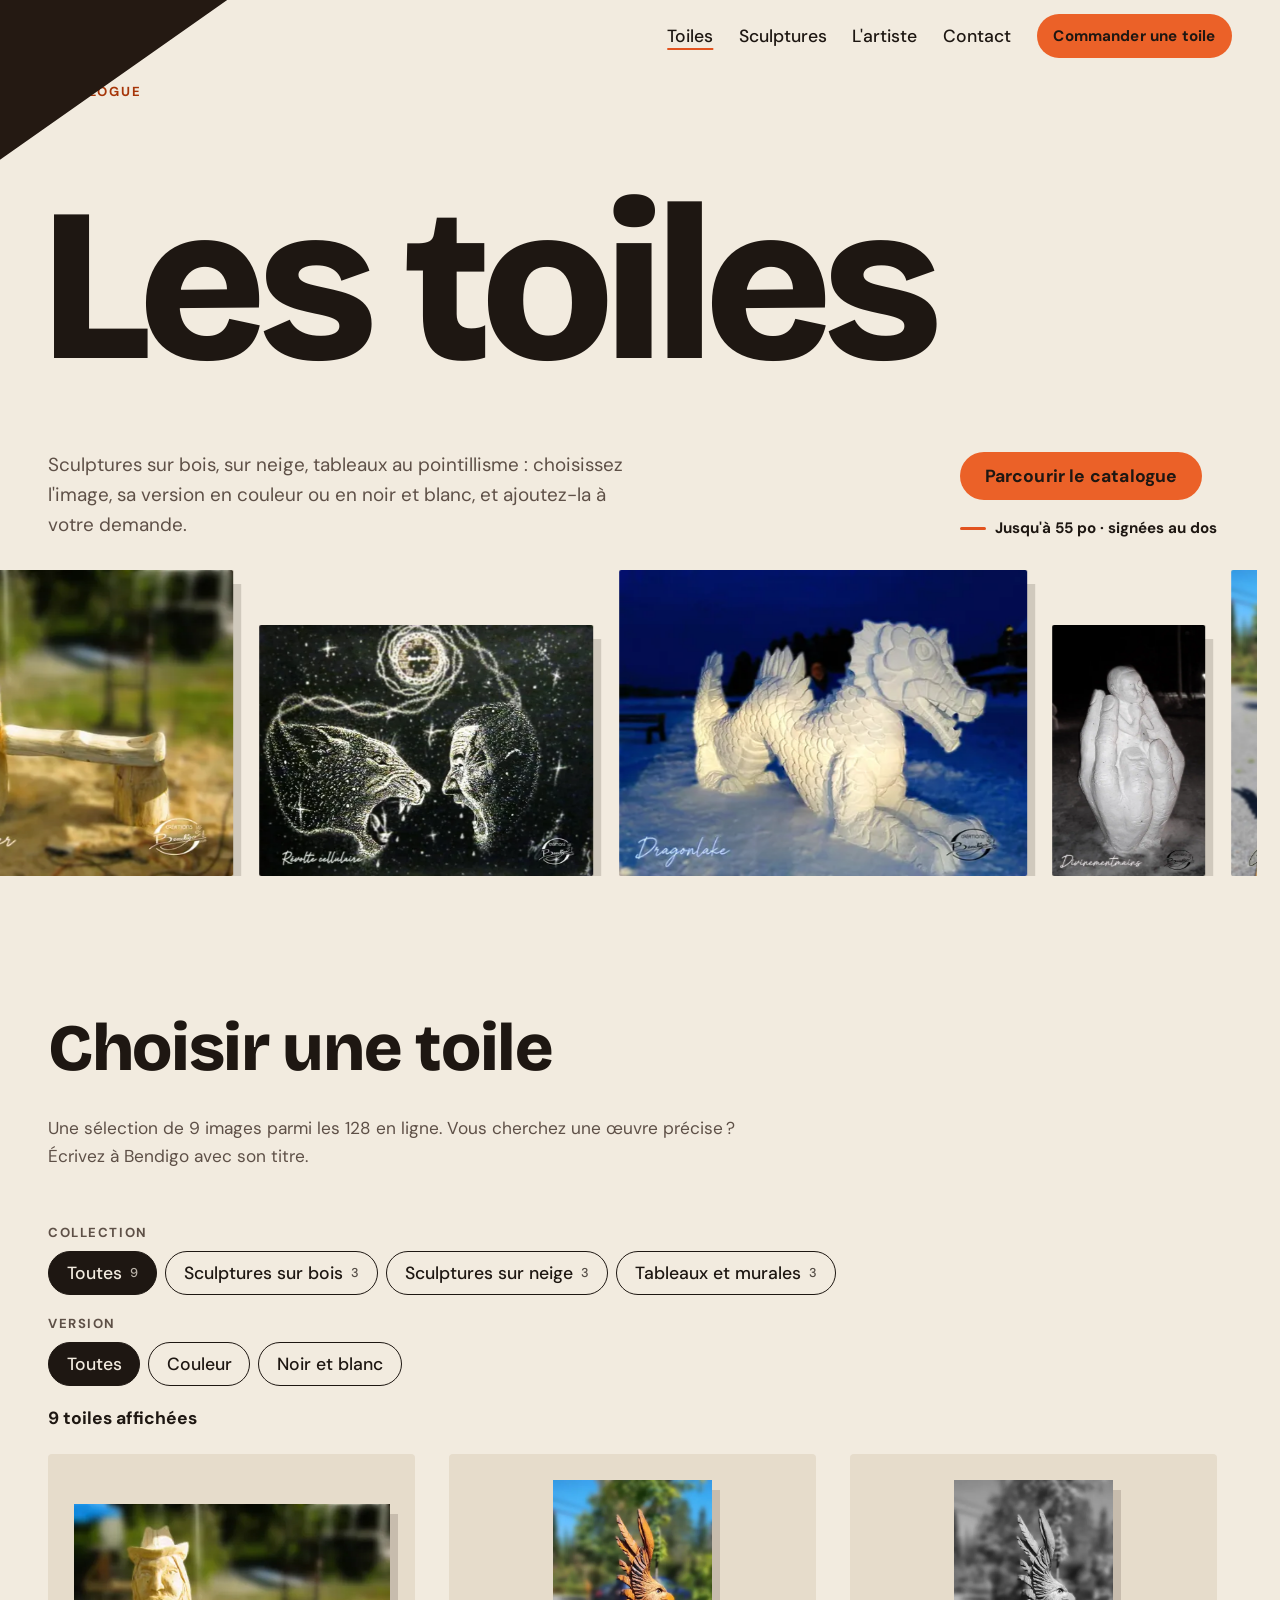
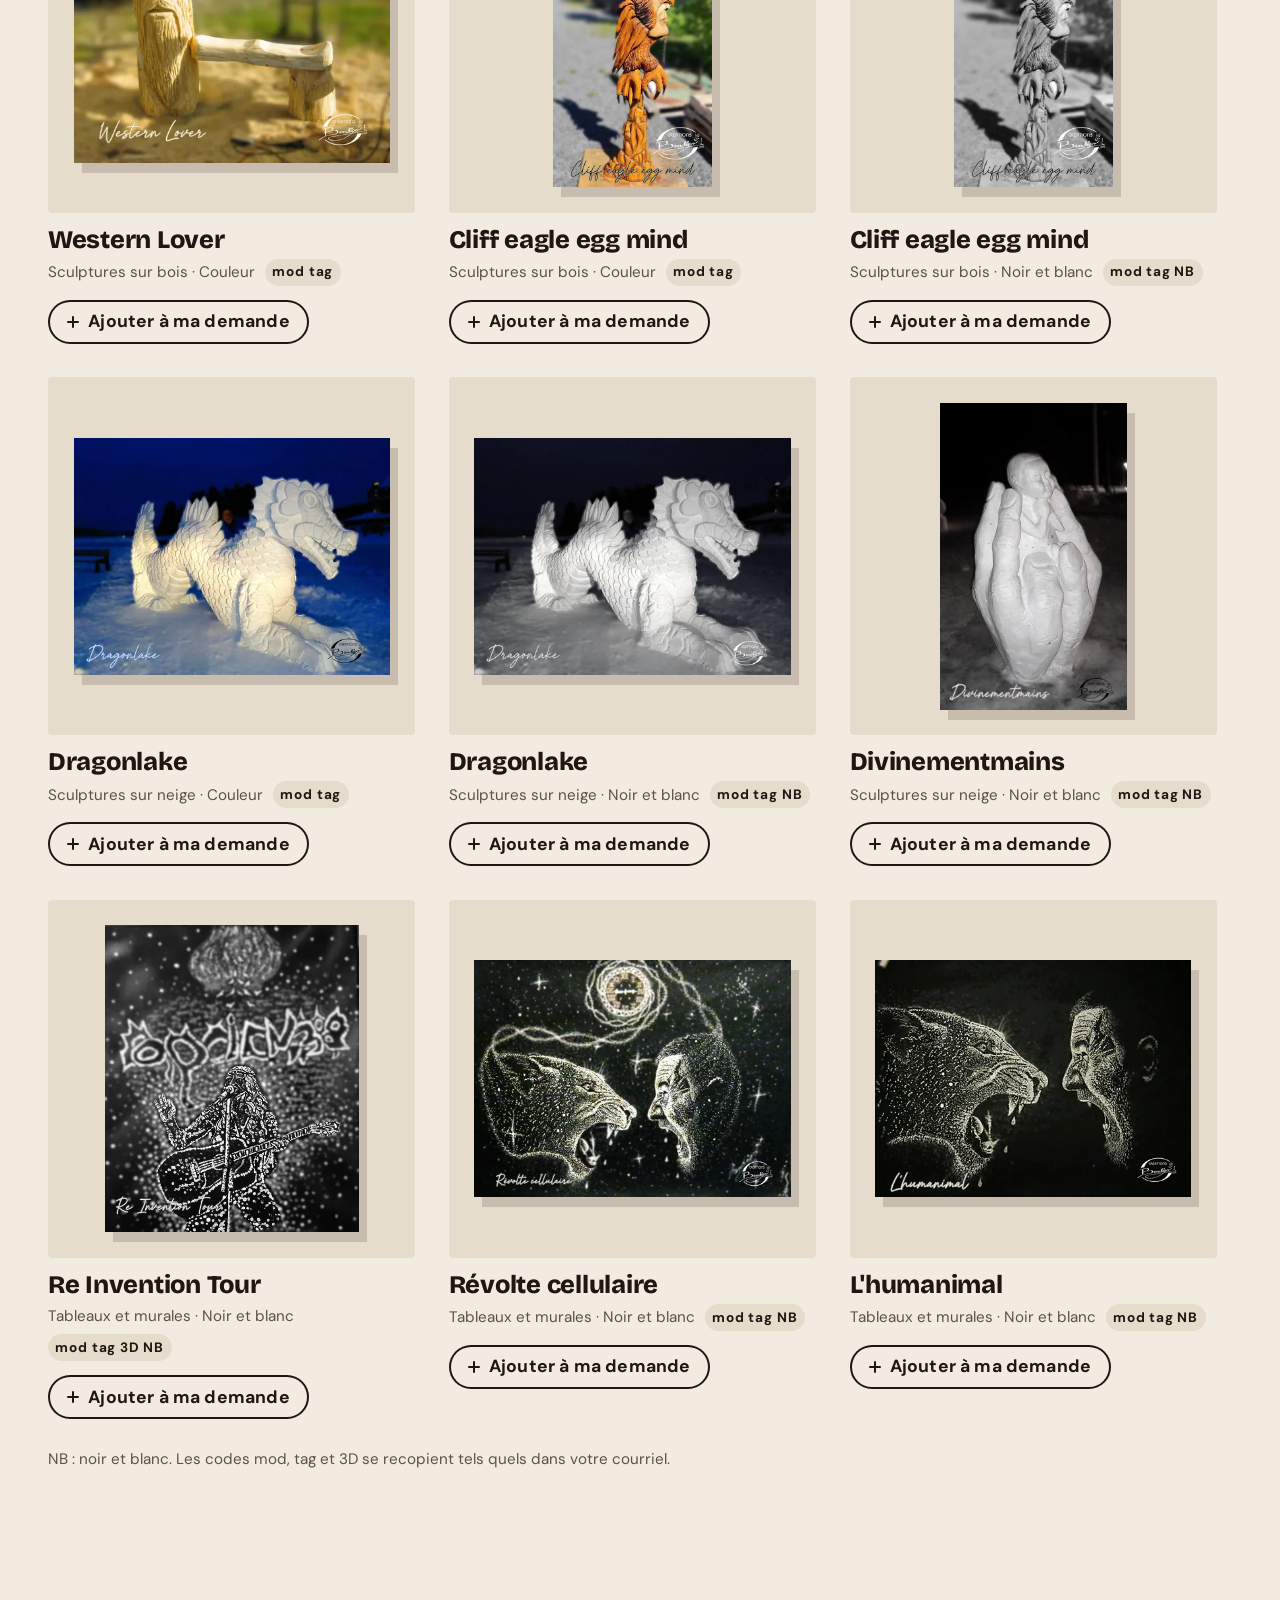
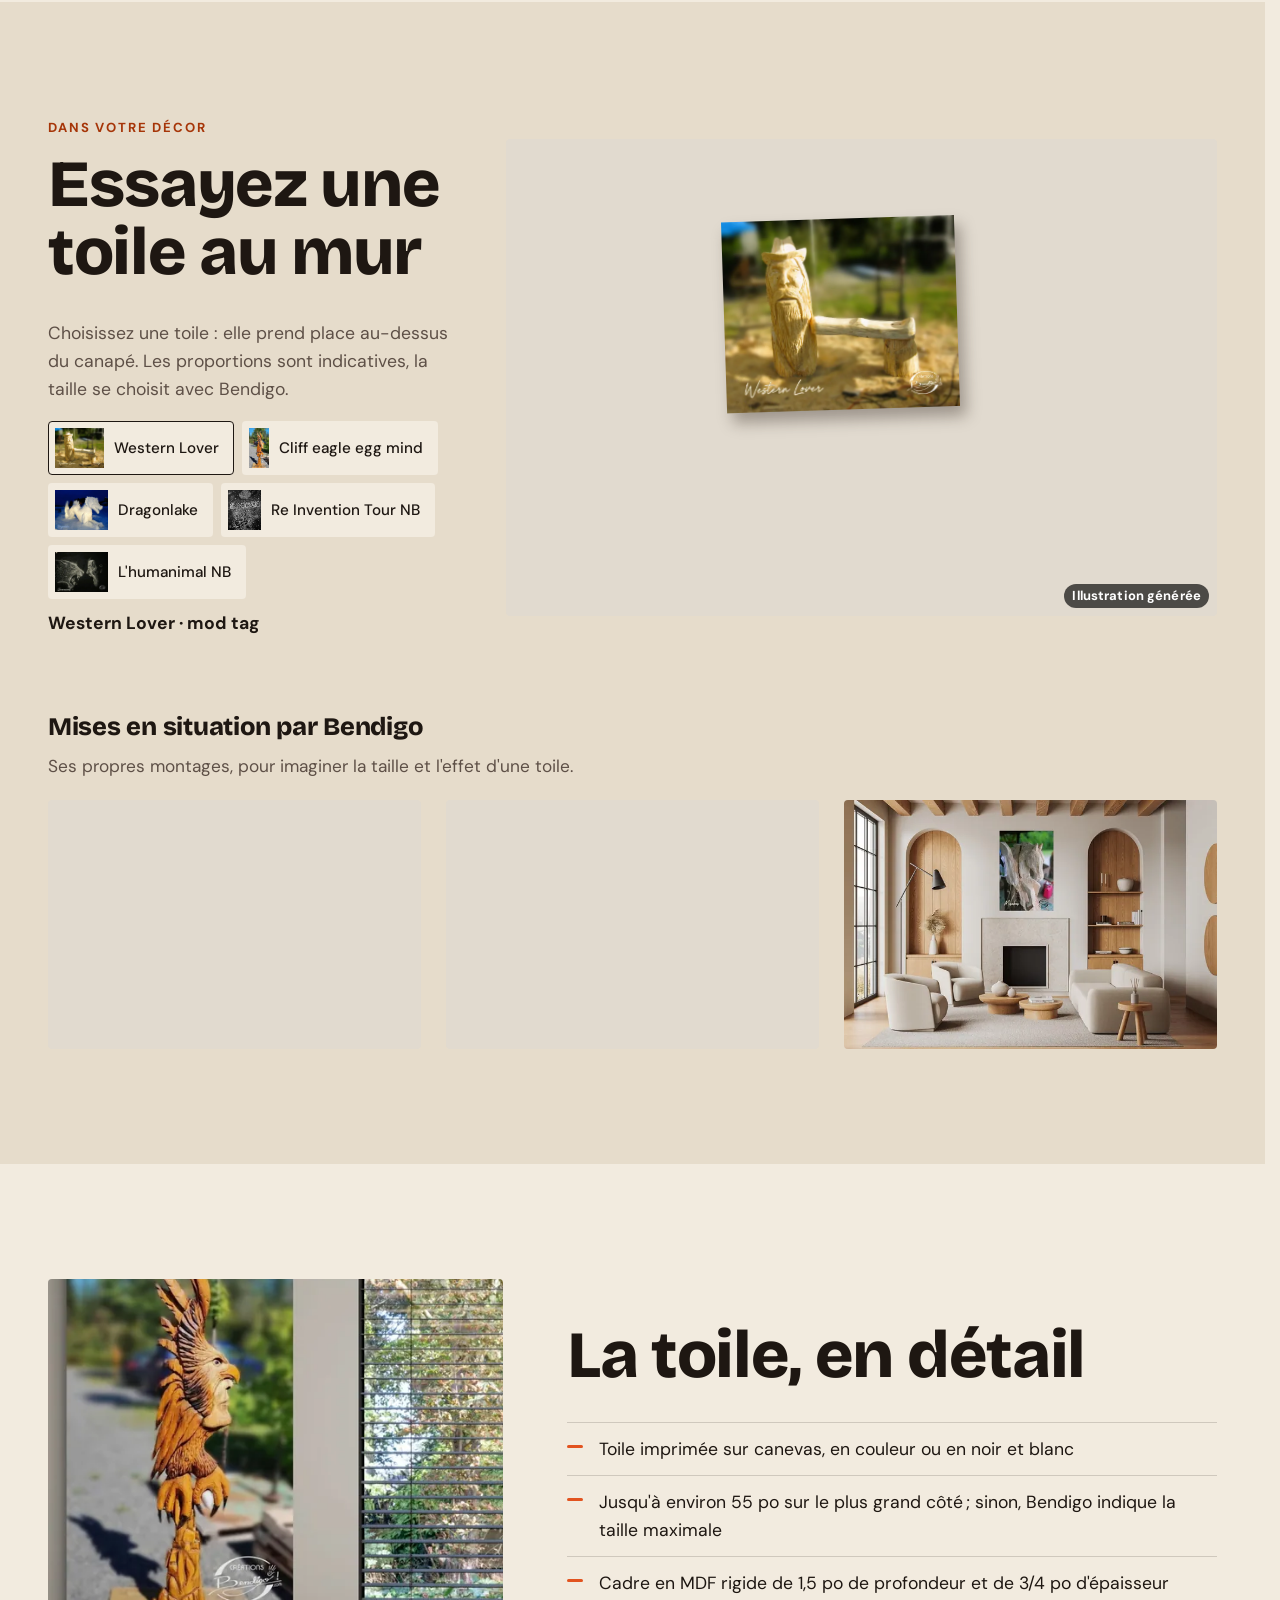
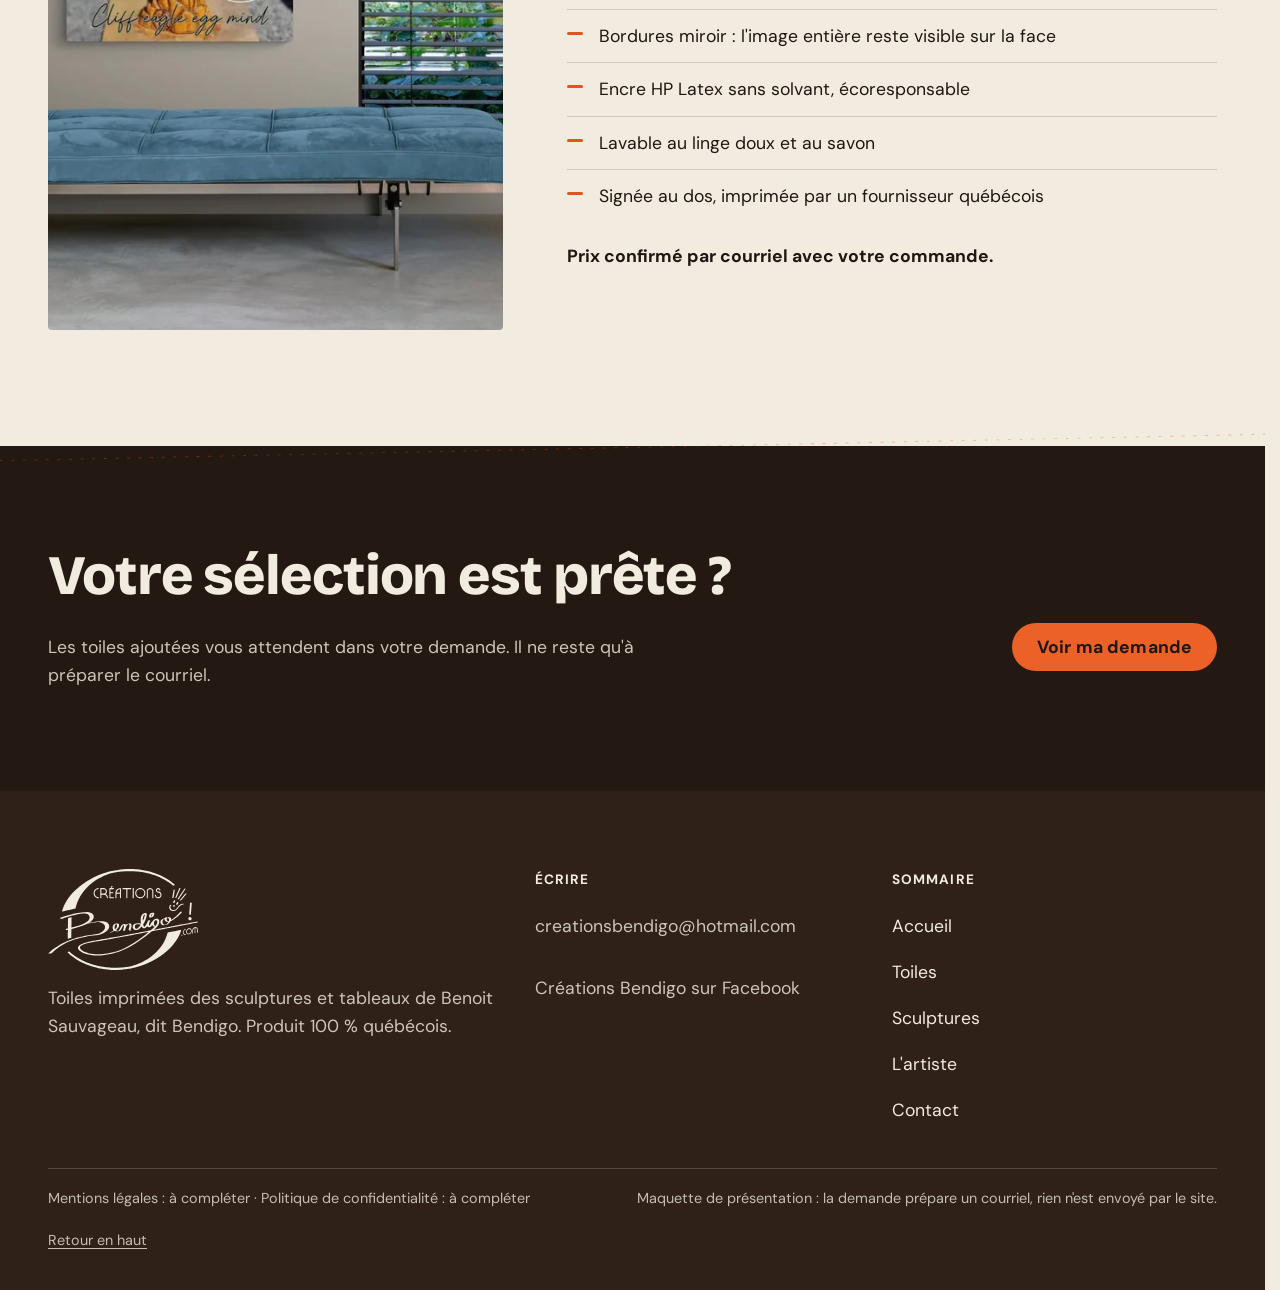
<file: toiles.html>
<!doctype html>
<html lang="fr" data-v="2">
<head>
<meta charset="utf-8">
<meta name="viewport" content="width=device-width, initial-scale=1, viewport-fit=cover">
<title>Les toiles : catalogue de Créations Bendigo</title>
<meta name="description" content="Sculptures sur bois, sur neige, tableaux et murales au pointillisme : choisissez l&#39;image, la version couleur ou noir et blanc, et préparez votre demande.">
<meta name="robots" content="noindex, nofollow">
<link rel="canonical" href="https://creationsbendigo-maquette.vercel.app/toiles">
<style>:root{--fond:#f2ebdf;--texte:#1e1712;--voile-fond:#241912;--ouverture-fond:#241912;--menu-fond:#241912}:root { --entete-h: 72px; --barres-h: 0px; } html { background: var(--fond); color: var(--texte); scrollbar-gutter: stable; } body { margin: 0; background: var(--fond); } html.js:not(.secours):not([data-arrivee="retour"]) [data-anime] { opacity: 0; } html.js:not(.secours):not([data-arrivee="retour"]) [data-anime].vu { opacity: 1; } [data-voile] { position: fixed; inset: 0; z-index: 900; background: var(--voile-fond); transform: translateY(100%); visibility: hidden; pointer-events: none; } html[data-arrivee="voile"]:not(.voile-leve):not(.secours) [data-voile] { transform: none; visibility: visible; } html.secours [data-voile] { visibility: hidden !important; } .ouverture-panneau { position: fixed; inset: 0; z-index: 850; display: none; place-content: center; justify-items: center; background: var(--ouverture-fond, var(--voile-fond)); color: var(--fond); text-align: center; } html.js[data-arrivee="intro"]:not(.secours):not(.intro-finie) .ouverture-panneau { display: grid; } html.defilement-bloque, html.defilement-bloque body, html.js[data-arrivee="intro"]:not(.secours):not(.intro-finie), html.js[data-arrivee="intro"]:not(.secours):not(.intro-finie) body, html[data-arrivee="voile"]:not(.voile-leve):not(.secours), html[data-arrivee="voile"]:not(.voile-leve):not(.secours) body { overflow: hidden; } html.js[data-arrivee="intro"]:not(.secours):not(.intro-finie) { background-color: var(--ouverture-fond, var(--voile-fond)); } html[data-arrivee="voile"]:not(.voile-leve):not(.secours) { background-color: var(--voile-fond); }</style>
<script>(function () {
var d = document.documentElement, ss = null, ls = null;
try { ss = window.sessionStorage; ls = window.localStorage; } catch (e) {}
d.classList.add('js');
var nav = performance.getEntriesByType ? performance.getEntriesByType('navigation')[0] : null;
var type = nav ? nav.type : 'navigate';
var depart = null;
try { depart = JSON.parse(ss.getItem('socle:depart') || 'null'); ss.removeItem('socle:depart'); } catch (e) {}
if (depart && !(Date.now() - depart.t < 15000)) depart = null;
var mode = type === 'back_forward' ? 'retour' : type === 'reload' ? 'intro' : depart ? 'voile' : 'intro';
d.setAttribute('data-arrivee', mode);
if (mode === 'voile' && depart.couleur) d.style.setProperty('--voile-fond', depart.couleur);
if (type === 'reload' && 'scrollRestoration' in history) {
history.scrollRestoration = 'manual';
}
try {
var choisie = ls && ls.getItem('socle:langue');
var langue = (d.lang || '').slice(0, 2);
if (choisie && choisie !== langue && type === 'navigate' && !depart) {
var alt = document.querySelector('link[rel="alternate"][hreflang="' + choisie + '"]');
if (alt) location.replace(new URL(alt.href).pathname + location.search + location.hash);
}
} catch (e) {}
setTimeout(function () { if (!d.classList.contains('demarre')) d.classList.add('secours'); }, 2000);
})();</script>
<link rel="preload" href="/assets/fonts/bricolage.woff2" as="font" type="font/woff2" crossorigin>
<link rel="stylesheet" href="/assets/css/socle.css?v=2">
<link rel="stylesheet" href="/assets/css/site.css?v=2">
<link rel="modulepreload" href="/assets/js/site.js?v=2">
<link rel="modulepreload" href="/assets/js/socle/index.js?v=2">
<script src="/assets/vendor/gsap.min.js" defer></script>
<script src="/assets/vendor/ScrollTrigger.min.js" defer></script>
<script src="/assets/vendor/SplitText.min.js" defer></script>
<script type="module" src="/assets/js/site.js?v=2"></script>
<meta name="theme-color" content="#f2ebdf">
<link rel="icon" href="/assets/images/favicon.svg" type="image/svg+xml">
<link rel="apple-touch-icon" href="/assets/images/apple-touch-icon.png">
<meta property="og:type" content="website">
<meta property="og:site_name" content="Créations Bendigo">
<meta property="og:locale" content="fr_FR">
<meta property="og:title" content="Les toiles : catalogue de Créations Bendigo">
<meta property="og:description" content="Sculptures sur bois, sur neige, tableaux et murales au pointillisme : choisissez l&#39;image, la version couleur ou noir et blanc, et préparez votre demande.">
<meta property="og:url" content="https://creationsbendigo-maquette.vercel.app/toiles">
<meta property="og:image" content="https://creationsbendigo-maquette.vercel.app/assets/partage/toiles-fr.jpg">
<meta property="og:image:width" content="1200">
<meta property="og:image:height" content="630">
<meta property="og:image:alt" content="Catalogue des toiles de Créations Bendigo">
<meta name="twitter:card" content="summary_large_image">
<script type="application/ld+json">{"@context":"https://schema.org","@type":"Organization","name":"Créations Bendigo","url":"https://creationsbendigo-maquette.vercel.app/","email":"creationsbendigo@hotmail.com","founder":{"@type":"Person","name":"Benoit Sauvageau","alternateName":"Bendigo"},"sameAs":["https://www.facebook.com/Cr%C3%A9ations-Bendigocom-262792637254850"],"description":"Toiles imprimées des sculptures sur bois, sur neige et des tableaux au pointillisme de Bendigo, signées au dos. Produit québécois."}</script>
</head>
<body id="haut">
<div data-voile data-forme="coupe" aria-hidden="true"><span class="voile-trait"></span><div class="voile-contenu"><img src="/assets/images/logo-clair.svg" alt="" width="120" height="81"><span data-voile-libelle>Toiles</span></div></div>
<div class="ouverture-panneau" data-ouverture data-gouttiere="#241912" aria-hidden="true">
  <img class="ouverture-logo" src="/assets/images/logo-clair.svg" alt="" width="280" height="188" data-ouverture-objet>
  <p class="ouverture-ligne">Le Magicien à la tronçonneuse</p>
  <span class="ouverture-coupe"></span>
  <canvas class="ouverture-copeaux" width="10" height="10"></canvas>
</div>
<a class="evitement" href="#contenu">Aller au contenu</a>
<header data-entete>
  <div class="entete-rangee">
    <a class="entete-logo" href="/" data-libelle="Accueil" aria-label="Créations Bendigo, accueil">
      <img src="/assets/images/logo.svg" alt="" width="70" height="47">
    </a>
    <nav data-nav aria-label="Navigation principale">
      <ul><li><a href="/toiles" data-libelle="Toiles" aria-current="page">Toiles</a></li><li><a href="/sculptures" data-libelle="Sculptures">Sculptures</a></li><li><a href="/artiste" data-libelle="L&#39;artiste">L&#39;artiste</a></li><li><a href="/contact" data-libelle="Contact">Contact</a></li></ul>
    </nav>
    <div class="entete-actions">
      <a class="bouton" href="/contact#demande" data-libelle="Contact">Commander une toile <span class="demande-compte" data-demande-compte hidden></span></a>
      <button type="button" data-menu-bouton aria-controls="menu" aria-expanded="false" data-libelle-ouvrir="Menu" data-libelle-fermer="Fermer"><span data-libelle-bouton>Menu</span></button>
      <a class="menu-sansjs" href="#menu" data-menu-lien>Menu</a>
    </div>
  </div>
</header>
<script>/* Avant le premier affichage : rangées de la navigation (même règle que ajusterNav dans assets/js/socle/entete.js)
   et hauteur réelle de l'en-tête, pour que rien ne saute quand le JavaScript du site prend la main. */
(function () {
  var h = document.documentElement, u = document.querySelector('[data-nav] ul'), e = document.querySelector('[data-entete]');
  if (u) {
    var deborde = function () { return u.scrollWidth > u.clientWidth + 1; }, c = deborde();
    if (c && window.matchMedia('(min-width: 900px)').matches) {
      h.classList.add('nav-deux-rangees'); c = deborde();
      if (c) { h.classList.add('nav-deux-lignes'); var a = u.querySelector('a'); c = !a || u.getBoundingClientRect().height > a.getBoundingClientRect().height * 2.5; }
      if (c) h.classList.remove('nav-deux-rangees', 'nav-deux-lignes');
    }
    if (c) h.classList.add('nav-compacte');
  }
  if (e) h.style.setProperty('--entete-h', Math.round(e.getBoundingClientRect().height) + 'px');
})();</script>
<span id="menu-ferme" aria-hidden="true"></span>
<div id="menu" data-menu role="dialog" aria-modal="true" aria-label="Menu">
  <p class="menu-sansjs-fermer"><a href="#menu-ferme">Fermer</a></p>
  <ul><li style="--i:0"><a href="/" class="menu-lien" data-libelle="Accueil">Accueil</a></li><li style="--i:1"><a href="/toiles" class="menu-lien" data-libelle="Toiles" aria-current="page">Toiles</a></li><li style="--i:2"><a href="/sculptures" class="menu-lien" data-libelle="Sculptures">Sculptures</a></li><li style="--i:3"><a href="/artiste" class="menu-lien" data-libelle="L&#39;artiste">L&#39;artiste</a></li><li style="--i:4"><a href="/contact" class="menu-lien" data-libelle="Contact">Contact</a></li></ul>
  <p><a href="/contact#demande" class="bouton" data-libelle="Contact">Commander une toile</a></p>
  <p class="menu-courriel">creationsbendigo@hotmail.com</p>
</div>
<main id="contenu" tabindex="-1">
<section class="toiles-hero" id="debut">
  <div class="conteneur toiles-hero-tete">
    <p class="surtitre ouv-el" data-anime="gsap">Catalogue</p>
    <h1 class="toiles-hero-titre ouv-titre" data-anime="gsap"><span class="ligne-masque"><span class="hero-ligne">Les toiles</span></span></h1>
    <div class="toiles-hero-bas">
      <p class="toiles-hero-texte ouv-el" data-anime="gsap">Sculptures sur bois, sur neige, tableaux au pointillisme : choisissez l&#39;image, sa version en couleur ou en noir et blanc, et ajoutez-la à votre demande.</p>
      <p class="toiles-hero-actions ouv-el" data-anime="gsap">
        <a class="bouton" href="#catalogue" data-action-principale data-survol="magnetique">Parcourir le catalogue</a>
        <span class="hero-info" data-info-cle>Jusqu&#39;à 55 po · signées au dos</span>
      </p>
    </div>
  </div>
  <div class="toiles-bandeau ouv-visuel" data-iris-centre data-effet="bandeau">
    <figure class="media toile bandeau-toile" style="--cadrage:50% 50%;aspect-ratio:2000 / 1641">
  <picture>
    <img src="/assets/images/toiles/western-lover-1600.webp" srcset="/assets/images/toiles/western-lover-480.webp 480w, /assets/images/toiles/western-lover-800.webp 800w, /assets/images/toiles/western-lover-1200.webp 1200w, /assets/images/toiles/western-lover-1600.webp 1600w" sizes="(max-width: 760px) 40vw, 20vw" alt="Western Lover" width="1600" height="1313" fetchpriority="high" loading="eager" decoding="async">
  </picture>
</figure><figure class="media toile bandeau-toile" style="--cadrage:50% 50%;aspect-ratio:4 / 3">
  <picture>
    <img src="/assets/images/toiles/revolte-cellulaire-nb-1600.webp" srcset="/assets/images/toiles/revolte-cellulaire-nb-480.webp 480w, /assets/images/toiles/revolte-cellulaire-nb-800.webp 800w, /assets/images/toiles/revolte-cellulaire-nb-1200.webp 1200w, /assets/images/toiles/revolte-cellulaire-nb-1600.webp 1600w" sizes="(max-width: 760px) 40vw, 20vw" alt="Révolte cellulaire, en noir et blanc" width="1600" height="1200" fetchpriority="high" loading="eager" decoding="async">
  </picture>
</figure><figure class="media toile bandeau-toile" style="--cadrage:50% 50%;aspect-ratio:4 / 3">
  <picture>
    <img src="/assets/images/toiles/dragonlake-1600.webp" srcset="/assets/images/toiles/dragonlake-480.webp 480w, /assets/images/toiles/dragonlake-800.webp 800w, /assets/images/toiles/dragonlake-1200.webp 1200w, /assets/images/toiles/dragonlake-1600.webp 1600w" sizes="(max-width: 760px) 40vw, 20vw" alt="Dragonlake" width="1600" height="1200" fetchpriority="high" loading="eager" decoding="async">
  </picture>
</figure><figure class="media toile bandeau-toile" style="--cadrage:50% 50%;aspect-ratio:1218 / 2000">
  <picture>
    <img src="/assets/images/toiles/divinementmains-nb-1200.webp" srcset="/assets/images/toiles/divinementmains-nb-480.webp 480w, /assets/images/toiles/divinementmains-nb-800.webp 800w, /assets/images/toiles/divinementmains-nb-1200.webp 1200w" sizes="(max-width: 760px) 40vw, 20vw" alt="Divinementmains, en noir et blanc" width="1200" height="1970" fetchpriority="high" loading="eager" decoding="async">
  </picture>
</figure><figure class="media toile bandeau-toile" style="--cadrage:50% 50%;aspect-ratio:899 / 1740">
  <picture>
    <img src="/assets/images/toiles/cliff-eagle-egg-mind-800.webp" srcset="/assets/images/toiles/cliff-eagle-egg-mind-480.webp 480w, /assets/images/toiles/cliff-eagle-egg-mind-800.webp 800w" sizes="(max-width: 760px) 40vw, 20vw" alt="Cliff eagle egg mind" width="800" height="1548" fetchpriority="high" loading="eager" decoding="async">
  </picture>
</figure>
  </div>
</section>
<section class="catalogue conteneur" id="catalogue" data-catalogue>
  <div class="tete-section">
    <h2 data-anime="lignes">Choisir une toile</h2>
    <p data-anime>Une sélection de 9 images parmi les 128 en ligne. Vous cherchez une œuvre précise ? Écrivez à Bendigo avec son titre.</p>
  </div>
  <div class="filtres" data-anime>
    <div class="filtres-groupe" role="group" aria-label="Collection">
      <span class="filtres-titre">Collection</span>
      <div class="filtres-boutons">
        <button type="button" class="puce" data-filtre="collection" data-valeur="toutes" aria-pressed="true">Toutes <span class="puce-n" data-filtre-compte="collection:toutes">9</span></button>
        <button type="button" class="puce" data-filtre="collection" data-valeur="bois" aria-pressed="false">Sculptures sur bois <span class="puce-n" data-filtre-compte="collection:bois">3</span></button><button type="button" class="puce" data-filtre="collection" data-valeur="neige" aria-pressed="false">Sculptures sur neige <span class="puce-n" data-filtre-compte="collection:neige">3</span></button><button type="button" class="puce" data-filtre="collection" data-valeur="tableaux" aria-pressed="false">Tableaux et murales <span class="puce-n" data-filtre-compte="collection:tableaux">3</span></button>
      </div>
    </div>
    <div class="filtres-groupe" role="group" aria-label="Version">
      <span class="filtres-titre">Version</span>
      <div class="filtres-boutons">
        <button type="button" class="puce" data-filtre="version" data-valeur="toutes" aria-pressed="true">Toutes</button>
        <button type="button" class="puce" data-filtre="version" data-valeur="couleur" aria-pressed="false">Couleur</button>
        <button type="button" class="puce" data-filtre="version" data-valeur="nb" aria-pressed="false">Noir et blanc</button>
      </div>
    </div>
  </div>
  <p class="catalogue-compte" aria-live="polite" data-catalogue-compte data-un="1 toile affichée" data-plusieurs="{n} toiles affichées">9 toiles affichées</p>
  <ul class="catalogue-grille" aria-label="Catalogue des toiles">
    <li class="carte-toile" id="toile-western-lover" data-id="western-lover" data-collection="bois" data-version="couleur">
      <a class="carte-toile-image" href="/toiles?voir=western-lover" data-voir="western-lover" data-sans-transition aria-label="Agrandir : Western Lover, Couleur">
        <figure class="media toile" data-survol="incline" style="--cadrage:50% 50%;aspect-ratio:2000 / 1641">
  <picture>
    <img src="/assets/images/toiles/western-lover-1600.webp" srcset="/assets/images/toiles/western-lover-480.webp 480w, /assets/images/toiles/western-lover-800.webp 800w, /assets/images/toiles/western-lover-1200.webp 1200w, /assets/images/toiles/western-lover-1600.webp 1600w" sizes="(max-width: 760px) 40vw, (max-width: 1100px) 40vw, 26vw" alt="" width="1600" height="1313" loading="lazy" decoding="async">
  </picture>
</figure>
      </a>
      <div class="carte-toile-texte">
        <h3>Western Lover</h3>
        <p class="carte-toile-meta"><span>Sculptures sur bois · Couleur</span> <span class="code" title="Codes">mod tag</span></p>
        <button type="button" class="bouton bouton--contour bouton-ajouter" data-grille="retour" data-ajouter="western-lover" data-titre="Western Lover" aria-pressed="false" data-libelle-ajouter="Ajouter à ma demande" data-libelle-ajoutee="Dans ma demande"><span class="bouton-plus" aria-hidden="true"></span><span data-libelle-bouton>Ajouter à ma demande</span></button>
      </div>
    </li><li class="carte-toile" id="toile-cliff-eagle-egg-mind" data-id="cliff-eagle-egg-mind" data-collection="bois" data-version="couleur">
      <a class="carte-toile-image" href="/toiles?voir=cliff-eagle-egg-mind" data-voir="cliff-eagle-egg-mind" data-sans-transition aria-label="Agrandir : Cliff eagle egg mind, Couleur">
        <figure class="media toile" data-survol="incline" style="--cadrage:50% 50%;aspect-ratio:899 / 1740">
  <picture>
    <img src="/assets/images/toiles/cliff-eagle-egg-mind-800.webp" srcset="/assets/images/toiles/cliff-eagle-egg-mind-480.webp 480w, /assets/images/toiles/cliff-eagle-egg-mind-800.webp 800w" sizes="(max-width: 760px) 40vw, (max-width: 1100px) 40vw, 26vw" alt="" width="800" height="1548" loading="lazy" decoding="async">
  </picture>
</figure>
      </a>
      <div class="carte-toile-texte">
        <h3>Cliff eagle egg mind</h3>
        <p class="carte-toile-meta"><span>Sculptures sur bois · Couleur</span> <span class="code" title="Codes">mod tag</span></p>
        <button type="button" class="bouton bouton--contour bouton-ajouter" data-grille="retour" data-ajouter="cliff-eagle-egg-mind" data-titre="Cliff eagle egg mind" aria-pressed="false" data-libelle-ajouter="Ajouter à ma demande" data-libelle-ajoutee="Dans ma demande"><span class="bouton-plus" aria-hidden="true"></span><span data-libelle-bouton>Ajouter à ma demande</span></button>
      </div>
    </li><li class="carte-toile" id="toile-cliff-eagle-egg-mind-nb" data-id="cliff-eagle-egg-mind-nb" data-collection="bois" data-version="nb">
      <a class="carte-toile-image" href="/toiles?voir=cliff-eagle-egg-mind-nb" data-voir="cliff-eagle-egg-mind-nb" data-sans-transition aria-label="Agrandir : Cliff eagle egg mind, Noir et blanc">
        <figure class="media toile" data-survol="incline" style="--cadrage:50% 50%;aspect-ratio:899 / 1740">
  <picture>
    <img src="/assets/images/toiles/cliff-eagle-egg-mind-nb-800.webp" srcset="/assets/images/toiles/cliff-eagle-egg-mind-nb-480.webp 480w, /assets/images/toiles/cliff-eagle-egg-mind-nb-800.webp 800w" sizes="(max-width: 760px) 40vw, (max-width: 1100px) 40vw, 26vw" alt="" width="800" height="1548" loading="lazy" decoding="async">
  </picture>
</figure>
      </a>
      <div class="carte-toile-texte">
        <h3>Cliff eagle egg mind</h3>
        <p class="carte-toile-meta"><span>Sculptures sur bois · Noir et blanc</span> <span class="code" title="Codes">mod tag NB</span></p>
        <button type="button" class="bouton bouton--contour bouton-ajouter" data-grille="retour" data-ajouter="cliff-eagle-egg-mind-nb" data-titre="Cliff eagle egg mind" aria-pressed="false" data-libelle-ajouter="Ajouter à ma demande" data-libelle-ajoutee="Dans ma demande"><span class="bouton-plus" aria-hidden="true"></span><span data-libelle-bouton>Ajouter à ma demande</span></button>
      </div>
    </li><li class="carte-toile" id="toile-dragonlake" data-id="dragonlake" data-collection="neige" data-version="couleur">
      <a class="carte-toile-image" href="/toiles?voir=dragonlake" data-voir="dragonlake" data-sans-transition aria-label="Agrandir : Dragonlake, Couleur">
        <figure class="media toile" data-survol="incline" style="--cadrage:50% 50%;aspect-ratio:4 / 3">
  <picture>
    <img src="/assets/images/toiles/dragonlake-1600.webp" srcset="/assets/images/toiles/dragonlake-480.webp 480w, /assets/images/toiles/dragonlake-800.webp 800w, /assets/images/toiles/dragonlake-1200.webp 1200w, /assets/images/toiles/dragonlake-1600.webp 1600w" sizes="(max-width: 760px) 40vw, (max-width: 1100px) 40vw, 26vw" alt="" width="1600" height="1200" loading="lazy" decoding="async">
  </picture>
</figure>
      </a>
      <div class="carte-toile-texte">
        <h3>Dragonlake</h3>
        <p class="carte-toile-meta"><span>Sculptures sur neige · Couleur</span> <span class="code" title="Codes">mod tag</span></p>
        <button type="button" class="bouton bouton--contour bouton-ajouter" data-grille="retour" data-ajouter="dragonlake" data-titre="Dragonlake" aria-pressed="false" data-libelle-ajouter="Ajouter à ma demande" data-libelle-ajoutee="Dans ma demande"><span class="bouton-plus" aria-hidden="true"></span><span data-libelle-bouton>Ajouter à ma demande</span></button>
      </div>
    </li><li class="carte-toile" id="toile-dragonlake-nb" data-id="dragonlake-nb" data-collection="neige" data-version="nb">
      <a class="carte-toile-image" href="/toiles?voir=dragonlake-nb" data-voir="dragonlake-nb" data-sans-transition aria-label="Agrandir : Dragonlake, Noir et blanc">
        <figure class="media toile" data-survol="incline" style="--cadrage:50% 50%;aspect-ratio:4 / 3">
  <picture>
    <img src="/assets/images/toiles/dragonlake-nb-1600.webp" srcset="/assets/images/toiles/dragonlake-nb-480.webp 480w, /assets/images/toiles/dragonlake-nb-800.webp 800w, /assets/images/toiles/dragonlake-nb-1200.webp 1200w, /assets/images/toiles/dragonlake-nb-1600.webp 1600w" sizes="(max-width: 760px) 40vw, (max-width: 1100px) 40vw, 26vw" alt="" width="1600" height="1200" loading="lazy" decoding="async">
  </picture>
</figure>
      </a>
      <div class="carte-toile-texte">
        <h3>Dragonlake</h3>
        <p class="carte-toile-meta"><span>Sculptures sur neige · Noir et blanc</span> <span class="code" title="Codes">mod tag NB</span></p>
        <button type="button" class="bouton bouton--contour bouton-ajouter" data-grille="retour" data-ajouter="dragonlake-nb" data-titre="Dragonlake" aria-pressed="false" data-libelle-ajouter="Ajouter à ma demande" data-libelle-ajoutee="Dans ma demande"><span class="bouton-plus" aria-hidden="true"></span><span data-libelle-bouton>Ajouter à ma demande</span></button>
      </div>
    </li><li class="carte-toile" id="toile-divinementmains-nb" data-id="divinementmains-nb" data-collection="neige" data-version="nb">
      <a class="carte-toile-image" href="/toiles?voir=divinementmains-nb" data-voir="divinementmains-nb" data-sans-transition aria-label="Agrandir : Divinementmains, Noir et blanc">
        <figure class="media toile" data-survol="incline" style="--cadrage:50% 50%;aspect-ratio:1218 / 2000">
  <picture>
    <img src="/assets/images/toiles/divinementmains-nb-1200.webp" srcset="/assets/images/toiles/divinementmains-nb-480.webp 480w, /assets/images/toiles/divinementmains-nb-800.webp 800w, /assets/images/toiles/divinementmains-nb-1200.webp 1200w" sizes="(max-width: 760px) 40vw, (max-width: 1100px) 40vw, 26vw" alt="" width="1200" height="1970" loading="lazy" decoding="async">
  </picture>
</figure>
      </a>
      <div class="carte-toile-texte">
        <h3>Divinementmains</h3>
        <p class="carte-toile-meta"><span>Sculptures sur neige · Noir et blanc</span> <span class="code" title="Codes">mod tag NB</span></p>
        <button type="button" class="bouton bouton--contour bouton-ajouter" data-grille="retour" data-ajouter="divinementmains-nb" data-titre="Divinementmains" aria-pressed="false" data-libelle-ajouter="Ajouter à ma demande" data-libelle-ajoutee="Dans ma demande"><span class="bouton-plus" aria-hidden="true"></span><span data-libelle-bouton>Ajouter à ma demande</span></button>
      </div>
    </li><li class="carte-toile" id="toile-re-invention-tour-nb" data-id="re-invention-tour-nb" data-collection="tableaux" data-version="nb">
      <a class="carte-toile-image" href="/toiles?voir=re-invention-tour-nb" data-voir="re-invention-tour-nb" data-sans-transition aria-label="Agrandir : Re Invention Tour, Noir et blanc">
        <figure class="media toile" data-survol="incline" style="--cadrage:50% 50%;aspect-ratio:1654 / 2000">
  <picture>
    <img src="/assets/images/toiles/re-invention-tour-nb-1600.webp" srcset="/assets/images/toiles/re-invention-tour-nb-480.webp 480w, /assets/images/toiles/re-invention-tour-nb-800.webp 800w, /assets/images/toiles/re-invention-tour-nb-1200.webp 1200w, /assets/images/toiles/re-invention-tour-nb-1600.webp 1600w" sizes="(max-width: 760px) 40vw, (max-width: 1100px) 40vw, 26vw" alt="" width="1600" height="1935" loading="lazy" decoding="async">
  </picture>
</figure>
      </a>
      <div class="carte-toile-texte">
        <h3>Re Invention Tour</h3>
        <p class="carte-toile-meta"><span>Tableaux et murales · Noir et blanc</span> <span class="code" title="Codes">mod tag 3D NB</span></p>
        <button type="button" class="bouton bouton--contour bouton-ajouter" data-grille="retour" data-ajouter="re-invention-tour-nb" data-titre="Re Invention Tour" aria-pressed="false" data-libelle-ajouter="Ajouter à ma demande" data-libelle-ajoutee="Dans ma demande"><span class="bouton-plus" aria-hidden="true"></span><span data-libelle-bouton>Ajouter à ma demande</span></button>
      </div>
    </li><li class="carte-toile" id="toile-revolte-cellulaire-nb" data-id="revolte-cellulaire-nb" data-collection="tableaux" data-version="nb">
      <a class="carte-toile-image" href="/toiles?voir=revolte-cellulaire-nb" data-voir="revolte-cellulaire-nb" data-sans-transition aria-label="Agrandir : Révolte cellulaire, Noir et blanc">
        <figure class="media toile" data-survol="incline" style="--cadrage:50% 50%;aspect-ratio:4 / 3">
  <picture>
    <img src="/assets/images/toiles/revolte-cellulaire-nb-1600.webp" srcset="/assets/images/toiles/revolte-cellulaire-nb-480.webp 480w, /assets/images/toiles/revolte-cellulaire-nb-800.webp 800w, /assets/images/toiles/revolte-cellulaire-nb-1200.webp 1200w, /assets/images/toiles/revolte-cellulaire-nb-1600.webp 1600w" sizes="(max-width: 760px) 40vw, (max-width: 1100px) 40vw, 26vw" alt="" width="1600" height="1200" loading="lazy" decoding="async">
  </picture>
</figure>
      </a>
      <div class="carte-toile-texte">
        <h3>Révolte cellulaire</h3>
        <p class="carte-toile-meta"><span>Tableaux et murales · Noir et blanc</span> <span class="code" title="Codes">mod tag NB</span></p>
        <button type="button" class="bouton bouton--contour bouton-ajouter" data-grille="retour" data-ajouter="revolte-cellulaire-nb" data-titre="Révolte cellulaire" aria-pressed="false" data-libelle-ajouter="Ajouter à ma demande" data-libelle-ajoutee="Dans ma demande"><span class="bouton-plus" aria-hidden="true"></span><span data-libelle-bouton>Ajouter à ma demande</span></button>
      </div>
    </li><li class="carte-toile" id="toile-humanimal-nb" data-id="humanimal-nb" data-collection="tableaux" data-version="nb">
      <a class="carte-toile-image" href="/toiles?voir=humanimal-nb" data-voir="humanimal-nb" data-sans-transition aria-label="Agrandir : L&#39;humanimal, Noir et blanc">
        <figure class="media toile" data-survol="incline" style="--cadrage:50% 50%;aspect-ratio:4 / 3">
  <picture>
    <img src="/assets/images/toiles/humanimal-nb-1600.webp" srcset="/assets/images/toiles/humanimal-nb-480.webp 480w, /assets/images/toiles/humanimal-nb-800.webp 800w, /assets/images/toiles/humanimal-nb-1200.webp 1200w, /assets/images/toiles/humanimal-nb-1600.webp 1600w" sizes="(max-width: 760px) 40vw, (max-width: 1100px) 40vw, 26vw" alt="" width="1600" height="1200" loading="lazy" decoding="async">
  </picture>
</figure>
      </a>
      <div class="carte-toile-texte">
        <h3>L&#39;humanimal</h3>
        <p class="carte-toile-meta"><span>Tableaux et murales · Noir et blanc</span> <span class="code" title="Codes">mod tag NB</span></p>
        <button type="button" class="bouton bouton--contour bouton-ajouter" data-grille="retour" data-ajouter="humanimal-nb" data-titre="L&#39;humanimal" aria-pressed="false" data-libelle-ajouter="Ajouter à ma demande" data-libelle-ajoutee="Dans ma demande"><span class="bouton-plus" aria-hidden="true"></span><span data-libelle-bouton>Ajouter à ma demande</span></button>
      </div>
    </li>
  </ul>
  <p class="catalogue-aucune" data-catalogue-aucune hidden>Aucune toile dans cette sélection.</p>
  <p class="catalogue-aide">NB : noir et blanc. Les codes mod, tag et 3D se recopient tels quels dans votre courriel.</p>
</section>
<section class="decor" id="decor">
  <div class="conteneur decor-grille" data-effet="decor">
    <div class="decor-texte">
      <p class="surtitre" data-anime>Dans votre décor</p>
      <h2 data-anime="lignes">Essayez une toile au mur</h2>
      <p data-anime>Choisissez une toile : elle prend place au-dessus du canapé. Les proportions sont indicatives, la taille se choisit avec Bendigo.</p>
      <div class="decor-choix" role="group" aria-label="Toile au mur">
        <button type="button" class="decor-bouton" data-decor="western-lover" aria-pressed="false"><img src="/assets/images/toiles/western-lover-480.webp" alt="" width="56" height="46" loading="lazy"><span>Western Lover</span></button><button type="button" class="decor-bouton" data-decor="cliff-eagle-egg-mind" aria-pressed="false"><img src="/assets/images/toiles/cliff-eagle-egg-mind-480.webp" alt="" width="56" height="108" loading="lazy"><span>Cliff eagle egg mind</span></button><button type="button" class="decor-bouton" data-decor="dragonlake" aria-pressed="false"><img src="/assets/images/toiles/dragonlake-480.webp" alt="" width="56" height="42" loading="lazy"><span>Dragonlake</span></button><button type="button" class="decor-bouton" data-decor="re-invention-tour-nb" aria-pressed="false"><img src="/assets/images/toiles/re-invention-tour-nb-480.webp" alt="" width="56" height="68" loading="lazy"><span>Re Invention Tour NB</span></button><button type="button" class="decor-bouton" data-decor="humanimal-nb" aria-pressed="false"><img src="/assets/images/toiles/humanimal-nb-480.webp" alt="" width="56" height="42" loading="lazy"><span>L&#39;humanimal NB</span></button>
      </div>
      <p class="decor-legende" data-decor-legende aria-live="polite"></p>
    </div>
    <div class="decor-scene">
      <figure class="media decor-salon" data-grok style="--cadrage:50% 50%;aspect-ratio:1600 / 1074">
  <picture>
    <img src="/assets/images/grok/salon-chalet-1280.webp" srcset="/assets/images/grok/salon-chalet-640.webp 640w, /assets/images/grok/salon-chalet-1280.webp 1280w, /assets/images/grok/salon-chalet-1600.webp 1600w" sizes="(max-width: 760px) 100vw, 60vw" alt="Salon de chalet, mur de planches clair au-dessus d&#39;un canapé" width="1280" height="859" loading="lazy" decoding="async">
  </picture><figcaption class="mention-ia">Illustration générée</figcaption>
</figure>
      <div class="decor-toile" aria-hidden="true"><img src="/assets/images/toiles/dragonlake-800.webp" alt="" width="800" height="600" loading="lazy"></div>
    </div>
  </div>
  <div class="conteneur mises">
    <div class="tete-section">
      <h3 data-anime>Mises en situation par Bendigo</h3>
      <p data-anime>Ses propres montages, pour imaginer la taille et l&#39;effet d&#39;une toile.</p>
    </div>
    <ul class="mises-grille" data-anime="cascade">
      <li><figure class="media " style="--cadrage:50% 50%;aspect-ratio:3 / 2">
  <picture>
    <img src="/assets/images/decor/salon-clair-1400.webp" srcset="/assets/images/decor/salon-clair-640.webp 640w, /assets/images/decor/salon-clair-1000.webp 1000w, /assets/images/decor/salon-clair-1400.webp 1400w" sizes="(max-width: 760px) 100vw, 33vw" alt="Toile de Bendigo au-dessus d’un canapé gris, dans un salon clair" width="1400" height="933" loading="lazy" decoding="async">
  </picture>
</figure></li>
      <li><figure class="media " style="--cadrage:50% 30%;aspect-ratio:3 / 2">
  <picture>
    <img src="/assets/images/decor/chambre-1400.webp" srcset="/assets/images/decor/chambre-640.webp 640w, /assets/images/decor/chambre-1000.webp 1000w, /assets/images/decor/chambre-1400.webp 1400w" sizes="(max-width: 760px) 100vw, 33vw" alt="Toile de dauphins accrochée au-dessus d’un lit" width="1400" height="1465" loading="lazy" decoding="async">
  </picture>
</figure></li>
      <li><figure class="media " style="--cadrage:50% 50%;aspect-ratio:3 / 2">
  <picture>
    <img src="/assets/images/decor/foyer-1400.webp" srcset="/assets/images/decor/foyer-640.webp 640w, /assets/images/decor/foyer-1000.webp 1000w, /assets/images/decor/foyer-1400.webp 1400w" sizes="(max-width: 760px) 100vw, 33vw" alt="Toile de Bendigo au-dessus d’un foyer" width="1400" height="912" loading="lazy" decoding="async">
  </picture>
</figure></li>
    </ul>
  </div>
</section>
<section class="fiche conteneur" id="la-toile">
  <figure class="media fiche-media" data-fx="parallaxe" style="--cadrage:50% 50%;aspect-ratio:1397 / 2000">
  <picture>
    <img src="/assets/images/decor/aigle-entree-1000.webp" srcset="/assets/images/decor/aigle-entree-640.webp 640w, /assets/images/decor/aigle-entree-1000.webp 1000w" sizes="(max-width: 760px) 100vw, 40vw" alt="Grande toile verticale d’un aigle sculpté, au-dessus d’un banc" width="1000" height="1432" loading="lazy" decoding="async">
  </picture>
</figure>
  <div class="fiche-texte">
    <h2 data-anime="lignes">La toile, en détail</h2>
    <ul class="fiche-liste" data-anime="cascade">
      <li>Toile imprimée sur canevas, en couleur ou en noir et blanc</li><li>Jusqu&#39;à environ 55 po sur le plus grand côté ; sinon, Bendigo indique la taille maximale</li><li>Cadre en MDF rigide de 1,5 po de profondeur et de 3/4 po d&#39;épaisseur</li><li>Bordures miroir : l&#39;image entière reste visible sur la face</li><li>Encre HP Latex sans solvant, écoresponsable</li><li>Lavable au linge doux et au savon</li><li>Signée au dos, imprimée par un fournisseur québécois</li>
    </ul>
    <p class="fiche-prix" data-anime>Prix confirmé par courriel avec votre commande.</p>
  </div>
</section>
<section class="fin fin--sombre fin--court" id="fin">
  <svg class="trait-scie " viewBox="0 0 1200 60" preserveAspectRatio="none" aria-hidden="true" data-fx="trace" data-grille="fil" data-visuel>
<path d="M0 46 L1200 10" fill="none" stroke="currentColor" stroke-width="3" stroke-linecap="round"/>
<path d="M0 50 L1200 14" fill="none" stroke="currentColor" stroke-opacity=".35" stroke-width="1.2" stroke-dasharray="2 9" stroke-linecap="round"/></svg>
  <div class="conteneur fin-ligne">
    <div>
      <h2 data-anime="lignes">Votre sélection est prête ?</h2>
      <p data-anime>Les toiles ajoutées vous attendent dans votre demande. Il ne reste qu&#39;à préparer le courriel.</p>
    </div>
    <p class="actions" data-anime><a href="/contact#demande" class="bouton" data-libelle="Contact" data-survol="magnetique">Voir ma demande <span class="demande-compte" data-demande-compte hidden></span></a></p>
  </div>
</section>
<div class="visionneuse" data-visionneuse data-recouvrement role="dialog" aria-modal="true" aria-label="Agrandir" hidden>
  <div class="vis-cadre">
    <img class="vis-image" src="/assets/images/toiles/dragonlake-1200.webp" alt="" width="1200" height="900">
    <div class="vis-infos">
      <p class="vis-titre"></p>
      <p><span class="code vis-codes"></span></p>
      <button type="button" class="bouton vis-ajouter" data-ajouter="" data-titre="" aria-pressed="false" data-libelle-ajouter="Ajouter à ma demande" data-libelle-ajoutee="Dans ma demande"><span data-libelle-bouton>Ajouter à ma demande</span></button>
    </div>
  </div>
  <button type="button" class="vis-bouton vis-prec" aria-label="Image précédente">←</button>
  <button type="button" class="vis-bouton vis-suiv" aria-label="Image suivante">→</button>
  <button type="button" class="vis-bouton vis-fermer" aria-label="Fermer l&#39;image">✕</button>
</div>
</main>
<footer class="pied" id="pied">
  <div class="conteneur pied-grille">
    <div>
      <img class="pied-logo" src="/assets/images/logo-clair.svg" alt="Créations Bendigo" width="150" height="101" loading="lazy">
      <p>Toiles imprimées des sculptures et tableaux de Benoit Sauvageau, dit Bendigo. Produit 100 % québécois.</p>
    </div>
    <div>
      <p class="pied-titre">Écrire</p>
      <p><a href="mailto:creationsbendigo@hotmail.com">creationsbendigo@hotmail.com</a></p>
      <p><a href="https://www.facebook.com/Cr%C3%A9ations-Bendigocom-262792637254850" target="_blank" rel="noopener">Créations Bendigo sur Facebook</a></p>
    </div>
    <nav aria-label="Sommaire">
      <p class="pied-titre">Sommaire</p>
      <ul><li><a href="/" data-libelle="Accueil">Accueil</a></li><li><a href="/toiles" data-libelle="Toiles" aria-current="page">Toiles</a></li><li><a href="/sculptures" data-libelle="Sculptures">Sculptures</a></li><li><a href="/artiste" data-libelle="L&#39;artiste">L&#39;artiste</a></li><li><a href="/contact" data-libelle="Contact">Contact</a></li></ul>
    </nav>
  </div>
  <div class="conteneur pied-bas">
    <p>Mentions légales : à compléter · Politique de confidentialité : à compléter</p>
    <p>Maquette de présentation : la demande prépare un courriel, rien n&#39;est envoyé par le site.</p>
    <p><a href="#haut" data-sans-transition>Retour en haut</a></p>
  </div>
</footer>
<div data-barre-fixe>
  <a class="bouton bouton--contour" href="mailto:creationsbendigo@hotmail.com">Écrire</a>
  <a class="bouton" href="/contact#demande" data-libelle="Contact">Ma demande <span class="demande-compte" data-demande-compte hidden></span></a>
</div>
<p class="visuellement-cache" data-annonce aria-live="polite"></p>
<script type="application/json" id="donnees-toiles">[{"id":"western-lover","titre":"Western Lover","collection":"bois","version":"couleur","codes":"mod tag","image":"toiles/western-lover","ratio":"2000 / 1641","proportion":1.219},{"id":"cliff-eagle-egg-mind","titre":"Cliff eagle egg mind","collection":"bois","version":"couleur","codes":"mod tag","image":"toiles/cliff-eagle-egg-mind","ratio":"899 / 1740","proportion":0.517},{"id":"cliff-eagle-egg-mind-nb","titre":"Cliff eagle egg mind","collection":"bois","version":"nb","codes":"mod tag NB","image":"toiles/cliff-eagle-egg-mind-nb","ratio":"899 / 1740","proportion":0.517},{"id":"dragonlake","titre":"Dragonlake","collection":"neige","version":"couleur","codes":"mod tag","image":"toiles/dragonlake","ratio":"4 / 3","proportion":1.333},{"id":"dragonlake-nb","titre":"Dragonlake","collection":"neige","version":"nb","codes":"mod tag NB","image":"toiles/dragonlake-nb","ratio":"4 / 3","proportion":1.333},{"id":"divinementmains-nb","titre":"Divinementmains","collection":"neige","version":"nb","codes":"mod tag NB","image":"toiles/divinementmains-nb","ratio":"1218 / 2000","proportion":0.609},{"id":"re-invention-tour-nb","titre":"Re Invention Tour","collection":"tableaux","version":"nb","codes":"mod tag 3D NB","image":"toiles/re-invention-tour-nb","ratio":"1654 / 2000","proportion":0.827},{"id":"revolte-cellulaire-nb","titre":"Révolte cellulaire","collection":"tableaux","version":"nb","codes":"mod tag NB","image":"toiles/revolte-cellulaire-nb","ratio":"4 / 3","proportion":1.333},{"id":"humanimal-nb","titre":"L'humanimal","collection":"tableaux","version":"nb","codes":"mod tag NB","image":"toiles/humanimal-nb","ratio":"4 / 3","proportion":1.333}]</script>
</body>
</html>
</file>
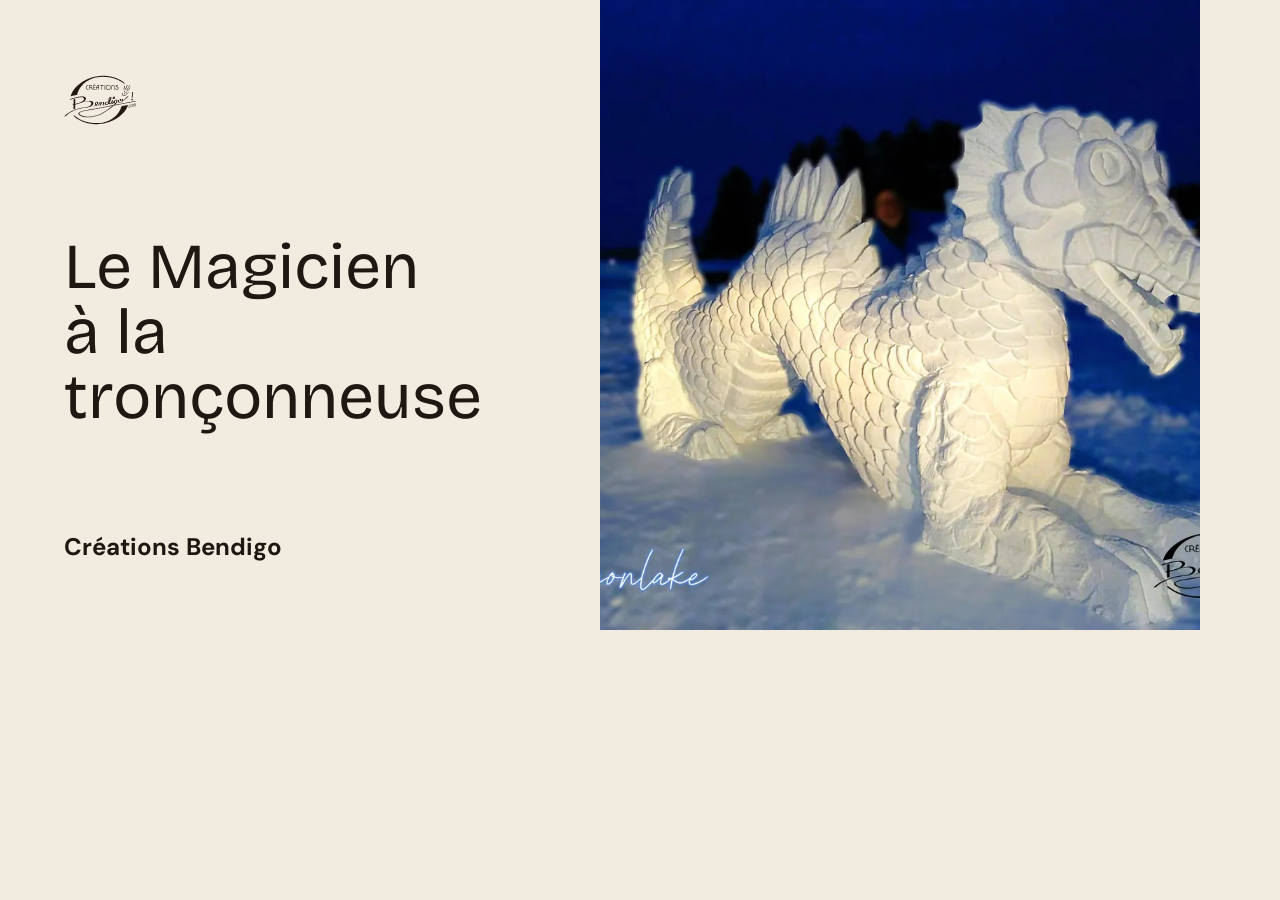
<file: _partage/accueil-fr.html>
<!doctype html>
<html lang="fr"><head><meta charset="utf-8">
<link rel="stylesheet" href="/assets/css/socle.css"><link rel="stylesheet" href="/assets/css/site.css">
<style>:root{--fond:#f2ebdf;--texte:#1e1712}
html,body{margin:0;width:1200px;height:630px;overflow:hidden;background:var(--fond);color:var(--texte)}
.carte{display:grid;grid-template-columns:1fr 1fr;width:1200px;height:630px}
.carte-texte{display:flex;flex-direction:column;justify-content:space-between;padding:64px}
.carte-texte img{width:72px;height:72px}
.carte-titre{font-family:var(--police-titres);font-size:64px;line-height:1.02;margin:0;text-wrap:balance}
.carte-nom{font-size:24px;font-weight:600;margin:0}
.carte-image{background:center/cover no-repeat}</style>
</head><body>
<div class="carte">
  <div class="carte-texte">
    <img src="/assets/images/logo.svg" alt="">
    <p class="carte-titre">Le Magicien à la tronçonneuse</p>
    <p class="carte-nom">Créations Bendigo</p>
  </div>
  <div class="carte-image" style="background-image:url('/assets/images/toiles/dragonlake-1200.webp')"></div>
</div>
</body></html>
</file>
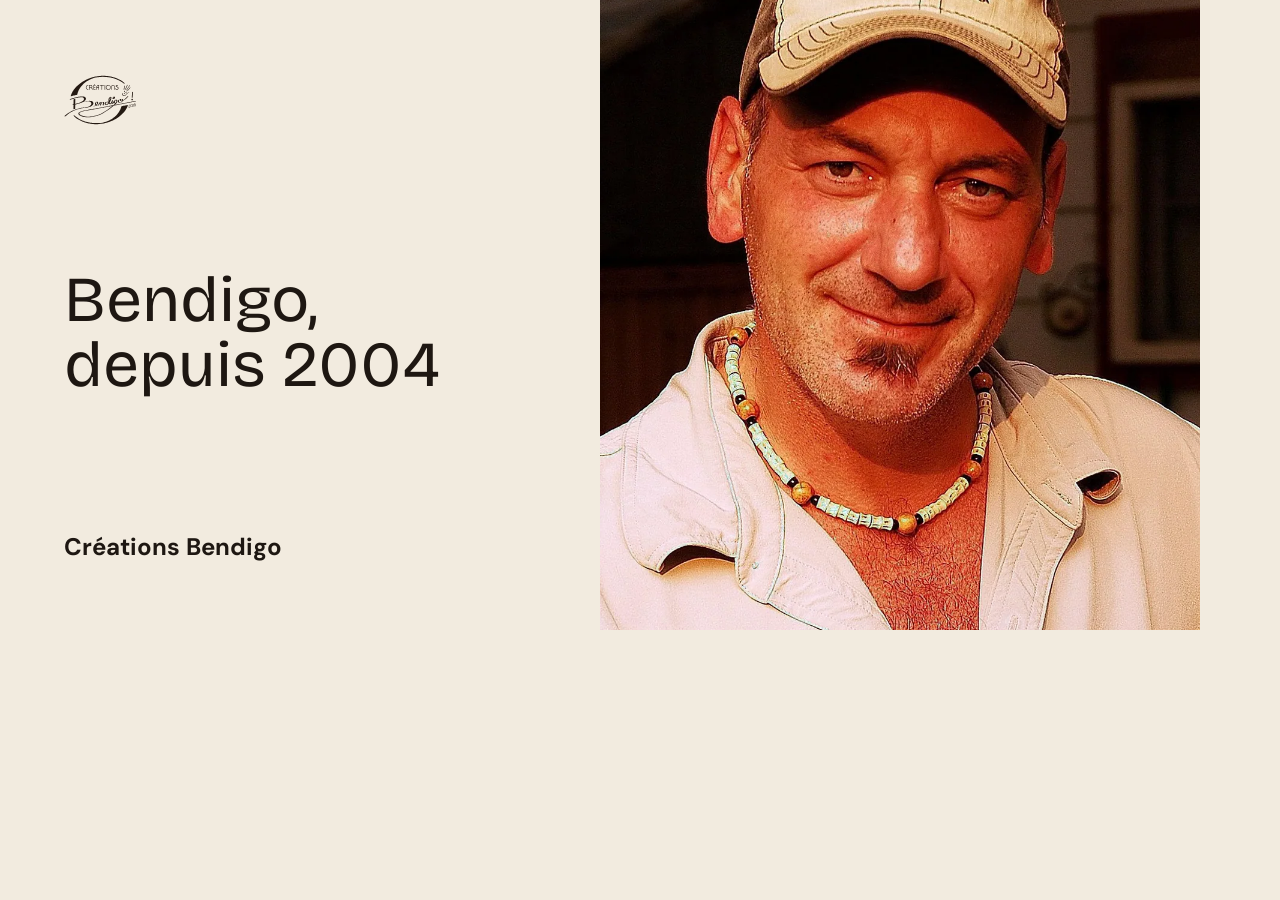
<file: _partage/artiste-fr.html>
<!doctype html>
<html lang="fr"><head><meta charset="utf-8">
<link rel="stylesheet" href="/assets/css/socle.css"><link rel="stylesheet" href="/assets/css/site.css">
<style>:root{--fond:#f2ebdf;--texte:#1e1712}
html,body{margin:0;width:1200px;height:630px;overflow:hidden;background:var(--fond);color:var(--texte)}
.carte{display:grid;grid-template-columns:1fr 1fr;width:1200px;height:630px}
.carte-texte{display:flex;flex-direction:column;justify-content:space-between;padding:64px}
.carte-texte img{width:72px;height:72px}
.carte-titre{font-family:var(--police-titres);font-size:64px;line-height:1.02;margin:0;text-wrap:balance}
.carte-nom{font-size:24px;font-weight:600;margin:0}
.carte-image{background:center/cover no-repeat}</style>
</head><body>
<div class="carte">
  <div class="carte-texte">
    <img src="/assets/images/logo.svg" alt="">
    <p class="carte-titre">Bendigo, depuis 2004</p>
    <p class="carte-nom">Créations Bendigo</p>
  </div>
  <div class="carte-image" style="background-image:url('/assets/images/benoit-1000.webp')"></div>
</div>
</body></html>
</file>
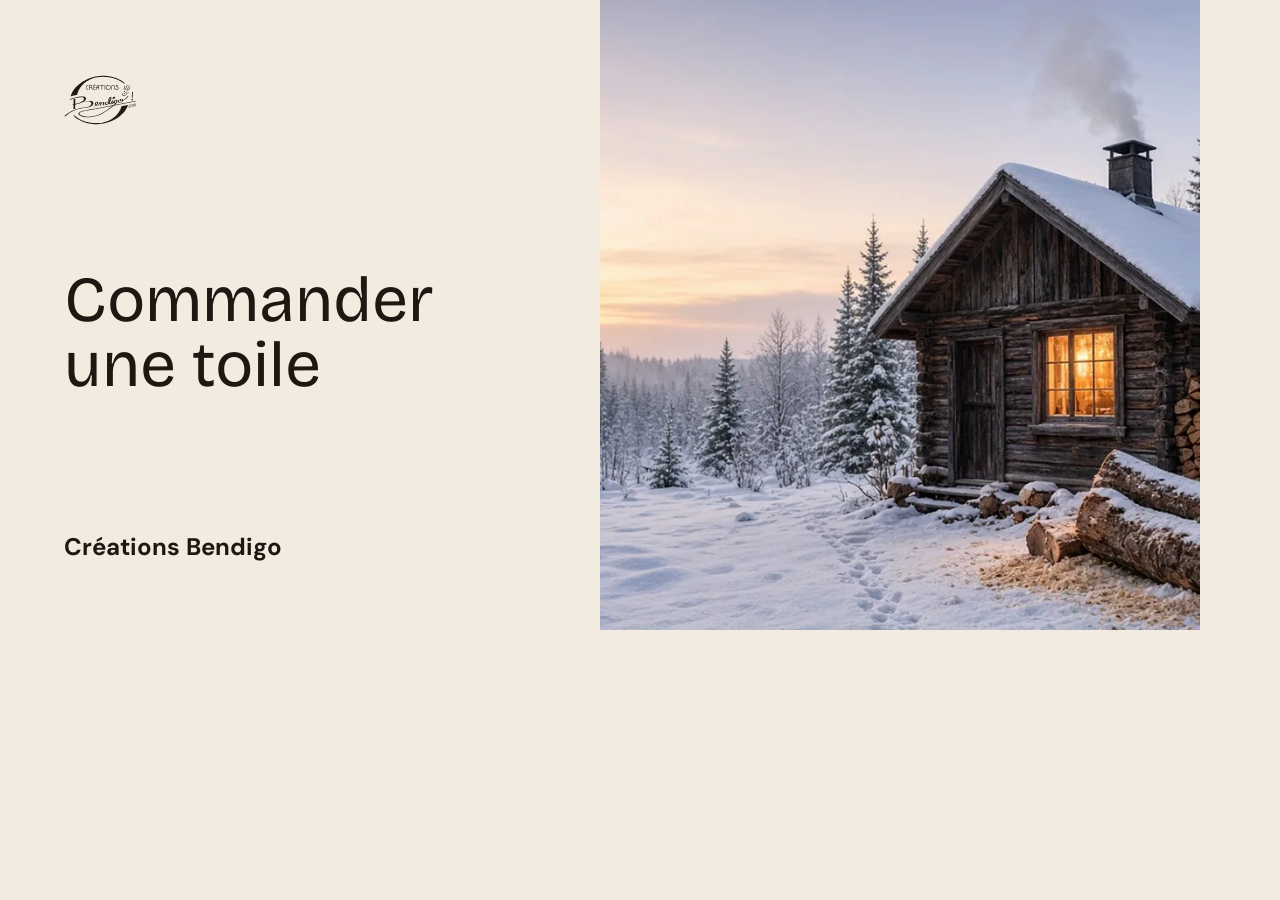
<file: _partage/contact-fr.html>
<!doctype html>
<html lang="fr"><head><meta charset="utf-8">
<link rel="stylesheet" href="/assets/css/socle.css"><link rel="stylesheet" href="/assets/css/site.css">
<style>:root{--fond:#f2ebdf;--texte:#1e1712}
html,body{margin:0;width:1200px;height:630px;overflow:hidden;background:var(--fond);color:var(--texte)}
.carte{display:grid;grid-template-columns:1fr 1fr;width:1200px;height:630px}
.carte-texte{display:flex;flex-direction:column;justify-content:space-between;padding:64px}
.carte-texte img{width:72px;height:72px}
.carte-titre{font-family:var(--police-titres);font-size:64px;line-height:1.02;margin:0;text-wrap:balance}
.carte-nom{font-size:24px;font-weight:600;margin:0}
.carte-image{background:center/cover no-repeat}</style>
</head><body>
<div class="carte">
  <div class="carte-texte">
    <img src="/assets/images/logo.svg" alt="">
    <p class="carte-titre">Commander une toile</p>
    <p class="carte-nom">Créations Bendigo</p>
  </div>
  <div class="carte-image" style="background-image:url('/assets/images/grok/atelier-hiver-1280.webp')"></div>
</div>
</body></html>
</file>
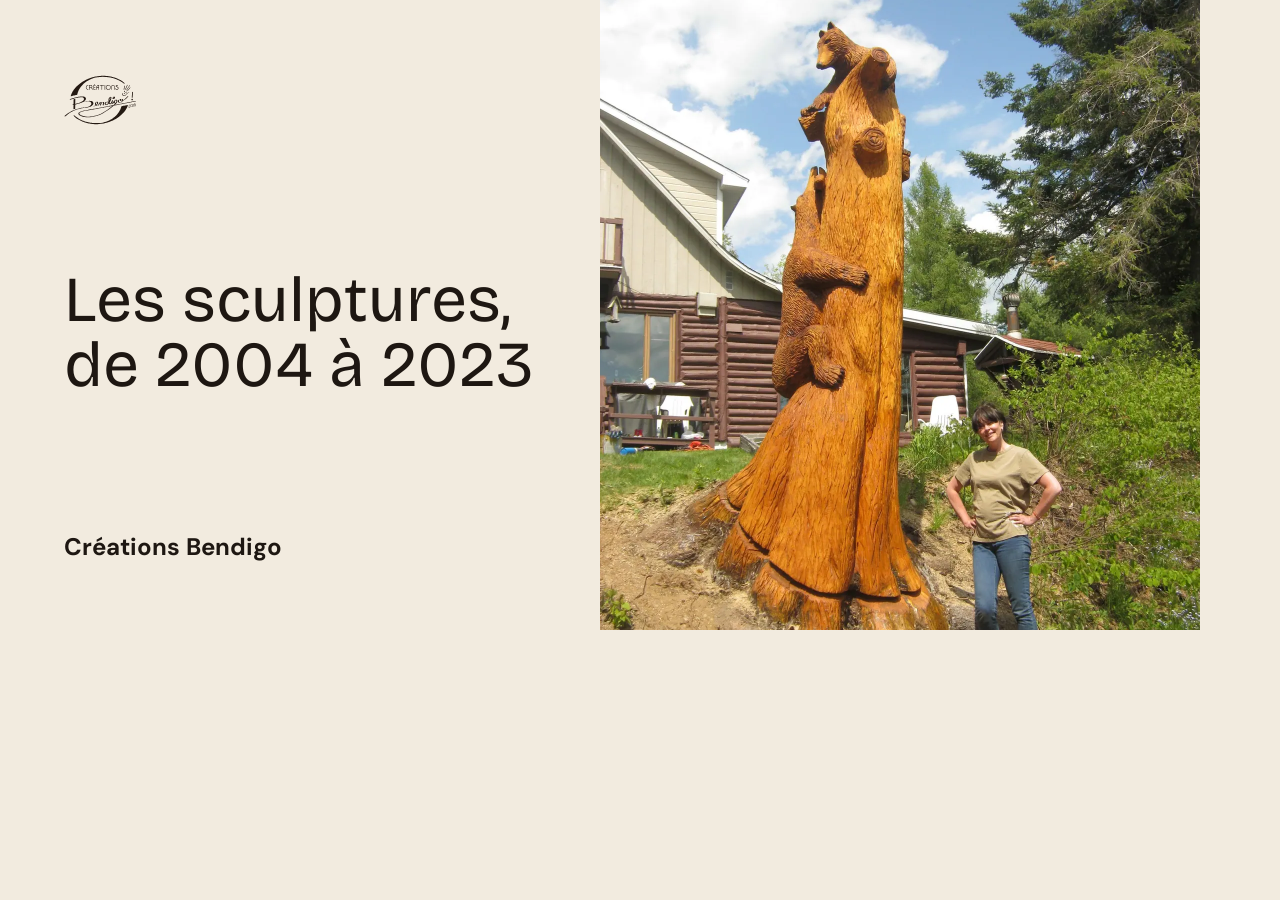
<file: _partage/sculptures-fr.html>
<!doctype html>
<html lang="fr"><head><meta charset="utf-8">
<link rel="stylesheet" href="/assets/css/socle.css"><link rel="stylesheet" href="/assets/css/site.css">
<style>:root{--fond:#f2ebdf;--texte:#1e1712}
html,body{margin:0;width:1200px;height:630px;overflow:hidden;background:var(--fond);color:var(--texte)}
.carte{display:grid;grid-template-columns:1fr 1fr;width:1200px;height:630px}
.carte-texte{display:flex;flex-direction:column;justify-content:space-between;padding:64px}
.carte-texte img{width:72px;height:72px}
.carte-titre{font-family:var(--police-titres);font-size:64px;line-height:1.02;margin:0;text-wrap:balance}
.carte-nom{font-size:24px;font-weight:600;margin:0}
.carte-image{background:center/cover no-repeat}</style>
</head><body>
<div class="carte">
  <div class="carte-texte">
    <img src="/assets/images/logo.svg" alt="">
    <p class="carte-titre">Les sculptures, de 2004 à 2023</p>
    <p class="carte-nom">Créations Bendigo</p>
  </div>
  <div class="carte-image" style="background-image:url('/assets/images/sculptures/ermitage-ours-1200.webp')"></div>
</div>
</body></html>
</file>
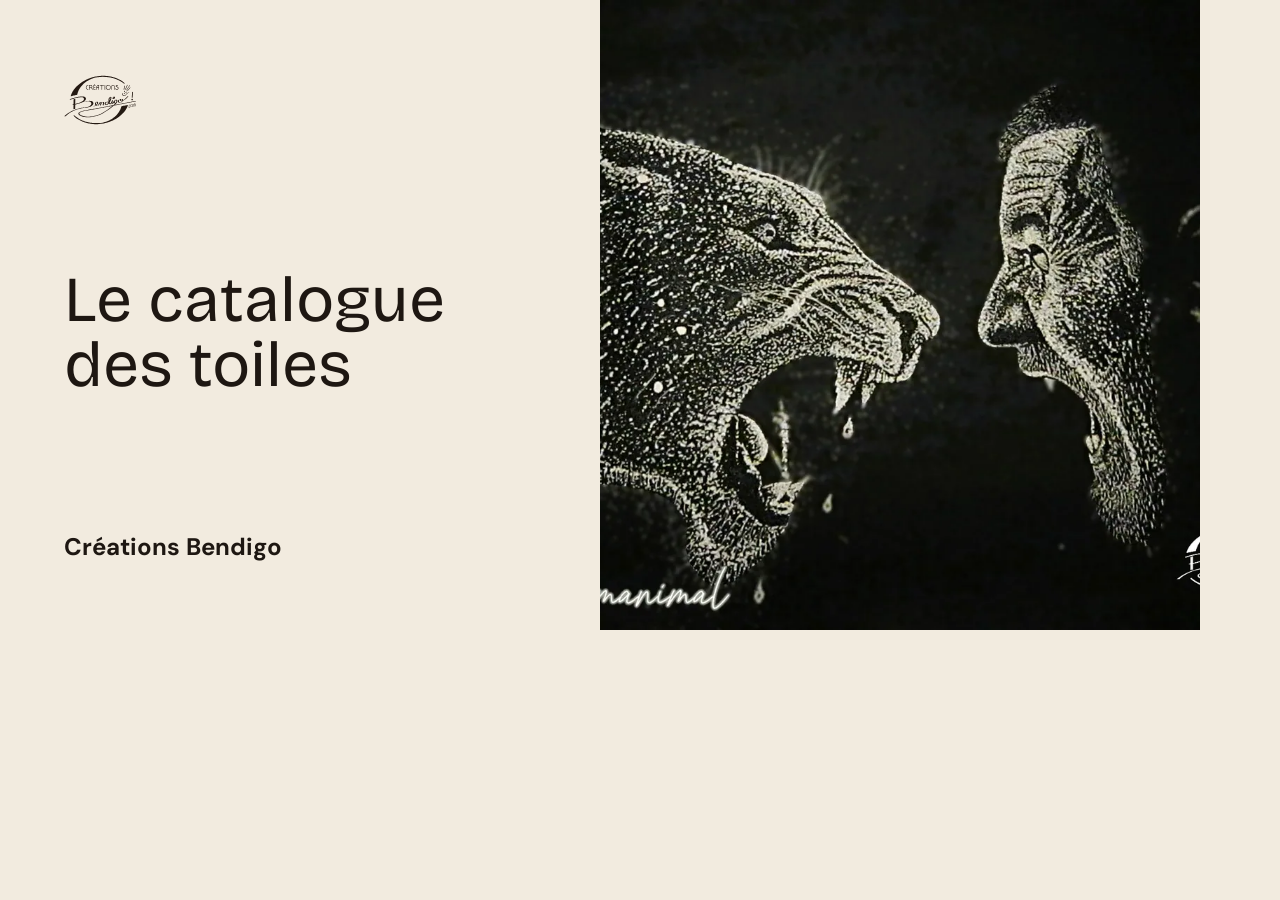
<file: _partage/toiles-fr.html>
<!doctype html>
<html lang="fr"><head><meta charset="utf-8">
<link rel="stylesheet" href="/assets/css/socle.css"><link rel="stylesheet" href="/assets/css/site.css">
<style>:root{--fond:#f2ebdf;--texte:#1e1712}
html,body{margin:0;width:1200px;height:630px;overflow:hidden;background:var(--fond);color:var(--texte)}
.carte{display:grid;grid-template-columns:1fr 1fr;width:1200px;height:630px}
.carte-texte{display:flex;flex-direction:column;justify-content:space-between;padding:64px}
.carte-texte img{width:72px;height:72px}
.carte-titre{font-family:var(--police-titres);font-size:64px;line-height:1.02;margin:0;text-wrap:balance}
.carte-nom{font-size:24px;font-weight:600;margin:0}
.carte-image{background:center/cover no-repeat}</style>
</head><body>
<div class="carte">
  <div class="carte-texte">
    <img src="/assets/images/logo.svg" alt="">
    <p class="carte-titre">Le catalogue des toiles</p>
    <p class="carte-nom">Créations Bendigo</p>
  </div>
  <div class="carte-image" style="background-image:url('/assets/images/toiles/humanimal-nb-1200.webp')"></div>
</div>
</body></html>
</file>
<file: assets/css/socle.css>
/* Socle : règles communes à toutes les maquettes. Le style du projet va dans site.css.
   Les couleurs et polices du projet se règlent par les variables ci-dessous (redéfinies dans site.css). */
:root {
  --police-titres: Georgia, 'Times New Roman', serif;
  --police-texte: system-ui, -apple-system, 'Segoe UI', Roboto, sans-serif;
  --accent: #b3361f;
  --texte-doux: color-mix(in srgb, var(--texte) 78%, var(--fond));
  --ligne: color-mix(in srgb, var(--texte) 18%, var(--fond));
  --gouttiere: clamp(16px, 4vw, 48px);
  --largeur: 1240px;
  --rayon: 6px;
  --duree: .7s;
  --courbe: cubic-bezier(.22, 1, .36, 1);
}

*, *::before, *::after { box-sizing: border-box; }
html { -webkit-text-size-adjust: 100%; text-size-adjust: 100%; }
body {
  font-family: var(--police-texte); font-size: clamp(1rem, .96rem + .2vw, 1.125rem); line-height: 1.6;
  padding-bottom: var(--barres-h); overflow-x: clip;
}
img, picture, video, canvas, svg { display: block; max-width: 100%; }
img, video { height: auto; }
h1, h2, h3, h4 { font-family: var(--police-titres); line-height: 1.08; margin: 0 0 .5em; text-wrap: balance; font-weight: 600; }
p, li, dd, figcaption { text-wrap: pretty; }
p { margin: 0 0 1em; }
a { color: inherit; }
a[href^="mailto:"] { overflow-wrap: anywhere; }
button, input, select, textarea { font: inherit; color: inherit; }
button { cursor: pointer; }
:where(a, button, input, select, textarea, summary, [tabindex]) { -webkit-tap-highlight-color: transparent; }
:focus { outline: none; }
:focus-visible { outline: 3px solid var(--accent); outline-offset: 3px; border-radius: 2px; }
[id] { scroll-margin-top: calc(var(--entete-h) + 12px); scroll-margin-bottom: calc(var(--barres-h) + 12px); }
/* Lien profond vers une scène qui cache l'en-tête : elle arrive tout en haut de l'écran (comme aller() du socle). */
html.js:not(.secours) :is([data-entete-cache], [data-entete-cache] [id], [data-fx="plein-ecran"], [data-fx="plein-ecran"] [id]) { scroll-margin-top: 0; }
[hidden] { display: none !important; }

.visuellement-cache {
  position: absolute !important; width: 1px; height: 1px; padding: 0; margin: -1px;
  overflow: hidden; clip: rect(0 0 0 0); white-space: nowrap; border: 0;
}
.evitement {
  position: fixed; left: 12px; top: 12px; z-index: 1000; padding: 12px 16px; background: var(--texte); color: var(--fond);
  transform: translateY(-160%); text-decoration: none;
}
.evitement:focus-visible { transform: none; }
.conteneur { width: min(100% - 2 * var(--gouttiere), var(--largeur)); margin-inline: auto; }
.chiffres { font-variant-numeric: tabular-nums; }

/* Boutons : zones tactiles d'au moins 44 px. */
.bouton {
  display: inline-flex; align-items: center; justify-content: center; gap: .5em;
  min-height: 48px; min-width: 44px; padding: .7em 1.4em; border-radius: 999px;
  background: var(--accent); color: var(--fond); text-decoration: none; font-weight: 600; border: 0;
  line-height: 1.2; text-align: center;
}
.bouton--contour { background: transparent; color: inherit; box-shadow: inset 0 0 0 2px currentColor; }
.bouton[disabled] { opacity: .55; cursor: not-allowed; }

/* Apparitions : cachées par le style critique jusqu'à .vu, jamais recachées. */
html.js:not(.secours):not([data-arrivee="retour"]) [data-anime]:not([data-anime="gsap"]) {
  transform: translate3d(0, 1.2rem, 0);
  transition: opacity var(--duree) var(--courbe) var(--delai, 0s), transform var(--duree) var(--courbe) var(--delai, 0s);
}
html.js:not(.secours):not([data-arrivee="retour"]) [data-anime]:not([data-anime="gsap"]).vu { transform: none; }

/* Bibliothèque d'effets (effets.js). Apparitions : le bloc lui-même ne glisse pas, ce sont ses parties qui arrivent.
   Mêmes conditions que les apparitions : en secours, au retour et sans JavaScript, état final direct.
   Les transitions ne valent que pendant l'arrivée (.fx-fini ensuite) : celles du projet reprennent la main. */
html.js:not(.secours):not([data-arrivee="retour"]) :is([data-anime="lignes"], [data-anime="mots"], [data-anime="lettres"], [data-anime="cascade"]):not([data-anime="gsap"]) {
  transform: none; transition: opacity .25s linear var(--delai, 0s);
}
/* Masques des lignes : découpe par clip-path, débordante en haut et sur les côtés (accents), un peu en bas (jambages),
   au lieu d'un overflow et de marges : la mise en page ne change pas d'un pixel pendant la découpe. La ligne part
   d'assez bas (135 %) pour rester invisible malgré le débord du bas. */
.fx-ligne-mask { overflow: visible !important; clip-path: inset(-.4em -.6em -.2em -.6em); }
html.js:not(.secours):not([data-arrivee="retour"]) [data-anime="lignes"] .fx-ligne {
  transform: translate3d(0, 135%, 0); transition: transform 1s var(--courbe) calc(var(--delai, 0s) + var(--i, 0) * 90ms);
}
html.js:not(.secours):not([data-arrivee="retour"]) [data-anime="lignes"].vu .fx-ligne { transform: none; }
html.js:not(.secours):not([data-arrivee="retour"]) [data-anime="mots"] .fx-mot {
  opacity: 0; transform: translate3d(0, .5em, 0);
  transition: opacity .6s var(--courbe) calc(var(--delai, 0s) + var(--i, 0) * 35ms), transform .7s var(--courbe) calc(var(--delai, 0s) + var(--i, 0) * 35ms);
}
html.js:not(.secours):not([data-arrivee="retour"]) [data-anime="mots"].vu .fx-mot { opacity: 1; transform: none; }
/* Lettres : chaque mot reste d'un bloc (jamais coupé en fin de ligne), les lettres basculent en place. */
[data-anime="lettres"] :is(.fx-mot-l, .fx-lettre) { display: inline-block; }
html.js:not(.secours):not([data-arrivee="retour"]) [data-anime="lettres"] .fx-lettre {
  opacity: 0; transform: translate3d(0, .55em, 0) rotate(12deg); transform-origin: 0 100%;
  transition: opacity .5s var(--courbe) calc(var(--delai, 0s) + var(--i, 0) * 18ms), transform .8s var(--courbe) calc(var(--delai, 0s) + var(--i, 0) * 18ms);
}
html.js:not(.secours):not([data-arrivee="retour"]) [data-anime="lettres"].vu .fx-lettre { opacity: 1; transform: none; }
html.js:not(.secours):not([data-arrivee="retour"]) [data-anime="cascade"] > * { opacity: 0; transform: translate3d(0, 1.8rem, 0); }
html.js:not(.secours):not([data-arrivee="retour"]) [data-anime="cascade"]:not(.fx-fini) > * {
  transition: opacity .7s var(--courbe) calc(var(--delai, 0s) + var(--i, 0) * 80ms), transform .9s var(--courbe) calc(var(--delai, 0s) + var(--i, 0) * 80ms);
}
html.js:not(.secours):not([data-arrivee="retour"]) [data-anime="cascade"].vu > * { opacity: 1; transform: none; }
/* Rideau : règle aussi précise que celle des apparitions (sinon sa transition de découpe serait écrasée). */
html.js:not(.secours):not([data-arrivee="retour"]) [data-anime="rideau"]:not([data-anime="gsap"]) {
  transform: none; clip-path: inset(0 0 100% 0);
}
html.js:not(.secours):not([data-arrivee="retour"]) [data-anime="rideau"]:not([data-anime="gsap"]):not(.fx-fini) {
  transition: opacity .25s linear var(--delai, 0s), clip-path 1.2s cubic-bezier(.77, 0, .18, 1) var(--delai, 0s);
}
html.js:not(.secours):not([data-arrivee="retour"]) [data-anime="rideau"]:not([data-anime="gsap"]).vu { clip-path: inset(0 0 0 0); }
html.js:not(.secours):not([data-arrivee="retour"]) [data-anime="rideau"]:not([data-fx]) > :is(picture, video) { transform: scale(1.14); }
html.js:not(.secours):not([data-arrivee="retour"]) [data-anime="rideau"]:not([data-fx]):not(.fx-fini) > :is(picture, video) { transition: transform 1.6s var(--courbe) var(--delai, 0s); }
html.js:not(.secours):not([data-arrivee="retour"]) [data-anime="rideau"].vu:not([data-fx]) > :is(picture, video) { transform: none; }
/* Effets liés au défilement : l'image déplacée par GSAP n'a aucune transition CSS (une seule source par propriété). */
[data-fx="parallaxe"] > :is(picture, video, img), [data-fx="zoom"] > :is(picture, video, img) { transition: none; }
/* WebGL « onde » : le canvas, calé sur l'image, n'est visible que pendant le mouvement ; au repos, l'image d'origine, nette. */
[data-fx="onde"] { position: relative; }
.fx-onde { position: absolute; left: 0; top: 0; width: 100%; height: 100%; pointer-events: none; opacity: 0; transition: opacity .3s linear; }
.fx-onde--actif { opacity: 1; transition-duration: .12s; }
/* Image qui s'ouvre en plein écran : section haute, cadre collant en haut de l'écran (sticky, pas d'épinglage GSAP).
   En secours et sans JavaScript : image entière dans une section normale (règles [data-collant]). */
html.js:not(.secours) [data-fx="plein-ecran"] { position: relative; height: var(--fx-longueur, 260svh); }
html.js:not(.secours) [data-fx="plein-ecran"] > [data-collant] { position: sticky; top: 0; height: 100vh; height: 100svh; overflow: hidden; }
[data-fx="plein-ecran"] > [data-collant] > .media, [data-fx="plein-ecran"] [data-fx-cible] { width: 100%; height: 100%; border-radius: 0; }
:is(html.secours, html:not(.js)) [data-fx="plein-ecran"] [data-fx-cible] { height: 100svh; }
/* Mots géants : la rangée garde sa largeur (mots répétés au besoin) et ne sort jamais de son bandeau.
   En secours et sans JavaScript, les mots passent à la ligne : rien n'est coupé. */
[data-fx="mots-geants"] { overflow: hidden; overflow: clip; }
[data-fx="mots-geants"] [data-fx-rangee] { width: max-content; white-space: nowrap; margin: 0; }
:is(html.secours, html:not(.js)) [data-fx="mots-geants"] { overflow: visible; }
:is(html.secours, html:not(.js)) [data-fx="mots-geants"] [data-fx-rangee] { width: auto; white-space: normal; line-height: 1.2; }
/* Inclinaison selon la vitesse : GSAP seul tient la transformation (pas de transition CSS sur transform). */
[data-fx="vitesse"], [data-fx="mots-geants"] [data-fx-rangee] { transition-property: opacity, color, background-color, border-color, box-shadow !important; }

/* Effets au survol : au premier survol, GSAP prend la main sur la transformation (classe fx-survol) :
   plus aucune transition CSS sur transform pour cet élément. */
.fx-survol { transition-property: opacity, color, background-color, border-color, box-shadow !important; }

[data-boucle-css].hors-ecran, [data-boucle-css].hors-ecran *, [data-boucle-css].en-pause, [data-boucle-css].en-pause * { animation-play-state: paused !important; }

/* En-tête : opaque, jamais coupé, se cache en descendant. */
[data-entete] {
  position: fixed; inset: 0 0 auto; z-index: 800; background: var(--fond);
  border-bottom: 1px solid var(--ligne); transition: transform .35s var(--courbe);
}
html.entete-cache [data-entete], html.scene-sans-entete:not(.menu-ouvert) [data-entete] { transform: translateY(-100%); }
.entete-rangee {
  display: flex; align-items: center; gap: clamp(8px, 2vw, 28px);
  min-height: 64px; padding: 8px var(--gouttiere); max-width: calc(var(--largeur) + 2 * var(--gouttiere)); margin-inline: auto;
}
.entete-logo { display: inline-flex; align-items: center; gap: .6em; min-height: 44px; text-decoration: none; font-weight: 700; flex: none; }
.entete-logo img { width: 36px; height: 36px; }
[data-nav] { flex: 1 1 auto; min-width: 0; display: flex; justify-content: flex-end; }
[data-nav] ul { display: flex; gap: clamp(12px, 2vw, 28px); list-style: none; margin: 0; padding: 0; min-width: 0; overflow: hidden; white-space: nowrap; }
/* Un lien de navigation ne passe jamais à la ligne : sinon il « tient » sur deux lignes et le relais
   (deuxième rangée, bouton Menu) ne se déclenche pas. */
[data-nav] a { display: inline-flex; align-items: center; min-height: 44px; text-decoration: none; white-space: nowrap; }
[data-nav] a[aria-current] { text-decoration: underline; text-underline-offset: .35em; text-decoration-thickness: 2px; }
.entete-actions { display: flex; align-items: center; gap: 8px; flex: none; }
.entete-actions .bouton { min-height: 44px; padding-inline: 1.1em; }
.entete-langue { display: inline-flex; align-items: center; justify-content: center; min-width: 44px; min-height: 44px; text-decoration: none; font-weight: 600; text-transform: uppercase; }
[data-menu-bouton] { display: none; min-height: 44px; min-width: 44px; padding: 0 14px; border: 0; border-radius: 999px; background: var(--texte); color: var(--fond); font-weight: 600; }
html.nav-compacte [data-nav] { display: none; }
html.nav-compacte [data-menu-bouton] { display: inline-flex; align-items: center; }
html.nav-compacte .entete-actions { margin-left: auto; }
/* Dès 900 px, les liens qui ne tiennent pas à côté du logo passent sur une deuxième rangée (entete.js) :
   jamais le bouton Menu seul sur ordinateur. L'en-tête est plus haut : --entete-h suit (mesures.js). */
html.nav-deux-rangees .entete-rangee { flex-wrap: wrap; row-gap: 0; }
html.nav-deux-rangees [data-nav] { order: 3; flex: 1 0 100%; justify-content: flex-start; border-top: 1px solid var(--ligne); }
html.nav-deux-rangees .entete-actions { margin-left: auto; }
html.nav-deux-lignes [data-nav] ul { flex-wrap: wrap; row-gap: 0; column-gap: clamp(12px, 1.6vw, 24px); }
@media (max-width: 520px) { .entete-actions .bouton { display: none; } }

/* Sans JavaScript : l'en-tête reste dans le flux (sa hauteur n'est pas mesurée, rien ne passe dessous).
   Dès 900 px, les liens passent à la ligne sous le logo ; en dessous, un lien Menu ouvre le menu plein écran
   par son ancre (#menu:target) et un lien Fermer le referme. */
.menu-sansjs, .menu-sansjs-fermer { display: none; }
html:not(.js) { --entete-h: 0px; }
html:not(.js) [data-entete] { position: relative; }
@media (min-width: 900px) {
  html:not(.js) .entete-rangee { flex-wrap: wrap; row-gap: 0; }
  html:not(.js) [data-nav] { order: 3; flex: 1 0 100%; justify-content: flex-start; }
  html:not(.js) [data-nav] ul { flex-wrap: wrap; column-gap: clamp(12px, 2vw, 28px); row-gap: 0; }
  html:not(.js) .entete-actions { margin-left: auto; }
}
@media (max-width: 899px) {
  html:not(.js) [data-nav] { display: none; }
  html:not(.js) .entete-actions { margin-left: auto; }
  html:not(.js) .menu-sansjs {
    display: inline-flex; align-items: center; min-height: 44px; min-width: 44px; padding: 0 14px; border-radius: 999px;
    background: var(--texte); color: var(--fond); font-weight: 600; text-decoration: none;
  }
}
html:not(.js) #menu:target { z-index: 810; visibility: visible; opacity: 1; transition: none; padding-top: 24px; }
html:not(.js) #menu:target li { opacity: 1; transform: none; transition: none; }
html:not(.js) #menu:target .menu-sansjs-fermer { display: block; margin: 0 0 16px; }
html:not(.js) .menu-sansjs-fermer a { display: inline-flex; align-items: center; min-height: 44px; font-weight: 600; }
/* Cible du lien Fermer : fixe, elle ne fait pas défiler la page quand le menu se referme. */
#menu-ferme { position: fixed; top: 0; left: 0; width: 1px; height: 1px; pointer-events: none; }
/* Sans JavaScript, la barre fixe du téléphone n'est pas mesurée : sa hauteur est réservée d'office. */
@media (max-width: 760px) { html:not(.js) { --barres-h: calc(65px + env(safe-area-inset-bottom)); } }

/* Menu : plein écran, liens qui arrivent l'un après l'autre. */
[data-menu] {
  position: fixed; inset: 0; z-index: 790; background: var(--menu-fond, var(--fond)); overflow-y: auto; overscroll-behavior: contain;
  padding: calc(var(--entete-h) + 24px) var(--gouttiere) calc(32px + var(--barres-h));
  visibility: hidden; opacity: 0; transition: opacity .3s var(--courbe), visibility 0s .3s;
}
html.menu-ouvert [data-menu] { visibility: visible; opacity: 1; transition: opacity .3s var(--courbe); }
html.menu-ouvert [data-entete] { transform: none; }
[data-menu] ul { list-style: none; margin: 0 0 32px; padding: 0; }
[data-menu] li { opacity: 0; transform: translateY(12px); transition: opacity .4s var(--courbe), transform .4s var(--courbe); transition-delay: calc(var(--i, 0) * 50ms + 80ms); }
html.menu-ouvert [data-menu] li { opacity: 1; transform: none; }
[data-menu] .menu-lien { display: flex; align-items: center; min-height: 52px; font-family: var(--police-titres); font-size: clamp(1.6rem, 7vw, 2.6rem); text-decoration: none; }
[data-menu] .menu-lien[aria-current] { color: var(--accent); }

/* Voile de transition (état de départ dans le style critique). */
[data-voile] { display: grid; place-items: center; color: var(--fond); }
.voile-contenu { display: grid; justify-items: center; gap: 12px; text-align: center; padding: var(--gouttiere); }
.voile-contenu img { width: 56px; height: 56px; }
[data-voile-libelle] { font-family: var(--police-titres); font-size: clamp(1.6rem, 5vw, 3rem); }
/* Forme « vague » : bords ondulés du voile (en haut à la montée, en bas au retrait), posés par le gabarit. */
[data-voile] .voile-vague { position: absolute; left: 0; width: 100%; height: clamp(60px, 12vh, 120px); fill: var(--voile-fond); pointer-events: none; }
[data-voile] .voile-vague--haut { bottom: calc(100% - 1px); transform-origin: 50% 100%; }
[data-voile] .voile-vague--bas { top: calc(100% - 1px); transform-origin: 50% 0; }
/* Trou qui s'ouvre dans le voile (forme « iris ») ou dans le panneau de l'intro (versObjet) :
   variables --cx, --cy (centre) et --trou (rayon), posées image par image par le socle. */
[data-voile].avec-trou, .ouverture-panneau.avec-trou {
  -webkit-mask: radial-gradient(circle at var(--cx, 50%) var(--cy, 50%), transparent var(--trou, -2px), #000 calc(var(--trou, -2px) + 1px));
          mask: radial-gradient(circle at var(--cx, 50%) var(--cy, 50%), transparent var(--trou, -2px), #000 calc(var(--trou, -2px) + 1px));
}

/* Barre fixe du téléphone : action principale et contact rapide. */
[data-barre-fixe] {
  position: fixed; inset: auto 0 0; z-index: 780; display: none; gap: 8px;
  padding: 8px var(--gouttiere) calc(8px + env(safe-area-inset-bottom)); background: var(--fond); border-top: 1px solid var(--ligne);
  transition: transform .3s var(--courbe);
}
[data-barre-fixe] .bouton { flex: 1; min-height: 48px; }
[data-barre-fixe].barre-masquee { transform: translateY(110%); }
@media (max-width: 760px) { [data-barre-fixe] { display: flex; } }

/* Écrans plein cadre et sections épinglées : tout tient dans la partie visible. */
.ecran {
  min-height: 100vh; min-height: 100svh; display: flex; flex-direction: column;
  padding-top: calc(var(--entete-h) + 16px); padding-bottom: calc(var(--barres-h) + 16px);
}
.ecran.epingle { height: 100vh; height: 100svh; min-height: 0; }
.ecran .piste { flex: 1 1 auto; min-height: 0; max-height: 820px; }

/* Scènes épinglées ou collantes du projet ([data-scene], .ecran.epingle) : en secours et sans
   JavaScript, plus rien n'est épinglé, la scène prend la hauteur de son contenu (au moins un écran) au lieu
   d'être coupée. Son cadre collant [data-collant] redevient un bloc normal. */
:is(html.secours, html:not(.js)) :is([data-scene], .ecran.epingle) { height: auto !important; min-height: 100svh; }
:is(html.secours, html:not(.js)) [data-collant] { position: relative !important; top: auto !important; height: auto !important; min-height: 100svh; }

/* Faces arrière d'un objet en 3D (verso d'une carte, dos d'un volet) : jamais visibles de dos ;
   en secours et sans JavaScript, l'objet est posé ouvert et son dos est retiré (sinon il recouvre le texte). */
[data-face="dos"] { backface-visibility: hidden; -webkit-backface-visibility: hidden; }
:is(html.secours, html:not(.js)) [data-face="dos"] { display: none !important; }

/* Écrans bas. 1366×768 et moins de 820 px de haut sur ordinateur : .masque-ecran-bas se retire (phrase
   d'introduction, surtitre, légende), pour que le premier écran et les scènes épinglées tiennent.
   Téléphone à l'horizontale et moins de 500 px de haut : .masque-ecran-tres-bas se retire aussi, et les
   écrans plein cadre se resserrent. Les tailles des titres d'ouverture se règlent dans site.css, dans les
   mêmes requêtes (@media (max-height: 820px) and (min-width: 761px), puis (max-height: 500px)). */
@media (max-height: 820px) and (min-width: 761px) { .masque-ecran-bas { display: none !important; } }
@media (max-height: 500px) {
  .masque-ecran-bas, .masque-ecran-tres-bas { display: none !important; }
  .ecran { padding-top: calc(var(--entete-h) + 8px); padding-bottom: calc(var(--barres-h) + 8px); }
}

/* Médias : cadrage réglé par --cadrage (object-position), mention des illustrations générées. */
.media { position: relative; margin: 0; overflow: hidden; border-radius: var(--rayon); background: color-mix(in srgb, var(--texte) 8%, var(--fond)); } /* jamais de case vide pendant le chargement */
.media picture { display: block; width: 100%; height: 100%; }
.media img, .media video { width: 100%; height: 100%; object-fit: cover; object-position: var(--cadrage, 50% 50%); }
@media (max-width: 760px) { .media img, .media video { object-position: var(--cadrage-mobile, var(--cadrage, 50% 50%)); } }
.mention-ia {
  position: absolute; right: 8px; bottom: 8px; z-index: 2; padding: 3px 8px; border-radius: 999px;
  background: rgba(0, 0, 0, .66); color: #fff; font: 600 12px/1.4 var(--police-texte); letter-spacing: .01em; pointer-events: none;
}

/* Formulaires. */
.champ { display: grid; gap: 6px; margin-bottom: 18px; }
.champ label { font-weight: 600; }
.champ input, .champ select, .champ textarea {
  min-height: 48px; padding: 10px 12px; border: 1px solid color-mix(in srgb, var(--texte) 45%, var(--fond)); border-radius: var(--rayon); background: var(--fond);
}
.champ [aria-invalid="true"] { border-color: #b00020; }
.champ-erreur { margin: 0; color: #b00020; font-size: .95rem; }
.mention-donnees { font-size: .9rem; color: var(--texte-doux); }
[data-message-envoi] { padding: 12px 16px; border-radius: var(--rayon); background: color-mix(in srgb, var(--accent) 12%, var(--fond)); }

/* Barre de lecture des pages longues. */
[data-barre-lecture] { position: fixed; left: 0; right: 0; top: var(--entete-h); height: 3px; z-index: 805; background: var(--accent); transform: scaleX(0); transform-origin: 0 50%; }
html.entete-cache [data-barre-lecture] { top: 0; }

/* Curseur personnalisé (souris uniquement, activé par data-curseur sur html). */
.curseur {
  position: fixed; left: -8px; top: -8px; z-index: 1001; width: 16px; height: 16px; border-radius: 50%;
  border: 2px solid var(--accent); pointer-events: none; opacity: 0; transition: opacity .2s, width .2s, height .2s, left .2s, top .2s;
}
html.curseur-actif .curseur { opacity: 1; }
.curseur.curseur-lien { width: 40px; height: 40px; left: -20px; top: -20px; }
.curseur.curseur-cache { opacity: 0 !important; }

/* Pied de page. */
.pied { padding: 56px 0 32px; border-top: 1px solid var(--ligne); }
.pied-grille { display: grid; gap: 32px; grid-template-columns: repeat(auto-fit, minmax(200px, 1fr)); }
.pied ul { list-style: none; margin: 0; padding: 0; }
.pied a, .pied button.lien { display: inline-flex; align-items: center; min-height: 44px; }
button.lien { background: none; border: 0; padding: 0; text-decoration: underline; text-underline-offset: .2em; }
.pied-bas { display: flex; flex-wrap: wrap; justify-content: space-between; gap: 12px; margin-top: 32px; font-size: .9rem; color: var(--texte-doux); }
</file>
<file: assets/css/site.css>
/* Créations Bendigo · direction « Le trait de scie ».
   Fond sciure, second fond noyer, bois clair pour rythmer ; accent orange tronçonneuse.
   Titres : Bricolage Grotesque très gras ; texte : DM Sans. */
@font-face { font-family: 'Bricolage'; src: url('/assets/fonts/bricolage.woff2') format('woff2'); font-weight: 200 800; font-display: swap; }
@font-face { font-family: 'DM Sans'; src: url('/assets/fonts/dm-sans-400.woff2') format('woff2'); font-weight: 400; font-display: swap; }
@font-face { font-family: 'DM Sans'; src: url('/assets/fonts/dm-sans-400i.woff2') format('woff2'); font-weight: 400; font-style: italic; font-display: swap; }
@font-face { font-family: 'DM Sans'; src: url('/assets/fonts/dm-sans-500.woff2') format('woff2'); font-weight: 500; font-display: swap; }
@font-face { font-family: 'DM Sans'; src: url('/assets/fonts/dm-sans-700.woff2') format('woff2'); font-weight: 700; font-display: swap; }
/* Polices de secours ajustées : le texte ne saute pas à l'arrivée des vraies polices. */
@font-face { font-family: 'Bricolage secours'; src: local('Arial Black'), local('Arial Bold'), local('Arial'); size-adjust: 92%; ascent-override: 92%; descent-override: 24%; }
@font-face { font-family: 'DM Sans secours'; src: local('Arial'), local('Helvetica'); size-adjust: 98%; ascent-override: 96%; descent-override: 30%; }

:root {
  --police-titres: 'Bricolage', 'Bricolage secours', system-ui, sans-serif;
  --police-texte: 'DM Sans', 'DM Sans secours', system-ui, sans-serif;
  --fond: #f2ebdf;
  --bois: #e6dccb;
  --noyer: #241912;
  --noyer-2: #2f2118;
  --texte: #1e1712;
  --texte-doux: #5e5047;
  --accent: #e2531f;
  --accent-texte: #a63508;
  --bouton: #eb6128;
  --accent-clair: #f27d3f;
  --ligne: rgba(30, 23, 18, .16);
  --rayon: 4px;
  --largeur: 1320px;
}
body { font-family: var(--police-texte); font-size: clamp(1rem, .96rem + .2vw, 1.1rem); line-height: 1.6; }
h1, h2, h3, h4 { font-weight: 800; letter-spacing: -.02em; line-height: 1.02; }
h2 { font-size: clamp(2.2rem, 1.4rem + 3.4vw, 4.6rem); }
h3 { font-size: clamp(1.25rem, 1.1rem + .6vw, 1.6rem); letter-spacing: -.01em; }
.accent { color: var(--accent); }
.surtitre { font-size: .82rem; font-weight: 700; letter-spacing: .14em; text-transform: uppercase; color: var(--accent-texte); margin-bottom: 1em; }
.code { font-family: var(--police-texte); font-size: .85rem; font-weight: 700; letter-spacing: .06em; text-transform: none; padding: .2em .55em; border-radius: 999px; background: var(--bois); color: var(--texte); white-space: nowrap; }
a { text-underline-offset: .2em; }
* { -webkit-tap-highlight-color: transparent; }

/* Boutons : orange clair, texte brun (contraste 5,3:1). */
.bouton { background: var(--bouton); color: var(--texte); font-weight: 700; letter-spacing: .01em; transition: background-color .25s, color .25s, box-shadow .25s; }
.bouton:hover { background: var(--noyer); color: var(--fond); }
.bouton--contour { background: transparent; color: inherit; }
.bouton--contour:hover { background: var(--texte); color: var(--fond); box-shadow: none; }
.fin--sombre .bouton:hover, .sombre .bouton:hover { background: var(--fond); color: var(--noyer); }
.fin--sombre .bouton--contour:hover, .sombre .bouton--contour:hover { background: var(--fond); color: var(--noyer); }
.lien-fleche { display: inline-flex; align-items: center; gap: .5em; min-height: 44px; font-weight: 700; text-decoration: none; color: inherit; }
.lien-fleche::after { content: '→'; color: var(--accent); transition: transform .3s var(--courbe); }
.lien-fleche:hover::after { transform: translateX(5px); }
.actions { display: flex; flex-wrap: wrap; align-items: center; gap: 12px 22px; }

/* En-tête. */
[data-entete] { border-bottom-color: transparent; }
html.defile [data-entete] { border-bottom-color: var(--ligne); }
.entete-rangee { min-height: 68px; }
.entete-logo img { width: 84px; height: 56px; }
[data-nav] a { font-weight: 500; min-width: 44px; justify-content: center; }
[data-nav] a[aria-current] { text-decoration-color: var(--accent); }
.entete-actions .bouton { min-height: 44px; padding: .55em 1.1em; font-size: .95rem; }
[data-menu] { color: var(--fond); }
[data-menu] .menu-lien { font-family: var(--police-titres); font-weight: 800; font-size: clamp(2.2rem, 9vw, 4rem); letter-spacing: -.02em; }
[data-menu] .menu-lien[aria-current] { color: var(--accent-clair); }
.menu-courriel { user-select: all; overflow-wrap: anywhere; opacity: .85; }

/* Panneau de l'intro : signature, coup de scie, copeaux. */
.ouverture-panneau { gap: 14px; padding: var(--gouttiere); overflow: hidden; }
.ouverture-logo { width: min(280px, 62vw); height: auto; }
.ouverture-ligne { margin: 0; font-family: var(--police-titres); font-weight: 700; font-size: clamp(.9rem, .8rem + .4vw, 1.15rem); letter-spacing: .12em; text-transform: uppercase; color: var(--accent-clair); }
.ouverture-coupe { position: absolute; left: 0; top: 0; width: 10px; height: 3px; opacity: 0; background: linear-gradient(90deg, transparent, var(--accent) 12%, #ffb27a 50%, var(--accent) 88%, transparent); box-shadow: 0 0 18px rgba(242, 125, 63, .8); pointer-events: none; }
.ouverture-copeaux { position: absolute; inset: 0; width: 100%; height: 100%; pointer-events: none; }
html.js[data-arrivee="intro"]:not(.secours):not(.intro-finie) .ouverture-logo { clip-path: inset(0 100% 0 0); }
html.js[data-arrivee="intro"]:not(.secours):not(.intro-finie) .ouverture-ligne { opacity: 0; }

/* Voile en coupe : le même trait orange au moment où l'écran se ferme. */
[data-voile] { --angle: -35deg; overflow: hidden; }
.voile-trait { position: absolute; left: 50%; top: 50%; width: 160vmax; height: 3px; margin: -1.5px 0 0 -80vmax; background: linear-gradient(90deg, transparent, var(--accent) 15%, #ffb27a 50%, var(--accent) 85%, transparent); opacity: 0; transform: rotate(var(--angle)); pointer-events: none; }
.voile-contenu img { width: 120px; height: auto; }
[data-voile-libelle] { font-weight: 800; letter-spacing: -.02em; }

/* Premier écran de l'accueil. */
.hero { position: relative; display: grid; grid-template-columns: minmax(0, 1fr) minmax(0, 1.05fr); align-items: center; gap: clamp(16px, 3vw, 48px);
  min-height: 100svh; padding: calc(var(--entete-h) + 12px) var(--gouttiere) calc(var(--barres-h) + 28px); max-width: 1560px; margin-inline: auto; }
.hero-titre { font-size: clamp(2.7rem, min(6.4vw, 11.5vh), 7rem); line-height: .92; margin-bottom: .32em; letter-spacing: -.035em; }
.ligne-masque { display: block; overflow: visible; padding-block: .08em .12em; margin-block: -.08em -.12em; }
.hero-ligne { display: block; }
/* Le masque des lignes ne coupe que pendant leur montée (avant l'arrivée, puis classe actif posée par site.js). */
:is(html.js[data-arrivee="intro"]:not(.intro-finie), html.js[data-arrivee="voile"]:not(.voile-leve)):not(.secours) .ligne-masque, .ligne-masque.actif { overflow: visible clip; }
.hero-titre, .ouv-titre { padding-top: .1em; }
.surtitre + :is(.hero-titre, .ouv-titre) { margin-top: .3em; }
html.js[data-arrivee="intro"]:not(.secours):not(.intro-finie) .hero-ligne,
html.js[data-arrivee="voile"]:not(.secours):not(.voile-leve) .hero-ligne { transform: translateY(110%); }
.hero-intro { max-width: 34em; font-size: clamp(1.02rem, .98rem + .3vw, 1.2rem); color: var(--texte-doux); }
.hero-actions { display: flex; flex-wrap: wrap; align-items: center; gap: 10px 24px; margin-bottom: 18px; }
.hero-info { display: inline-flex; align-items: center; gap: .6em; font-weight: 700; font-size: .95rem; margin: 0; }
.hero-info::before { content: ''; width: 26px; height: 3px; background: var(--accent); border-radius: 2px; }
.hero-toiles { position: relative; height: min(76svh, 720px); }
.toile { background: #d9cdb9; border-radius: 2px; overflow: visible; }
.toile img { border-radius: 2px; }
.hero-toile { position: absolute; box-shadow: 14px 18px 0 -2px rgba(36, 25, 18, .16), 0 26px 50px -20px rgba(36, 25, 18, .55); }
.hero-toile--1 { width: 46%; left: 0; top: 10%; }
.hero-toile--3 { width: 46%; right: 0; top: 50%; }
.hero-toile--2 { width: 70%; left: 15%; top: 24%; z-index: 2; }
html.js:not(.secours) .hero-toile--1 { transform: rotate(-6deg); }
html.js:not(.secours) .hero-toile--3 { transform: rotate(5deg); }
:is(html.js[data-arrivee="intro"]:not(.intro-finie), html.js[data-arrivee="voile"]:not(.voile-leve)):not(.secours) .hero-toile--1 { transform: translate(-60px, 50px) rotate(-16deg); }
:is(html.js[data-arrivee="intro"]:not(.intro-finie), html.js[data-arrivee="voile"]:not(.voile-leve)):not(.secours) .hero-toile--3 { transform: translate(60px, 60px) rotate(14deg); }
:is(html.js[data-arrivee="intro"]:not(.intro-finie), html.js[data-arrivee="voile"]:not(.voile-leve)):not(.secours) .hero-toile--2 { transform: translate(0, 70px) rotate(-3deg); }
.hero-toile::after { content: ''; position: absolute; inset: 0; box-shadow: inset 0 0 0 1px rgba(255, 255, 255, .25); pointer-events: none; }

.hero-sciure { position: absolute; inset: 0; width: 100%; height: 100%; pointer-events: none; z-index: 0; }
.hero-texte, .hero-toiles { position: relative; z-index: 1; }

/* Manifeste. */
.manifeste { display: grid; grid-template-columns: minmax(0, 1fr) minmax(0, 1fr); gap: clamp(28px, 5vw, 80px); align-items: center; padding-block: clamp(72px, 11vw, 150px); }
.manifeste-titre { font-size: clamp(2rem, 1.3rem + 2.6vw, 3.8rem); }
.manifeste-texte > p:not(.surtitre) { color: var(--texte-doux); max-width: 36em; }
.manifeste-chiffres { list-style: none; margin: 28px 0 0; padding: 22px 0 0; border-top: 2px solid var(--texte); display: grid; grid-template-columns: repeat(3, minmax(0, 1fr)); gap: 18px; }
.manifeste-chiffres li { display: grid; gap: 4px; font-size: .92rem; line-height: 1.35; color: var(--texte-doux); }
.manifeste-chiffres strong { font-family: var(--police-titres); font-size: clamp(2.2rem, 1.6rem + 2vw, 3.4rem); line-height: 1; color: var(--texte); letter-spacing: -.03em; font-variant-numeric: tabular-nums; }
.manifeste-media { box-shadow: 0 30px 60px -30px rgba(36, 25, 18, .5); max-height: 78svh; width: auto; justify-self: center; }

/* Têtes de section. */
.tete-section { max-width: 760px; margin-bottom: clamp(28px, 4vw, 56px); }
.tete-section > p { color: var(--texte-doux); font-size: 1.08rem; max-width: 40em; }
.tete-section--ligne { max-width: none; display: flex; flex-wrap: wrap; align-items: end; justify-content: space-between; gap: 12px 32px; }
.tete-section--ligne > div { max-width: 720px; }

/* Collections. */
.collections { background: var(--bois); padding-block: clamp(72px, 10vw, 140px); }
.collections-grille { display: grid; grid-template-columns: repeat(3, minmax(0, 1fr)); gap: clamp(18px, 2.4vw, 36px); }
.collection { display: grid; grid-template-rows: auto auto auto 1fr auto; gap: 6px; text-decoration: none; color: inherit; background: var(--fond); padding: clamp(16px, 1.6vw, 24px); border-radius: var(--rayon); transition: box-shadow .35s var(--courbe); }
.collection:hover { box-shadow: 0 24px 50px -28px rgba(36, 25, 18, .55); }
.collection-image { display: block; height: clamp(240px, 30vw, 400px); margin-bottom: 14px; background: color-mix(in srgb, var(--bois) 60%, var(--fond)); border-radius: 2px; }
.collection-image { padding: 6%; }
.collection-image .toile { width: 100%; height: 100%; aspect-ratio: auto !important; background: none; }
.collection-image .toile img { object-fit: contain; filter: drop-shadow(8px 10px 0 rgba(36, 25, 18, .14)); }
.collection-nombre { font-size: .9rem; color: var(--texte-doux); }
.collection-nombre strong { font-family: var(--police-titres); font-size: 1.6rem; color: var(--accent-texte); margin-right: .15em; }
.collection-titre { font-family: var(--police-titres); font-weight: 800; font-size: clamp(1.4rem, 1.1rem + 1vw, 2rem); line-height: 1.05; letter-spacing: -.02em; }
.collection-texte { color: var(--texte-doux); font-size: .98rem; }

/* La toile en 3D (scène collante, jamais épinglée par GSAP). */
.toile3d { position: relative; height: 270svh; background: var(--fond); }
.toile3d-collant { position: sticky; top: 0; height: 100svh; display: grid; grid-template-columns: minmax(0, 1.1fr) minmax(0, .9fr); grid-template-rows: auto minmax(0, 1fr) auto; column-gap: clamp(24px, 4vw, 64px);
  padding: calc(var(--entete-h) * .5 + 20px) var(--gouttiere) calc(var(--barres-h) + 20px); max-width: 1480px; margin-inline: auto; overflow: clip; }
.toile3d-tete { grid-column: 1 / -1; }
.toile3d-tete h2 { font-size: clamp(2rem, min(4.4vw, 8vh), 4.2rem); margin-bottom: .2em; }
.toile3d-aide { color: var(--texte-doux); margin: 0; }
.toile3d-scene { grid-column: 1; grid-row: 2; display: grid; place-items: center; perspective: 1600px; min-height: 0; }
.toile3d-pivot { display: grid; place-items: center; transform-style: preserve-3d; touch-action: pan-y; cursor: grab; -webkit-user-select: none; user-select: none; }
.toile3d-pivot:active { cursor: grabbing; }
.toile3d-objet { --w: min(42vw, 62svh); --h: calc(var(--w) * .75); --d: calc(var(--w) * .05); position: relative; width: var(--w); height: var(--h); transform-style: preserve-3d; transform: rotateX(4deg) rotateY(-16deg); }
.t3-face { position: absolute; backface-visibility: hidden; -webkit-backface-visibility: hidden; }
.t3-avant { inset: 0; transform: translateZ(calc(var(--d) / 2)); box-shadow: 0 40px 60px -40px rgba(36, 25, 18, .5); }
.t3-avant .media { width: 100%; height: 100%; border-radius: 0; }
.t3-droite, .t3-gauche { top: 0; height: 100%; width: var(--d); left: calc(50% - var(--d) / 2); background-image: url('/assets/images/toiles/revolte-cellulaire-nb-480.webp'); background-size: var(--w) var(--h); }
.t3-droite { transform: rotateY(90deg) translateZ(calc(var(--w) / 2)) scaleX(-1); background-position: 100% 0; filter: brightness(.72); }
.t3-gauche { transform: rotateY(-90deg) translateZ(calc(var(--w) / 2)) scaleX(-1); background-position: 0 0; filter: brightness(.6); }
.t3-haut, .t3-bas { left: 0; width: 100%; height: var(--d); top: calc(50% - var(--d) / 2); background-image: url('/assets/images/toiles/revolte-cellulaire-nb-480.webp'); background-size: var(--w) var(--h); }
.t3-haut { transform: rotateX(90deg) translateZ(calc(var(--h) / 2)) scaleY(-1); background-position: 0 0; filter: brightness(.85); }
.t3-bas { transform: rotateX(-90deg) translateZ(calc(var(--h) / 2)) scaleY(-1); background-position: 0 100%; filter: brightness(.5); }
.t3-dos { inset: 0; transform: rotateY(180deg) translateZ(calc(var(--d) / 2)); background:
  repeating-linear-gradient(97deg, rgba(120, 86, 52, .08) 0 2px, transparent 2px 7px), #d6bd96; box-shadow: inset 0 0 0 calc(var(--w) * .05) #b99a6f; display: grid; place-items: center; color: var(--noyer); }
.t3-traverse { position: absolute; background: #b99a6f; box-shadow: 0 0 0 1px rgba(36, 25, 18, .12); }
.t3-traverse--v { left: 50%; top: 0; bottom: 0; width: calc(var(--w) * .045); translate: -50% 0; }
.t3-traverse--h { top: 50%; left: 0; right: 0; height: calc(var(--w) * .045); translate: 0 -50%; }
.t3-signature { position: relative; z-index: 1; display: grid; justify-items: center; gap: 4px; padding: calc(var(--w) * .03) calc(var(--w) * .05); background: #e7d6b8; border-radius: 2px; box-shadow: 0 2px 0 rgba(36, 25, 18, .15); transform: rotate(-4deg); }
.logo-dos { width: calc(var(--w) * .36); height: auto; }
.t3-signature-texte { font-family: var(--police-titres); font-weight: 700; font-size: clamp(.8125rem, calc(var(--w) * .028), 1rem); letter-spacing: .1em; text-transform: uppercase; }
.toile3d-etapes { grid-column: 2; grid-row: 2; align-self: center; list-style: none; margin: 0; padding: 0; display: grid; gap: clamp(10px, 2vh, 22px); counter-reset: etape; }
.toile3d-etapes li { position: relative; display: grid; gap: 2px; padding: 10px 0 10px 54px; border-top: 1px solid var(--ligne); color: var(--texte-doux); transition: color .3s; }
.toile3d-etapes li::before { counter-increment: etape; content: '0' counter(etape); position: absolute; left: 0; top: 8px; font-family: var(--police-titres); font-weight: 800; font-size: 1.5rem; color: var(--ligne); transition: color .3s; }
.toile3d-etapes strong { font-family: var(--police-titres); font-size: clamp(1.15rem, 1rem + .6vw, 1.6rem); line-height: 1.1; color: var(--texte-doux); transition: color .3s; }
.toile3d-etapes span { font-size: .98rem; }
.toile3d-etapes li.actif { color: var(--texte); }
.toile3d-etapes li.actif::before { color: var(--accent); }
.toile3d-etapes li.actif strong { color: var(--texte); }
.toile3d-note { grid-column: 1 / -1; grid-row: 3; margin: 12px 0 0; font-size: .9rem; color: var(--texte-doux); text-align: center; }
:is(html.secours, html:not(.js)) .toile3d { height: auto; }
:is(html.secours, html:not(.js)) .toile3d-collant { position: relative; height: auto; min-height: 100svh; }

/* Rangée de toiles qui glisse au défilement. */
.rangee-section { padding-block: clamp(72px, 10vw, 140px); overflow: hidden; }
.rangee-fenetre { overflow: hidden; outline-offset: -4px; }
.rangee-piste { list-style: none; margin: 0; padding: 0 var(--gouttiere); display: flex; align-items: flex-end; gap: clamp(18px, 2.6vw, 40px); width: max-content; }
.rangee-item { flex: none; display: grid; gap: 12px; }
.rangee-item .media { height: clamp(240px, 46vh, 470px); width: auto; }
.rangee-item--toile .media { box-shadow: 10px 12px 0 -2px rgba(36, 25, 18, .14); }
.rangee-item--toile img { object-fit: contain; }
.rangee-item--decor .media { height: clamp(280px, 54vh, 560px); }
.rangee-legende { margin: 0; display: flex; flex-wrap: wrap; align-items: center; gap: 6px 10px; font-size: .95rem; max-width: 34ch; }

/* Le sculpteur. */
.sculpteur { display: grid; grid-template-columns: minmax(0, 1fr) minmax(0, 1fr); gap: clamp(28px, 5vw, 80px); align-items: center; padding-block: clamp(72px, 10vw, 140px); }
.sculpteur-media { box-shadow: 0 30px 60px -30px rgba(36, 25, 18, .5); }
.sculpteur-texte > p:not(.surtitre):not(.actions) { color: var(--texte-doux); max-width: 36em; }
.sculpteur-cernes { display: flex; align-items: center; min-width: 0; gap: clamp(16px, 2vw, 28px); margin: 8px 0 24px; }
.cernes-svg { width: clamp(96px, 11vw, 150px); height: auto; color: #a8794b; flex: none; overflow: visible; }
.cernes-annees { display: flex; flex-wrap: wrap; align-items: baseline; gap: 0 .3em; margin: 0; min-width: 0; font-family: var(--police-titres); font-weight: 800; font-size: clamp(1.9rem, 1.2rem + 2.4vw, 4.2rem); letter-spacing: -.04em; line-height: 1; font-variant-numeric: tabular-nums; }
.cernes-fleche { color: var(--accent); }

/* Commander. */
.commander { background: var(--bois); padding-block: clamp(72px, 10vw, 140px); }
.commander-trait { color: var(--accent); height: 28px; margin: 0 0 -6px; }
.commander-trait svg { width: 100%; height: 100%; overflow: visible; }
.etapes { list-style: none; margin: 0; padding: 0; display: grid; grid-template-columns: repeat(4, minmax(0, 1fr)); gap: clamp(14px, 2vw, 28px); }
.etape { background: var(--fond); padding: clamp(20px, 2vw, 30px); border-radius: var(--rayon); }
.etape-num { display: block; font-family: var(--police-titres); font-weight: 800; font-size: clamp(3rem, 2.4rem + 2vw, 4.6rem); line-height: .9; color: var(--accent); margin-bottom: 14px; letter-spacing: -.04em; }
.etape h3 { margin-bottom: .3em; }
.etape p { margin: 0; color: var(--texte-doux); font-size: .98rem; }
.commander-pied { display: flex; flex-wrap: wrap; align-items: center; justify-content: space-between; gap: 14px 28px; margin: clamp(24px, 3vw, 40px) 0 0; font-weight: 500; }

/* Appel final sombre (noyer). */
.fin--sombre { background: var(--noyer); color: var(--fond); padding-block: clamp(80px, 12vw, 160px); }
.fin--sombre .accent { color: var(--accent-clair); }
.fin-grille { display: grid; grid-template-columns: minmax(0, .9fr) minmax(0, 1.1fr); gap: clamp(28px, 5vw, 80px); align-items: center; }
.fin-signature { color: var(--fond); }
.logo-fin { width: 100%; max-width: 520px; height: auto; }
.fin-texte h2 { font-size: clamp(2.4rem, 1.6rem + 3.6vw, 5.2rem); }
.fin-texte > p:not(.actions) { color: color-mix(in srgb, var(--fond) 82%, var(--noyer)); max-width: 34em; font-size: 1.1rem; }
.fin--sombre .bouton--contour { color: var(--fond); }
.fin-courriel { font-weight: 700; user-select: all; overflow-wrap: anywhere; margin-top: 18px; }

/* Pied de page. */
.pied { background: var(--noyer-2); color: var(--fond); padding-block: clamp(48px, 6vw, 80px) calc(28px + var(--barres-h)); }
.pied a { color: inherit; }
.pied-grille { display: grid; grid-template-columns: minmax(0, 1.4fr) minmax(0, 1fr) minmax(0, 1fr); gap: 32px; }
.pied-logo { width: 150px; height: auto; margin-bottom: 14px; }
.pied-grille p { color: color-mix(in srgb, var(--fond) 82%, var(--noyer)); max-width: 30em; }
.pied-titre { font-weight: 700; color: var(--fond) !important; letter-spacing: .08em; text-transform: uppercase; font-size: .85rem; }
.pied ul { list-style: none; margin: 0; padding: 0; display: grid; gap: 2px; }
.pied ul a, .pied-grille a { display: inline-flex; align-items: center; min-height: 44px; min-width: 44px; text-decoration: none; }
.pied ul a:hover, .pied-grille a:hover { text-decoration: underline; }
.pied-bas { display: flex; flex-wrap: wrap; justify-content: space-between; gap: 8px 24px; margin-top: 36px; padding-top: 18px; border-top: 1px solid rgba(242, 235, 223, .2); font-size: .9rem; color: color-mix(in srgb, var(--fond) 78%, var(--noyer)); }
.pied-bas p { margin: 0; }
.pied-bas a { display: inline-flex; align-items: center; min-height: 44px; }

/* Barre fixe du téléphone. */
[data-barre-fixe] { background: var(--fond); }
.demande-compte { display: inline-grid; place-items: center; min-width: 1.6em; height: 1.6em; padding: 0 .4em; border-radius: 999px; background: var(--noyer); color: var(--fond); font-size: .82rem; }
.entete-demande { position: relative; }

/* Tablette et téléphone. */
@media (max-width: 1100px) {
  .etapes { grid-template-columns: repeat(2, minmax(0, 1fr)); }
  .commander-trait { display: none; }
}
@media (max-width: 760px) {
  .hero { grid-template-columns: minmax(0, 1fr); align-content: start; gap: 8px; padding-top: calc(var(--entete-h) + 6px); padding-bottom: calc(var(--barres-h) + 20px); }
  .hero-toiles { order: -1; height: min(25svh, 220px); width: min(100%, 400px); margin-inline: auto; }
  .hero-actions { gap: 8px 16px; margin-bottom: 10px; }
  .hero-sur { margin-bottom: .6em; }
  .hero-toile--1 { width: 42%; top: 6%; }
  .hero-toile--3 { width: 42%; top: 40%; }
  .hero-toile--2 { width: 58%; left: 21%; top: 14%; }
  .hero-titre { font-size: clamp(2.3rem, 11.5vw, 3.4rem); }
  .hero-intro { font-size: .96rem; line-height: 1.5; margin-bottom: .8em; }
  .manifeste, .sculpteur, .fin-grille { grid-template-columns: minmax(0, 1fr); }
  .manifeste-media { order: -1; }
  .manifeste-chiffres { grid-template-columns: minmax(0, 1fr); gap: 14px; }
  .manifeste-chiffres li { grid-template-columns: 6.4rem minmax(0, 1fr); align-items: baseline; gap: 12px; }
  .manifeste-chiffres strong { white-space: nowrap; font-size: 2.2rem; }
  .collections-grille { grid-template-columns: minmax(0, 1fr); }
  .collection-image { height: 300px; }
  .toile3d { height: 250svh; }
  .toile3d-collant { grid-template-columns: minmax(0, 1fr); grid-template-rows: auto minmax(0, 1fr) auto auto; padding-top: 16px; }
  .toile3d-scene { grid-column: 1; }
  .toile3d-objet { --w: min(80vw, 46svh); }
  .toile3d-etapes { grid-column: 1; grid-row: 3; display: grid; grid-template-areas: 'pile'; }
  .toile3d-etapes li { grid-area: pile; padding-left: 44px; border-top: 0; opacity: 0; visibility: hidden; }
  .toile3d-etapes li.actif { opacity: 1; visibility: visible; }
  .toile3d-note { grid-row: 4; }
  .rangee-fenetre { overflow-x: auto; scroll-snap-type: x mandatory; scrollbar-width: none; }
  .rangee-item { scroll-snap-align: center; }
  .rangee-item .media { height: 300px; }
  .rangee-item--decor .media { height: 300px; }
  .etapes { grid-template-columns: minmax(0, 1fr); }
  .pied-grille { grid-template-columns: minmax(0, 1fr); }
  .logo-fin { max-width: 300px; }
}
@media (max-width: 760px) and (max-height: 700px) {
  .hero-intro, .hero-sur, .hero-actions .lien-fleche { display: none; }
  .hero-titre { margin-bottom: .2em; }
  .hero-toiles { height: 24svh; margin-bottom: 8px; }
  .hero-toile--1, .hero-toile--3 { width: 34%; }
  .hero-toile--2 { width: 46%; left: 27%; top: 10%; }
  .hero-titre { font-size: clamp(2.2rem, 11vw, 3rem); }
}
/* Écrans bas : portable 1366×768. */
@media (max-height: 820px) and (min-width: 761px) {
  .hero-titre { font-size: clamp(2.6rem, min(5.6vw, 10.5vh), 6rem); }
  .hero-intro { font-size: 1rem; }
  .toile3d-objet { --w: min(40vw, 58svh); }
  .toile3d-etapes { gap: 6px; }
  .toile3d-etapes li { padding-block: 6px; }
  .toile3d-etapes span { font-size: .9rem; line-height: 1.4; }
}
/* Téléphone à l'horizontale. */
@media (max-height: 500px) and (min-width: 761px) {
  .hero { min-height: 100svh; gap: 20px; }
  .hero-sur, .hero-intro { display: none; }
  .hero-titre { font-size: clamp(2rem, 10vh, 3rem); }
  .hero-toiles { height: 72svh; }
  .hero-actions { margin-bottom: 8px; }
  .toile3d-collant { grid-template-rows: auto minmax(0, 1fr); padding-top: 10px; }
  .toile3d-tete h2 { font-size: 1.7rem; }
  .toile3d-objet { --w: min(36vw, 54svh); }
  .toile3d-etapes span { display: none; }
  .toile3d-etapes li { padding-block: 2px; }
}

/* ================================================================ Pages intérieures */
.hero-info { margin-top: 4px; }
.fin--court { padding-block: clamp(64px, 8vw, 110px); }
.fin-ligne { display: flex; flex-wrap: wrap; align-items: end; justify-content: space-between; gap: 20px 40px; }
.fin-ligne h2 { font-size: clamp(2rem, 1.4rem + 2.6vw, 3.8rem); }
.fin-ligne p:not(.actions) { color: color-mix(in srgb, var(--fond) 82%, var(--noyer)); max-width: 36em; margin: 0; }
.fin-ligne .demande-compte { background: var(--noyer); color: var(--fond); }
.ouv-visuel { will-change: clip-path; }

/* Les toiles : grand titre puis bandeau. */
.toiles-hero { min-height: 100svh; display: grid; grid-template-columns: minmax(0, 1fr); grid-template-rows: auto 1fr; padding: calc(var(--entete-h) + 8px) 0 calc(var(--barres-h) + 24px); overflow: hidden; }
.toiles-hero-titre { font-size: clamp(4rem, min(17vw, 26vh), 15rem); line-height: .9; letter-spacing: -.05em; margin: 0 0 .3em -.04em; }
.toiles-hero-bas { display: grid; grid-template-columns: minmax(0, 1.2fr) minmax(0, 1fr); gap: 12px 40px; align-items: end; }
.toiles-hero-texte { margin: 0; color: var(--texte-doux); max-width: 38em; font-size: clamp(1rem, .96rem + .3vw, 1.18rem); }
.toiles-hero-actions { display: flex; flex-direction: column; align-items: flex-start; gap: 12px; margin: 0; justify-self: end; }
.toiles-bandeau { align-self: end; display: flex; align-items: flex-end; justify-content: center; gap: clamp(12px, 2vw, 30px); margin-top: clamp(20px, 3vh, 40px); height: min(34svh, 380px); }
.bandeau-toile { height: 100%; width: auto; flex: none; box-shadow: 10px 12px 0 -2px rgba(36, 25, 18, .16); }
.bandeau-toile img { object-fit: contain; }
.bandeau-toile:nth-child(2n) { height: 82%; }
.bandeau-toile:nth-child(3) { height: 100%; }

.catalogue { padding-block: clamp(72px, 9vw, 130px); }
.filtres { display: flex; flex-wrap: wrap; gap: 18px 40px; margin-bottom: 18px; }
.filtres-groupe { display: grid; gap: 8px; min-width: 0; }
.filtres-titre { font-size: .82rem; font-weight: 700; letter-spacing: .12em; text-transform: uppercase; color: var(--texte-doux); }
.filtres-boutons { display: flex; flex-wrap: wrap; gap: 8px; }
.puce { display: inline-flex; align-items: center; gap: .5em; min-height: 44px; padding: .4em 1em; border-radius: 999px; border: 1.5px solid var(--texte); background: transparent; font-weight: 500; transition: background-color .2s, color .2s; }
.puce:hover { background: var(--bois); }
.puce[aria-pressed="true"] { background: var(--texte); color: var(--fond); }
.puce-n { font-size: .8rem; opacity: .75; font-variant-numeric: tabular-nums; }
.catalogue-compte { font-weight: 700; margin: 6px 0 22px; }
.catalogue-grille { list-style: none; margin: 0; padding: 0; display: grid; grid-template-columns: repeat(3, minmax(0, 1fr)); gap: clamp(20px, 2.6vw, 40px); }
.carte-toile { display: grid; grid-template-rows: auto 1fr; gap: 14px; }
.carte-toile[hidden] { display: none; }
.carte-toile-image { display: block; height: clamp(260px, 28vw, 400px); padding: 7%; background: var(--bois); border-radius: var(--rayon); }
.carte-toile-image .toile { width: 100%; height: 100%; aspect-ratio: auto !important; background: none; }
.carte-toile-image .toile img { object-fit: contain; filter: drop-shadow(8px 10px 0 rgba(36, 25, 18, .16)); }
.carte-toile-texte { display: grid; align-content: start; gap: 6px; }
.carte-toile-texte h3 { margin: 0; }
.carte-toile-meta { display: flex; flex-wrap: wrap; align-items: center; gap: 6px 10px; margin: 0 0 8px; color: var(--texte-doux); font-size: .95rem; }
.bouton-ajouter { justify-self: start; min-height: 44px; padding: .5em 1.1em; }
.bouton-plus { position: relative; width: 12px; height: 12px; }
.bouton-plus::before, .bouton-plus::after { content: ''; position: absolute; inset: 5px 0; background: currentColor; border-radius: 1px; transition: transform .3s var(--courbe); }
.bouton-plus::after { transform: rotate(90deg); }
.bouton-ajouter[aria-pressed="true"] { background: var(--texte); color: var(--fond); box-shadow: none; }
.bouton-ajouter[aria-pressed="true"] .bouton-plus { width: 14px; height: 8px; border-left: 2.5px solid currentColor; border-bottom: 2.5px solid currentColor; transform: rotate(-45deg) translate(1px, -2px); }
.bouton-ajouter[aria-pressed="true"] .bouton-plus::before, .bouton-ajouter[aria-pressed="true"] .bouton-plus::after { display: none; }
.catalogue-aucune { padding: 24px; background: var(--bois); border-radius: var(--rayon); }
.catalogue-aide { margin-top: 28px; color: var(--texte-doux); font-size: .95rem; }

/* Visionneuse. */
.visionneuse { position: fixed; inset: 0; z-index: 870; display: grid; grid-template-columns: minmax(0, 1fr); place-items: center; padding: 64px clamp(12px, 6vw, 96px) 24px; background: rgba(28, 20, 15, .96); color: var(--fond); }
.visionneuse[hidden] { display: none; }
.vis-cadre { display: grid; justify-items: center; gap: 14px; min-width: 0; max-width: 100%; }
.vis-image { width: auto; height: auto; max-width: 100%; max-height: calc(100svh - 230px); object-fit: contain; }
.vis-infos { display: flex; flex-wrap: wrap; align-items: center; justify-content: center; gap: 8px 18px; text-align: center; }
.vis-infos p { margin: 0; }
.vis-titre { font-family: var(--police-titres); font-weight: 800; font-size: 1.5rem; }
.vis-bouton { position: absolute; width: 48px; height: 48px; border-radius: 50%; border: 1.5px solid rgba(242, 235, 223, .5); background: transparent; color: var(--fond); font-size: 1.2rem; display: grid; place-items: center; }
.vis-bouton:hover { background: var(--fond); color: var(--noyer); }
.vis-fermer { top: 12px; right: 12px; }
.vis-prec { left: 12px; top: 50%; translate: 0 -50%; }
.vis-suiv { right: 12px; top: 50%; translate: 0 -50%; }

/* Dans votre décor. */
.decor { background: var(--bois); padding-block: clamp(72px, 9vw, 130px); }
.decor-grille { display: grid; grid-template-columns: minmax(0, .8fr) minmax(0, 1.4fr); gap: clamp(28px, 4vw, 64px); align-items: center; }
.decor-texte > p:not(.surtitre):not(.decor-legende) { color: var(--texte-doux); }
.decor-choix { display: flex; flex-wrap: wrap; gap: 8px; margin: 18px 0 10px; }
.decor-bouton { display: inline-flex; align-items: center; gap: 10px; min-height: 52px; padding: 6px 14px 6px 6px; border-radius: var(--rayon); border: 1.5px solid transparent; background: var(--fond); font-weight: 500; font-size: .95rem; text-align: left; }
.decor-bouton img { width: auto; height: 40px; max-width: 56px; object-fit: contain; }
.decor-bouton[aria-pressed="true"] { border-color: var(--texte); }
.decor-legende { font-weight: 700; min-height: 1.6em; margin: 0; }
.decor-scene { position: relative; }
.decor-salon { border-radius: var(--rayon); }
.decor-toile { --l: 30%; --h: 34%; position: absolute; left: calc(47% - var(--l) / 2); top: calc(31% - var(--h) / 2); width: var(--l); height: var(--h); box-shadow: 6px 10px 14px rgba(36, 25, 18, .35); }
.decor-toile img { width: 100%; height: 100%; object-fit: fill; display: block; }
.mises { margin-top: clamp(48px, 6vw, 90px); }
.mises .tete-section { margin-bottom: 20px; }
.mises-grille { list-style: none; margin: 0; padding: 0; display: grid; grid-template-columns: repeat(3, minmax(0, 1fr)); gap: clamp(14px, 2vw, 28px); }

/* La toile, en détail. */
.fiche { display: grid; grid-template-columns: minmax(0, .7fr) minmax(0, 1fr); gap: clamp(28px, 5vw, 80px); align-items: center; padding-block: clamp(72px, 9vw, 130px); }
.fiche-media { max-height: 80svh; }
.fiche-liste { list-style: none; margin: 0 0 20px; padding: 0; display: grid; }
.fiche-liste li { position: relative; padding: 12px 0 12px 32px; border-top: 1px solid var(--ligne); }
.fiche-liste li::before { content: ''; position: absolute; left: 0; top: 1.25em; width: 16px; height: 3px; background: var(--accent); border-radius: 2px; }
.fiche-prix { font-weight: 700; }

/* Sculptures. */
.sc-hero { display: grid; grid-template-columns: minmax(0, 1fr) minmax(0, .85fr); gap: clamp(24px, 4vw, 64px); align-items: center; min-height: 100svh; padding: calc(var(--entete-h) + 12px) var(--gouttiere) calc(var(--barres-h) + 24px); max-width: 1560px; margin-inline: auto; }
.sc-hero-titre { font-size: clamp(3.2rem, min(8vw, 16vh), 8.6rem); line-height: .86; letter-spacing: -.05em; margin-bottom: .2em; }
.sc-hero-intro { color: var(--texte-doux); max-width: 34em; font-size: clamp(1rem, .96rem + .3vw, 1.18rem); }
.sc-hero-media { height: min(80svh, 820px); width: auto; max-width: 100%; justify-self: end; box-shadow: 0 30px 60px -30px rgba(36, 25, 18, .5); }
.souche { padding-block: clamp(72px, 9vw, 130px); }
.mosaique { list-style: none; margin: 0; padding: 0; columns: 3; column-gap: clamp(12px, 1.6vw, 22px); }
.mosaique li { break-inside: avoid; margin-bottom: clamp(12px, 1.6vw, 22px); }
.media-legende { position: absolute; left: 10px; bottom: 10px; padding: 3px 10px; border-radius: 999px; background: rgba(36, 25, 18, .82); color: var(--fond); font-size: .85rem; font-weight: 500; }
.bande { position: relative; min-height: 78svh; display: grid; align-items: center; background: var(--noyer); color: var(--fond); overflow: hidden; }
.bande-media { position: absolute; inset: 0; border-radius: 0; }
.bande-media::after { content: ''; position: absolute; inset: 0; background: linear-gradient(90deg, rgba(36, 25, 18, .88) 0%, rgba(36, 25, 18, .55) 45%, rgba(36, 25, 18, 0) 75%); pointer-events: none; }
.bande-texte { position: relative; z-index: 1; }
.bande-texte > p:not(.bande-chiffre) { max-width: 26em; font-size: 1.15rem; }
.bande-chiffre { font-family: var(--police-titres); font-weight: 800; font-size: clamp(2.3rem, 1.2rem + 6vw, 7rem); line-height: .9; letter-spacing: -.04em; margin-bottom: .2em; max-width: 8em; }
.avant-apres { display: grid; grid-template-columns: minmax(0, 1fr) minmax(0, 1fr); gap: clamp(28px, 5vw, 80px); align-items: center; padding-block: clamp(72px, 9vw, 130px); }
.aa-texte > p:not(.surtitre) { color: var(--texte-doux); }
.aa-scene { --coupe: 78%; position: relative; aspect-ratio: 3 / 4; max-height: 80svh; justify-self: center; width: min(100%, 60svh); }
.aa-image { position: absolute; inset: 0; }
.aa-image .media { width: 100%; height: 100%; }
.aa-avant { clip-path: inset(0 calc(100% - var(--coupe)) 0 0); }
.aa-etiquette { position: absolute; top: 12px; left: 12px; padding: 4px 12px; border-radius: 999px; background: var(--noyer); color: var(--fond); font-size: .85rem; font-weight: 700; }
.aa-etiquette--apres { left: auto; right: 12px; background: var(--accent); color: var(--noyer); }
.aa-poignee { position: absolute; top: 0; bottom: 0; left: var(--coupe); width: 3px; margin-left: -1.5px; background: var(--accent); box-shadow: 0 0 0 1px rgba(36, 25, 18, .2); pointer-events: none; }
.aa-poignee::after { content: '↔'; position: absolute; top: 50%; left: 50%; width: 44px; height: 44px; translate: -50% -50%; display: grid; place-items: center; border-radius: 50%; background: var(--accent); color: var(--noyer); font-weight: 700; }
.aa-curseur input { position: absolute; inset: 0; width: 100%; height: 100%; opacity: 0; cursor: ew-resize; margin: 0; }
.aa-aide { position: absolute; left: 0; right: 0; bottom: -2.2em; margin: 0; text-align: center; font-size: .9rem; color: var(--texte-doux); }
.collection-sc { padding-block: clamp(72px, 9vw, 130px); }
.oeuvres { list-style: none; margin: 0; padding: 0; display: grid; grid-template-columns: repeat(3, minmax(0, 1fr)); gap: clamp(18px, 2.4vw, 36px); align-items: start; }
.oeuvre:nth-child(3n + 2) { margin-top: clamp(24px, 5vw, 80px); }
.oeuvre-titre { margin: 10px 0 0; font-family: var(--police-titres); font-weight: 700; font-size: 1.1rem; line-height: 1.2; }
.bancs { background: var(--bois); }
.rangee-item--banc .media { height: clamp(240px, 44vh, 440px); }
.neige { background: var(--noyer); color: var(--fond); }
.neige-tete { position: relative; min-height: 80svh; display: grid; align-items: center; overflow: hidden; }
.neige-media { position: absolute; inset: 0; border-radius: 0; }
.neige-media::after { content: ''; position: absolute; inset: 0; background: linear-gradient(90deg, rgba(36, 25, 18, .92) 0%, rgba(36, 25, 18, .6) 45%, rgba(36, 25, 18, 0) 78%); }
.neige-texte { position: relative; z-index: 1; }
.neige-texte h2 { max-width: 12em; }
.neige-texte > p:not(.surtitre) { max-width: 32em; }
.neige .surtitre { color: var(--accent-clair); }
.neige-galerie { padding-block: clamp(48px, 6vw, 90px) clamp(72px, 9vw, 130px); }
.neige-grands { display: grid; grid-template-columns: minmax(0, 1.6fr) minmax(0, 1fr); gap: clamp(14px, 2vw, 28px); align-items: start; }
.neige-sous { margin: clamp(36px, 5vw, 64px) 0 18px; }
.vignettes { list-style: none; margin: 0; padding: 0; display: grid; grid-template-columns: repeat(4, minmax(0, 1fr)); gap: 14px; }
.vignettes p { margin: 6px 0 0; font-size: .9rem; color: color-mix(in srgb, var(--fond) 82%, var(--noyer)); }

/* L'artiste. */
.ar-hero { position: relative; display: grid; grid-template-columns: minmax(0, .8fr) minmax(0, 1fr); gap: clamp(24px, 4vw, 72px); align-items: center; min-height: 100svh; padding: calc(var(--entete-h) + 12px) var(--gouttiere) calc(var(--barres-h) + 24px); max-width: 1560px; margin-inline: auto; overflow: hidden; }
.ar-annee { position: absolute; right: -.04em; bottom: -.12em; margin: 0; font-family: var(--police-titres); font-weight: 800; font-size: clamp(9rem, 30vw, 30rem); line-height: .8; letter-spacing: -.06em; color: var(--bois); pointer-events: none; z-index: 0; user-select: none; }
.ar-hero-media { position: relative; z-index: 1; height: min(76svh, 760px); width: auto; max-width: 100%; box-shadow: 0 30px 60px -30px rgba(36, 25, 18, .5); }
.ar-hero-texte { position: relative; z-index: 1; }
.ar-hero-titre { font-size: clamp(3.4rem, min(8.6vw, 16vh), 9rem); line-height: .86; letter-spacing: -.05em; margin-bottom: .2em; }
.ar-hero-intro { color: var(--texte-doux); max-width: 32em; font-size: clamp(1rem, .96rem + .3vw, 1.18rem); }
.parcours { background: var(--bois); padding-block: clamp(72px, 9vw, 130px); }
.parcours-grille { display: grid; grid-template-columns: minmax(0, 1fr) minmax(0, 1fr); gap: clamp(28px, 5vw, 80px); }
.parcours-collant { position: sticky; top: calc(var(--entete-h) + 32px); display: grid; place-items: center; }
.parcours-svg { width: min(100%, 520px); height: auto; }
.cerne-fond { fill: #d9b98b; }
.cerne { stroke: #8a5a30; transition: stroke .3s; }
.cerne.actif { stroke: var(--accent); }
.parcours-annee { position: absolute; margin: 0; font-family: var(--police-titres); font-weight: 800; font-size: clamp(2.4rem, 1.6rem + 3vw, 4.6rem); letter-spacing: -.04em; color: var(--noyer); background: rgba(242, 235, 223, .9); padding: 0 .25em; border-radius: 6px; font-variant-numeric: tabular-nums; }
.parcours-liste { list-style: none; margin: 0; padding: 0; display: grid; gap: clamp(24px, 5vh, 56px); }
.parcours-entree { padding: 18px 0 0; border-top: 2px solid var(--ligne); transition: border-color .3s; }
.parcours-entree.actif { border-top-color: var(--accent); }
.parcours-an { margin: 0 0 4px; font-family: var(--police-titres); font-weight: 800; font-size: 1.3rem; color: var(--accent-texte); }
.parcours-entree p:last-child { color: var(--texte-doux); margin: 0; }
.rapide { display: grid; grid-template-columns: minmax(0, 1fr) minmax(0, 1fr); gap: clamp(28px, 5vw, 80px); align-items: center; padding-block: clamp(72px, 9vw, 130px); }
.rapide-images { display: grid; gap: 16px; }
.rapide-images > .media:nth-child(2) { width: 78%; justify-self: end; margin-top: -18%; box-shadow: -14px -14px 0 var(--fond); }
.rapide-texte > p { color: var(--texte-doux); }
.citation { margin: 28px 0 0; padding: 22px 0 0; border-top: 3px solid var(--accent); }
.citation p { font-family: var(--police-titres); font-weight: 700; font-size: clamp(1.4rem, 1.1rem + 1.2vw, 2.2rem); line-height: 1.15; color: var(--texte); margin: 0 0 8px; letter-spacing: -.02em; }
.citation footer { font-size: .9rem; font-weight: 700; color: var(--texte-doux); }
.geste { background: var(--noyer); color: var(--fond); padding-block: clamp(72px, 9vw, 130px); }
.geste-grille { display: grid; grid-template-columns: minmax(0, 1fr) minmax(0, 1fr); gap: clamp(28px, 5vw, 80px); align-items: center; }
.geste p { color: color-mix(in srgb, var(--fond) 82%, var(--noyer)); }
.geste .lien-fleche { color: var(--fond); }
.logo-geste { width: 100%; max-width: 480px; height: auto; color: var(--fond); }

/* Contact. */
.ct-hero { position: relative; min-height: 100svh; display: grid; align-items: center; padding: calc(var(--entete-h) + 16px) 0 calc(var(--barres-h) + 24px); background: #2a2230; overflow: hidden; }
.ct-hero-media { position: absolute; inset: 0; border-radius: 0; }
.ct-hero-zone { position: relative; z-index: 1; }
.ct-carte { max-width: 540px; background: var(--fond); color: var(--texte); padding: clamp(24px, 3vw, 44px); border-radius: var(--rayon); box-shadow: 0 30px 60px -20px rgba(0, 0, 0, .5); }
.ct-carte > p:not(.surtitre):not(.actions):not(.hero-info) { color: var(--texte-doux); }
.ct-hero-titre { font-size: clamp(2.4rem, min(5vw, 9vh), 4.4rem); line-height: .92; letter-spacing: -.04em; margin-bottom: .3em; }
.ct-courriel { user-select: all; overflow-wrap: anywhere; }
.demande { display: grid; grid-template-columns: minmax(0, .9fr) minmax(0, 1.1fr); gap: clamp(28px, 5vw, 80px); padding-block: clamp(72px, 9vw, 130px); align-items: start; }
.demande-col > p { color: var(--texte-doux); }
.demande-panier { background: var(--bois); border-radius: var(--rayon); padding: 18px; margin: 18px 0; }
.demande-liste { list-style: none; margin: 0; padding: 0; display: grid; gap: 10px; }
.demande-item { display: grid; grid-template-columns: 64px minmax(0, 1fr) auto; align-items: center; gap: 14px; background: var(--fond); padding: 8px; border-radius: var(--rayon); }
.demande-item img { width: 64px; height: 64px; object-fit: contain; }
.demande-item-texte { display: grid; gap: 4px; justify-items: start; }
.demande-retirer { min-height: 44px; padding: 0 12px; border: 0; background: transparent; text-decoration: underline; font-size: .9rem; }
.demande-vide { margin: 0; }
.demande-vide[hidden] { display: none; }
.demande-direct a { font-weight: 700; }
.demande-form { display: grid; gap: 16px; background: #fbf7f0; padding: clamp(20px, 3vw, 40px); border-radius: var(--rayon); box-shadow: 0 1px 0 var(--ligne); }
.champ { display: grid; gap: 6px; min-width: 0; }
.champ label, .champ legend { font-weight: 700; font-size: .95rem; }
.champ input, .champ textarea { width: 100%; min-height: 48px; padding: .6em .8em; border: 1.5px solid #8a7b6e; border-radius: var(--rayon); background: #fff; font-size: 1rem; }
.champ input:focus-visible, .champ textarea:focus-visible { outline: 3px solid var(--accent); outline-offset: 1px; }
.champ input[aria-invalid="true"] { border-color: #a32b0b; }
.champ-erreur { margin: 0; color: #a32b0b; font-weight: 700; font-size: .92rem; }
.champ-aide { margin: 0; font-size: .9rem; color: var(--texte-doux); }
.champ-radios { border: 0; padding: 0; margin: 0; display: flex; flex-wrap: wrap; gap: 8px 18px; }
.champ-radios legend { margin-bottom: 6px; width: 100%; }
.radio { display: inline-flex; align-items: center; gap: 8px; min-height: 44px; }
.radio input { width: 20px; height: 20px; accent-color: var(--accent-texte); }
.demande-sortie { margin-top: 8px; padding: 18px; border-radius: var(--rayon); background: var(--bois); }
.demande-texte { white-space: pre-wrap; overflow-wrap: anywhere; font: .95rem/1.5 var(--police-texte); background: var(--fond); padding: 14px; border-radius: var(--rayon); max-height: 320px; overflow: auto; }
.reception { background: var(--bois); padding-block: clamp(72px, 9vw, 130px); }
.reception-grille { list-style: none; margin: clamp(20px, 3vw, 40px) 0 0; padding: 0; display: grid; grid-template-columns: repeat(4, minmax(0, 1fr)); gap: clamp(14px, 2vw, 28px); }
.reception-carte { background: var(--fond); padding: clamp(20px, 2vw, 30px); border-radius: var(--rayon); }
.reception-num { display: block; font-family: var(--police-titres); font-weight: 800; font-size: 2.4rem; color: var(--accent); line-height: 1; margin-bottom: 12px; }
.reception-carte p { color: var(--texte-doux); margin: 0; }
.reception-exemple { margin-top: 10px !important; font-weight: 700; color: var(--texte) !important; }
.faq { padding-block: clamp(72px, 9vw, 130px); display: grid; grid-template-columns: minmax(0, .7fr) minmax(0, 1.3fr); gap: clamp(28px, 5vw, 80px); align-items: start; }
.faq-item { border-top: 1px solid var(--ligne); }
.faq-item summary { display: flex; align-items: center; justify-content: space-between; gap: 16px; min-height: 56px; padding: 10px 0; font-weight: 700; font-size: 1.08rem; cursor: pointer; list-style: none; }
.faq-item summary::-webkit-details-marker { display: none; }
.faq-item summary::after { content: '+'; font-size: 1.5rem; color: var(--accent); transition: transform .3s var(--courbe); }
.faq-item[open] summary::after { transform: rotate(45deg); }
.faq-item p { margin: 0 0 18px; color: var(--texte-doux); max-width: 40em; }

/* 404. */
.p404 { display: grid; grid-template-columns: minmax(0, 1.1fr) minmax(0, .9fr); gap: clamp(24px, 4vw, 64px); align-items: center; min-height: 100svh; padding: calc(var(--entete-h) + 16px) var(--gouttiere) calc(var(--barres-h) + 24px); max-width: 1500px; margin-inline: auto; }
.p404 h1 { font-size: clamp(3rem, min(8vw, 14vh), 7.4rem); line-height: .9; letter-spacing: -.04em; }
.p404-texte > p:not(.actions):not(.hero-info) { color: var(--texte-doux); font-size: 1.1rem; }

@media (max-width: 1100px) {
  .catalogue-grille { grid-template-columns: repeat(2, minmax(0, 1fr)); }
  .reception-grille { grid-template-columns: repeat(2, minmax(0, 1fr)); }
}
@media (max-width: 760px) {
  .toiles-hero { min-height: 0; padding-bottom: 32px; }
  .toiles-hero-titre { font-size: clamp(3.6rem, 22vw, 6rem); }
  .toiles-hero-bas { grid-template-columns: minmax(0, 1fr); }
  .toiles-hero-actions { justify-self: start; }
  .toiles-bandeau { height: min(30svh, 240px); justify-content: flex-start; margin-inline: var(--gouttiere); }
  .catalogue-grille, .mises-grille, .reception-grille { grid-template-columns: minmax(0, 1fr); }
  .carte-toile-image { height: 300px; }
  .decor-grille, .fiche, .sc-hero, .avant-apres, .ar-hero, .parcours-grille, .rapide, .geste-grille, .demande, .faq, .p404 { grid-template-columns: minmax(0, 1fr); }
  .sc-hero { min-height: 0; }
  .sc-hero-media { order: -1; height: 38svh; width: 100%; justify-self: stretch; }
  .sc-hero-titre { font-size: clamp(3.2rem, 18vw, 5rem); }
  .mosaique { columns: 2; }
  .oeuvres { grid-template-columns: minmax(0, 1fr); }
  .oeuvre:nth-child(3n + 2) { margin-top: 0; }
  .neige-grands { grid-template-columns: minmax(0, 1fr); }
  .vignettes { grid-template-columns: repeat(2, minmax(0, 1fr)); }
  .bande-media::after, .neige-media::after { background: linear-gradient(180deg, rgba(36, 25, 18, .2), rgba(36, 25, 18, .85) 70%); }
  .neige-media::after { background: linear-gradient(180deg, rgba(36, 25, 18, .3), rgba(36, 25, 18, .9) 65%); }
  .bande, .neige-tete { align-items: end; padding-block: 56px 32px; }
  .ar-hero { min-height: 0; }
  .ar-hero-media { order: -1; height: 40svh; justify-self: center; }
  .ar-annee { font-size: 40vw; top: calc(var(--entete-h) + 10px); bottom: auto; }
  .ar-hero-titre { font-size: clamp(3.2rem, 18vw, 5rem); }
  .parcours-collant { position: relative; top: 0; }
  .parcours-svg { width: min(70vw, 300px); }
  .rapide-images > .media:nth-child(2) { width: 70%; margin-top: -12%; }
  .ct-hero { align-items: start; }
  html:not(.js) .ct-hero { min-height: 0; }
  .ct-carte { padding: 22px; }
  .p404 { min-height: 0; align-content: start; gap: 12px; }
  .p404-media { order: -1; max-height: 30svh; }
  .p404 h1 { font-size: clamp(2.4rem, 12vw, 3.4rem); }
  .aa-scene { width: min(100%, 40svh); margin-bottom: 2.4em; }
}
@media (max-width: 760px) and (max-height: 700px) {
  .sc-hero-intro, .ar-hero-intro, .toiles-hero-texte, .ct-carte > p:not(.surtitre):not(.actions):not(.hero-info) { display: none; }
  .sc-hero-media, .ar-hero-media { height: 30svh; }
}
@media (max-height: 820px) and (min-width: 761px) {
  .toiles-hero-titre { font-size: clamp(4rem, min(15vw, 22vh), 12rem); }
  .toiles-bandeau { height: min(34svh, 360px); }
  .sc-hero-intro, .ar-hero-intro { font-size: 1rem; }
}
@media (max-height: 500px) and (min-width: 761px) {
  .toiles-hero-texte, .sc-hero-intro, .ar-hero-intro, .ct-carte > p:not(.surtitre):not(.actions):not(.hero-info) { display: none; }
  .toiles-hero-titre { font-size: 4.4rem; }
  .toiles-bandeau { height: 30svh; }
  .sc-hero-titre, .ar-hero-titre { font-size: 4rem; }
  .ct-hero-titre { font-size: 2.2rem; }
  .ct-carte { padding: 18px 24px; }
  .ct-carte .surtitre { display: none; }
}

.mention-ia { font-size: .8125rem !important; }
@media (max-height: 500px) and (min-width: 761px) {
  .p404 { grid-template-columns: minmax(0, .8fr) minmax(0, 1fr); }
  .p404-texte > p:not(.actions):not(.hero-info) { display: none; }
  .p404 h1 { font-size: 2.6rem; }
}
@media (max-width: 760px) and (max-height: 700px) {
  .p404-texte > p:not(.actions):not(.hero-info) { display: none; }
  .p404-media { max-height: 26svh; }
}

:is(html.secours, html:not(.js)) .rangee-fenetre { overflow-x: auto; }
.neige-grands > .media:nth-child(2) { max-height: 50svh; width: auto; justify-self: center; }
@media (max-width: 760px) {
  .neige-grands > .media:nth-child(2) { max-height: 40svh; }
  .ar-hero-media { height: 30svh; }
  .ar-hero { gap: 14px; }
  .ar-hero-intro { font-size: .96rem; line-height: 1.5; }
  .sculpteur-cernes { gap: 12px; }
  .cernes-svg { width: 72px; }
}
/* Sans JavaScript, l'en-tête reste dans le flux : les premiers écrans se raccourcissent d'autant. */
html:not(.js) :is(.hero, .p404, .sc-hero, .ar-hero, .toiles-hero, .ct-hero) { min-height: calc(100svh - 120px); padding-top: 12px; }
@media (max-height: 620px) and (min-width: 761px) {
  html:not(.js) :is(.hero-intro, .hero-sur, .p404-texte > p:not(.actions):not(.hero-info)) { display: none; }
  html:not(.js) .hero-actions { margin-bottom: 8px; }
}

/* v2 : trait de scie en tête des appels finaux, indications « Faites glisser », vraie souche, petits cernes. */
.fin { position: relative; }
.trait-scie { position: absolute; left: 0; top: -22px; width: 100%; height: 44px; color: var(--accent); overflow: visible; pointer-events: none; z-index: 1; }
.glisser { display: none; margin: -6px auto 12px; font-weight: 700; font-size: .9rem; color: var(--texte-doux); }
.glisser::after { content: ' →'; display: inline-block; color: var(--accent); animation: glisser 1.2s ease-in-out 3; }
@keyframes glisser { 50% { transform: translateX(6px); } }
@media (hover: none) and (max-width: 760px) { .glisser { display: block; } }
.bande-texte { display: grid; grid-template-columns: minmax(0, 1fr) auto; align-items: end; gap: 24px 48px; }
.bande-reel { margin: 0; width: clamp(220px, 24vw, 340px); background: var(--fond); color: var(--texte); padding: 10px 10px 12px; border-radius: var(--rayon); rotate: -2deg; box-shadow: 0 20px 40px -20px rgba(0, 0, 0, .6); }
.bande-reel .media { border-radius: 2px; }
.bande-reel figcaption { margin-top: 8px; font-size: .88rem; line-height: 1.35; }
.mini-cernes { display: none; width: 48px; height: 48px; color: #8a5a30; stroke: currentColor; margin-bottom: 6px; overflow: visible; }
.mini-cernes path:last-child { stroke: var(--accent); }
@media (max-width: 760px) {
  .parcours-visuel { display: none; }
  .mini-cernes { display: block; }
  .carte-toile { grid-template-columns: minmax(0, .8fr) minmax(0, 1.2fr); grid-template-rows: auto; align-items: center; gap: 12px; }
  .carte-toile-image { height: 190px; padding: 8%; }
  .carte-toile-texte h3 { font-size: 1.2rem; }
  .carte-toile-meta { font-size: .88rem; }
  .bouton-ajouter { font-size: .82rem; padding: .45em .8em; white-space: nowrap; gap: .45em; }
  .decor-texte { display: contents; }
  .decor-texte > .surtitre { order: 1; } .decor-texte > h2 { order: 2; } .decor-texte > p:not(.surtitre):not(.decor-legende) { order: 3; }
  .decor-scene { order: 4; }
  .decor-choix { order: 5; flex-wrap: nowrap; overflow-x: auto; scrollbar-width: none; margin: 0; padding-bottom: 4px; }
  .decor-bouton { flex: none; }
  .decor-legende { order: 6; }
  .oeuvres { grid-template-columns: repeat(2, minmax(0, 1fr)); gap: 14px; }
  .oeuvre-titre { font-size: .95rem; }
  .bande-texte { grid-template-columns: minmax(0, 1fr); }
  .bande-reel { width: min(72vw, 300px); }
  .fiche-media { max-height: 60svh; width: auto; justify-self: center; }
  .manifeste-media { max-height: 56svh; }
  .trait-scie { top: -14px; height: 28px; }
}

/* Aperçus flous des images d’ouverture : jamais de case vide au retour arrière (images pas encore décodées). */
.hero-toile--1 { background: url([data-uri]) center / cover no-repeat; }
.hero-toile--2 { background: url([data-uri]) center / cover no-repeat; }
.hero-toile--3 { background: url([data-uri]) center / cover no-repeat; }
.sc-hero-media { background: url([data-uri]) center / cover no-repeat; }
.ar-hero-media { background: url([data-uri]) center / cover no-repeat; }
.ct-hero-media { background: url([data-uri]) center / cover no-repeat; }
@media (max-width: 760px) and (orientation: portrait) { .ct-hero-media { background-image: none; background-color: #3a3a46; } }
</file>
